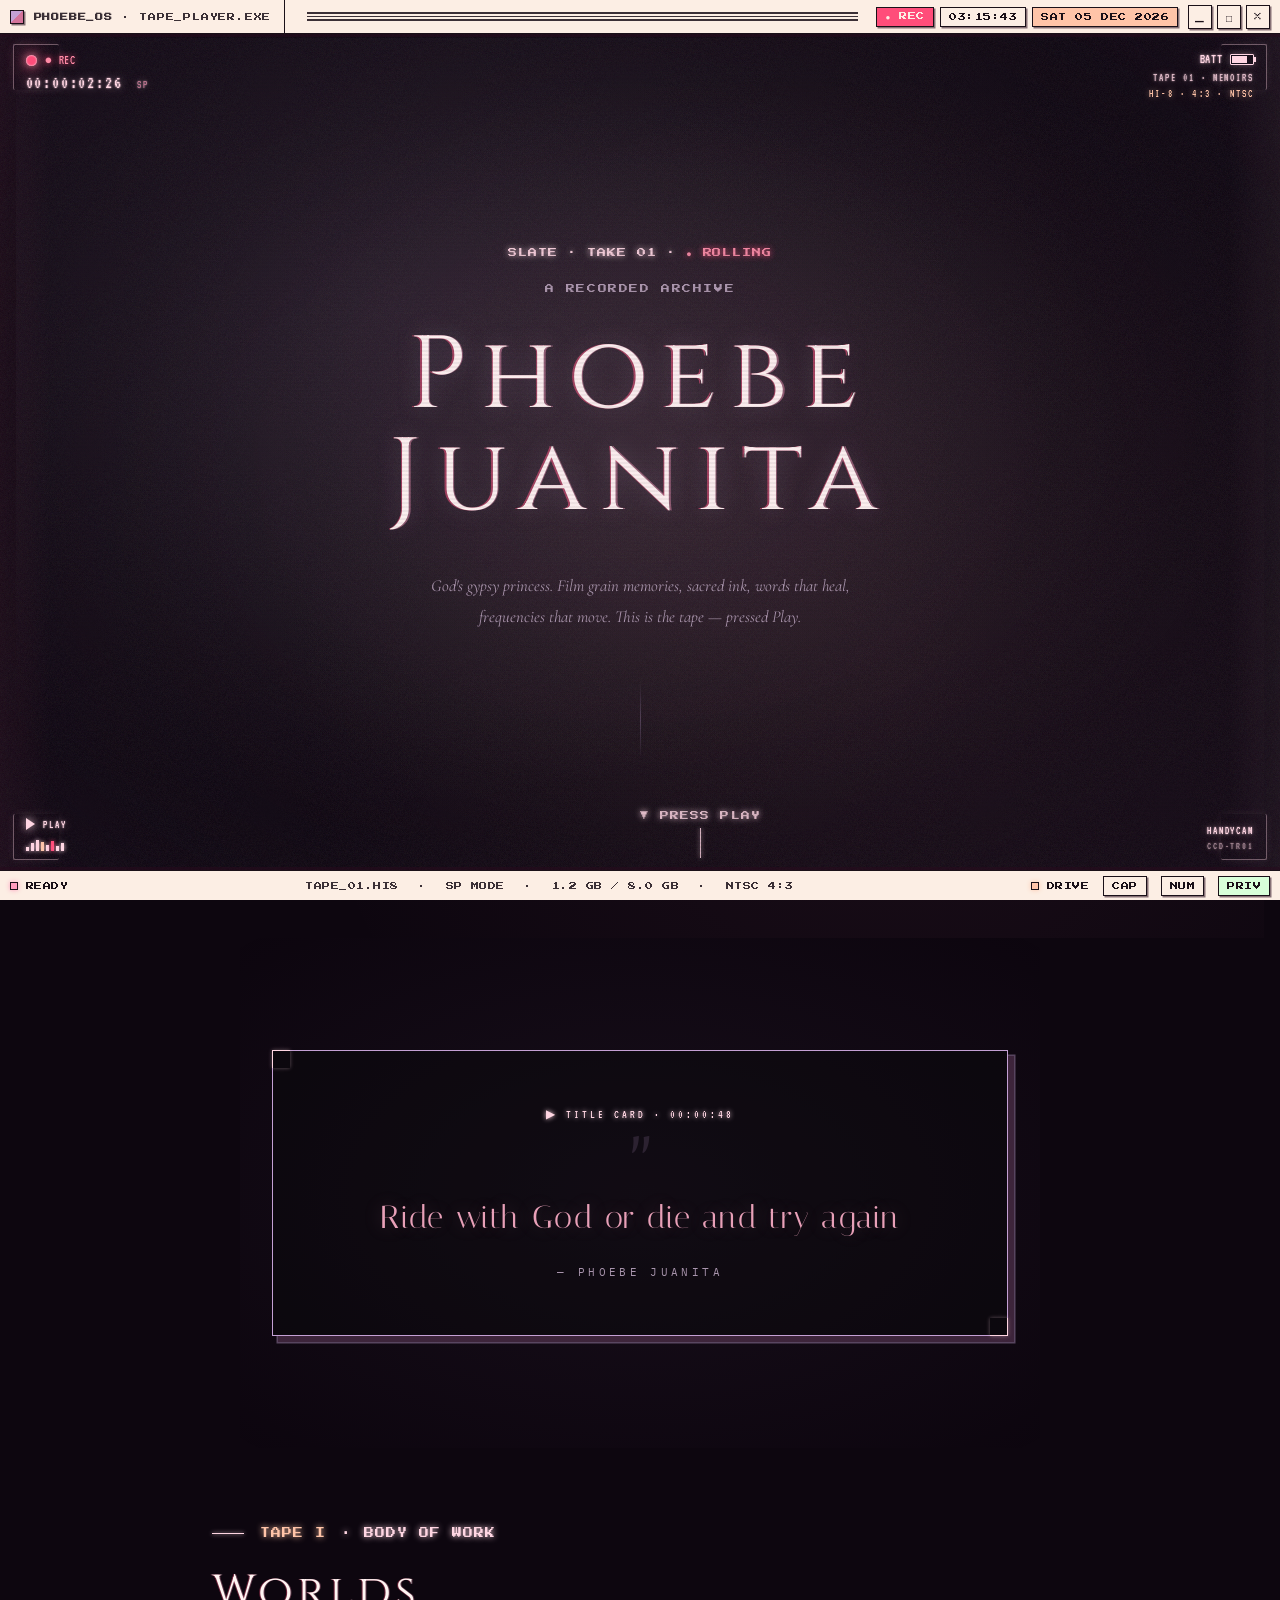
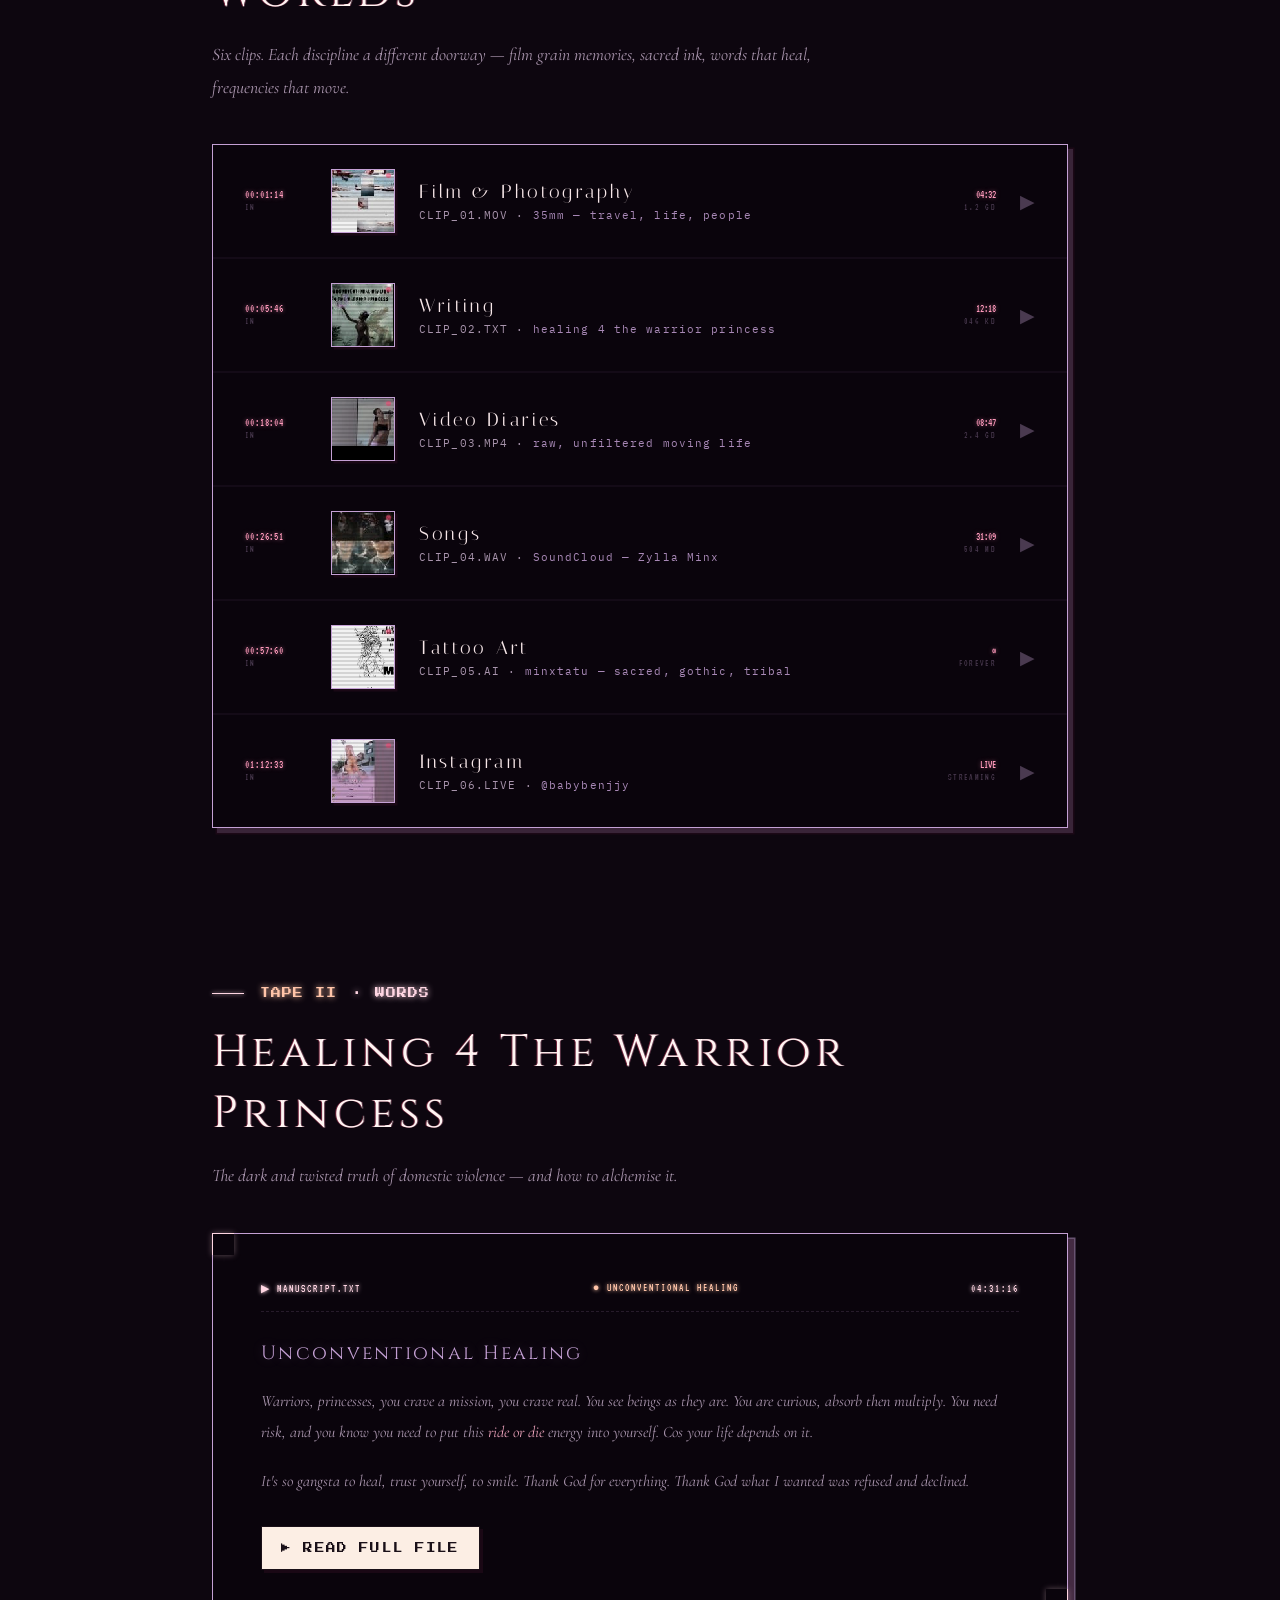
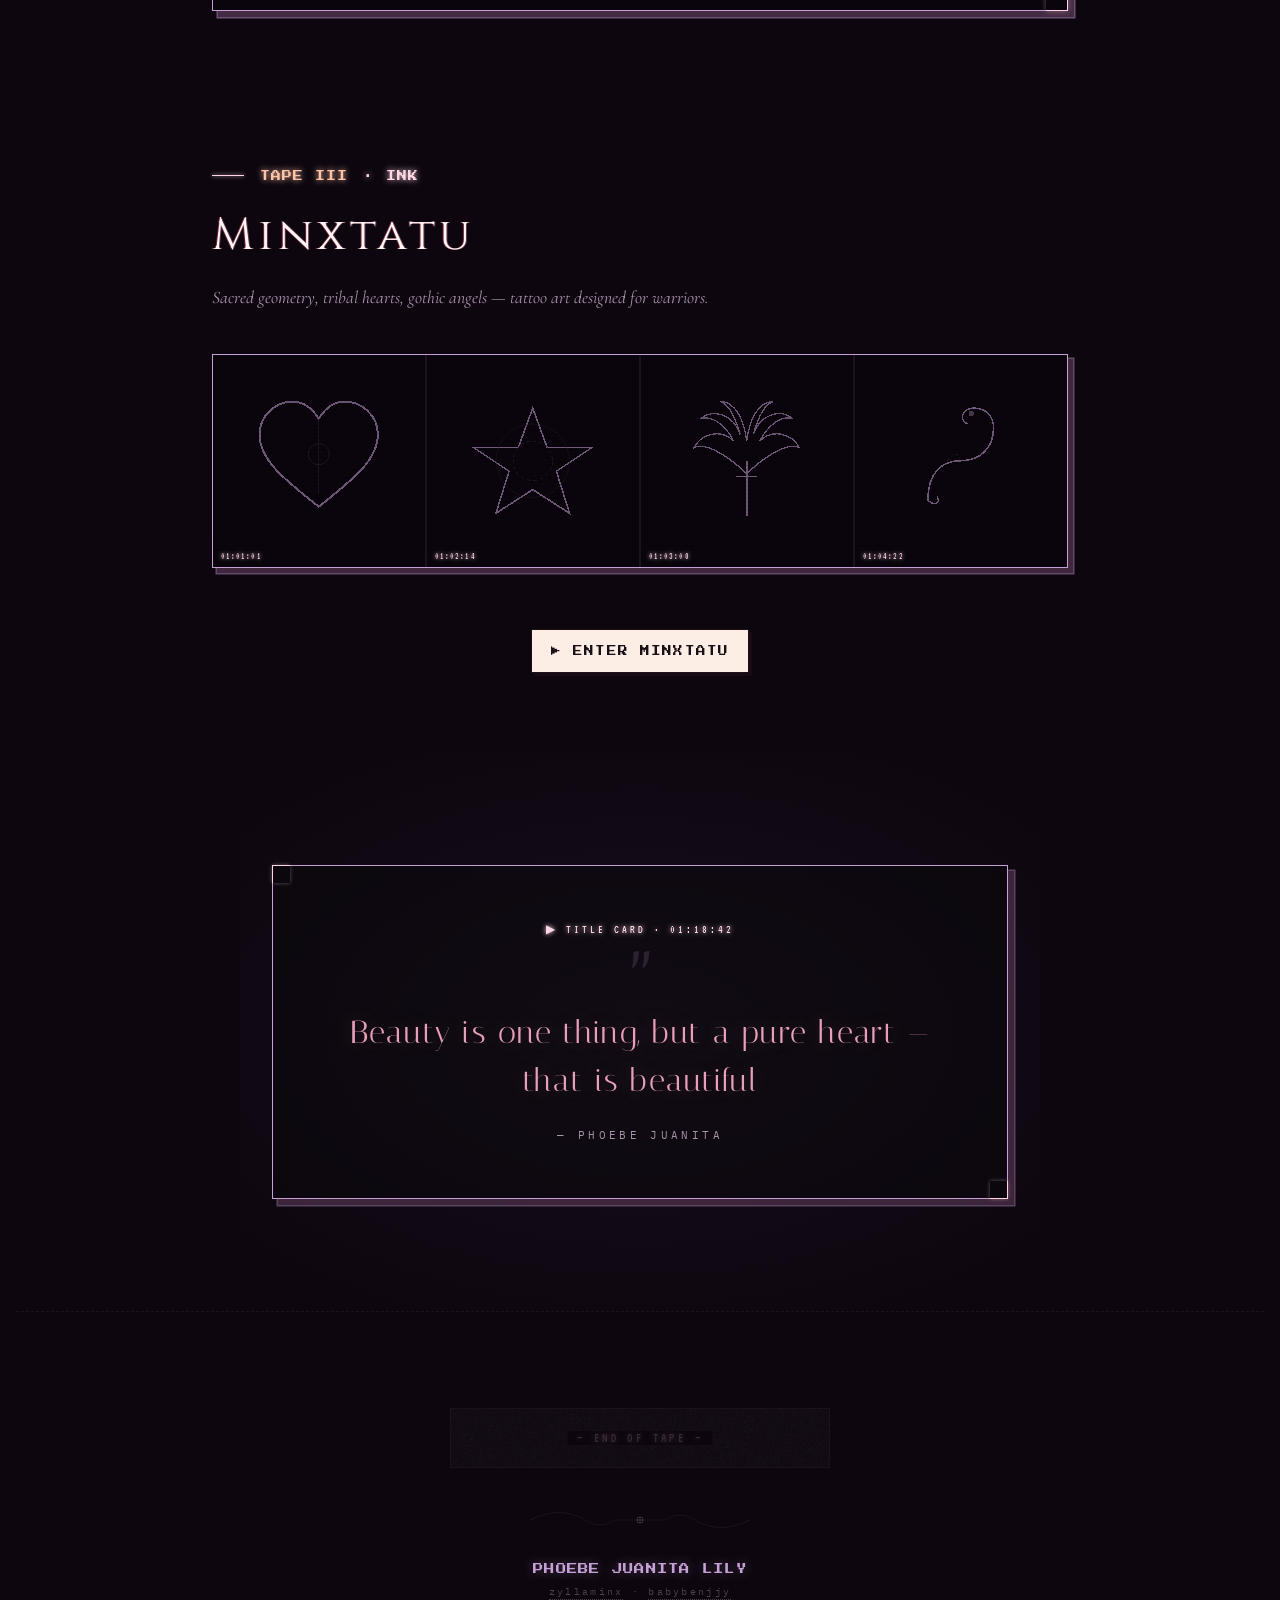
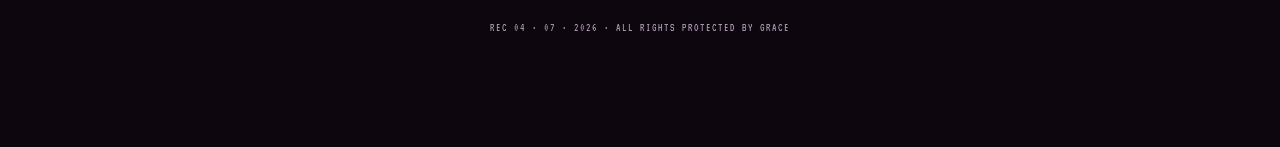
<file: index.html>
<!DOCTYPE html>
<html lang="en">
<head>
<meta charset="UTF-8">
<meta name="viewport" content="width=device-width, initial-scale=1.0">
<title>PHOEBE_OS — TAPE_PLAYER.EXE — TAPE_01.HI8</title>
<link href="https://fonts.googleapis.com/css2?family=VT323&family=Press+Start+2P&family=Cinzel:wght@400;700&family=Cormorant+Garamond:ital,wght@0,300;0,400;0,600;1,300;1,400&family=Italiana&family=IBM+Plex+Mono:wght@300;400;500&display=swap" rel="stylesheet">
<style>
  *,*::before,*::after{
    margin:0;padding:0;box-sizing:border-box;
  }
  /* PIXEL CURSOR — pulled from PixelTalk. Scoped to body so user
     system cursor preferences (large/inverted/high-contrast) still
     apply on interactive elements + assistive overlays. */
  body{
    cursor:url("data:image/svg+xml;utf8,%3Csvg xmlns='http://www.w3.org/2000/svg' width='10' height='16' viewBox='0 0 10 16'%3E%3Cimage width='10' height='16' image-rendering='pixelated' xlink:href='[data-uri]' xmlns:xlink='http://www.w3.org/1999/xlink'/%3E%3C/svg%3E"),auto;
  }
  a,button,[role="button"],input,select,textarea,label,.clip,.os-btn,.ms-cta,.pm-btn{cursor:pointer}
  input[type="text"],input[type="email"],textarea{cursor:text}

  /* ════════════════════════════════════════════════════
     A11Y — skip link, focus rings, reduced motion, hit-area
     ════════════════════════════════════════════════════ */
  .skip-link{
    position:fixed;
    top:-100px;
    left:8px;
    z-index:99999;
    background:var(--phosphor);
    color:var(--tape-black);
    font-family:'Press Start 2P',monospace;
    font-size:10px;
    padding:10px 14px;
    border:2px solid var(--tape-black);
    box-shadow:3px 3px 0 var(--os-shadow);
    text-decoration:none;
    letter-spacing:0.08em;
    text-transform:uppercase;
    transition:top 0.15s ease-out;
  }
  .skip-link:focus{top:8px}
  .skip-link:focus-visible{outline:2px solid var(--tape-black);outline-offset:2px}


  a:focus-visible,
  button:focus-visible,
  [role="button"]:focus-visible,
  .clip:focus-visible,
  .os-btn:focus-visible,
  .ms-cta:focus-visible,
  .pm-btn:focus-visible{
    outline:2px solid var(--phosphor);
    outline-offset:3px;
    box-shadow:0 0 12px rgba(255,214,227,0.55);
    border-radius:1px;
  }
  @media (prefers-reduced-motion: reduce){
    *,*::before,*::after{
      animation-duration:0.01ms !important;
      animation-iteration-count:1 !important;
      transition-duration:0.01ms !important;
      scroll-behavior:auto !important;
    }
    body{cursor:auto !important}
    a,button,[role="button"],input,select,textarea,label,.clip,.os-btn,.ms-cta,.pm-btn{cursor:pointer !important}
  }

  :root{
    /* tape palette — HANDYCAM for a warrior princess.
       Feminized from the original cold-mint HUD to a blush phosphor.
       Tape-blacks warmed to aubergine so the vignette glows pink, not green. */
    --tape-black: #0d060f;      /* warm aubergine-black */
    --tape-deep:  #0a040c;      /* deeper aubergine */
    --tape-bezel: #150a18;      /* violet-plum bezel */
    --crt-cream:  #f6e6e8;      /* slightly warmer CRT paper */
    --crt-glow:   #fff5f3;      /* candle glow */
    /* BLUSH PHOSPHOR — the main HUD color.
       Same role as old mint but in warm rose-pearl. All the HUD / tape-labels
       / corner brackets / focus ring / VU bars / skip-link inherit this. */
    --phosphor:   #ffd6e3;      /* blush-pearl (replaces mint HUD) */
    --phosphor-d: #ff9abc;      /* saturated rose accent */
    /* REC — warmed from cold fire-engine red to a rose-coral */
    --rec-red:    #ff4d7a;
    --rec-glow:   #ff8aa6;
    --lavender:   #c4a0d4;
    --pink:       #d4739a;
    --rose:       #e8a0b8;
    --gold:       #e8c0a0;      /* rose-gold instead of brass */
    --muted:      #a894ac;      /* warmer muted (was cool purple-gray) */
    --dim:        #4a3a50;
    /* HUD accent — peach-rose instead of military amber */
    --hud-amber:  #ffc4a8;
    /* PIXEL OS CHROME — peachier cream for the window frame */
    --os-cream:   #fceee4;
    --os-paper:   #faf0e8;
    --os-tertiary:#c9b8b1;
    --os-ink:     #1a1018;      /* plum-ink */
    --os-shadow:  rgba(40,12,30,0.55);  /* wine-tinted shadow */
  }

  html{scroll-behavior:smooth;background:#000}
  body{
    background:var(--tape-black);
    color:var(--crt-cream);
    font-family:'Cormorant Garamond',Georgia,serif;
    overflow-x:hidden;
    min-height:100vh;
    position:relative;
    image-rendering:pixelated;
    /* leave room for the OS bars */
    padding-top:38px;
    padding-bottom:34px;
  }
  /* keep type smooth (we only want pixels on chrome) */
  .stage,.hero,section,footer,.title-card-frame,.ms-frame{image-rendering:auto}

  ::selection{background:var(--lavender);color:var(--os-ink)}

  /* ════════════════════════════════════════════════════
     PIXEL OS CHROME — top + bottom bars (PixelTalk-inspired)
     ════════════════════════════════════════════════════ */
  .os-bar{
    position:fixed;
    left:0;right:0;
    z-index:10000;
    background:var(--os-cream);
    color:var(--os-ink);
    border-color:var(--os-ink);
    font-family:'Press Start 2P',monospace;
    font-size:9px;
    letter-spacing:0.06em;
    display:flex;
    align-items:center;
    height:34px;
    padding:0 10px;
    image-rendering:pixelated;
  }
  .os-bar.top{
    top:0;
    border-bottom:1.5px solid var(--os-ink);
    box-shadow:0 3px 0 var(--os-shadow);
    height:34px;
  }
  .os-bar.bot{
    bottom:0;
    border-top:1.5px solid var(--os-ink);
    box-shadow:0 -3px 0 var(--os-shadow);
    height:30px;
    font-size:8px;
  }

  /* OS title bar — left chunk = logo + EXE */
  .os-logo{
    display:flex;
    align-items:center;
    gap:0.6rem;
    padding-right:0.8rem;
    margin-right:0.6rem;
    border-right:1.5px solid var(--os-ink);
    height:100%;
  }
  .os-logo .glyph{
    display:inline-block;
    width:14px;height:14px;
    background:
      linear-gradient(135deg, var(--lavender) 50%, var(--pink) 50%);
    border:1.5px solid var(--os-ink);
    box-shadow:1.5px 1.5px 0 var(--os-shadow);
  }
  .os-exe{font-size:8px;letter-spacing:0.1em;opacity:0.85}
  .os-exe b{color:var(--os-ink)}

  /* spacer rows — the :::::: bars from PixelTalk */
  .os-spacer{
    flex:1;
    display:flex;
    flex-direction:column;
    gap:2px;
    justify-content:center;
    height:18px;
    margin:0 0.8rem;
    opacity:0.85;
  }
  .os-spacer i{
    display:block;
    width:100%;
    height:1.5px;
    background:var(--os-ink);
  }

  /* window control buttons */
  .os-controls{
    display:flex;
    gap:5px;
    margin-left:0.6rem;
  }
  .os-btn{
    width:24px;height:24px;
    border:1.5px solid var(--os-ink);
    background:var(--os-cream);
    box-shadow:1.5px 1.5px 0 var(--os-shadow);
    display:flex;
    align-items:center;
    justify-content:center;
    font-family:'Press Start 2P',monospace;
    font-size:10px;
    color:var(--os-ink);
    text-decoration:none;
    line-height:1;
    padding:0;
    transition:transform 0.05s, background 0.05s;
    pointer-events:auto;
    position:relative;
  }
  /* invisible 44×44 hit-area for touch (WCAG 2.5.5) */
  .os-btn::before{
    content:"";
    position:absolute;
    inset:-10px;
    min-width:44px;
    min-height:44px;
    /* keep centered when inset is asymmetric due to small button */
    left:50%;top:50%;
    width:44px;height:44px;
    transform:translate(-50%,-50%);
  }
  .os-btn:hover{background:var(--lavender)}
  .os-btn:active{transform:translate(1.5px,1.5px);box-shadow:0 0 0 var(--os-shadow)}
  .os-btn[data-action="close"]:hover{background:var(--rec-red);color:var(--os-cream)}

  /* OS pill chips for time + date */
  .os-chip{
    height:20px;
    display:flex;
    align-items:center;
    padding:0 8px;
    border:1.5px solid var(--os-ink);
    background:var(--os-cream);
    font-family:'Press Start 2P',monospace;
    font-size:8px;
    margin-left:6px;
    box-shadow:1.5px 1.5px 0 var(--os-shadow);
  }
  .os-chip.amber{background:var(--hud-amber)}
  .os-chip.live{background:var(--rec-red);color:var(--os-cream)}

  /* clickable private-dashboard chip — discreet easter egg */
  a.os-chip.priv{
    background:#d8ffd9;
    color:var(--os-ink);
    text-decoration:none;
    position:relative;
    cursor:pointer;
    transition:background .12s ease, transform .12s ease, box-shadow .12s ease;
  }
  a.os-chip.priv:hover{
    background:#bcffbf;
    transform:translate(-1px,-1px);
    box-shadow:2.5px 2.5px 0 var(--os-shadow);
  }
  a.os-chip.priv:focus-visible{
    outline:2px solid var(--phosphor);
    outline-offset:3px;
  }
  a.os-chip.priv::before{
    content:"";
    position:absolute;
    top:50%;left:50%;
    width:max(100%,44px);
    height:max(100%,44px);
    transform:translate(-50%,-50%);
  }
  @media (prefers-reduced-motion: reduce){
    a.os-chip.priv{transition:none}
    a.os-chip.priv:hover{transform:none}
  }

  /* bottom status bar */
  .os-status-left{
    display:flex;
    align-items:center;
    gap:0.5rem;
    height:100%;
  }
  .os-status-mid{
    flex:1;
    display:flex;
    align-items:center;
    justify-content:center;
    gap:1.2rem;
    opacity:0.85;
  }
  .os-status-right{
    display:flex;
    align-items:center;
    gap:0.5rem;
  }
  .os-led{
    display:inline-block;
    width:8px;height:8px;
    border:1.2px solid var(--os-ink);
    background:var(--phosphor-d);
    box-shadow:0 0 5px var(--phosphor-d);
    animation:ledBlink 2.4s steps(2) infinite;
  }
  .os-led.amber{background:var(--hud-amber);box-shadow:0 0 5px var(--hud-amber);animation-duration:1.4s}
  @keyframes ledBlink{
    0%,40%{opacity:1}
    50%,100%{opacity:0.25}
  }

  /* ════════════════════════════════════════════════════
     MINIMIZED TASKBAR PILL
     ════════════════════════════════════════════════════ */
  body.minimized .stage,
  body.minimized .crt-scanlines,
  body.minimized .crt-vignette,
  body.minimized .crt-chroma,
  body.minimized .crt-grain,
  body.minimized .crt-tracking,
  body.minimized .vf-corner,
  body.minimized .vf-focus,
  body.minimized .hud{
    visibility:hidden;
    opacity:0;
    transition:opacity 0.3s, visibility 0s 0.3s;
  }
  body.minimized{
    background:#000;
    overflow:hidden;
    height:100vh;
  }
  body.minimized::before{
    content:'';
    position:fixed;inset:0;
    background:
      radial-gradient(ellipse at 50% 50%, rgba(196,160,212,0.04), transparent 70%),
      #000;
    pointer-events:none;
  }

  .taskbar{
    position:fixed;
    bottom:50%;
    left:50%;
    transform:translate(-50%, 50%);
    z-index:10002;
    display:none;
    flex-direction:column;
    align-items:center;
    gap:1.5rem;
    pointer-events:auto;
  }
  body.minimized .taskbar{display:flex}

  .taskbar-screen{
    font-family:'Press Start 2P',monospace;
    font-size:11px;
    color:var(--phosphor);
    text-shadow:0 0 10px var(--phosphor);
    text-align:center;
    line-height:2;
    letter-spacing:0.1em;
    opacity:0;
    animation:taskbarIn 0.5s 0.3s forwards;
  }
  .taskbar-screen .dim{color:var(--dim);text-shadow:none;font-size:9px}
  @keyframes taskbarIn{
    from{opacity:0;transform:translateY(8px)}
    to  {opacity:1;transform:translateY(0)}
  }

  .taskbar-pill{
    display:flex;
    align-items:center;
    gap:0.7rem;
    padding:0.7rem 1.1rem;
    background:var(--os-cream);
    color:var(--os-ink);
    border:1.5px solid var(--os-ink);
    box-shadow:3px 3px 0 var(--os-shadow);
    font-family:'Press Start 2P',monospace;
    font-size:9px;
    text-decoration:none;
    transition:all 0.05s;
    opacity:0;
    animation:taskbarIn 0.5s 0.5s forwards;
  }
  .taskbar-pill:hover{background:var(--lavender)}
  .taskbar-pill:active{transform:translate(3px,3px);box-shadow:0 0 0 var(--os-shadow)}
  .taskbar-pill .glyph{
    display:inline-block;
    width:14px;height:14px;
    background:linear-gradient(135deg, var(--lavender) 50%, var(--pink) 50%);
    border:1.5px solid var(--os-ink);
  }
  .taskbar-pill .blink{
    display:inline-block;
    width:7px;height:7px;
    background:var(--rec-red);
    border:1px solid var(--os-ink);
    animation:recBlink 1.4s infinite;
  }

  /* ════════════════════════════════════════════════════
     CLOSE CONFIRMATION MODAL — PixelTalk-style window
     ════════════════════════════════════════════════════ */
  .pixel-modal{
    position:fixed;
    inset:0;
    z-index:10003;
    display:none;
    align-items:center;
    justify-content:center;
    background:rgba(0,0,0,0.55);
    backdrop-filter:blur(2px);
    -webkit-backdrop-filter:blur(2px);
    animation:modalFade 0.2s ease-out;
  }
  .pixel-modal.show{display:flex}
  @keyframes modalFade{
    from{opacity:0}
    to  {opacity:1}
  }

  .pixel-modal-window{
    background:var(--os-cream);
    color:var(--os-ink);
    border:1.5px solid var(--os-ink);
    box-shadow:6px 6px 0 var(--os-shadow);
    width:min(380px, 88vw);
    font-family:'Press Start 2P',monospace;
    image-rendering:pixelated;
    animation:modalScale 0.25s cubic-bezier(0.2,0.9,0.3,1.2);
  }
  @keyframes modalScale{
    from{transform:scale(0.92);opacity:0}
    to  {transform:scale(1);opacity:1}
  }

  .pixel-modal-header{
    display:flex;
    align-items:center;
    padding:6px 8px;
    background:var(--lavender);
    border-bottom:1.5px solid var(--os-ink);
    font-size:8px;
    letter-spacing:0.08em;
  }
  .pixel-modal-header .title{flex:1;text-align:center}
  .pixel-modal-header .close-x{
    width:16px;height:16px;
    border:1.5px solid var(--os-ink);
    background:var(--os-cream);
    display:flex;
    align-items:center;
    justify-content:center;
    font-size:7px;
    cursor:pointer;
    box-shadow:1.5px 1.5px 0 var(--os-shadow);
  }
  .pixel-modal-header .close-x:hover{background:var(--rec-red);color:var(--os-cream)}

  .pixel-modal-body{
    padding:1.5rem 1.4rem;
    text-align:center;
  }
  .pixel-modal-body .icon{
    display:inline-block;
    width:40px;height:40px;
    border:1.5px solid var(--os-ink);
    background:var(--rose);
    color:var(--os-ink);
    margin-bottom:1rem;
    font-family:'Cormorant Garamond',serif;
    font-size:26px;
    line-height:36px;
    box-shadow:2px 2px 0 var(--os-shadow);
  }
  .pixel-modal-body p{
    font-size:9px;
    line-height:1.8;
    letter-spacing:0.06em;
    margin-bottom:0.5rem;
  }
  .pixel-modal-body .small{
    font-size:7px;
    color:rgba(24,20,26,0.65);
    margin-top:0.6rem;
    letter-spacing:0.05em;
  }

  .pixel-modal-actions{
    display:flex;
    gap:0.6rem;
    justify-content:center;
    padding:0 1.4rem 1.4rem;
  }
  .pm-btn{
    position:relative;
    font-family:'Press Start 2P',monospace;
    font-size:8px;
    padding:14px 18px;
    border:1.5px solid var(--os-ink);
    background:var(--os-cream);
    color:var(--os-ink);
    cursor:pointer;
    box-shadow:3px 3px 0 var(--os-shadow);
    letter-spacing:0.08em;
    text-decoration:none;
    transition:all 0.05s;
  }
  /* invisible 44×44 minimum hit-area (WCAG 2.5.5) */
  .pm-btn::before{
    content:"";
    position:absolute;
    top:50%;left:50%;
    width:max(100%,44px);
    height:max(100%,44px);
    transform:translate(-50%,-50%);
  }
  .pm-btn:hover{background:var(--lavender)}
  .pm-btn.danger:hover{background:var(--rec-red);color:var(--os-cream)}
  .pm-btn:active{transform:translate(3px,3px);box-shadow:0 0 0 var(--os-shadow)}

  /* ════════════════════════════════════════════════════
     EJECT TAPE — CRT shutdown sequence
     ════════════════════════════════════════════════════ */
  .crt-eject{
    position:fixed;
    inset:0;
    z-index:10010;
    background:#000;
    pointer-events:auto;
    display:none;
    flex-direction:column;
    justify-content:center;
    align-items:center;
    color:var(--phosphor);
    font-family:'Press Start 2P',monospace;
    font-size:12px;
    text-shadow:0 0 8px var(--phosphor);
    letter-spacing:0.12em;
    text-align:center;
    line-height:2;
  }
  body.ejecting{overflow:hidden}
  body.ejecting .crt-eject{display:flex;animation:crtOff 2.6s forwards}
  @keyframes crtOff{
    /* phase 1: scrunch the active site like a CRT collapsing */
    0%   {background:#000}
    /* phase 2: white horizontal line briefly */
    65%  {background:#000}
    72%  {background:#000}
    100% {background:#000}
  }

  .eject-stages{display:flex;flex-direction:column;align-items:center;gap:0.9rem}
  .eject-stages .line{opacity:0;animation:bootLine 0.4s forwards}
  .eject-stages .line:nth-child(1){animation-delay:0.05s}
  .eject-stages .line:nth-child(2){animation-delay:0.45s;color:var(--hud-amber);text-shadow:0 0 6px var(--hud-amber)}
  .eject-stages .line:nth-child(3){animation-delay:0.85s;color:var(--rec-glow);text-shadow:0 0 6px var(--rec-red)}
  .eject-stages .line:nth-child(4){animation-delay:1.3s}
  .eject-stages .line:nth-child(5){animation-delay:1.8s;color:var(--dim);text-shadow:none}

  /* the CRT collapse — shrink to a horizontal line then a dot */
  body.ejecting .stage,
  body.ejecting .hud,
  body.ejecting .vf-corner,
  body.ejecting .vf-focus,
  body.ejecting .crt-scanlines,
  body.ejecting .crt-vignette,
  body.ejecting .crt-chroma,
  body.ejecting .crt-grain,
  body.ejecting .crt-tracking,
  body.ejecting .os-bar{
    transform-origin:center;
    animation:crtCollapse 0.9s cubic-bezier(0.6,0,0.4,1) forwards;
  }
  @keyframes crtCollapse{
    0%   {transform:scaleY(1) scaleX(1);opacity:1;filter:brightness(1)}
    35%  {transform:scaleY(0.04) scaleX(1.01);opacity:1;filter:brightness(1.6)}
    55%  {transform:scaleY(0.04) scaleX(0.02);opacity:1;filter:brightness(2.2)}
    75%  {transform:scaleY(0.005) scaleX(0.005);opacity:0.85}
    100% {transform:scaleY(0) scaleX(0);opacity:0}
  }

  /* ════════════════════════════════════════════════════
     CRT VIEWFINDER STACK — fixed overlays
     ════════════════════════════════════════════════════ */

  /* 1. SCANLINES — softened from 0.18 → 0.11 (less harsh CRT). */
  .crt-scanlines{
    position:fixed;inset:0;z-index:9990;pointer-events:none;
    background:repeating-linear-gradient(
      to bottom,
      rgba(0,0,0,0) 0px,
      rgba(0,0,0,0) 2px,
      rgba(24,10,22,0.11) 3px,
      rgba(0,0,0,0) 4px
    );
    mix-blend-mode:multiply;
  }

  /* 2. CRT VIGNETTE — softer falloff, warm aubergine instead of pure black,
        with a lavender-pink inner glow for ambient bloom. */
  .crt-vignette{
    position:fixed;inset:0;z-index:9991;pointer-events:none;
    background:
      radial-gradient(ellipse at 50% 50%, transparent 42%, rgba(18,8,22,0.35) 82%, rgba(18,8,22,0.72) 100%),
      radial-gradient(ellipse 900px 700px at 50% 45%, rgba(255,180,200,0.05) 0%, transparent 70%),
      radial-gradient(ellipse at 50% 50%, rgba(196,160,212,0.05) 0%, transparent 60%);
  }

  /* 3. SUBTLE CHROMA / RGB BLEED at edges */
  .crt-chroma{
    position:fixed;inset:0;z-index:9992;pointer-events:none;
    background:
      linear-gradient(90deg, rgba(255,77,122,0.05) 0%, transparent 4%, transparent 96%, rgba(255,180,200,0.05) 100%);
    mix-blend-mode:screen;
  }

  /* 4. GRAIN — analogue noise */
  .crt-grain{
    position:fixed;inset:0;z-index:9993;pointer-events:none;
    opacity:0.08;
    background-image:url("data:image/svg+xml,%3Csvg viewBox='0 0 256 256' xmlns='http://www.w3.org/2000/svg'%3E%3Cfilter id='n'%3E%3CfeTurbulence type='fractalNoise' baseFrequency='1.4' numOctaves='3' stitchTiles='stitch'/%3E%3C/filter%3E%3Crect width='100%25' height='100%25' filter='url(%23n)' /%3E%3C/svg%3E");
    background-size:180px;
    animation:grainShift 0.6s steps(4) infinite;
  }
  @keyframes grainShift{
    0%  {transform:translate(0,0)}
    25% {transform:translate(-2px,1px)}
    50% {transform:translate(1px,-1px)}
    75% {transform:translate(-1px,2px)}
    100%{transform:translate(0,0)}
  }

  /* 5. VHS TRACKING — soft pink shimmer band (was cool white/lavender). */
  .crt-tracking{
    position:fixed;inset:0;z-index:9994;pointer-events:none;
    overflow:hidden;
  }
  .crt-tracking::before{
    content:'';
    position:absolute;
    left:0;right:0;
    height:6px;
    background:linear-gradient(to bottom,
      transparent,
      rgba(255,214,227,0.055),
      rgba(212,115,154,0.08),
      rgba(255,214,227,0.04),
      transparent);
    filter:blur(0.6px);
    animation:tracking 9s linear infinite;
  }
  @keyframes tracking{
    0%  {top:-10%}
    100%{top:110%}
  }

  /* 6. POWER-ON FLICKER + PIXEL BOOT TEXT */
  .crt-boot{
    position:fixed;inset:0;z-index:10001;
    background:#000;
    pointer-events:none;
    display:flex;
    flex-direction:column;
    justify-content:center;
    align-items:flex-start;
    padding:3rem 2.5rem;
    font-family:'Press Start 2P',monospace;
    font-size:10px;
    color:var(--phosphor);
    text-shadow:0 0 6px var(--phosphor);
    line-height:1.9;
    letter-spacing:0.05em;
    animation:bootFade 3.4s 0.2s forwards;
    overflow:hidden;
  }
  .crt-boot .boot-line{opacity:0;animation:bootLine 0.4s forwards}
  .crt-boot .boot-line:nth-child(1){animation-delay:0.1s}
  .crt-boot .boot-line:nth-child(2){animation-delay:0.4s}
  .crt-boot .boot-line:nth-child(3){animation-delay:0.7s}
  .crt-boot .boot-line:nth-child(4){animation-delay:1.0s}
  .crt-boot .boot-line:nth-child(5){animation-delay:1.4s;color:var(--hud-amber);text-shadow:0 0 6px var(--hud-amber)}
  .crt-boot .boot-line:nth-child(6){animation-delay:1.8s}
  .crt-boot .boot-line:nth-child(7){animation-delay:2.2s;color:var(--rec-glow);text-shadow:0 0 6px var(--rec-red)}
  @keyframes bootLine{
    from{opacity:0;transform:translateX(-4px)}
    to  {opacity:1;transform:translateX(0)}
  }
  @keyframes bootFade{
    0%  {opacity:1}
    80% {opacity:1}
    88% {opacity:0;background:#fff}
    90% {opacity:1;background:#000}
    94% {opacity:0;background:#aaa}
    96% {opacity:0.6;background:#000}
    100%{opacity:0;visibility:hidden}
  }

  /* ════════════════════════════════════════════════════
     VIEWFINDER HUD — REC, TIMECODE, BATT, VU, PLAY
     ════════════════════════════════════════════════════ */

  .hud{
    position:fixed;
    z-index:9995;
    pointer-events:none;
    font-family:'VT323','IBM Plex Mono',monospace;
    color:var(--phosphor);
    text-shadow:0 0 8px rgba(255,214,227,0.5), 0 0 2px rgba(255,214,227,0.9);
    font-size:14px;
    letter-spacing:0.05em;
  }

  /* TOP-LEFT — REC + TIMECODE — sits below OS top bar */
  .hud-tl{
    top:calc(34px + 1.2rem);
    left:1.6rem;
    display:flex;
    flex-direction:column;
    gap:0.35rem;
  }
  .hud-rec{
    display:flex;
    align-items:center;
    gap:0.5rem;
    font-size:13px;
  }
  .rec-dot{
    width:11px;height:11px;
    border-radius:50%;
    background:var(--rec-red);
    box-shadow:0 0 10px var(--rec-glow), 0 0 22px var(--rec-red), 0 0 2px #fff inset;
    animation:recBlink 1.4s ease-in-out infinite;
  }
  @keyframes recBlink{
    0%,100% {opacity:1;transform:scale(1)}
    50%     {opacity:0.35;transform:scale(0.92)}
  }
  .hud-rec span{color:var(--rec-glow);text-shadow:0 0 6px var(--rec-red)}
  .hud-tc{font-size:18px;letter-spacing:0.1em}
  .hud-tc small{font-size:11px;color:var(--phosphor-d);opacity:0.7;margin-left:6px}

  /* TOP-RIGHT — BATT + TAPE + MODE */
  .hud-tr{
    top:calc(34px + 1.2rem);
    right:1.6rem;
    display:flex;
    flex-direction:column;
    align-items:flex-end;
    gap:0.35rem;
    font-size:13px;
  }
  .hud-batt{display:flex;align-items:center;gap:0.5rem}
  .batt-icon{
    width:24px;height:11px;
    border:1.5px solid var(--phosphor);
    border-radius:1px;
    position:relative;
    padding:1px;
    box-shadow:0 0 6px rgba(255,214,227,0.35);
  }
  .batt-icon::after{
    content:'';
    position:absolute;
    right:-3px;top:2px;
    width:2px;height:5px;
    background:var(--phosphor);
  }
  .batt-fill{
    height:100%;
    background:var(--phosphor);
    box-shadow:0 0 4px var(--phosphor) inset;
    width:74%;
    animation:battDrain 18s linear infinite;
  }
  @keyframes battDrain{
    0%   {width:78%}
    100% {width:62%}
  }
  .hud-tape{font-size:11px;letter-spacing:0.18em;opacity:0.85}
  .hud-mode{font-size:11px;letter-spacing:0.2em;color:var(--hud-amber);text-shadow:0 0 6px rgba(255,196,168,0.6)}

  /* BOTTOM-LEFT — PLAY status + VU */
  .hud-bl{
    bottom:calc(30px + 1.2rem);
    left:1.6rem;
    display:flex;
    flex-direction:column;
    gap:0.4rem;
    font-size:11px;
    letter-spacing:0.18em;
  }
  .hud-play{display:flex;align-items:center;gap:0.5rem}
  .play-tri{
    width:0;height:0;
    border-left:9px solid var(--phosphor);
    border-top:6px solid transparent;
    border-bottom:6px solid transparent;
    filter:drop-shadow(0 0 4px var(--phosphor));
  }
  .vu{
    display:flex;
    gap:2px;
    align-items:flex-end;
    height:14px;
  }
  .vu span{
    display:block;
    width:3px;
    background:var(--phosphor);
    box-shadow:0 0 4px var(--phosphor);
    animation:vuBars 0.8s ease-in-out infinite;
  }
  .vu span:nth-child(1){height:30%;animation-delay:0.0s}
  .vu span:nth-child(2){height:55%;animation-delay:0.1s}
  .vu span:nth-child(3){height:80%;animation-delay:0.05s}
  .vu span:nth-child(4){height:65%;animation-delay:0.2s;background:var(--hud-amber);box-shadow:0 0 4px var(--hud-amber)}
  .vu span:nth-child(5){height:45%;animation-delay:0.15s}
  .vu span:nth-child(6){height:70%;animation-delay:0.25s;background:var(--rec-red);box-shadow:0 0 4px var(--rec-red)}
  .vu span:nth-child(7){height:35%;animation-delay:0.3s}
  .vu span:nth-child(8){height:55%;animation-delay:0.1s}
  @keyframes vuBars{
    0%,100%{transform:scaleY(0.6)}
    50%    {transform:scaleY(1.15)}
  }

  /* BOTTOM-RIGHT — DEVICE TAG */
  .hud-br{
    bottom:calc(30px + 1.2rem);
    right:1.6rem;
    display:flex;
    flex-direction:column;
    align-items:flex-end;
    gap:0.3rem;
    font-size:11px;
    letter-spacing:0.18em;
  }
  .hud-br .small{opacity:0.6;font-size:10px}

  /* ════════════════════════════════════════════════════
     VIEWFINDER CORNER BRACKETS — delicate, not targeting
     Soft 1px blush strokes, lower opacity, smaller footprint.
     ════════════════════════════════════════════════════ */
  .vf-corner{
    position:fixed;
    width:46px;height:46px;
    border:1px solid var(--phosphor);
    z-index:9994;
    pointer-events:none;
    opacity:0.38;
    box-shadow:0 0 10px rgba(255,214,227,0.22);
    border-radius:2px; /* microscopic radius softens the right-angle */
  }
  .vf-corner.tl{top:calc(34px + 0.6rem);left:0.8rem;border-right:none;border-bottom:none}
  .vf-corner.tr{top:calc(34px + 0.6rem);right:0.8rem;border-left:none;border-bottom:none}
  .vf-corner.bl{bottom:calc(30px + 0.6rem);left:0.8rem;border-right:none;border-top:none}
  .vf-corner.br{bottom:calc(30px + 0.6rem);right:0.8rem;border-left:none;border-top:none}

  /* center autofocus — a soft aperture BLOOM instead of a sniper reticle.
     Four thin petals + a tiny pearl dot, fading in every 12s like a camera
     re-acquiring focus. Much gentler than the original crosshair. */
  .vf-focus{
    position:fixed;
    top:50%;left:50%;
    width:96px;height:96px;
    transform:translate(-50%,-50%);
    z-index:9994;
    pointer-events:none;
    opacity:0;
    animation:focusBlink 12s ease-in-out infinite;
  }
  /* tiny pearl at dead-center */
  .vf-focus::before{
    content:'';
    position:absolute;
    top:50%;left:50%;
    width:5px;height:5px;
    border-radius:50%;
    background:var(--phosphor);
    box-shadow:0 0 8px rgba(255,214,227,0.65);
    transform:translate(-50%,-50%);
  }
  /* soft outer bloom ring */
  .vf-focus::after{
    content:'';
    position:absolute;
    inset:0;
    border-radius:50%;
    border:1px solid rgba(255,214,227,0.35);
    box-shadow:0 0 18px rgba(255,214,227,0.12) inset;
  }
  /* four aperture petals — delicate ticks at N/E/S/W */
  .vf-focus i{
    position:absolute;
    width:1px;height:10px;
    background:var(--phosphor);
    box-shadow:0 0 6px rgba(255,214,227,0.55);
    opacity:0.8;
  }
  .vf-focus i:nth-child(1){top:6px;left:50%;transform:translateX(-50%)}
  .vf-focus i:nth-child(2){right:6px;top:50%;transform:translateY(-50%) rotate(90deg)}
  .vf-focus i:nth-child(3){bottom:6px;left:50%;transform:translateX(-50%)}
  .vf-focus i:nth-child(4){left:6px;top:50%;transform:translateY(-50%) rotate(90deg)}
  @keyframes focusBlink{
    0%,8%,100%{opacity:0}
    1%,5%     {opacity:0.55}
  }

  /* ════════════════════════════════════════════════════
     CONTENT FRAME — sit inside the viewfinder
     ════════════════════════════════════════════════════ */
  .stage{
    position:relative;
    z-index:1;
    padding:0 1rem;
  }

  /* ════════════════════════════════════════════════════
     HERO — POWER ON
     ════════════════════════════════════════════════════ */
  .hero{
    min-height:100vh;
    display:flex;
    flex-direction:column;
    align-items:center;
    justify-content:center;
    position:relative;
    text-align:center;
    padding:5rem 2rem 3rem;
  }

  .hero::before{
    content:'';
    position:absolute;
    inset:0;
    background:
      radial-gradient(ellipse 700px 500px at 30% 30%, rgba(196,160,212,0.10), transparent),
      radial-gradient(ellipse 600px 600px at 70% 70%, rgba(212,115,154,0.07), transparent),
      radial-gradient(ellipse 400px 400px at 50% 50%, rgba(201,169,110,0.04), transparent);
    z-index:0;
  }

  .hero-content{position:relative;z-index:1;max-width:680px}

  .hero-slate{
    font-family:'Press Start 2P',monospace;
    font-size:9px;
    letter-spacing:0.1em;
    color:var(--phosphor);
    text-shadow:0 0 6px var(--phosphor);
    margin-bottom:1.5rem;
    opacity:0;
    animation:slateIn 0.6s 3.8s forwards;
  }
  .hero-slate span{color:var(--rec-glow);text-shadow:0 0 6px var(--rec-red)}

  .hero-tag{
    font-family:'Press Start 2P',monospace;
    font-size:0.55rem;
    letter-spacing:0.18em;
    text-transform:uppercase;
    color:var(--muted);
    margin-bottom:2rem;
    opacity:0;
    animation:fadeUp 1s 4.1s forwards;
  }

  .hero-name{
    font-family:'Cinzel',serif;
    font-size:clamp(2.6rem,9vw,6.4rem);
    font-weight:400;
    letter-spacing:0.14em;
    line-height:1;
    color:var(--crt-glow);
    margin-bottom:0.4em;
    opacity:0;
    animation:nameIn 1.4s 4.3s forwards;
    text-shadow:
      -1.5px 0 rgba(255,77,122,0.55),
      1.5px 0 rgba(255,154,188,0.45),
      0 0 24px rgba(196,160,212,0.25);
  }
  @keyframes nameIn{
    0%  {opacity:0;transform:translateY(20px) scale(1.06);filter:blur(8px)}
    40% {opacity:1;filter:blur(0)}
    100%{opacity:1;transform:translateY(0) scale(1);filter:blur(0)}
  }

  .hero-sub{
    font-family:'Italiana',serif;
    font-size:clamp(1rem,3vw,1.7rem);
    color:var(--lavender);
    letter-spacing:0.3em;
    font-weight:400;
    opacity:0;
    animation:fadeUp 1.2s 4.8s forwards;
    text-shadow:0 0 14px rgba(196,160,212,0.4);
  }

  .hero-bio{
    max-width:480px;
    margin:2.5rem auto 0;
    font-size:1.05rem;
    line-height:1.85;
    color:var(--muted);
    font-style:italic;
    opacity:0;
    animation:fadeUp 1.2s 5.1s forwards;
  }

  .hero-divider{
    width:1px;
    height:80px;
    background:linear-gradient(to bottom,transparent,var(--dim),transparent);
    margin:3rem auto 0;
    opacity:0;
    animation:fadeUp 1.2s 5.4s forwards;
  }

  .scroll-hint{
    position:absolute;
    bottom:5rem;
    left:50%;
    transform:translateX(-50%);
    display:flex;
    flex-direction:column;
    align-items:center;
    gap:0.5rem;
    opacity:0;
    animation:fadeUp 1.2s 5.7s forwards;
  }
  .scroll-hint span{
    font-family:'Press Start 2P',monospace;
    font-size:0.55rem;
    letter-spacing:0.12em;
    text-transform:uppercase;
    color:var(--phosphor);
    text-shadow:0 0 6px var(--phosphor);
  }
  .scroll-arrow{
    width:1px;height:30px;
    background:var(--phosphor);
    box-shadow:0 0 4px var(--phosphor);
    animation:pulseDown 2s infinite;
  }
  @keyframes pulseDown{
    0%,100%{opacity:0.4;transform:scaleY(1)}
    50%    {opacity:1;transform:scaleY(1.4);transform-origin:top}
  }

  @keyframes fadeUp{
    from{opacity:0;transform:translateY(20px)}
    to  {opacity:1;transform:translateY(0)}
  }
  @keyframes slateIn{
    from{opacity:0}
    to  {opacity:0.95}
  }

  /* ════════════════════════════════════════════════════
     SECTION
     ════════════════════════════════════════════════════ */
  section{
    padding:5rem 2rem;
    max-width:920px;
    margin:0 auto;
    position:relative;
  }

  /* TAPE LABEL — top of each section */
  .tape-label{
    display:flex;
    align-items:center;
    gap:1rem;
    margin-bottom:1.5rem;
    font-family:'Press Start 2P',monospace;
    font-size:0.62rem;
    letter-spacing:0.1em;
    color:var(--phosphor);
    text-shadow:0 0 6px var(--phosphor);
  }
  .tape-label::before{
    content:'';
    width:32px;height:1px;
    background:var(--phosphor);
    box-shadow:0 0 4px var(--phosphor);
  }
  .tape-label .tag{color:var(--hud-amber);text-shadow:0 0 6px var(--hud-amber)}

  .section-title{
    font-family:'Cinzel',serif;
    font-size:clamp(1.6rem,4vw,2.8rem);
    font-weight:400;
    letter-spacing:0.1em;
    color:var(--crt-glow);
    margin-bottom:1rem;
    text-shadow:
      -1px 0 rgba(255,77,122,0.40),
      1px 0 rgba(255,154,188,0.35);
  }

  .section-desc{
    font-size:1.1rem;
    line-height:1.85;
    color:var(--muted);
    max-width:600px;
    font-style:italic;
  }

  /* ════════════════════════════════════════════════════
     QUOTE — TITLE CARD
     ════════════════════════════════════════════════════ */
  .quote-section{
    text-align:center;
    padding:7rem 2rem;
    position:relative;
    max-width:800px;
    margin:0 auto;
  }
  .quote-section::before{
    content:'';
    position:absolute;
    inset:0;
    background:radial-gradient(ellipse 600px 350px at 50% 50%, rgba(196,160,212,0.06), transparent);
  }
  .title-card-frame{
    position:relative;
    padding:3.5rem 2rem;
    border:1.5px solid var(--lavender);
    background:rgba(8,8,12,0.4);
    box-shadow:6px 6px 0 var(--os-shadow), 6px 6px 0 1.5px rgba(196,160,212,0.4);
  }
  .title-card-frame::before,
  .title-card-frame::after{
    content:'';
    position:absolute;
    width:18px;height:18px;
    border:1px solid var(--phosphor);
    box-shadow:0 0 4px rgba(255,214,227,0.35);
  }
  .title-card-frame::before{top:-1px;left:-1px;border-right:none;border-bottom:none}
  .title-card-frame::after{bottom:-1px;right:-1px;border-left:none;border-top:none}
  .quote-meta{
    font-family:'VT323',monospace;
    font-size:0.75rem;
    letter-spacing:0.25em;
    color:var(--phosphor);
    text-shadow:0 0 5px var(--phosphor);
    margin-bottom:1.5rem;
  }
  .quote-mark{
    font-family:'Cinzel',serif;
    font-size:5rem;
    color:var(--dim);
    line-height:0.6;
    opacity:0.5;
  }
  .quote-text{
    font-family:'Italiana',serif;
    font-size:clamp(1.3rem,3.2vw,2rem);
    color:var(--rose);
    max-width:620px;
    margin:0 auto 1.5rem;
    line-height:1.5;
    letter-spacing:0.04em;
    text-shadow:0 0 18px rgba(232,160,184,0.25);
  }
  .quote-attr{
    font-family:'IBM Plex Mono',monospace;
    font-size:0.7rem;
    letter-spacing:0.3em;
    text-transform:uppercase;
    color:var(--muted);
  }

  /* ════════════════════════════════════════════════════
     CLIP CARDS — each link is a recorded clip
     ════════════════════════════════════════════════════ */
  .clips{
    margin-top:2.5rem;
    display:grid;
    grid-template-columns:1fr;
    gap:2px;
    border:1.5px solid var(--lavender);
    background:rgba(196,160,212,0.04);
    box-shadow:5px 5px 0 rgba(196,160,212,0.18), 5px 5px 0 1.5px var(--os-shadow);
  }

  .clip{
    display:grid;
    grid-template-columns:auto auto 1fr auto auto;
    align-items:center;
    gap:1.5rem;
    padding:1.5rem 2rem;
    background:var(--tape-deep);
    text-decoration:none;
    color:var(--crt-cream);
    position:relative;
    overflow:hidden;
    transition:all 0.4s cubic-bezier(0.23,1,0.32,1);
    cursor:pointer;
  }

  .clip::before{
    content:'';
    position:absolute;
    left:0;top:0;
    width:0;height:100%;
    background:linear-gradient(90deg,rgba(196,160,212,0.10),rgba(196,160,212,0.02) 60%,transparent);
    transition:width 0.55s cubic-bezier(0.23,1,0.32,1);
  }
  .clip:hover::before{width:100%}
  .clip:hover .clip-title{color:var(--lavender);text-shadow:0 0 12px rgba(196,160,212,0.5)}
  .clip:hover .clip-arrow{color:var(--rec-glow);text-shadow:0 0 6px var(--rec-red);transform:translateX(4px)}
  .clip:hover .clip-thumb{border-color:var(--phosphor);box-shadow:0 0 12px rgba(255,214,227,0.30)}
  .clip:hover .clip-rec{opacity:1}

  /* timecode IN/OUT column */
  .clip-tc{
    font-family:'VT323',monospace;
    font-size:11px;
    letter-spacing:0.08em;
    color:var(--phosphor-d);
    text-shadow:0 0 4px rgba(255,154,188,0.6);
    line-height:1.4;
    min-width:62px;
    z-index:1;
  }
  .clip-tc small{display:block;color:var(--dim);text-shadow:none;font-size:9px;letter-spacing:0.15em}

  /* film thumbnail */
  .clip-thumb{
    width:64px;height:64px;
    border:1.5px solid var(--lavender);
    background:var(--tape-bezel);
    display:flex;
    align-items:center;
    justify-content:center;
    position:relative;
    overflow:hidden;
    transition:all 0.4s;
    z-index:1;
    box-shadow:2.5px 2.5px 0 var(--os-shadow);
    image-rendering:pixelated;
  }
  .clip-thumb img{
    width:100%;height:100%;
    object-fit:cover;
    image-rendering:pixelated;
    filter:contrast(1.1) saturate(0.85) brightness(0.95);
    transition:filter 0.4s;
  }
  .clip:hover .clip-thumb img{filter:contrast(1.15) saturate(1) brightness(1.05)}
  .clip-thumb svg{width:62%;height:62%;image-rendering:pixelated;shape-rendering:crispEdges}
  .clip-thumb::after{
    content:'';
    position:absolute;
    inset:0;
    background:repeating-linear-gradient(to bottom, transparent 0, transparent 2px, rgba(0,0,0,0.25) 3px, transparent 4px);
    pointer-events:none;
  }
  .clip-rec{
    position:absolute;
    top:3px;right:3px;
    width:5px;height:5px;
    border-radius:50%;
    background:var(--rec-red);
    box-shadow:0 0 4px var(--rec-glow);
    opacity:0.6;
    animation:recBlink 1.4s infinite;
  }

  /* clip info */
  .clip-info{display:flex;flex-direction:column;gap:0.35rem;min-width:0;z-index:1}
  .clip-title{
    font-family:'Italiana',serif;
    font-size:1.2rem;
    letter-spacing:0.14em;
    transition:all 0.4s;
  }
  .clip-meta{
    font-family:'IBM Plex Mono',monospace;
    font-size:0.7rem;
    color:var(--muted);
    letter-spacing:0.1em;
  }
  .clip-meta em{color:var(--lavender);font-style:normal;opacity:0.85}

  /* duration / size column */
  .clip-stats{
    font-family:'VT323',monospace;
    font-size:11px;
    color:var(--phosphor-d);
    text-shadow:0 0 4px rgba(255,154,188,0.5);
    text-align:right;
    line-height:1.4;
    z-index:1;
  }
  .clip-stats small{display:block;color:var(--dim);text-shadow:none;font-size:9px;letter-spacing:0.15em}

  .clip-arrow{
    font-family:'VT323',monospace;
    font-size:1.2rem;
    color:var(--dim);
    transition:all 0.4s;
    z-index:1;
  }

  /* ════════════════════════════════════════════════════
     WRITING PREVIEW — manuscript on tape
     ════════════════════════════════════════════════════ */
  .ms-frame{
    margin-top:2.5rem;
    padding:3rem 3rem 2.5rem;
    border:1.5px solid var(--lavender);
    position:relative;
    background:var(--tape-deep);
    box-shadow:6px 6px 0 var(--os-shadow), 6px 6px 0 1.5px rgba(196,160,212,0.5);
  }
  .ms-frame::before,
  .ms-frame::after{
    content:'';
    position:absolute;
    width:22px;height:22px;
    border-color:var(--phosphor);
    border-style:solid;
    box-shadow:0 0 6px rgba(255,214,227,0.35);
  }
  .ms-frame::before{top:-1px;left:-1px;border-width:1px 0 0 1px}
  .ms-frame::after{bottom:-1px;right:-1px;border-width:0 1px 1px 0}

  .ms-bar{
    display:flex;
    justify-content:space-between;
    align-items:center;
    margin-bottom:1.8rem;
    padding-bottom:1rem;
    border-bottom:1px dashed rgba(196,160,212,0.15);
    font-family:'VT323',monospace;
    font-size:11px;
    letter-spacing:0.18em;
    color:var(--phosphor);
    text-shadow:0 0 4px var(--phosphor);
  }
  .ms-bar span:nth-child(2){color:var(--hud-amber);text-shadow:0 0 4px var(--hud-amber)}

  .ms-title{
    font-family:'Cinzel',serif;
    font-size:1.2rem;
    letter-spacing:0.12em;
    color:var(--lavender);
    margin-bottom:1.2rem;
    text-shadow:0 0 12px rgba(196,160,212,0.3);
  }

  .ms-text{
    font-size:1rem;
    line-height:1.95;
    color:var(--muted);
    font-style:italic;
  }
  .ms-text + .ms-text{margin-top:1.1rem}
  .ms-text em{color:var(--rose);font-style:italic}

  .ms-cta{
    display:inline-flex;
    align-items:center;
    min-height:44px;
    margin-top:1.8rem;
    font-family:'Press Start 2P',monospace;
    font-size:0.6rem;
    letter-spacing:0.12em;
    text-transform:uppercase;
    color:var(--os-ink);
    text-decoration:none;
    border:1.5px solid var(--os-ink);
    padding:0.85rem 1.2rem;
    transition:all 0.05s;
    background:var(--os-cream);
    box-shadow:3px 3px 0 var(--os-shadow);
    image-rendering:pixelated;
  }
  .ms-cta:hover{background:var(--lavender);color:var(--os-ink)}
  .ms-cta:active{transform:translate(3px,3px);box-shadow:0 0 0 var(--os-shadow)}

  /* ════════════════════════════════════════════════════
     INK GRID — tattoo cells
     ════════════════════════════════════════════════════ */
  .ink-grid{
    margin-top:2.5rem;
    display:grid;
    grid-template-columns:repeat(4,1fr);
    gap:2px;
    background:rgba(196,160,212,0.08);
    border:1.5px solid var(--lavender);
    box-shadow:5px 5px 0 var(--os-shadow), 5px 5px 0 1.5px rgba(196,160,212,0.45);
  }
  .ink-cell{
    aspect-ratio:1;
    background:var(--tape-deep);
    display:flex;
    align-items:center;
    justify-content:center;
    position:relative;
    overflow:hidden;
  }
  .ink-cell svg{
    width:62%;height:62%;
    opacity:0.55;
    transition:all 0.5s;
    image-rendering:pixelated;
    shape-rendering:crispEdges;
  }
  .ink-cell::after{
    content:'';
    position:absolute;
    inset:0;
    background:repeating-linear-gradient(to bottom, transparent 0, transparent 2px, rgba(0,0,0,0.18) 3px, transparent 4px);
    pointer-events:none;
  }
  .ink-cell::before{
    content:attr(data-tc);
    position:absolute;
    bottom:6px;left:8px;
    font-family:'VT323',monospace;
    font-size:9px;
    color:var(--phosphor);
    text-shadow:0 0 4px var(--phosphor);
    letter-spacing:0.12em;
    z-index:2;
  }
  .ink-cell:hover svg{opacity:0.95;transform:scale(1.06)}

  .ink-cta{
    text-align:center;
    margin-top:2rem;
  }

  /* ════════════════════════════════════════════════════
     END OF TAPE — footer
     ════════════════════════════════════════════════════ */
  footer{
    text-align:center;
    padding:6rem 2rem 5rem;
    border-top:1px dashed rgba(196,160,212,0.08);
    position:relative;
  }
  .end-static{
    height:60px;
    margin:0 auto 2rem;
    max-width:380px;
    background:url("data:image/svg+xml,%3Csvg viewBox='0 0 400 60' xmlns='http://www.w3.org/2000/svg'%3E%3Cfilter id='s'%3E%3CfeTurbulence type='fractalNoise' baseFrequency='3' numOctaves='2'/%3E%3C/filter%3E%3Crect width='100%25' height='100%25' filter='url(%23s)' opacity='0.4'/%3E%3C/svg%3E");
    opacity:0.18;
    border:1px solid rgba(255,214,227,0.20);
    position:relative;
  }
  .end-static::after{
    content:'— END OF TAPE —';
    position:absolute;
    top:50%;left:50%;
    transform:translate(-50%,-50%);
    font-family:'VT323',monospace;
    font-size:0.85rem;
    letter-spacing:0.25em;
    color:var(--phosphor);
    text-shadow:0 0 6px var(--phosphor);
    background:var(--tape-black);
    padding:0 0.6rem;
  }

  .ornament{
    display:block;
    margin:0 auto 1.5rem;
    width:220px;height:40px;
    opacity:0.4;
  }

  .footer-name{
    font-family:'Press Start 2P',monospace;
    font-size:0.65rem;
    letter-spacing:0.12em;
    color:var(--lavender);
    text-shadow:0 0 12px rgba(196,160,212,0.4);
  }
  .footer-sub{
    font-family:'IBM Plex Mono',monospace;
    font-size:0.65rem;
    letter-spacing:0.22em;
    color:rgba(138,122,142,0.5);
    margin-top:0.6rem;
  }
  .footer-sub a{
    color:inherit;
    text-decoration:none;
    border-bottom:1px dotted rgba(196,160,212,0.35);
    padding-bottom:1px;
    transition:color 0.3s ease, border-color 0.3s ease, text-shadow 0.3s ease;
  }
  .footer-sub a:hover,
  .footer-sub a:focus-visible{
    color:var(--lavender);
    border-bottom-color:var(--lavender);
    text-shadow:0 0 8px rgba(196,160,212,0.4);
  }
  .footer-meta{
    font-family:'VT323',monospace;
    font-size:0.7rem;
    letter-spacing:0.18em;
    color:var(--muted);
    margin-top:1.5rem;
  }

  /* ════════════════════════════════════════════════════
     SCROLL REVEAL
     ════════════════════════════════════════════════════ */
  .reveal{
    opacity:0;
    transform:translateY(30px);
    transition:all 0.9s cubic-bezier(0.23,1,0.32,1);
  }
  .reveal.visible{opacity:1;transform:translateY(0)}

  /* ════════════════════════════════════════════════════
     RESPONSIVE
     ════════════════════════════════════════════════════ */
  @media (max-width:780px){
    .clip{
      grid-template-columns:auto 1fr auto;
      gap:1rem;
      padding:1.2rem 1.4rem;
    }
    .clip-tc{display:none}
    .ink-grid{grid-template-columns:repeat(2,1fr)}
    .ms-frame{padding:2rem 1.5rem}
    section{padding:4rem 1.2rem}
    .vf-corner{width:36px;height:36px}
    .hud-tl,.hud-tr,.hud-bl,.hud-br{font-size:11px}
    .hud-tc{font-size:14px}
    /* compact OS chrome on mobile */
    .os-bar.top{height:30px;padding:0 6px;font-size:7px}
    .os-bar.bot{height:24px;padding:0 6px;font-size:6px}
    .os-bar .os-chip{font-size:6px;height:16px;padding:0 5px}
    .os-btn{width:18px;height:18px;font-size:7px}
    .os-status-mid{display:none}
    .os-exe{display:none}
    body{padding-top:34px;padding-bottom:28px}
    .hud-tl{top:calc(30px + 0.8rem);left:0.8rem}
    .hud-tr{top:calc(30px + 0.8rem);right:0.8rem}
    .hud-bl{bottom:calc(24px + 0.8rem);left:0.8rem}
    .hud-br{bottom:calc(24px + 0.8rem);right:0.8rem}
    .vf-corner.tl{top:calc(30px + 0.4rem)}
    .vf-corner.tr{top:calc(30px + 0.4rem)}
    .vf-corner.bl{bottom:calc(24px + 0.4rem)}
    .vf-corner.br{bottom:calc(24px + 0.4rem)}
  }

  @media (prefers-reduced-motion:reduce){
    *,*::before,*::after{animation-duration:0.01ms !important;animation-iteration-count:1 !important;transition-duration:0.01ms !important}
    .crt-grain,.crt-tracking::before,.rec-dot,.vu span,.crt-boot{animation:none !important}
    .crt-boot{display:none}
  }
</style>
</head>
<body>

<!-- skip link for keyboard / screen-reader users -->
<a href="#main" class="skip-link">Skip to main content</a>

<!-- ════════════════════════════════════════════
     PIXEL-OS TOP BAR — title chrome
     ════════════════════════════════════════════ -->
<header class="os-bar top" role="banner">
  <div class="os-logo">
    <span class="glyph"></span>
    <span class="os-exe"><b>PHOEBE_OS</b> · TAPE_PLAYER.EXE</span>
  </div>
  <div class="os-spacer" aria-hidden="true"><i></i><i></i><i></i></div>
  <div class="os-chip live" aria-label="Recording status">● REC</div>
  <div class="os-chip" id="os-clock" aria-live="off">22:10:48</div>
  <div class="os-chip amber" id="os-date">TUE 07 APR 2026</div>
  <div class="os-controls" role="group" aria-label="Window controls">
    <button class="os-btn" data-action="minimize" title="minimize" aria-label="Minimize window">_</button>
    <button class="os-btn" data-action="maximize" title="maximize / fullscreen" aria-label="Maximize / fullscreen">□</button>
    <button class="os-btn" data-action="close" title="eject tape" aria-label="Eject tape and exit">×</button>
  </div>
</header>

<!-- ════════════════════════════════════════════
     MINIMIZED TASKBAR (shown when minimized)
     ════════════════════════════════════════════ -->
<div class="taskbar" id="taskbar">
  <div class="taskbar-screen">
    PROGRAM MINIMIZED<br>
    <span class="dim">tape paused at current position</span>
  </div>
  <button class="taskbar-pill" data-action="restore">
    <span class="glyph"></span>
    <span>PHOEBE_OS</span>
    <span>·</span>
    <span>TAPE_PLAYER.EXE</span>
    <span class="blink"></span>
  </button>
  <div class="taskbar-screen" style="opacity:0.6;animation-delay:0.7s">
    <span class="dim">click pill to resume</span>
  </div>
</div>

<!-- ════════════════════════════════════════════
     CLOSE CONFIRMATION MODAL
     ════════════════════════════════════════════ -->
<div class="pixel-modal" id="closeModal" role="dialog" aria-modal="true" aria-labelledby="closeModalTitle">
  <div class="pixel-modal-window">
    <div class="pixel-modal-header">
      <div class="title" id="closeModalTitle">SYSTEM · EJECT TAPE?</div>
      <button class="close-x" data-action="dismiss-modal" aria-label="cancel">×</button>
    </div>
    <div class="pixel-modal-body">
      <div class="icon" aria-hidden="true">♥</div>
      <p>EJECT TAPE_01.HI8 ?</p>
      <p class="small">unsaved memories may be lost. recording will stop. tape will be powered off.</p>
    </div>
    <div class="pixel-modal-actions">
      <button class="pm-btn" data-action="dismiss-modal">CANCEL</button>
      <button class="pm-btn danger" data-action="confirm-close">EJECT ▶</button>
    </div>
  </div>
</div>

<!-- ════════════════════════════════════════════
     EJECT TAPE — CRT SHUTDOWN SCREEN
     ════════════════════════════════════════════ -->
<div class="crt-eject" id="ejectScreen">
  <div class="eject-stages">
    <div class="line">▶ STOPPING RECORDING...</div>
    <div class="line">● TAPE EJECTED</div>
    <div class="line">○ POWERING DOWN HANDYCAM...</div>
    <div class="line">·</div>
    <div class="line">— SEE YOU IN THE NEXT TAPE —</div>
  </div>
</div>

<!-- ════════════════════════════════════════════
     CRT VIEWFINDER STACK
     ════════════════════════════════════════════ -->
<div class="crt-boot">
  <div class="boot-line">PHOEBE_OS v1.0 — (C) GRACE INDUSTRIES 2026</div>
  <div class="boot-line">MEMORY OK · 640K · 1024 EXT</div>
  <div class="boot-line">DETECTING TAPE DRIVE........... [HI-8 OK]</div>
  <div class="boot-line">LOADING TAPE_PLAYER.EXE........ [DONE]</div>
  <div class="boot-line">MOUNTING TAPE_01.HI8 — MEMOIRS — 8.0 GB</div>
  <div class="boot-line">PRESS ANY KEY TO PLAY...</div>
  <div class="boot-line">▶ ROLLING ●</div>
</div>
<div class="crt-scanlines"></div>
<div class="crt-vignette"></div>
<div class="crt-chroma"></div>
<div class="crt-grain"></div>
<div class="crt-tracking"></div>

<!-- corner brackets + center focus -->
<div class="vf-corner tl"></div>
<div class="vf-corner tr"></div>
<div class="vf-corner bl"></div>
<div class="vf-corner br"></div>
<div class="vf-focus"><i></i><i></i><i></i><i></i></div>

<!-- HUD overlays -->
<div class="hud hud-tl">
  <div class="hud-rec">
    <div class="rec-dot"></div>
    <span>● REC</span>
  </div>
  <div class="hud-tc" id="timecode">00:00:00:00 <small>SP</small></div>
</div>

<div class="hud hud-tr">
  <div class="hud-batt">
    <span>BATT</span>
    <div class="batt-icon"><div class="batt-fill"></div></div>
  </div>
  <div class="hud-tape">TAPE 01 · MEMOIRS</div>
  <div class="hud-mode">HI-8 · 4:3 · NTSC</div>
</div>

<div class="hud hud-bl">
  <div class="hud-play">
    <div class="play-tri"></div>
    <span>PLAY</span>
  </div>
  <div class="vu" aria-hidden="true">
    <span></span><span></span><span></span><span></span>
    <span></span><span></span><span></span><span></span>
  </div>
</div>

<div class="hud hud-br">
  <div>HANDYCAM</div>
  <div class="small">CCD-TR81</div>
</div>

<!-- ════════════════════════════════════════════
     STAGE — main landmark
     ════════════════════════════════════════════ -->
<main class="stage" id="main">

  <!-- ╔═══════════════════════════════════╗ -->
  <!-- ║              HERO                 ║ -->
  <!-- ╚═══════════════════════════════════╝ -->
  <div class="hero">
    <div class="hero-content">
      <p class="hero-slate">SLATE · TAKE 01 · <span>● ROLLING</span></p>
      <p class="hero-tag">a recorded archive</p>
      <h1 class="hero-name">Phoebe Juanita</h1>
      <p class="hero-bio">
        God's gypsy princess. Film grain memories, sacred ink, words that heal,
        frequencies that move. This is the tape — pressed Play.
      </p>
      <div class="hero-divider"></div>
    </div>
    <div class="scroll-hint">
      <span>▼ press play</span>
      <div class="scroll-arrow"></div>
    </div>
  </div>

  <!-- ╔═══════════════════════════════════╗ -->
  <!-- ║         TITLE CARD QUOTE          ║ -->
  <!-- ╚═══════════════════════════════════╝ -->
  <div class="quote-section reveal">
    <div class="title-card-frame">
      <p class="quote-meta">▶ TITLE CARD · 00:00:48</p>
      <div class="quote-mark">"</div>
      <p class="quote-text">Ride with God or die and try again</p>
      <p class="quote-attr">— Phoebe Juanita</p>
    </div>
  </div>

  <!-- ╔═══════════════════════════════════╗ -->
  <!-- ║       TAPE I — WORLDS             ║ -->
  <!-- ╚═══════════════════════════════════╝ -->
  <section class="reveal">
    <div class="tape-label"><span class="tag">TAPE I</span><span>· BODY OF WORK</span></div>
    <h2 class="section-title">Worlds</h2>
    <p class="section-desc">
      Six clips. Each discipline a different doorway — film grain memories,
      sacred ink, words that heal, frequencies that move.
    </p>

    <div class="clips">

      <a class="clip" href="https://zyliaminx.my.canva.site/film" target="_blank" rel="noopener">
        <div class="clip-tc">00:01:14<small>IN</small></div>
        <div class="clip-thumb">
          <img src="img/thumb_film.jpg" alt="Vintage film strip — travel photographs">
          <div class="clip-rec"></div>
        </div>
        <div class="clip-info">
          <span class="clip-title">Film &amp; Photography</span>
          <span class="clip-meta">CLIP_01.MOV · <em>35mm — travel, life, people</em></span>
        </div>
        <div class="clip-stats">04:32<small>1.2 GB</small></div>
        <span class="clip-arrow">▶</span>
      </a>

      <a class="clip" href="healing-ebook/index.html">
        <div class="clip-tc">00:05:46<small>IN</small></div>
        <div class="clip-thumb">
          <img src="img/thumb_writing.jpg" alt="Unconventional Healing — warrior princess">
          <div class="clip-rec"></div>
        </div>
        <div class="clip-info">
          <span class="clip-title">Writing</span>
          <span class="clip-meta">CLIP_02.TXT · <em>healing 4 the warrior princess</em></span>
        </div>
        <div class="clip-stats">12:18<small>846 KB</small></div>
        <span class="clip-arrow">▶</span>
      </a>

      <a class="clip" href="https://zyliaminx.my.canva.site/videodiaries" target="_blank" rel="noopener">
        <div class="clip-tc">00:18:04<small>IN</small></div>
        <div class="clip-thumb">
          <img src="img/thumb_video.jpg" alt="Video diary — bedroom mirror moment">
          <div class="clip-rec"></div>
        </div>
        <div class="clip-info">
          <span class="clip-title">Video Diaries</span>
          <span class="clip-meta">CLIP_03.MP4 · <em>raw, unfiltered moving life</em></span>
        </div>
        <div class="clip-stats">08:47<small>2.4 GB</small></div>
        <span class="clip-arrow">▶</span>
      </a>

      <a class="clip" href="https://soundcloud.com/zylla-minx" target="_blank" rel="noopener">
        <div class="clip-tc">00:26:51<small>IN</small></div>
        <div class="clip-thumb">
          <img src="img/thumb_songs.jpg" alt="Live show — frequencies that move">
          <div class="clip-rec"></div>
        </div>
        <div class="clip-info">
          <span class="clip-title">Songs</span>
          <span class="clip-meta">CLIP_04.WAV · <em>SoundCloud — Zylla Minx</em></span>
        </div>
        <div class="clip-stats">31:09<small>584 MB</small></div>
        <span class="clip-arrow">▶</span>
      </a>

      <a class="clip" href="https://minxtatu.com" target="_blank" rel="noopener">
        <div class="clip-tc">00:57:60<small>IN</small></div>
        <div class="clip-thumb">
          <img src="img/thumb_tattoo.jpg" alt="MINX tatu — gothic warrior flashbook">
          <div class="clip-rec"></div>
        </div>
        <div class="clip-info">
          <span class="clip-title">Tattoo Art</span>
          <span class="clip-meta">CLIP_05.AI · <em>minxtatu — sacred, gothic, tribal</em></span>
        </div>
        <div class="clip-stats">∞<small>FOREVER</small></div>
        <span class="clip-arrow">▶</span>
      </a>

      <a class="clip" href="https://www.instagram.com/babybenjjy/" target="_blank" rel="noopener">
        <div class="clip-tc">01:12:33<small>IN</small></div>
        <div class="clip-thumb">
          <img src="img/thumb_ig.jpg" alt="Instagram profile — @babybenjjy">
          <div class="clip-rec"></div>
        </div>
        <div class="clip-info">
          <span class="clip-title">Instagram</span>
          <span class="clip-meta">CLIP_06.LIVE · <em>@babybenjjy</em></span>
        </div>
        <div class="clip-stats">LIVE<small>STREAMING</small></div>
        <span class="clip-arrow">▶</span>
      </a>

    </div>
  </section>

  <!-- ╔═══════════════════════════════════╗ -->
  <!-- ║       TAPE II — WORDS             ║ -->
  <!-- ╚═══════════════════════════════════╝ -->
  <section class="reveal">
    <div class="tape-label"><span class="tag">TAPE II</span><span>· WORDS</span></div>
    <h2 class="section-title">Healing 4 The Warrior Princess</h2>
    <p class="section-desc">
      The dark and twisted truth of domestic violence — and how to alchemise it.
    </p>

    <div class="ms-frame">
      <div class="ms-bar">
        <span>▶ MANUSCRIPT.TXT</span>
        <span>● UNCONVENTIONAL HEALING</span>
        <span>04:31:16</span>
      </div>

      <p class="ms-title">Unconventional Healing</p>

      <p class="ms-text">
        Warriors, princesses, you crave a mission, you crave real. You see beings as they are.
        You are curious, absorb then multiply. You need risk, and you know you need to put this
        <em>ride or die</em> energy into yourself. Cos your life depends on it.
      </p>

      <p class="ms-text">
        It's so gangsta to heal, trust yourself, to smile. Thank God for everything.
        Thank God what I wanted was refused and declined.
      </p>

      <a class="ms-cta" href="healing-ebook/index.html">▶ READ FULL FILE</a>
    </div>
  </section>

  <!-- ╔═══════════════════════════════════╗ -->
  <!-- ║       TAPE III — INK              ║ -->
  <!-- ╚═══════════════════════════════════╝ -->
  <section class="reveal">
    <div class="tape-label"><span class="tag">TAPE III</span><span>· INK</span></div>
    <h2 class="section-title">Minxtatu</h2>
    <p class="section-desc">
      Sacred geometry, tribal hearts, gothic angels — tattoo art designed for warriors.
    </p>

    <div class="ink-grid">
      <!-- Cell 1: Tribal heart -->
      <div class="ink-cell" data-tc="01:01:01">
        <svg viewBox="0 0 100 100" xmlns="http://www.w3.org/2000/svg">
          <path d="M50 85 C25 65 5 50 5 30 C5 15 18 5 30 5 C38 5 45 10 50 18 C55 10 62 5 70 5 C82 5 95 15 95 30 C95 50 75 65 50 85Z" fill="none" stroke="#c4a0d4" stroke-width="1.5"/>
          <line x1="50" y1="18" x2="50" y2="75" stroke="#3a2e3e" stroke-width="0.5"/>
          <circle cx="50" cy="45" r="8" fill="none" stroke="#3a2e3e" stroke-width="0.5"/>
        </svg>
      </div>

      <!-- Cell 2: Star tribal -->
      <div class="ink-cell" data-tc="01:02:14">
        <svg viewBox="0 0 100 100" xmlns="http://www.w3.org/2000/svg">
          <polygon points="50,10 61,40 95,40 68,58 78,90 50,72 22,90 32,58 5,40 39,40" fill="none" stroke="#c4a0d4" stroke-width="1.2"/>
          <circle cx="50" cy="50" r="15" fill="none" stroke="#3a2e3e" stroke-width="0.5" stroke-dasharray="3,2"/>
          <circle cx="50" cy="50" r="28" fill="none" stroke="#3a2e3e" stroke-width="0.3"/>
        </svg>
      </div>

      <!-- Cell 3: Wings + cross -->
      <div class="ink-cell" data-tc="01:03:08">
        <svg viewBox="0 0 100 100" xmlns="http://www.w3.org/2000/svg">
          <path d="M50 60 C40 50 20 35 10 40 C15 30 30 25 40 35 C35 25 25 15 15 18 C25 10 40 15 45 30 C42 20 38 8 30 5 C42 5 48 20 50 35" fill="none" stroke="#c4a0d4" stroke-width="1"/>
          <path d="M50 60 C60 50 80 35 90 40 C85 30 70 25 60 35 C65 25 75 15 85 18 C75 10 60 15 55 30 C58 20 62 8 70 5 C58 5 52 20 50 35" fill="none" stroke="#c4a0d4" stroke-width="1"/>
          <line x1="50" y1="50" x2="50" y2="92" stroke="#c4a0d4" stroke-width="1.2"/>
          <line x1="42" y1="62" x2="58" y2="62" stroke="#c4a0d4" stroke-width="1.2"/>
        </svg>
      </div>

      <!-- Cell 4: Serpent -->
      <div class="ink-cell" data-tc="01:04:22">
        <svg viewBox="0 0 100 100" xmlns="http://www.w3.org/2000/svg">
          <path d="M25 80 C25 60 35 50 50 50 C65 50 75 40 75 25 C75 15 68 10 60 10 C52 10 48 18 55 22" fill="none" stroke="#c4a0d4" stroke-width="1.2"/>
          <circle cx="58" cy="14" r="2" fill="#c4a0d4" opacity="0.6"/>
          <path d="M25 80 C30 85 35 82 32 77" fill="none" stroke="#c4a0d4" stroke-width="1"/>
          <path d="M40 50 C42 45 48 42 50 50" fill="none" stroke="#3a2e3e" stroke-width="0.5" stroke-dasharray="2,2"/>
        </svg>
      </div>
    </div>

    <div class="ink-cta">
      <a class="ms-cta" href="https://minxtatu.com" target="_blank" rel="noopener">▶ ENTER MINXTATU</a>
    </div>
  </section>

  <!-- ╔═══════════════════════════════════╗ -->
  <!-- ║         CLOSING TITLE CARD        ║ -->
  <!-- ╚═══════════════════════════════════╝ -->
  <div class="quote-section reveal">
    <div class="title-card-frame">
      <p class="quote-meta">▶ TITLE CARD · 01:18:42</p>
      <div class="quote-mark">"</div>
      <p class="quote-text">Beauty is one thing, but a pure heart — that is beautiful</p>
      <p class="quote-attr">— Phoebe Juanita</p>
    </div>
  </div>

  <!-- ╔═══════════════════════════════════╗ -->
  <!-- ║              FOOTER               ║ -->
  <!-- ╚═══════════════════════════════════╝ -->
  <footer>
    <div class="end-static"></div>
    <svg class="ornament" viewBox="0 0 220 40" xmlns="http://www.w3.org/2000/svg">
      <path d="M0 20 Q30 5 55 20 Q70 30 85 20 L135 20 Q150 10 165 20 Q190 35 220 20" fill="none" stroke="#3a2e3e" stroke-width="0.8"/>
      <circle cx="110" cy="20" r="3" fill="none" stroke="#c4a0d4" stroke-width="0.8"/>
      <circle cx="110" cy="20" r="1" fill="#c4a0d4"/>
    </svg>
    <p class="footer-name">PHOEBE JUANITA LILY</p>
    <p class="footer-sub">
      <a href="https://www.instagram.com/zyllaminx/" target="_blank" rel="noopener" aria-label="Instagram — @zyllaminx">zyllaminx</a>
      ·
      <a href="https://www.instagram.com/babybenjjy/" target="_blank" rel="noopener" aria-label="Instagram — @babybenjjy">babybenjjy</a>
    </p>
    <p class="footer-meta">REC 04 · 07 · 2026 · ALL RIGHTS PROTECTED BY GRACE</p>
  </footer>

</main>

<!-- ════════════════════════════════════════════
     PIXEL-OS BOTTOM STATUS BAR
     ════════════════════════════════════════════ -->
<div class="os-bar bot" role="contentinfo" aria-label="System status">
  <div class="os-status-left">
    <span class="os-led"></span>
    <span>READY</span>
  </div>
  <div class="os-status-mid">
    <span>TAPE_01.HI8</span>
    <span>·</span>
    <span>SP MODE</span>
    <span>·</span>
    <span>1.2 GB / 8.0 GB</span>
    <span>·</span>
    <span>NTSC 4:3</span>
  </div>
  <div class="os-status-right">
    <span class="os-led amber"></span>
    <span>DRIVE</span>
    <span class="os-chip">CAP</span>
    <span class="os-chip">NUM</span>
    <a href="dashboard/" class="os-chip priv" aria-label="Open private career dashboard (sign-in required)">PRIV</a>
  </div>
</div>

<!-- ════════════════════════════════════════════
     SCRIPT
     ════════════════════════════════════════════ -->
<script>
// LIVE TIMECODE — looks like a real camcorder
(function(){
  const tc = document.getElementById('timecode');
  if(!tc) return;
  const start = Date.now();
  function update(){
    const elapsed = Math.floor((Date.now() - start) / 1000);
    const h = String(Math.floor(elapsed / 3600)).padStart(2,'0');
    const m = String(Math.floor((elapsed % 3600) / 60)).padStart(2,'0');
    const s = String(elapsed % 60).padStart(2,'0');
    const f = String(Math.floor((Date.now() % 1000) / 33.33)).padStart(2,'0'); // 30fps frames
    tc.innerHTML = `${h}:${m}:${s}:${f} <small>SP</small>`;
  }
  setInterval(update, 33);
  update();
})();

// LIVE OS CLOCK + DATE chips (PixelTalk-style)
(function(){
  const clock = document.getElementById('os-clock');
  const date  = document.getElementById('os-date');
  if(!clock || !date) return;
  const days = ['SUN','MON','TUE','WED','THU','FRI','SAT'];
  const months = ['JAN','FEB','MAR','APR','MAY','JUN','JUL','AUG','SEP','OCT','NOV','DEC'];
  function tick(){
    const d = new Date();
    const hh = String(d.getHours()).padStart(2,'0');
    const mm = String(d.getMinutes()).padStart(2,'0');
    const ss = String(d.getSeconds()).padStart(2,'0');
    clock.textContent = `${hh}:${mm}:${ss}`;
    date.textContent = `${days[d.getDay()]} ${String(d.getDate()).padStart(2,'0')} ${months[d.getMonth()]} ${d.getFullYear()}`;
  }
  setInterval(tick, 1000);
  tick();
})();

// SCROLL REVEAL
const observer = new IntersectionObserver((entries)=>{
  entries.forEach(e=>{
    if(e.isIntersecting) e.target.classList.add('visible');
  });
},{threshold:0.1, rootMargin:'0px 0px -40px 0px'});
document.querySelectorAll('.reveal').forEach(el=>observer.observe(el));

// STAGGER CLIPS ON REVEAL
const clipsObs = new IntersectionObserver((entries)=>{
  entries.forEach(e=>{
    if(e.isIntersecting){
      const items = e.target.querySelectorAll('.clip');
      items.forEach((item, i)=>{
        item.style.opacity = '0';
        item.style.transform = 'translateY(15px)';
        item.style.transition = `all 0.6s ${i*0.09}s cubic-bezier(0.23,1,0.32,1)`;
        requestAnimationFrame(()=>{
          requestAnimationFrame(()=>{
            item.style.opacity = '1';
            item.style.transform = 'translateY(0)';
          });
        });
      });
      clipsObs.unobserve(e.target);
    }
  });
},{threshold:0.15});
document.querySelectorAll('.clips').forEach(el=>clipsObs.observe(el));

// OCCASIONAL VHS GLITCH — momentary chromatic kick
// Respects prefers-reduced-motion (WCAG 2.3.3 Animation from Interactions)
(function(){
  const stage = document.querySelector('.stage');
  if(!stage) return;
  const reduceMotion = window.matchMedia('(prefers-reduced-motion: reduce)');
  if(reduceMotion.matches) return;
  function glitch(){
    if(reduceMotion.matches) return;
    if(document.body.classList.contains('minimized') || document.body.classList.contains('ejecting')) {
      setTimeout(glitch, 5000);
      return;
    }
    stage.style.transition = 'transform 0.04s linear, filter 0.04s linear';
    stage.style.transform = `translateX(${(Math.random()*4-2).toFixed(2)}px)`;
    stage.style.filter = 'hue-rotate(8deg) contrast(1.05)';
    setTimeout(()=>{
      stage.style.transform = 'translateX(0)';
      stage.style.filter = 'none';
    }, 80);
    setTimeout(glitch, 5000 + Math.random()*10000);
  }
  setTimeout(glitch, 6000);
})();

// ════════════════════════════════════════════
// WINDOW CONTROLS — _ □ × wired
// ════════════════════════════════════════════
(function(){
  const body = document.body;
  const modal = document.getElementById('closeModal');
  const ejectScreen = document.getElementById('ejectScreen');
  const taskbar = document.getElementById('taskbar');

  // ──── focus trap (WCAG 2.1.2 No Keyboard Trap, 2.4.3 Focus Order) ────
  let lastFocusedBeforeModal = null;
  let trapKeyHandler = null;
  function trapFocus(node){
    if(!node) return;
    const focusable = node.querySelectorAll(
      'button,a[href],[tabindex]:not([tabindex="-1"]),input,select,textarea'
    );
    if(!focusable.length) return;
    const first = focusable[0];
    const last  = focusable[focusable.length - 1];
    lastFocusedBeforeModal = document.activeElement;
    first.focus();
    trapKeyHandler = (e)=>{
      if(e.key !== 'Tab') return;
      if(e.shiftKey && document.activeElement === first){
        e.preventDefault();
        last.focus();
      } else if(!e.shiftKey && document.activeElement === last){
        e.preventDefault();
        first.focus();
      }
    };
    node.addEventListener('keydown', trapKeyHandler);
  }
  function releaseFocus(node){
    if(node && trapKeyHandler){ node.removeEventListener('keydown', trapKeyHandler); }
    trapKeyHandler = null;
    if(lastFocusedBeforeModal && typeof lastFocusedBeforeModal.focus === 'function'){
      lastFocusedBeforeModal.focus();
    }
    lastFocusedBeforeModal = null;
  }

  function minimize(){
    if(body.classList.contains('minimized')) return;
    body.classList.add('minimized');
    // scroll to top so when restored we're predictable
    window.scrollTo({top:0, behavior:'instant'});
  }

  function restore(){
    body.classList.remove('minimized');
  }

  let wasFullscreen = false;
  async function maximize(){
    try{
      if(!document.fullscreenElement && document.documentElement.requestFullscreen){
        await document.documentElement.requestFullscreen();
        wasFullscreen = true;
      } else if(document.exitFullscreen){
        await document.exitFullscreen();
        wasFullscreen = false;
      }
    }catch(e){
      // fullscreen denied — fall back to a "maximize the viewfinder" visual cue
      body.classList.toggle('faux-max');
    }
  }

  function showCloseModal(){
    modal.classList.add('show');
    trapFocus(modal);
  }
  function hideCloseModal(){
    modal.classList.remove('show');
    releaseFocus(modal);
  }

  function ejectTape(){
    hideCloseModal();
    body.classList.add('ejecting');
    // after the CRT collapse + shutdown text plays, redirect to instagram (her real "next tape")
    setTimeout(()=>{
      // give the user a chance to see the message — then go to her IG
      // (using assign so back button works)
      window.location.href = 'https://www.instagram.com/babybenjjy/';
    }, 4200);
  }

  // delegated click handler for any [data-action]
  document.addEventListener('click', (e)=>{
    const target = e.target.closest('[data-action]');
    if(!target) return;
    const action = target.getAttribute('data-action');
    e.preventDefault();
    switch(action){
      case 'minimize': minimize(); break;
      case 'maximize': maximize(); break;
      case 'close':    showCloseModal(); break;
      case 'restore':  restore(); break;
      case 'dismiss-modal': hideCloseModal(); break;
      case 'confirm-close': ejectTape(); break;
    }
  });

  // ESC closes modal / restores from minimized
  document.addEventListener('keydown', (e)=>{
    if(e.key === 'Escape'){
      if(modal.classList.contains('show')){ hideCloseModal(); return; }
      if(body.classList.contains('minimized')){ restore(); return; }
    }
    // any key restores from minimized (per the boot screen meme)
    if(body.classList.contains('minimized') && e.key.length === 1){
      restore();
    }
  });

  // click anywhere outside modal to dismiss
  modal.addEventListener('click', (e)=>{
    if(e.target === modal) hideCloseModal();
  });
})();
</script>

</body>
</html>
</file>
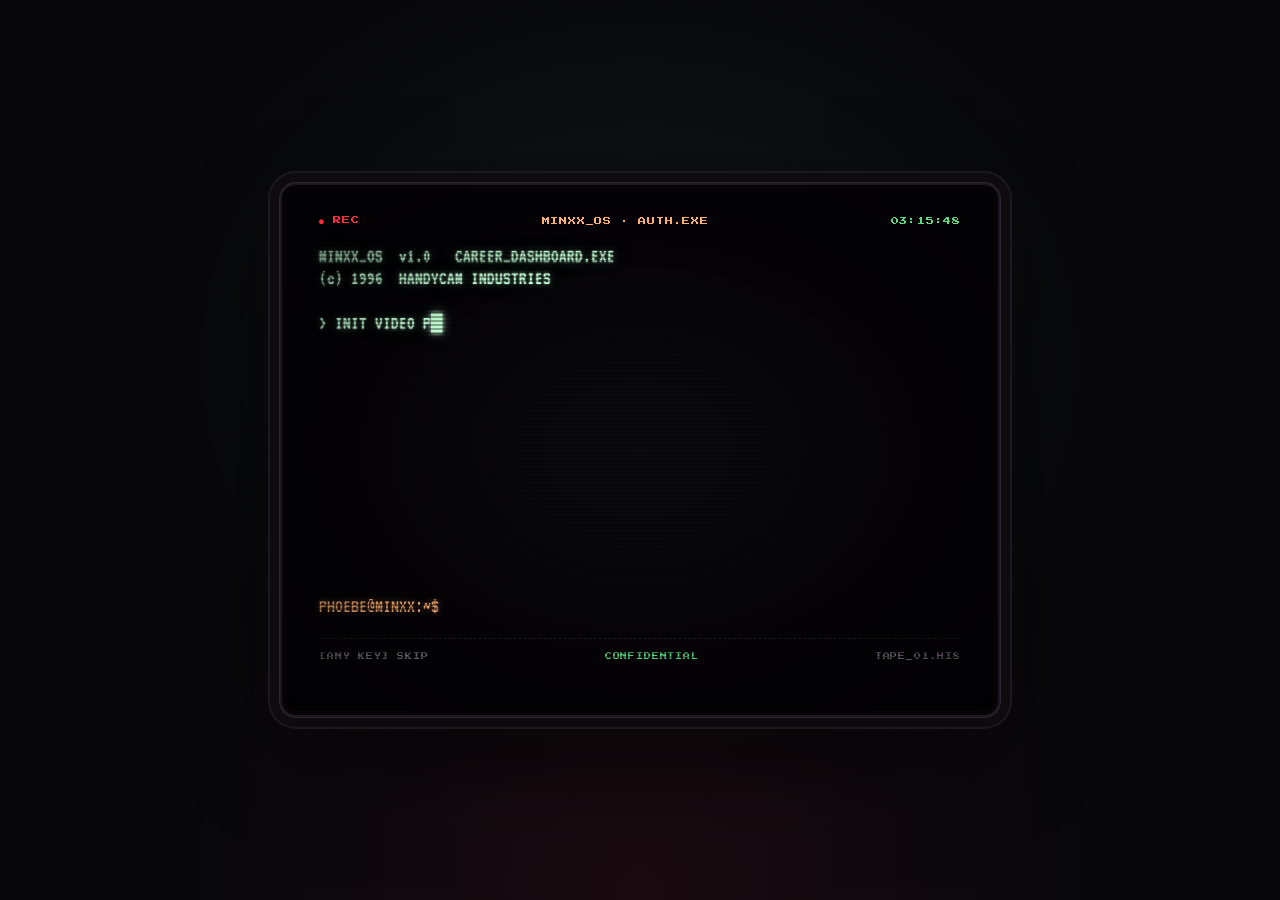
<file: dashboard/index.html>
<!DOCTYPE html>
<html lang="en">
<head>
<meta charset="UTF-8">
<meta name="viewport" content="width=device-width, initial-scale=1.0">
<meta name="robots" content="noindex,nofollow">
<title>MINXX_OS — CAREER DASHBOARD — PRIVATE</title>
<link href="https://fonts.googleapis.com/css2?family=Playfair+Display:ital,wght@0,400;0,600;0,700;0,800&family=Source+Serif+4:ital,wght@0,400;0,500;0,600;0,700;1,400&family=DM+Sans:wght@400;500;600;700&family=JetBrains+Mono:wght@400;500&family=VT323&family=Press+Start+2P&display=swap" rel="stylesheet">
<style>
  /* ────────────────────────────────────────────
     TOKENS
     ──────────────────────────────────────────── */
  :root{
    /* MINXX_OS terminal */
    --term-bg:        #08080c;
    --term-bezel:     #0d0a10;
    --term-screen:    #050307;
    --phosphor:       #c4ffd6;
    --phosphor-dim:   #5cdc80;
    --amber:          #ffb070;
    --rec-red:        #ff2a3a;
    --rec-glow:       #ff5566;
    --term-muted:     #8a7a8e;

    /* Dashboard — Minxx brand, warm paper */
    --bg:          #FAFAF7;
    --white:       #FFFFFF;
    --cream:       #F5F2ED;
    --warm50:      #FDF8F3;
    --text:        #1A1A1A;
    --text-med:    #3D3D3D;
    --text-light:  #6B6B6B;
    --text-muted:  #9A9590;
    --border:      #E8E4DF;
    --border-light:#F0EDE8;

    /* Pillar accents */
    --terracotta:     #C2714F;
    --terracotta-light:#F3E8E1;
    --gold:           #B8963E;
    --gold-light:     #FAF5EB;
    --sage:           #7A8B6F;
    --sage-light:     #EFF3EC;
    --slate:          #5C6B7A;
    --slate-light:    #EDF0F3;
    --rose:           #B6486A;
    --rose-light:     #F6E6EC;
    --ink:            #2A3140;
    --ink-light:      #E6E8ED;

    /* Semantic */
    --danger:      #DC2626;
    --warning:     #E0A030;
    --success:     #2F9E44;
  }

  *,*::before,*::after{margin:0;padding:0;box-sizing:border-box}
  html{background:var(--term-bg)}
  body{
    background:var(--bg);
    color:var(--text);
    font-family:'Source Serif 4',Georgia,serif;
    min-height:100vh;
  }
  ::selection{background:var(--terracotta);color:var(--white)}
  :focus-visible{outline:2px solid var(--terracotta);outline-offset:2px;border-radius:2px}
  .term-root :focus-visible{outline-color:var(--phosphor)}

  a{color:inherit}
  button{font:inherit;color:inherit;background:none;border:none;cursor:pointer}

  /* skip link */
  .skip-link{
    position:fixed;top:-100px;left:8px;z-index:99999;
    background:var(--terracotta);color:var(--white);
    padding:10px 14px;font-family:'DM Sans',sans-serif;font-size:12px;
    font-weight:700;letter-spacing:0.1em;text-transform:uppercase;
    text-decoration:none;border-radius:4px;
    transition:top 0.15s;
  }
  .skip-link:focus{top:8px}

  /* ════════════════════════════════════════════
     SIGN-IN — CRT MONITOR
     ════════════════════════════════════════════ */
  .term-root{
    position:fixed;inset:0;
    background:var(--term-bg);
    display:flex;align-items:center;justify-content:center;
    padding:24px;
    font-family:'VT323','Courier New',monospace;
    z-index:9000;
    transition:opacity 0.6s ease, transform 0.6s ease;
  }
  .term-root.hidden{opacity:0;pointer-events:none;transform:scale(0.96)}

  .term-root::before{
    content:"";position:fixed;inset:0;pointer-events:none;
    background:
      radial-gradient(ellipse at 50% 40%, rgba(196,255,214,0.05), transparent 55%),
      radial-gradient(ellipse at 50% 100%, rgba(255,42,58,0.07), transparent 50%);
  }

  .crt{
    position:relative;
    width:100%;max-width:720px;
    background:var(--term-screen);
    border:2px solid #1a1920;
    border-radius:16px;
    padding:5px;
    box-shadow:
      0 0 0 1px #2a2730,
      0 0 0 10px var(--term-bezel),
      0 0 0 12px #1a1920,
      0 40px 100px -20px rgba(0,0,0,0.95),
      0 10px 40px rgba(196,160,212,0.06);
    animation:crtGlowIn 0.9s ease-out;
  }
  @keyframes crtGlowIn{
    from{opacity:0;filter:blur(6px) brightness(2)}
    to  {opacity:1;filter:blur(0) brightness(1)}
  }

  .crt-screen{
    position:relative;
    border-radius:10px;
    padding:26px 32px 28px;
    min-height:520px;
    overflow:hidden;
    background:
      radial-gradient(ellipse at center, rgba(196,255,214,0.035) 0%, rgba(5,3,7,0) 60%),
      var(--term-screen);
  }

  /* scanlines */
  .crt-scan{
    position:absolute;inset:0;pointer-events:none;z-index:3;
    background-image:repeating-linear-gradient(0deg, rgba(0,0,0,0.32) 0 2px, transparent 2px 4px);
    mix-blend-mode:multiply;
    animation:scanShift 0.12s linear infinite alternate;
  }
  @keyframes scanShift{
    from{transform:translateY(-2px)}
    to  {transform:translateY(2px)}
  }

  /* vignette */
  .crt-vignette{
    position:absolute;inset:0;pointer-events:none;z-index:3;
    background:radial-gradient(ellipse at center, transparent 50%, rgba(0,0,0,0.6) 100%);
  }

  .crt-hud{
    display:flex;justify-content:space-between;align-items:center;
    margin-bottom:20px;
    font-family:'Press Start 2P',monospace;
    font-size:8px;letter-spacing:0.1em;
    position:relative;z-index:4;
  }
  .crt-hud .rec{color:var(--rec-red);animation:recPulse 1.4s ease-in-out infinite}
  .crt-hud .title{color:var(--amber)}
  .crt-hud .clock{color:var(--phosphor-dim)}
  @keyframes recPulse{
    0%,100%{opacity:1;text-shadow:0 0 6px var(--rec-red),0 0 14px var(--rec-glow)}
    50%    {opacity:0.35;text-shadow:0 0 2px var(--rec-red)}
  }

  .crt-body{
    position:relative;z-index:2;
    font-family:'VT323','Courier New',monospace;
    font-size:19px;
    line-height:1.18;
    color:var(--phosphor);
    white-space:pre-wrap;
    word-break:break-word;
    text-shadow:0 0 2px var(--phosphor),0 0 10px rgba(196,255,214,0.45),0 0 22px rgba(92,220,128,0.25);
    min-height:340px;
    animation:crtFlicker 5.5s linear infinite;
  }
  @keyframes crtFlicker{
    0%,100%{opacity:1}
    2%{opacity:0.82} 3%{opacity:1}
    7%{opacity:0.94} 9%{opacity:1}
    41%{opacity:0.92} 42%{opacity:1}
    68%{opacity:0.88} 69%{opacity:1}
  }

  .crt-cursor{
    display:inline-block;
    animation:blink 1s steps(1) infinite;
    color:var(--phosphor);
    text-shadow:0 0 4px var(--phosphor),0 0 12px rgba(196,255,214,0.5);
  }
  @keyframes blink{0%,49%{opacity:1}50%,100%{opacity:0}}

  .crt-prompt{
    margin-top:10px;position:relative;z-index:2;
    font-family:'VT323','Courier New',monospace;
    font-size:20px;color:var(--phosphor);
    display:flex;align-items:center;gap:8px;
    text-shadow:0 0 2px var(--phosphor),0 0 10px rgba(196,255,214,0.45);
  }
  .crt-prompt .user{color:var(--amber);text-shadow:0 0 6px rgba(255,176,112,0.45)}
  .crt-prompt input{
    flex:1;min-width:0;
    background:transparent;border:none;outline:none;
    color:var(--phosphor);
    font-family:'VT323','Courier New',monospace;
    font-size:20px;letter-spacing:0.24em;
    caret-color:var(--phosphor);
    text-shadow:0 0 2px var(--phosphor),0 0 8px rgba(196,255,214,0.4);
    padding:0;
  }

  .crt-error{
    margin-top:12px;
    font-family:'VT323','Courier New',monospace;
    font-size:18px;color:var(--rec-red);
    text-shadow:0 0 3px var(--rec-red),0 0 10px var(--rec-glow);
  }
  .crt-loading{
    margin-top:12px;
    font-family:'VT323','Courier New',monospace;
    font-size:18px;color:var(--amber);
    text-shadow:0 0 6px rgba(255,176,112,0.4);
  }
  .crt-granted{
    margin-top:14px;position:relative;z-index:2;
    font-family:'VT323','Courier New',monospace;
    font-size:22px;color:var(--phosphor);
    text-shadow:0 0 2px var(--phosphor),0 0 12px rgba(196,255,214,0.6),0 0 28px rgba(92,220,128,0.4);
  }
  .crt-dots::after{
    content:"...";
    display:inline-block;width:1.2em;text-align:left;
    animation:dotsCycle 1s steps(4) infinite;
  }
  @keyframes dotsCycle{
    0%{content:""}25%{content:"."}50%{content:".."}75%{content:"..."}100%{content:""}
  }

  .crt-foot{
    margin-top:22px;
    display:flex;justify-content:space-between;align-items:center;
    position:relative;z-index:2;
    font-family:'Press Start 2P',monospace;
    font-size:7px;color:var(--term-muted);
    letter-spacing:0.12em;
    border-top:1px dashed #1e1b24;
    padding-top:14px;
  }
  .crt-foot .confidential{color:var(--phosphor-dim)}

  /* ════════════════════════════════════════════
     DASHBOARD LAYOUT
     ════════════════════════════════════════════ */
  .dash{
    opacity:0;transition:opacity 0.5s ease;
    min-height:100vh;background:var(--bg);
  }
  .dash.visible{opacity:1}

  .dash-header{
    background:var(--white);
    border-bottom:1px solid var(--border);
    padding:36px 32px 28px;
    text-align:center;
  }
  .dash-title{
    font-family:'Playfair Display',serif;
    font-weight:800;
    font-size:clamp(2rem,5vw,3rem);
    color:var(--text);
    letter-spacing:-0.01em;
  }
  .dash-subtitle{
    font-family:'DM Sans',sans-serif;
    font-weight:500;font-size:0.72rem;
    letter-spacing:0.18em;text-transform:uppercase;
    color:var(--text-muted);
    margin-top:6px;
  }
  .dash-rule{width:48px;height:2px;background:var(--terracotta);margin:14px auto 0;border-radius:1px}
  .dash-prepared{
    font-family:'Source Serif 4',serif;
    font-style:italic;font-size:0.88rem;
    color:var(--text-light);
    margin-top:10px;
  }

  /* ──── nav ──── */
  .dash-nav{
    display:flex;
    background:var(--white);
    border-bottom:1px solid var(--border);
    position:sticky;top:0;z-index:100;
    box-shadow:0 1px 8px rgba(0,0,0,0.04);
  }
  .nav-btn{
    flex:1;padding:18px 10px 16px;
    border-bottom:2.5px solid transparent;
    transition:all 0.25s ease;
    display:flex;flex-direction:column;align-items:center;gap:4px;
    position:relative;
    cursor:pointer;
  }
  .nav-btn:hover{background:var(--warm50)}
  .nav-btn.active{
    background:var(--white);
    border-bottom-color:var(--pillar-accent);
  }
  .nav-btn .num{
    font-family:'DM Sans',sans-serif;
    font-weight:600;font-size:0.58rem;
    letter-spacing:0.12em;
    color:var(--text-muted);
  }
  .nav-btn.active .num{color:var(--pillar-accent)}
  .nav-btn .label{
    font-family:'Source Serif 4',Georgia,serif;
    font-weight:600;
    font-size:clamp(0.62rem,1.2vw,0.78rem);
    color:var(--text-light);
  }
  .nav-btn.active .label{color:var(--text)}

  /* per-pillar progress ring inside the nav — Feature 2 */
  .nav-btn .ring{
    position:absolute;top:6px;right:8px;
    width:22px;height:22px;
    pointer-events:none;
  }
  .nav-btn .ring svg{display:block}
  .nav-btn .ring .bg{stroke:var(--border);stroke-width:2.5;fill:none}
  .nav-btn .ring .fg{
    stroke:var(--pillar-accent);stroke-width:2.5;fill:none;
    stroke-linecap:round;
    transform-origin:50% 50%;
    transform:rotate(-90deg);
    transition:stroke-dashoffset 0.6s cubic-bezier(.4,.2,.2,1);
  }
  .nav-btn .ring .pct{
    font-family:'JetBrains Mono',monospace;
    font-size:6.5px;font-weight:700;
    fill:var(--text-med);
    text-anchor:middle;
    dominant-baseline:central;
  }

  /* ──── content shell ──── */
  .dash-main{
    max-width:940px;margin:0 auto;
    padding:36px 24px 80px;
  }
  .view{display:none}
  .view.active{display:block;animation:fadeUp 0.4s ease}
  @keyframes fadeUp{
    from{opacity:0;transform:translateY(12px)}
    to  {opacity:1;transform:translateY(0)}
  }

  .view-header{margin-bottom:32px}
  .view-header h2{
    font-family:'Playfair Display',serif;
    font-weight:800;
    font-size:clamp(1.5rem,3.5vw,2.1rem);
    color:var(--text);
  }
  .view-header .tagline{
    font-family:'Source Serif 4',serif;
    font-style:italic;
    font-size:1rem;
    color:var(--pillar-accent);
    margin-top:4px;
  }
  .view-header .rule{
    width:40px;height:2px;
    background:var(--pillar-accent);
    margin:14px 0;
    border-radius:1px;
  }
  .view-header .blurb{
    font-family:'Source Serif 4',serif;
    font-size:0.92rem;
    color:var(--text-med);
    line-height:1.75;
    max-width:680px;
  }

  .card{
    background:var(--white);
    border:1px solid var(--border);
    border-radius:6px;
    padding:24px 28px;
    margin-bottom:24px;
  }
  .card-label{
    font-family:'DM Sans',sans-serif;
    font-weight:600;font-size:0.68rem;
    letter-spacing:0.14em;
    text-transform:uppercase;
    color:var(--pillar-accent);
    margin-bottom:14px;
  }

  /* ──── phase tabs (writing) ──── */
  .phase-tabs{
    display:flex;gap:0;margin-bottom:24px;
    border-radius:6px;overflow:hidden;
    border:1px solid var(--border);
  }
  .phase-tab{
    flex:1;padding:16px 14px;text-align:left;
    background:var(--bg);
    border-right:1px solid var(--border);
    transition:all 0.2s;
  }
  .phase-tab:last-child{border-right:none}
  .phase-tab.active{background:var(--pillar-accent-light)}
  .phase-tab .name{
    font-family:'Source Serif 4',serif;
    font-weight:700;font-size:0.85rem;
    color:var(--text-light);
  }
  .phase-tab.active .name{color:var(--pillar-accent)}
  .phase-tab .time{
    font-family:'DM Sans',sans-serif;
    font-size:0.68rem;
    color:var(--text-muted);
    margin-top:3px;
  }

  /* ──── action items (checkable) — Feature 2 ──── */
  .action-list{list-style:none}
  .action-item{
    display:flex;flex-wrap:wrap;
    gap:14px;align-items:flex-start;
    padding:14px 2px;
    border-bottom:1px solid var(--border-light);
    transition:background 0.15s;
    border-radius:4px;
  }
  .action-item.has-detail{cursor:pointer}
  .action-item:last-child{border-bottom:none}
  .action-item.has-detail:hover{background:var(--warm50)}

  .check{
    flex-shrink:0;
    width:20px;height:20px;margin-top:2px;
    border:1.5px solid var(--border);
    border-radius:4px;
    background:var(--white);
    display:flex;align-items:center;justify-content:center;
    transition:all 0.2s;
  }
  .action-item:hover .check{border-color:var(--pillar-accent)}
  .check svg{
    width:12px;height:12px;
    opacity:0;transform:scale(0.5);
    transition:all 0.25s cubic-bezier(.4,.2,.2,1);
  }
  .action-item[data-done="1"] .check{
    background:var(--pillar-accent);
    border-color:var(--pillar-accent);
  }
  .action-item[data-done="1"] .check svg{opacity:1;transform:scale(1)}
  .action-item[data-done="1"] .text{
    color:var(--text-muted);
    text-decoration:line-through;
    text-decoration-color:var(--pillar-accent);
    text-decoration-thickness:1.5px;
  }
  .action-item .text{
    font-family:'Source Serif 4',serif;
    font-size:0.88rem;
    color:var(--text-med);
    line-height:1.55;
    flex:1;
    transition:color 0.2s;
  }

  /* numbered badge variant (modeling) */
  .action-num{
    flex-shrink:0;
    width:26px;height:26px;
    border-radius:50%;
    background:var(--pillar-accent-light);
    color:var(--pillar-accent);
    font-family:'DM Sans',sans-serif;
    font-weight:700;font-size:0.65rem;
    display:flex;align-items:center;justify-content:center;
    transition:all 0.2s;
  }
  .action-item[data-done="1"] .action-num{
    background:var(--pillar-accent);
    color:var(--white);
  }

  /* ──── expandable action items: chevron + roadmap + resources ──── */
  .action-item .text{flex:1;min-width:0}
  .action-item .chevron{
    flex-shrink:0;
    width:24px;height:24px;
    margin-left:auto;margin-top:0;
    border-radius:50%;
    display:flex;align-items:center;justify-content:center;
    color:var(--text-muted);
    background:transparent;
    border:none;
    cursor:pointer;
    transition:transform 0.25s cubic-bezier(.4,.2,.2,1), color 0.2s, background 0.2s;
  }
  .action-item.has-detail:hover .chevron{
    color:var(--pillar-accent);
    background:var(--pillar-accent-light);
  }
  .action-item.is-open .chevron{
    transform:rotate(180deg);
    color:var(--pillar-accent);
  }
  .action-item .chevron svg{width:12px;height:12px}

  .action-detail{
    flex-basis:100%;
    overflow:hidden;
    max-height:0;
    opacity:0;
    transition:max-height 0.4s cubic-bezier(.4,.2,.2,1), opacity 0.25s ease, padding 0.3s ease;
    padding:0 0 0 34px;
    margin-top:0;
  }
  .action-item.is-open .action-detail{
    max-height:1600px;
    opacity:1;
    padding:14px 0 6px 34px;
    margin-top:8px;
  }

  .roadmap-block,
  .resources-block{margin-top:14px}
  .roadmap-block:first-child,
  .resources-block:first-child{margin-top:0}

  .detail-label{
    font-family:'DM Sans',sans-serif;
    font-weight:700;font-size:0.6rem;
    letter-spacing:0.16em;
    text-transform:uppercase;
    color:var(--pillar-accent);
    margin-bottom:10px;
    display:flex;align-items:center;gap:8px;
  }
  .detail-label::before{
    content:"";
    width:14px;height:1px;
    background:var(--pillar-accent);
    display:inline-block;
  }

  .roadmap-list{
    list-style:none;
    counter-reset:rstep;
    padding:0;margin:0;
  }
  .roadmap-list li{
    counter-increment:rstep;
    position:relative;
    padding:8px 0 8px 36px;
    font-family:'Source Serif 4',serif;
    font-size:0.86rem;
    color:var(--text-med);
    line-height:1.6;
    border-bottom:1px dashed var(--border-light);
  }
  .roadmap-list li:last-child{border-bottom:none}
  .roadmap-list li::before{
    content:counter(rstep,decimal-leading-zero);
    position:absolute;
    left:0;top:8px;
    width:26px;
    font-family:'JetBrains Mono',monospace;
    font-size:0.66rem;
    font-weight:600;
    color:var(--pillar-accent);
    letter-spacing:0.04em;
  }
  .roadmap-list li::after{
    content:"";
    position:absolute;
    left:8px;top:24px;bottom:-2px;
    width:1px;
    background:var(--border-light);
  }
  .roadmap-list li:last-child::after{display:none}

  .resources-grid{
    display:grid;
    grid-template-columns:repeat(auto-fill,minmax(220px,1fr));
    gap:8px;
  }
  .resource-chip{
    display:flex;flex-direction:column;gap:3px;
    padding:10px 13px;
    border-radius:6px;
    background:var(--white);
    border:1px solid var(--border);
    text-decoration:none;
    transition:all 0.2s;
  }
  .resource-chip:hover{
    background:var(--pillar-accent-light);
    border-color:var(--pillar-accent);
    transform:translateY(-1px);
    box-shadow:0 4px 12px rgba(0,0,0,0.04);
  }
  .resource-chip.no-link{
    cursor:default;
  }
  .resource-chip.no-link:hover{
    transform:none;
    box-shadow:none;
  }
  .resource-chip .rname{
    font-family:'DM Sans',sans-serif;
    font-weight:700;font-size:0.78rem;
    color:var(--text);
    display:flex;align-items:center;gap:6px;
  }
  .resource-chip .rname .ext{
    font-family:'JetBrains Mono',monospace;
    font-size:0.6rem;
    color:var(--text-muted);
    font-weight:500;
    transition:color 0.2s;
  }
  .resource-chip:hover .rname .ext{color:var(--pillar-accent)}
  .resource-chip .rnote{
    font-family:'Source Serif 4',serif;
    font-size:0.74rem;
    color:var(--text-light);
    line-height:1.5;
    font-style:italic;
  }

  /* urgent variant — match the visa view styling */
  .urgent-item{flex-wrap:wrap}
  .urgent-item.has-detail{cursor:pointer}
  .urgent-item.has-detail:hover{background:var(--warm50)}
  .urgent-item .text{flex:1;min-width:0}
  .urgent-item .chevron{
    margin-left:auto;
    flex-shrink:0;
    width:24px;height:24px;
    display:flex;align-items:center;justify-content:center;
    color:var(--text-muted);
    background:transparent;
    border:none;
    border-radius:50%;
    cursor:pointer;
    transition:transform 0.25s cubic-bezier(.4,.2,.2,1), color 0.2s, background 0.2s;
  }
  .urgent-item.has-detail:hover .chevron{
    color:var(--pillar-accent);
    background:var(--pillar-accent-light);
  }
  .urgent-item.is-open .chevron{
    transform:rotate(180deg);
    color:var(--pillar-accent);
  }
  .urgent-item .chevron svg{width:12px;height:12px}
  .urgent-item .action-detail{
    flex-basis:100%;
    overflow:hidden;
    max-height:0;
    opacity:0;
    transition:max-height 0.4s cubic-bezier(.4,.2,.2,1), opacity 0.25s ease, padding 0.3s ease;
    padding:0 0 0 24px;
    margin-top:0;
  }
  .urgent-item.is-open .action-detail{
    max-height:1600px;
    opacity:1;
    padding:12px 0 6px 24px;
    margin-top:8px;
  }

  /* ──── revenue calculator — Feature 1 ──── */
  .revcalc{margin-top:10px}

  .rev-row{
    display:grid;
    grid-template-columns:1fr auto;
    gap:12px 20px;
    padding:18px 0;
    border-bottom:1px solid var(--border-light);
    align-items:center;
  }
  .rev-row:last-of-type{border-bottom:2px solid var(--border)}
  .rev-name{
    font-family:'Source Serif 4',serif;
    font-weight:700;font-size:0.95rem;
    color:var(--text);
  }
  .rev-sub{
    font-family:'JetBrains Mono',monospace;
    font-size:0.7rem;
    color:var(--text-muted);
    margin-top:3px;
  }
  .rev-value{
    font-family:'DM Sans',sans-serif;
    font-weight:700;font-size:1.05rem;
    color:var(--pillar-accent);
    text-align:right;
    font-variant-numeric:tabular-nums;
    white-space:nowrap;
  }
  .rev-bar{
    grid-column:1 / -1;
    height:6px;
    background:var(--border-light);
    border-radius:3px;
    overflow:hidden;
    margin-top:4px;
    position:relative;
  }
  .rev-bar .fill{
    position:absolute;
    top:0;left:0;bottom:0;
    background:linear-gradient(90deg, var(--pillar-accent-light), var(--pillar-accent));
    border-radius:3px;
    width:0;
    transition:width 0.35s cubic-bezier(.4,.2,.2,1);
  }
  .rev-slider-wrap{
    grid-column:1 / -1;
    display:flex;align-items:center;gap:14px;
    margin-top:10px;
  }
  .rev-slider{
    flex:1;
    -webkit-appearance:none;appearance:none;
    height:4px;
    background:var(--border);
    border-radius:2px;
    outline:none;
  }
  .rev-slider::-webkit-slider-thumb{
    -webkit-appearance:none;appearance:none;
    width:18px;height:18px;
    border-radius:50%;
    background:var(--white);
    border:2.5px solid var(--pillar-accent);
    box-shadow:0 2px 6px rgba(0,0,0,0.12);
    cursor:grab;
    transition:transform 0.15s;
  }
  .rev-slider::-webkit-slider-thumb:hover{transform:scale(1.15)}
  .rev-slider::-webkit-slider-thumb:active{cursor:grabbing;transform:scale(1.25)}
  .rev-slider::-moz-range-thumb{
    width:18px;height:18px;
    border-radius:50%;
    background:var(--white);
    border:2.5px solid var(--pillar-accent);
    box-shadow:0 2px 6px rgba(0,0,0,0.12);
    cursor:grab;
  }
  .rev-count{
    font-family:'JetBrains Mono',monospace;
    font-size:0.8rem;
    font-weight:500;
    color:var(--text-med);
    min-width:100px;
    text-align:right;
    font-variant-numeric:tabular-nums;
  }

  .rev-total{
    display:flex;justify-content:space-between;align-items:center;
    padding:20px 0 6px;
    margin-top:10px;
  }
  .rev-total .label{
    font-family:'DM Sans',sans-serif;
    font-weight:600;font-size:0.75rem;
    letter-spacing:0.14em;
    text-transform:uppercase;
    color:var(--text-muted);
  }
  .rev-total .value{
    font-family:'Playfair Display',serif;
    font-weight:800;font-size:2.2rem;
    color:var(--text);
    font-variant-numeric:tabular-nums;
  }
  .rev-total .value .currency{
    font-size:1.2rem;
    color:var(--text-muted);
    font-weight:600;
    vertical-align:0.5rem;
    margin-right:4px;
  }

  .rev-note{
    margin-top:16px;
    padding:14px 18px;
    background:var(--pillar-accent-light);
    border-radius:6px;
    border:1px solid var(--border);
    font-family:'Source Serif 4',serif;
    font-size:0.85rem;
    line-height:1.65;
    color:var(--text-med);
  }
  .rev-note strong{color:var(--pillar-accent)}
  .rev-reset{
    margin-top:10px;
    font-family:'DM Sans',sans-serif;
    font-size:0.68rem;
    letter-spacing:0.1em;
    text-transform:uppercase;
    color:var(--text-muted);
    padding:6px 10px;
    border:1px solid var(--border);
    border-radius:4px;
    transition:all 0.2s;
  }
  .rev-reset:hover{background:var(--warm50);color:var(--text)}

  /* ──── tables (camcorder platforms, modeling rates) ──── */
  table{width:100%;border-collapse:collapse}
  th{
    text-align:left;
    padding:12px 14px 10px;
    font-family:'DM Sans',sans-serif;
    font-weight:600;font-size:0.65rem;
    letter-spacing:0.08em;text-transform:uppercase;
    color:var(--text-muted);
    border-bottom:2px solid var(--border);
  }
  th.num{text-align:right}
  td{
    padding:14px;
    border-bottom:1px solid var(--border-light);
    font-family:'DM Sans',sans-serif;
    font-size:0.82rem;
    color:var(--text-light);
  }
  td.primary{
    font-family:'Source Serif 4',serif;
    font-weight:600;font-size:0.88rem;
    color:var(--text);
  }
  td.mono{
    font-family:'JetBrains Mono',monospace;
    font-size:0.78rem;
  }
  td.accent{
    color:var(--pillar-accent);
    font-weight:600;
  }
  td.num{text-align:right;font-weight:700}

  /* ──── content pillar cards (camcorder) ──── */
  .pillar-grid{
    display:grid;
    grid-template-columns:1fr 1fr;
    gap:14px;
  }
  .pillar-card{
    padding:20px;
    border:1px solid var(--border);
    border-radius:6px;
    background:var(--bg);
    transition:all 0.2s;
    text-align:left;
  }
  .pillar-card:hover{
    background:var(--pillar-accent-light);
    border-color:var(--pillar-accent);
    transform:translateY(-1px);
  }
  .pillar-card .name{
    font-family:'Source Serif 4',serif;
    font-weight:700;font-size:0.9rem;
    color:var(--text);
    margin-bottom:8px;
  }
  .pillar-card .desc{
    font-family:'DM Sans',sans-serif;
    font-size:0.78rem;
    color:var(--text-light);
    line-height:1.6;
  }

  /* ──── milestone list (camcorder) ──── */
  .milestone{
    display:flex;align-items:center;gap:20px;
    padding:16px 0;
    border-bottom:1px solid var(--border-light);
  }
  .milestone:last-child{border-bottom:none}
  .milestone .circle{
    width:44px;height:44px;
    border-radius:50%;flex-shrink:0;
    background:var(--bg);
    border:2px solid var(--border);
    display:flex;align-items:center;justify-content:center;
    font-family:'DM Sans',sans-serif;
    font-weight:700;font-size:0.7rem;
    color:var(--text-muted);
  }
  .milestone:nth-child(-n+2) .circle{
    background:var(--pillar-accent-light);
    border-color:var(--pillar-accent);
    color:var(--pillar-accent);
  }
  .milestone .body{flex:1}
  .milestone .target{
    font-family:'Source Serif 4',serif;
    font-weight:700;font-size:0.92rem;
    color:var(--text);
  }
  .milestone .when{
    font-family:'DM Sans',sans-serif;
    font-size:0.78rem;
    color:var(--text-muted);
    margin-top:2px;
  }
  .milestone .unlock{
    font-family:'DM Sans',sans-serif;
    font-size:0.78rem;
    color:var(--pillar-accent);
    font-weight:600;
    text-align:right;
  }

  /* ──── modeling two-column cards ──── */
  .two-col{
    display:grid;
    grid-template-columns:1fr 1fr;
    gap:20px;
  }
  .list-item{
    padding:12px 0;
    border-bottom:1px solid var(--border-light);
  }
  .list-item:last-child{border-bottom:none}
  .list-item .name{
    font-family:'Source Serif 4',serif;
    font-weight:700;font-size:0.88rem;
    color:var(--text);
  }
  .list-item .note{
    font-family:'DM Sans',sans-serif;
    font-size:0.75rem;
    color:var(--text-muted);
    margin-top:3px;
  }
  .rate-row{
    display:flex;justify-content:space-between;align-items:baseline;
    padding:12px 0;
    border-bottom:1px solid var(--border-light);
  }
  .rate-row:last-child{border-bottom:none}
  .rate-row .type{
    font-family:'Source Serif 4',serif;
    font-size:0.85rem;
    color:var(--text);
  }
  .rate-row .type small{
    display:block;
    font-family:'DM Sans',sans-serif;
    font-size:0.7rem;
    color:var(--text-muted);
    margin-top:2px;
  }
  .rate-row .range{
    font-family:'DM Sans',sans-serif;
    font-weight:700;font-size:0.85rem;
    color:var(--pillar-accent);
    white-space:nowrap;
  }

  /* ──── visa pathway tabs ──── */
  .pathway-tabs{
    display:flex;gap:10px;margin-bottom:24px;
  }
  .pathway-tab{
    flex:1;padding:16px;text-align:left;
    border-radius:6px;
    border:1px solid var(--border);
    background:var(--bg);
    transition:all 0.2s;
  }
  .pathway-tab:hover{background:var(--warm50)}
  .pathway-tab.active{
    border-color:var(--pillar-accent);
    background:var(--pillar-accent-light);
  }
  .pathway-tab .name{
    font-family:'Source Serif 4',serif;
    font-weight:700;font-size:0.88rem;
    color:var(--text-light);
  }
  .pathway-tab.active .name{color:var(--text)}
  .pathway-tab .subtitle{
    font-family:'DM Sans',sans-serif;
    font-size:0.7rem;
    color:var(--text-muted);
    margin-top:3px;
  }

  .pathway-body{
    padding:24px;
    border-radius:6px;
    background:var(--bg);
    border:1px solid var(--border-light);
  }
  .pathway-body p{
    font-family:'Source Serif 4',serif;
    font-size:0.88rem;
    color:var(--text-med);
    line-height:1.7;
  }
  .evidence-grid{
    margin-top:20px;
    display:grid;
    grid-template-columns:1fr 1fr;
    gap:8px;
  }
  .evidence-chip{
    padding:10px 14px;
    border-radius:4px;
    background:var(--white);
    border:1px solid var(--border);
    font-family:'DM Sans',sans-serif;
    font-size:0.78rem;
    color:var(--text-med);
    display:flex;align-items:center;gap:10px;
  }
  .evidence-chip::before{
    content:"●";
    color:var(--pillar-accent);
    font-size:0.5rem;
  }

  /* urgent priority dots */
  .urgent-item{
    display:flex;gap:14px;align-items:center;
    padding:14px 2px;
    border-bottom:1px solid var(--border-light);
  }
  .urgent-item:last-child{border-bottom:none}
  .urgent-item .dot{
    width:10px;height:10px;
    border-radius:50%;flex-shrink:0;
  }
  .urgent-item[data-priority="critical"] .dot{background:var(--danger)}
  .urgent-item[data-priority="high"] .dot{background:var(--pillar-accent)}
  .urgent-item[data-priority="medium"] .dot{background:var(--text-muted)}
  .urgent-item .text{
    font-family:'Source Serif 4',serif;
    font-size:0.88rem;
    line-height:1.55;
    color:var(--text-med);
  }
  .urgent-item[data-priority="critical"] .text{
    color:var(--danger);font-weight:700;
  }

  /* ──── visa status banner + countdown ──── */
  .visa-banner{
    margin-top:20px;
    padding:18px 22px;
    border-radius:6px;
    background:#FEF2F2;
    border:1px solid #FECACA;
    display:flex;align-items:center;justify-content:space-between;
    gap:20px;
    flex-wrap:wrap;
  }
  .visa-banner .msg{
    font-family:'Source Serif 4',serif;
    font-size:0.88rem;
    color:#991B1B;
    line-height:1.6;
    flex:1;min-width:220px;
  }
  .visa-banner strong{font-weight:700}
  .visa-countdown{
    font-family:'JetBrains Mono',monospace;
    font-weight:700;
    display:flex;flex-direction:column;align-items:flex-end;
    white-space:nowrap;
  }
  .visa-countdown .days{
    font-size:2rem;
    color:#991B1B;
    font-variant-numeric:tabular-nums;
  }
  .visa-countdown .lbl{
    font-family:'DM Sans',sans-serif;
    font-weight:600;
    font-size:0.65rem;
    letter-spacing:0.14em;
    text-transform:uppercase;
    color:#991B1B;
    opacity:0.8;
  }

  /* visa compliance note (modeling) */
  .warn-banner{
    margin-top:20px;
    padding:16px 20px;
    border-radius:6px;
    background:#FFF9F0;
    border:1px solid #F0E4D4;
    font-family:'DM Sans',sans-serif;
    font-size:0.8rem;
    color:#8B6830;
    line-height:1.7;
  }
  .warn-banner strong{font-weight:700}

  /* ══════════════════════════════════════
     INTERACTIVE TIMELINE — Feature 3
     ══════════════════════════════════════ */
  .timeline-card{
    padding:24px 28px 28px;
  }
  .timeline-head{
    display:flex;justify-content:space-between;align-items:baseline;
    margin-bottom:18px;
    gap:16px;flex-wrap:wrap;
  }
  .timeline-head .current{
    font-family:'DM Sans',sans-serif;
    font-weight:700;font-size:0.72rem;
    letter-spacing:0.14em;
    text-transform:uppercase;
    color:var(--text-muted);
  }
  .timeline-head .current .val{
    color:var(--terracotta);
    font-family:'JetBrains Mono',monospace;
    font-weight:700;
    padding-left:8px;
  }

  .timeline-scrub-wrap{
    position:relative;
    padding:18px 0 28px;
  }

  /* track with phase segments */
  .timeline-track{
    position:relative;
    height:44px;
    border-radius:6px;
    overflow:visible;
    display:flex;
    border:1px solid var(--border);
    background:var(--bg);
  }
  .timeline-phase{
    flex:var(--phase-weight,1);
    position:relative;
    border-right:1px solid var(--border);
    transition:all 0.25s;
    min-width:0;
  }
  .timeline-phase:last-child{border-right:none}
  .timeline-phase.active{background:var(--phase-accent-light)}
  .timeline-phase .pname{
    position:absolute;
    top:50%;left:10px;right:10px;
    transform:translateY(-50%);
    font-family:'DM Sans',sans-serif;
    font-weight:700;font-size:0.65rem;
    letter-spacing:0.1em;
    text-transform:uppercase;
    color:var(--text-light);
    pointer-events:none;
    white-space:nowrap;overflow:hidden;text-overflow:ellipsis;
    transition:color 0.25s;
  }
  .timeline-phase.active .pname{color:var(--phase-accent)}

  /* today marker — fixed position */
  .timeline-today{
    position:absolute;
    top:-8px;bottom:-8px;
    left:var(--today-pct,0%);
    width:2px;
    background:var(--terracotta);
    z-index:2;
    pointer-events:none;
    box-shadow:0 0 10px rgba(194,113,79,0.5);
  }
  .timeline-today::before{
    content:"NOW";
    position:absolute;
    top:-18px;left:50%;transform:translateX(-50%);
    font-family:'Press Start 2P',monospace;
    font-size:7px;letter-spacing:0.1em;
    color:var(--terracotta);
    background:var(--white);
    padding:2px 6px;
    border:1px solid var(--terracotta);
    border-radius:2px;
    white-space:nowrap;
  }

  /* scrubber handle */
  .timeline-scrubber{
    position:absolute;
    top:0;bottom:0;
    left:var(--scrub-pct,0%);
    width:3px;
    background:var(--text);
    z-index:3;
    box-shadow:0 0 8px rgba(0,0,0,0.25);
    transition:left 0.05s linear;
  }
  .timeline-scrubber::after{
    content:"";
    position:absolute;
    top:50%;left:50%;
    transform:translate(-50%,-50%);
    width:18px;height:18px;
    border-radius:50%;
    background:var(--text);
    border:2px solid var(--white);
    box-shadow:0 0 0 2px var(--text), 0 2px 8px rgba(0,0,0,0.3);
  }

  /* month tick labels below */
  .timeline-ticks{
    position:relative;
    margin-top:12px;
    height:14px;
  }
  .timeline-tick{
    position:absolute;
    top:0;
    transform:translateX(-50%);
    font-family:'JetBrains Mono',monospace;
    font-size:0.62rem;
    color:var(--text-muted);
    white-space:nowrap;
  }

  /* master range input — invisible overlay */
  .timeline-range{
    position:absolute;
    top:0;left:0;right:0;bottom:0;
    width:100%;
    -webkit-appearance:none;appearance:none;
    background:transparent;
    margin:0;padding:0;border:none;
    cursor:grab;
    z-index:4;
    opacity:0;
  }
  .timeline-range:active{cursor:grabbing}
  .timeline-range::-webkit-slider-thumb{
    -webkit-appearance:none;appearance:none;
    width:30px;height:56px;
  }
  .timeline-range::-moz-range-thumb{
    width:30px;height:56px;border:none;background:transparent;
  }

  /* expanded phase card */
  .timeline-expanded{
    margin-top:22px;
    padding:22px 24px;
    border-radius:6px;
    background:var(--white);
    border:1px solid var(--border);
    border-left:4px solid var(--phase-accent,var(--terracotta));
    transition:all 0.3s cubic-bezier(.4,.2,.2,1);
  }
  .timeline-expanded .ehead{
    display:flex;justify-content:space-between;align-items:baseline;
    margin-bottom:6px;
    gap:16px;flex-wrap:wrap;
  }
  .timeline-expanded .phase{
    font-family:'Playfair Display',serif;
    font-weight:800;font-size:1.3rem;
    color:var(--text);
  }
  .timeline-expanded .range{
    font-family:'DM Sans',sans-serif;
    font-weight:600;font-size:0.72rem;
    letter-spacing:0.04em;
    color:var(--phase-accent);
  }
  .timeline-expanded .status{
    font-family:'DM Sans',sans-serif;
    font-size:0.75rem;
    color:var(--text-muted);
    margin-bottom:16px;
    font-style:italic;
  }
  .timeline-chips{
    display:flex;flex-wrap:wrap;gap:8px;
  }
  .timeline-chip{
    padding:8px 14px;
    border-radius:20px;
    background:var(--bg);
    border:1px solid var(--border);
    font-family:'DM Sans',sans-serif;
    font-size:0.78rem;
    color:var(--text-med);
    transition:all 0.2s;
  }
  .timeline-chip:hover{
    background:var(--phase-accent-light);
    border-color:var(--phase-accent);
  }

  /* all-phases mini overview */
  .timeline-overview{
    margin-top:26px;
    display:grid;
    grid-template-columns:repeat(4,1fr);
    gap:10px;
  }
  .overview-cell{
    padding:14px;
    border-radius:6px;
    border:1px solid var(--border);
    background:var(--white);
    border-left:3px solid var(--cell-accent,var(--border));
    text-align:left;
    transition:all 0.2s;
  }
  .overview-cell:hover{transform:translateY(-2px)}
  .overview-cell.active{
    background:var(--cell-accent-light);
  }
  .overview-cell .pn{
    font-family:'Playfair Display',serif;
    font-weight:700;font-size:0.95rem;
    color:var(--text);
  }
  .overview-cell .tm{
    font-family:'DM Sans',sans-serif;
    font-size:0.65rem;
    color:var(--text-muted);
    margin-top:2px;
  }
  .overview-cell .count{
    font-family:'JetBrains Mono',monospace;
    font-size:0.7rem;
    color:var(--cell-accent);
    margin-top:6px;
    font-weight:600;
  }

  /* ──── footer ──── */
  .dash-footer{
    text-align:center;
    padding:32px 24px;
    border-top:1px solid var(--border);
    background:var(--white);
  }
  .dash-footer .name{
    font-family:'Playfair Display',serif;
    font-weight:700;font-size:1.1rem;
    color:var(--text);
  }
  .dash-footer .meta{
    font-family:'DM Sans',sans-serif;
    font-size:0.65rem;
    letter-spacing:0.14em;
    color:var(--text-muted);
    text-transform:uppercase;
    margin-top:6px;
  }
  .dash-footer .actions{
    margin-top:18px;
    display:inline-flex;gap:8px;
  }
  .dash-footer button{
    padding:8px 14px;
    font-family:'DM Sans',sans-serif;
    font-size:0.68rem;
    letter-spacing:0.14em;
    text-transform:uppercase;
    color:var(--text-muted);
    background:var(--white);
    border:1px solid var(--border);
    border-radius:4px;
    transition:all 0.2s;
  }
  .dash-footer button:hover{
    background:var(--warm50);
    color:var(--text);
    border-color:var(--text-muted);
  }

  /* ──── book marketing section ──── */
  .mkt-divider{
    display:flex;align-items:center;gap:18px;
    margin:48px 0 24px;
    color:var(--text-muted);
  }
  .mkt-divider::before,
  .mkt-divider::after{
    content:"";
    flex:1;
    height:1px;
    background:linear-gradient(90deg, transparent, var(--border) 30%, var(--border) 70%, transparent);
  }
  .mkt-divider-label{
    font-family:'Playfair Display',serif;
    font-style:italic;
    font-weight:600;
    font-size:1.1rem;
    color:var(--terracotta);
    letter-spacing:0.02em;
    white-space:nowrap;
  }
  .mkt-intro{
    font-family:'Source Serif 4',serif;
    font-style:italic;
    font-size:0.88rem;
    color:var(--text-light);
    line-height:1.65;
    margin:-4px 0 18px;
    max-width:640px;
  }

  /* trigger grid (cognitive shortcuts) */
  .trigger-grid{
    display:grid;
    grid-template-columns:repeat(auto-fill,minmax(240px,1fr));
    gap:12px;
  }
  .trigger-card{
    padding:16px 18px;
    border-radius:6px;
    background:var(--bg);
    border:1px solid var(--border);
    border-left:3px solid var(--terracotta);
    transition:all 0.2s;
  }
  .trigger-card:hover{
    background:var(--terracotta-light);
    transform:translateY(-1px);
    box-shadow:0 4px 12px rgba(0,0,0,0.04);
  }
  .trigger-card .tname{
    font-family:'DM Sans',sans-serif;
    font-weight:700;font-size:0.78rem;
    letter-spacing:0.04em;
    text-transform:uppercase;
    color:var(--terracotta);
    margin-bottom:6px;
  }
  .trigger-card .tdesc{
    font-family:'Source Serif 4',serif;
    font-size:0.84rem;
    color:var(--text-med);
    line-height:1.6;
  }

  /* ════════════════════════════════════════
     LAUNCH VIEW — pricing & launch playbooks
     ════════════════════════════════════════ */
  /* ── launch sequence map (dependency chain) ── */
  .launch-seq{
    display:grid;
    grid-template-columns:repeat(4, 1fr);
    gap:14px;
    margin:6px 0 22px;
    padding:18px 16px;
    background:var(--cream);
    border:1px solid var(--border-light);
    border-radius:8px;
    position:relative;
  }
  .launch-seq-col{
    display:flex;
    flex-direction:column;
    gap:10px;
  }
  .launch-seq-col-head{
    font-family:'DM Sans',sans-serif;
    font-size:0.55rem;
    font-weight:700;
    letter-spacing:0.14em;
    text-transform:uppercase;
    color:var(--text-muted);
    padding-bottom:6px;
    margin-bottom:2px;
    border-bottom:1px dashed var(--border);
    text-align:center;
  }
  .launch-node{
    background:var(--white);
    border:1.5px solid var(--border);
    border-left:3px solid var(--text-muted);
    border-radius:6px;
    padding:10px 12px;
    cursor:pointer;
    transition:all 0.18s ease;
    text-align:left;
    width:100%;
    font-family:inherit;
    position:relative;
  }
  .launch-node:hover{
    transform:translateY(-1px);
    box-shadow:0 2px 6px rgba(0,0,0,0.06);
    border-color:var(--text-muted);
  }
  .launch-node.active{
    border-color:var(--launch-accent, var(--terracotta));
    border-left-color:var(--launch-accent, var(--terracotta));
    background:var(--launch-accent-light, var(--terracotta-light));
    box-shadow:0 2px 8px rgba(0,0,0,0.08);
  }
  .launch-node.active .ln-name{color:var(--text)}
  .launch-node .ln-num{
    font-family:'DM Sans',sans-serif;
    font-size:0.55rem;
    font-weight:700;
    letter-spacing:0.1em;
    color:var(--text-muted);
    display:block;
    margin-bottom:2px;
  }
  .launch-node .ln-name{
    font-family:'Cormorant Garamond',Georgia,serif;
    font-size:0.92rem;
    font-weight:600;
    color:var(--text);
    line-height:1.25;
    display:block;
  }
  .launch-node .ln-target{
    font-family:'DM Sans',sans-serif;
    font-size:0.58rem;
    color:var(--text-med);
    margin-top:4px;
    display:block;
  }
  .launch-node .ln-status-dot{
    position:absolute;
    top:8px;right:8px;
    width:6px;height:6px;
    border-radius:50%;
    background:var(--text-muted);
  }
  .launch-node .ln-status-dot.live    { background:var(--success) }
  .launch-node .ln-status-dot.active  { background:var(--gold)    }
  .launch-node .ln-status-dot.queued  { background:var(--text-light) }
  .launch-seq-legend{
    margin-top:14px;
    padding:10px 14px;
    background:var(--white);
    border:1px solid var(--border-light);
    border-radius:6px;
    font-family:'Source Serif 4',Georgia,serif;
    font-size:0.78rem;
    color:var(--text-med);
    line-height:1.55;
    font-style:italic;
  }
  .launch-seq-legend strong{
    font-family:'DM Sans',sans-serif;
    font-style:normal;
    font-size:0.58rem;
    font-weight:700;
    letter-spacing:0.1em;
    text-transform:uppercase;
    color:var(--terracotta);
    display:block;
    margin-bottom:4px;
  }

  .launch-tabs{
    display:flex;flex-wrap:wrap;
    gap:6px;
    margin-bottom:24px;
    padding:6px;
    background:var(--cream);
    border-radius:8px;
    border:1px solid var(--border-light);
  }
  .launch-tab{
    flex:1 1 calc(25% - 6px);
    min-width:140px;
    padding:12px 14px;
    background:transparent;
    border:1px solid transparent;
    border-radius:6px;
    text-align:left;
    transition:all 0.2s ease;
    position:relative;
  }
  .launch-tab:hover{background:var(--white);border-color:var(--border-light)}
  .launch-tab.active{
    background:var(--white);
    border-color:var(--border);
    box-shadow:0 1px 3px rgba(26,26,26,0.04);
  }
  .launch-tab .num{
    font-family:'DM Sans',sans-serif;
    font-weight:600;
    font-size:0.55rem;
    letter-spacing:0.16em;
    color:var(--text-muted);
    display:block;
    margin-bottom:4px;
  }
  .launch-tab.active .num{color:var(--launch-accent)}
  .launch-tab .name{
    font-family:'Source Serif 4',Georgia,serif;
    font-weight:600;
    font-size:0.82rem;
    color:var(--text);
    line-height:1.25;
    display:block;
  }
  .launch-tab .tag{
    font-family:'DM Sans',sans-serif;
    font-size:0.6rem;
    color:var(--text-light);
    letter-spacing:0.04em;
    display:block;
    margin-top:3px;
  }
  .launch-tab .status-dot{
    position:absolute;top:10px;right:10px;
    width:8px;height:8px;border-radius:50%;
    background:var(--text-muted);
  }
  .launch-tab .status-dot.live{background:var(--success);box-shadow:0 0 0 3px rgba(47,158,68,0.15)}
  .launch-tab .status-dot.active{background:var(--gold);box-shadow:0 0 0 3px rgba(184,150,62,0.15)}
  .launch-tab .status-dot.queued{background:var(--text-muted)}
  .launch-tab .status-dot.scaled{background:var(--terracotta);box-shadow:0 0 0 3px rgba(194,113,79,0.15)}

  .launch-detail{padding:24px 28px}
  .launch-detail .ldtop{
    display:flex;align-items:flex-start;justify-content:space-between;
    gap:16px;flex-wrap:wrap;
    margin-bottom:18px;
  }
  .launch-detail h3{
    font-family:'Playfair Display',serif;
    font-weight:700;
    font-size:clamp(1.4rem,3vw,1.8rem);
    color:var(--text);
    line-height:1.15;
    margin:0;
  }
  .launch-detail .ld-tag{
    font-family:'DM Sans',sans-serif;
    font-size:0.65rem;
    letter-spacing:0.14em;
    text-transform:uppercase;
    color:var(--launch-accent);
    margin-top:6px;
  }
  .ld-status-pill{
    display:inline-flex;align-items:center;gap:6px;
    padding:6px 12px;
    background:var(--launch-accent-light);
    color:var(--launch-accent);
    border-radius:999px;
    font-family:'DM Sans',sans-serif;
    font-size:0.62rem;
    font-weight:700;
    letter-spacing:0.14em;
    text-transform:uppercase;
    white-space:nowrap;
  }
  .ld-status-pill::before{
    content:"";
    width:6px;height:6px;border-radius:50%;
    background:var(--launch-accent);
  }
  .launch-detail .ld-summary{
    font-family:'Source Serif 4',Georgia,serif;
    font-size:0.95rem;
    color:var(--text-med);
    line-height:1.6;
    margin-bottom:20px;
    max-width:64ch;
  }
  .launch-detail .ld-meta-grid{
    display:grid;
    grid-template-columns:repeat(auto-fit, minmax(180px, 1fr));
    gap:14px;
    margin-bottom:24px;
    padding:16px;
    background:var(--warm50);
    border:1px solid var(--border-light);
    border-radius:6px;
  }
  .ld-meta-item .lbl{
    font-family:'DM Sans',sans-serif;
    font-size:0.55rem;
    font-weight:700;
    letter-spacing:0.16em;
    text-transform:uppercase;
    color:var(--text-muted);
    margin-bottom:5px;
  }
  .ld-meta-item .val{
    font-family:'Source Serif 4',Georgia,serif;
    font-weight:500;
    font-size:0.85rem;
    color:var(--text);
    line-height:1.4;
  }
  .ld-meta-item .val.price{
    font-family:'JetBrains Mono',monospace;
    font-weight:500;
    font-size:0.78rem;
    color:var(--launch-accent);
    line-height:1.5;
  }

  .launch-cols{
    display:grid;
    grid-template-columns:repeat(3, 1fr);
    gap:14px;
    margin-bottom:22px;
  }
  .launch-col{
    background:var(--white);
    border:1px solid var(--border);
    border-radius:6px;
    padding:16px 16px 12px;
  }
  .launch-col .col-head{
    font-family:'DM Sans',sans-serif;
    font-size:0.58rem;
    font-weight:700;
    letter-spacing:0.16em;
    text-transform:uppercase;
    color:var(--launch-accent);
    margin-bottom:12px;
    padding-bottom:8px;
    border-bottom:1.5px solid var(--launch-accent-light);
  }
  .launch-col ul{list-style:none;padding:0;margin:0}
  .launch-col .li{
    display:flex;align-items:flex-start;gap:9px;
    padding:7px 0;
    cursor:pointer;
    border-radius:4px;
    transition:background 0.15s;
  }
  .launch-col .li:hover{background:var(--cream)}
  .launch-col .li:focus-visible{outline:2px solid var(--launch-accent);outline-offset:2px}
  .launch-col .li .check{
    flex-shrink:0;
    width:14px;height:14px;
    border:1.5px solid var(--text-muted);
    border-radius:3px;
    margin-top:3px;
    display:flex;align-items:center;justify-content:center;
    transition:all 0.18s;
  }
  .launch-col .li .check svg{opacity:0;transform:scale(0.6);transition:all 0.18s}
  .launch-col .li[data-done="1"] .check{
    background:var(--launch-accent);
    border-color:var(--launch-accent);
  }
  .launch-col .li[data-done="1"] .check svg{opacity:1;transform:scale(1)}
  .launch-col .li .text{
    font-family:'Source Serif 4',Georgia,serif;
    font-size:0.83rem;
    color:var(--text-med);
    line-height:1.45;
    flex:1;
  }
  .launch-col .li[data-done="1"] .text{
    color:var(--text-muted);
    text-decoration:line-through;
    text-decoration-color:var(--launch-accent);
    text-decoration-thickness:1px;
  }

  .launch-channels{
    display:grid;
    grid-template-columns:repeat(3, 1fr);
    gap:14px;
    margin-bottom:18px;
  }
  .channel-block{
    background:var(--cream);
    border:1px solid var(--border-light);
    border-radius:6px;
    padding:14px 16px;
  }
  .channel-block .ctype{
    font-family:'DM Sans',sans-serif;
    font-size:0.55rem;
    font-weight:700;
    letter-spacing:0.16em;
    text-transform:uppercase;
    color:var(--launch-accent);
    margin-bottom:8px;
  }
  .channel-block .clist{
    display:flex;flex-wrap:wrap;gap:5px;
  }
  .channel-block .chip{
    display:inline-block;
    padding:4px 9px;
    background:var(--white);
    border:1px solid var(--border);
    border-radius:999px;
    font-family:'DM Sans',sans-serif;
    font-size:0.66rem;
    color:var(--text-med);
  }
  .channel-block .empty{
    font-family:'Source Serif 4',Georgia,serif;
    font-size:0.72rem;
    font-style:italic;
    color:var(--text-muted);
  }

  .launch-metrics{
    background:var(--launch-accent-light);
    border:1px solid var(--launch-accent);
    border-radius:6px;
    padding:14px 18px;
  }
  .launch-metrics .lbl{
    font-family:'DM Sans',sans-serif;
    font-size:0.55rem;
    font-weight:700;
    letter-spacing:0.16em;
    text-transform:uppercase;
    color:var(--launch-accent);
    margin-bottom:8px;
  }
  .launch-metrics ul{list-style:none;padding:0;margin:0;display:flex;flex-wrap:wrap;gap:6px 16px}
  .launch-metrics li{
    font-family:'Source Serif 4',Georgia,serif;
    font-size:0.82rem;
    color:var(--text);
    position:relative;
    padding-left:14px;
  }
  .launch-metrics li::before{
    content:"▸";
    position:absolute;left:0;top:0;
    color:var(--launch-accent);
  }

  /* ──── marketing cards (attached to ebook launch only) ──── */
  .marketing-head,
  .marketing-guardrails,
  .marketing-psych,
  .marketing-ideas,
  .marketing-seq,
  .marketing-kpis{
    margin-top:24px;
  }
  .mk-block{margin-bottom:14px}
  .mk-block:last-child{margin-bottom:0}
  .mk-lbl{
    font-family:'DM Sans',sans-serif;
    font-size:0.55rem;
    font-weight:700;
    letter-spacing:0.16em;
    text-transform:uppercase;
    color:var(--terracotta);
    margin-bottom:6px;
  }
  .mk-body{
    font-family:'Source Serif 4',Georgia,serif;
    font-size:0.92rem;
    line-height:1.55;
    color:var(--text);
  }
  .mk-note{
    font-family:'Source Serif 4',Georgia,serif;
    font-size:0.82rem;
    font-style:italic;
    line-height:1.55;
    color:var(--text-med);
    margin:6px 0 16px;
    padding-left:12px;
    border-left:2px solid var(--terracotta-light);
  }

  /* guardrails — the conscience card */
  .marketing-guardrails{
    background:linear-gradient(0deg, var(--cream) 0%, var(--white) 100%);
    border-left:3px solid var(--terracotta);
  }
  .mk-guard-list{
    list-style:none;
    padding:0;margin:0;
    display:grid;
    grid-template-columns:1fr 1fr;
    gap:10px 22px;
  }
  .mk-guard-list li{
    font-family:'Source Serif 4',Georgia,serif;
    font-size:0.85rem;
    line-height:1.5;
    color:var(--text);
    padding-left:22px;
    position:relative;
  }
  .mk-guard-list li::before{
    content:"✓";
    position:absolute;
    left:0;top:0;
    width:16px;height:16px;
    display:inline-flex;
    align-items:center;
    justify-content:center;
    font-family:'DM Sans',sans-serif;
    font-size:0.72rem;
    font-weight:700;
    color:var(--terracotta);
    background:var(--terracotta-light);
    border-radius:3px;
    line-height:1;
  }

  /* psychology principles grid */
  .mk-psych-grid{
    display:grid;
    grid-template-columns:repeat(2, 1fr);
    gap:14px;
  }
  .mk-psych-cell{
    background:var(--cream);
    border:1px solid var(--border-light);
    border-left:3px solid var(--terracotta);
    border-radius:4px;
    padding:14px 16px 16px 18px;
    position:relative;
  }
  .mk-psych-num{
    position:absolute;
    top:10px;right:12px;
    font-family:'DM Sans',sans-serif;
    font-size:0.58rem;
    font-weight:700;
    letter-spacing:0.08em;
    color:var(--terracotta);
    background:var(--terracotta-light);
    padding:3px 6px;
    border-radius:3px;
  }
  .mk-psych-title{
    font-family:'DM Sans',sans-serif;
    font-size:0.82rem;
    font-weight:700;
    letter-spacing:0.01em;
    color:var(--text);
    margin-bottom:6px;
    padding-right:36px;
  }
  .mk-psych-body{
    font-family:'Source Serif 4',Georgia,serif;
    font-size:0.85rem;
    line-height:1.5;
    color:var(--text-med);
  }

  /* creative ideas grid */
  .mk-ideas-grid{
    display:grid;
    grid-template-columns:repeat(2, 1fr);
    gap:14px;
  }
  .mk-idea-cell{
    background:var(--white);
    border:1px solid var(--border-light);
    border-radius:4px;
    padding:14px 16px 16px 16px;
    position:relative;
    transition:border-color 0.18s, transform 0.18s;
  }
  .mk-idea-cell:hover{
    border-color:var(--terracotta);
    transform:translateY(-1px);
  }
  .mk-idea-num{
    font-family:'DM Sans',sans-serif;
    font-size:0.58rem;
    font-weight:700;
    letter-spacing:0.08em;
    color:var(--text-muted);
    margin-bottom:4px;
  }
  .mk-idea-title{
    font-family:'DM Sans',sans-serif;
    font-size:0.85rem;
    font-weight:700;
    color:var(--text);
    margin-bottom:6px;
  }
  .mk-idea-body{
    font-family:'Source Serif 4',Georgia,serif;
    font-size:0.84rem;
    line-height:1.5;
    color:var(--text-med);
  }

  /* launch sequence */
  .mk-seq-list{
    list-style:none;
    padding:0;margin:0;
    counter-reset:none;
  }
  .mk-seq-item{
    display:grid;
    grid-template-columns:88px 1fr;
    gap:16px;
    align-items:baseline;
    padding:12px 0;
    border-bottom:1px solid var(--border-light);
  }
  .mk-seq-item:last-child{border-bottom:none}
  .mk-seq-label{
    font-family:'DM Sans',sans-serif;
    font-size:0.68rem;
    font-weight:700;
    letter-spacing:0.06em;
    color:var(--terracotta);
    background:var(--terracotta-light);
    padding:5px 9px;
    border-radius:3px;
    text-align:center;
    white-space:nowrap;
  }
  .mk-seq-step{
    font-family:'Source Serif 4',Georgia,serif;
    font-size:0.9rem;
    line-height:1.5;
    color:var(--text);
  }

  /* KPIs */
  .mk-kpi-list{
    list-style:none;
    padding:0;margin:0;
    display:grid;
    grid-template-columns:1fr 1fr;
    gap:8px 22px;
  }
  .mk-kpi-list li{
    font-family:'Source Serif 4',Georgia,serif;
    font-size:0.86rem;
    line-height:1.5;
    color:var(--text);
    padding-left:18px;
    position:relative;
  }
  .mk-kpi-list li::before{
    content:"▸";
    position:absolute;
    left:0;top:0;
    color:var(--terracotta);
  }

  .launch-principles{
    margin-top:24px;
  }
  .launch-principles ol{
    list-style:none;
    padding:0;margin:0;
    display:grid;
    grid-template-columns:1fr 1fr;
    gap:10px 24px;
    counter-reset:p;
  }
  .launch-principles li{
    counter-increment:p;
    font-family:'Source Serif 4',Georgia,serif;
    font-size:0.86rem;
    color:var(--text-med);
    line-height:1.5;
    padding-left:32px;
    position:relative;
  }
  .launch-principles li::before{
    content:counter(p, decimal-leading-zero);
    position:absolute;
    left:0;top:0;
    font-family:'DM Sans',sans-serif;
    font-size:0.62rem;
    font-weight:700;
    letter-spacing:0.04em;
    color:var(--terracotta);
    background:var(--terracotta-light);
    padding:3px 6px;
    border-radius:3px;
    line-height:1;
  }

  /* ──── info buttons + tip panels on launch items ──── */
  .launch-col .li{flex-wrap:wrap}
  .li-info-btn{
    flex-shrink:0;
    width:16px;height:16px;
    border-radius:50%;
    border:1.2px solid var(--launch-accent);
    background:transparent;
    color:var(--launch-accent);
    font-family:'DM Sans',sans-serif;
    font-size:0.58rem;
    font-weight:700;
    line-height:1;
    display:flex;align-items:center;justify-content:center;
    cursor:pointer;
    margin-top:3px;
    padding:0;
    transition:all 0.15s;
  }
  .li-info-btn:hover,
  .li-info-btn[aria-expanded="true"]{
    background:var(--launch-accent);
    color:var(--white);
  }
  .li-info-btn:focus-visible{
    outline:2px solid var(--launch-accent);
    outline-offset:2px;
  }
  .li-tip{
    flex-basis:100%;
    margin:4px 0 6px 23px;
    padding:9px 13px;
    background:var(--launch-accent-light);
    border-left:2px solid var(--launch-accent);
    border-radius:0 4px 4px 0;
    font-family:'Source Serif 4',Georgia,serif;
    font-size:0.78rem;
    font-style:italic;
    color:var(--text);
    line-height:1.5;
  }
  .li-tip strong{
    font-style:normal;
    font-weight:700;
    color:var(--launch-accent);
  }

  /* ──── first steps: how to get started ──── */
  .first-steps{
    margin:18px 0;
    background:var(--cream);
    border:1px solid var(--border-light);
    border-left:3px solid var(--launch-accent);
    border-radius:6px;
    overflow:hidden;
  }
  .first-steps[open]{
    background:var(--launch-accent-light);
  }
  .first-steps summary{
    padding:12px 18px;
    cursor:pointer;
    list-style:none;
    display:flex;align-items:center;gap:10px;
    font-family:'DM Sans',sans-serif;
    font-size:0.7rem;
    font-weight:700;
    letter-spacing:0.1em;
    text-transform:uppercase;
    color:var(--launch-accent);
  }
  .first-steps summary::-webkit-details-marker{display:none}
  .first-steps summary::before{
    content:"▸";
    display:inline-block;
    transition:transform 0.2s;
    font-size:0.72rem;
  }
  .first-steps[open] summary::before{transform:rotate(90deg)}
  .first-steps summary:focus-visible{
    outline:2px solid var(--launch-accent);
    outline-offset:-2px;
  }
  .first-steps .fs-body{
    padding:4px 18px 18px;
  }
  .first-steps .fs-lead{
    font-family:'Source Serif 4',Georgia,serif;
    font-size:0.85rem;
    font-style:italic;
    color:var(--text-med);
    margin:0 0 14px;
    line-height:1.55;
  }
  .first-steps ol{
    list-style:none;
    padding:0;margin:0;
    counter-reset:fs;
  }
  .first-steps ol li{
    counter-increment:fs;
    font-family:'Source Serif 4',Georgia,serif;
    font-size:0.83rem;
    color:var(--text);
    line-height:1.55;
    padding:6px 0 6px 38px;
    position:relative;
    border-bottom:1px dashed var(--border-light);
  }
  .first-steps ol li:last-child{border-bottom:none}
  .first-steps ol li::before{
    content:counter(fs, decimal-leading-zero);
    position:absolute;
    left:0;top:8px;
    font-family:'DM Sans',sans-serif;
    font-size:0.58rem;
    font-weight:700;
    letter-spacing:0.04em;
    color:var(--launch-accent);
    background:var(--white);
    border:1px solid var(--launch-accent);
    padding:3px 6px;
    border-radius:3px;
    line-height:1;
  }

  /* ──── interactive newsletter planning board (substack) ──── */
  .newsletter-board{
    margin:24px 0 18px;
    background:var(--cream);
    border:1px solid var(--border-light);
    border-radius:8px;
    padding:20px 22px;
  }
  .newsletter-board .nb-head{
    display:flex;align-items:baseline;justify-content:space-between;
    gap:14px;
    margin-bottom:6px;
    flex-wrap:wrap;
  }
  .newsletter-board h4{
    margin:0;
    font-family:'Cormorant Garamond','Playfair Display',serif;
    font-size:1.25rem;
    font-weight:600;
    letter-spacing:-0.01em;
    color:var(--text);
  }
  .newsletter-board .nb-legend{
    display:flex;gap:10px;flex-wrap:wrap;
    font-family:'DM Sans',sans-serif;
    font-size:0.56rem;
    font-weight:600;
    letter-spacing:0.1em;
    text-transform:uppercase;
    color:var(--text-muted);
  }
  .newsletter-board .nb-legend span{
    display:inline-flex;align-items:center;gap:5px;
  }
  .newsletter-board .nb-legend span::before{
    content:"";
    width:9px;height:9px;border-radius:50%;
  }
  .nb-legend .nb-lp::before{background:var(--text-muted)}
  .nb-legend .nb-ld::before{background:var(--gold)}
  .nb-legend .nb-ls::before{background:var(--terracotta)}
  .nb-legend .nb-lsh::before{background:var(--success)}
  .newsletter-board .nb-sub{
    font-family:'Source Serif 4',Georgia,serif;
    font-size:0.85rem;
    font-style:italic;
    color:var(--text-med);
    margin:0 0 16px;
    line-height:1.55;
  }
  .nb-grid{
    display:grid;
    grid-template-columns:1fr 1fr;
    gap:12px;
  }
  .nb-week{
    background:var(--white);
    border:1px solid var(--border-light);
    border-left:3px solid var(--text-muted);
    border-radius:6px;
    padding:12px 14px;
    transition:all 0.2s;
  }
  .nb-week.drafting{border-left-color:var(--gold);background:var(--gold-light)}
  .nb-week.scheduled{border-left-color:var(--terracotta);background:var(--terracotta-light)}
  .nb-week.shipped{border-left-color:var(--success);opacity:0.78}
  .nb-week .nb-wk-head{
    display:flex;align-items:baseline;justify-content:space-between;
    gap:8px;margin-bottom:8px;
  }
  .nb-week .nb-wk-num{
    font-family:'DM Sans',sans-serif;
    font-size:0.55rem;
    font-weight:700;
    letter-spacing:0.14em;
    text-transform:uppercase;
    color:var(--terracotta);
  }
  .nb-week .nb-wk-theme{
    font-family:'DM Sans',sans-serif;
    font-size:0.6rem;
    color:var(--text-muted);
    font-style:italic;
    text-align:right;
    flex:1;
  }
  .nb-topic{
    width:100%;
    border:none;
    background:transparent;
    font-family:'Cormorant Garamond',Georgia,serif;
    font-size:1.02rem;
    font-weight:600;
    color:var(--text);
    padding:4px 0;
    border-bottom:1px dashed var(--border);
    margin-bottom:8px;
    outline:none;
  }
  .nb-topic:focus{border-bottom-color:var(--launch-accent,var(--gold))}
  .nb-topic::placeholder{color:var(--text-muted);font-weight:400;font-style:italic}
  .nb-notes{
    width:100%;
    border:none;
    background:transparent;
    font-family:'Source Serif 4',Georgia,serif;
    font-size:0.78rem;
    color:var(--text-med);
    padding:4px 0;
    resize:vertical;
    min-height:44px;
    line-height:1.5;
    outline:none;
  }
  .nb-notes::placeholder{color:var(--text-muted);font-style:italic}
  .nb-status{
    width:100%;
    margin-top:8px;
    padding:5px 8px;
    border:1px solid var(--border);
    border-radius:4px;
    background:var(--white);
    font-family:'DM Sans',sans-serif;
    font-size:0.62rem;
    font-weight:600;
    letter-spacing:0.08em;
    text-transform:uppercase;
    color:var(--text-med);
    cursor:pointer;
  }
  .nb-status:focus-visible{outline:2px solid var(--launch-accent,var(--gold));outline-offset:1px}

  /* ══════════════════════════════════════
     DISCOVER VIEW — brand discovery questionnaire
     ══════════════════════════════════════ */
  .nav-btn.discover{
    background:linear-gradient(180deg, var(--rose-light) 0%, var(--white) 100%);
    border-color:var(--rose);
    position:relative;
  }
  .nav-btn.discover .num{color:var(--rose)}
  .nav-btn.discover .label{color:var(--rose);font-weight:700}
  .nav-btn.discover::after{
    content:"START HERE";
    position:absolute;
    top:-6px;right:-6px;
    background:var(--rose);
    color:var(--white);
    font-family:'DM Sans',sans-serif;
    font-size:0.45rem;
    font-weight:700;
    letter-spacing:0.1em;
    padding:3px 6px;
    border-radius:3px;
    line-height:1;
    box-shadow:0 1px 3px rgba(0,0,0,0.15);
  }
  .nav-btn.discover.locked-in::after{
    content:"LOCKED IN";
    background:var(--success);
  }
  .nav-btn.discover.active{
    background:var(--rose);
    border-color:var(--rose);
  }
  .nav-btn.discover.active .num,
  .nav-btn.discover.active .label{color:var(--white)}

  #view-discover{
    --discover-accent: var(--rose);
    --discover-accent-light: var(--rose-light);
  }
  #view-discover .view-header h2{color:var(--text)}
  #view-discover .view-header .rule{background:var(--rose)}

  .discover-intro{
    background:var(--rose-light);
    border:1px solid var(--rose);
    border-left:4px solid var(--rose);
    border-radius:8px;
    padding:22px 26px;
    margin-bottom:24px;
  }
  .discover-intro h3{
    font-family:'Cormorant Garamond','Playfair Display',serif;
    font-size:1.5rem;
    font-weight:600;
    color:var(--text);
    margin:0 0 8px;
    letter-spacing:-0.01em;
  }
  .discover-intro p{
    font-family:'Source Serif 4',Georgia,serif;
    font-size:0.95rem;
    color:var(--text-med);
    line-height:1.6;
    margin:0 0 8px;
  }
  .discover-intro p:last-child{margin-bottom:0}

  .discover-section{
    margin-bottom:32px;
  }
  .discover-section .ds-head{
    display:flex;align-items:baseline;gap:12px;
    margin-bottom:6px;
    padding-bottom:10px;
    border-bottom:1.5px solid var(--rose);
  }
  .discover-section .ds-num{
    font-family:'DM Sans',sans-serif;
    font-size:0.6rem;
    font-weight:700;
    letter-spacing:0.16em;
    color:var(--rose);
    background:var(--rose-light);
    padding:4px 8px;
    border-radius:3px;
  }
  .discover-section h3{
    font-family:'Cormorant Garamond','Playfair Display',serif;
    font-size:1.35rem;
    font-weight:600;
    color:var(--text);
    margin:0;
    letter-spacing:-0.01em;
  }
  .discover-section .ds-sub{
    font-family:'Source Serif 4',Georgia,serif;
    font-size:0.85rem;
    font-style:italic;
    color:var(--text-med);
    margin:8px 0 18px;
    line-height:1.55;
  }

  /* ──── brand name candidates board ──── */
  .name-board{
    display:grid;
    grid-template-columns:repeat(2, 1fr);
    gap:14px;
  }
  .name-card{
    background:var(--white);
    border:1px solid var(--border);
    border-left:3px solid var(--text-muted);
    border-radius:8px;
    padding:16px 18px;
    transition:all 0.2s;
  }
  .name-card.has-name{border-left-color:var(--rose)}
  .name-card.locked{
    border-left-color:var(--success);
    background:linear-gradient(180deg, #F4FBF6 0%, var(--white) 100%);
  }
  .name-card .nc-row{display:flex;align-items:center;gap:10px;margin-bottom:8px}
  .name-card .nc-name{
    flex:1;
    border:none;
    background:transparent;
    font-family:'Cormorant Garamond','Playfair Display',serif;
    font-size:1.55rem;
    font-weight:600;
    letter-spacing:-0.01em;
    color:var(--text);
    padding:2px 0;
    border-bottom:1.5px dashed var(--border);
    outline:none;
  }
  .name-card .nc-name:focus{border-bottom-color:var(--rose)}
  .name-card .nc-name::placeholder{color:var(--text-muted);font-style:italic;font-weight:400}
  .name-card .nc-lock{
    flex-shrink:0;
    width:30px;height:30px;
    border-radius:50%;
    border:1.5px solid var(--text-muted);
    background:var(--white);
    color:var(--text-muted);
    font-size:0.9rem;
    display:flex;align-items:center;justify-content:center;
    cursor:pointer;
    transition:all 0.18s;
  }
  .name-card .nc-lock:hover{border-color:var(--success);color:var(--success)}
  .name-card.locked .nc-lock{
    background:var(--success);
    border-color:var(--success);
    color:var(--white);
  }
  .name-card .nc-meaning{
    width:100%;
    border:none;
    background:transparent;
    font-family:'Source Serif 4',Georgia,serif;
    font-size:0.78rem;
    color:var(--text-med);
    font-style:italic;
    padding:4px 0;
    resize:vertical;
    min-height:32px;
    line-height:1.5;
    outline:none;
    margin-bottom:10px;
  }
  .name-card .nc-meaning::placeholder{color:var(--text-muted)}
  .name-card .nc-checks{
    display:flex;
    flex-wrap:wrap;
    gap:6px;
    margin-bottom:10px;
  }
  .nc-check{
    display:inline-flex;align-items:center;gap:5px;
    padding:4px 9px;
    background:var(--cream);
    border:1px solid var(--border);
    border-radius:999px;
    font-family:'DM Sans',sans-serif;
    font-size:0.58rem;
    font-weight:600;
    letter-spacing:0.06em;
    text-transform:uppercase;
    color:var(--text-muted);
    cursor:pointer;
    transition:all 0.15s;
  }
  .nc-check:hover{background:var(--white);border-color:var(--text-light)}
  .nc-check.yes{background:#E8F5EC;border-color:var(--success);color:var(--success)}
  .nc-check.no{background:#FCE8E8;border-color:var(--danger);color:var(--danger)}
  .nc-check::before{
    content:"●";
    font-size:0.5rem;
  }
  .nc-check.yes::before{content:"✓"}
  .nc-check.no::before{content:"✕"}
  .name-card .nc-score{
    display:flex;align-items:center;gap:10px;
  }
  .nc-score-label{
    font-family:'DM Sans',sans-serif;
    font-size:0.55rem;
    font-weight:700;
    letter-spacing:0.12em;
    text-transform:uppercase;
    color:var(--rose);
  }
  .nc-score-input{
    flex:1;
    -webkit-appearance:none;appearance:none;
    height:4px;
    background:var(--border);
    border-radius:2px;
    outline:none;
  }
  .nc-score-input::-webkit-slider-thumb{
    -webkit-appearance:none;appearance:none;
    width:16px;height:16px;
    border-radius:50%;
    background:var(--rose);
    cursor:pointer;
    border:2px solid var(--white);
    box-shadow:0 1px 3px rgba(0,0,0,0.2);
  }
  .nc-score-input::-moz-range-thumb{
    width:16px;height:16px;
    border-radius:50%;
    background:var(--rose);
    cursor:pointer;
    border:2px solid var(--white);
  }
  .nc-score-val{
    font-family:'DM Sans',sans-serif;
    font-size:0.85rem;
    font-weight:700;
    color:var(--rose);
    min-width:24px;
    text-align:right;
  }

  /* ──── identity questionnaire ──── */
  .qna-export-btn{
    display:inline-flex;
    align-items:center;
    gap:6px;
    margin:-6px 0 18px;
    padding:8px 14px;
    background:var(--white);
    border:1px solid var(--rose);
    border-radius:6px;
    font-family:'DM Sans',sans-serif;
    font-size:0.66rem;
    font-weight:700;
    letter-spacing:0.08em;
    text-transform:uppercase;
    color:var(--rose);
    cursor:pointer;
    transition:all 0.18s;
  }
  .qna-export-btn:hover{
    background:var(--rose);
    color:var(--white);
  }
  .qna-export-btn:focus-visible{
    outline:2px solid var(--rose);
    outline-offset:2px;
  }

  .qna-subsection{
    margin-bottom:32px;
  }
  .qna-subsection:last-child{margin-bottom:0}
  .qna-sub-head{
    display:grid;
    grid-template-columns:auto 1fr auto;
    gap:14px;
    align-items:center;
    padding:14px 18px;
    background:var(--rose-light);
    border-left:4px solid var(--rose);
    border-radius:6px;
    margin-bottom:14px;
  }
  .qna-sub-num{
    font-family:'DM Sans',sans-serif;
    font-size:0.62rem;
    font-weight:700;
    letter-spacing:0.1em;
    color:var(--white);
    background:var(--rose);
    padding:6px 9px;
    border-radius:4px;
    line-height:1;
  }
  .qna-sub-title-block{min-width:0}
  .qna-sub-title{
    font-family:'Cormorant Garamond',Georgia,serif;
    font-size:1.15rem;
    font-weight:600;
    color:var(--text);
    line-height:1.2;
  }
  .qna-sub-sub{
    font-family:'Source Serif 4',Georgia,serif;
    font-size:0.74rem;
    font-style:italic;
    color:var(--text-med);
    line-height:1.5;
    margin-top:3px;
  }
  .qna-sub-prog{
    font-family:'DM Sans',sans-serif;
    font-size:0.66rem;
    font-weight:700;
    letter-spacing:0.06em;
    color:var(--rose);
    background:var(--white);
    padding:6px 10px;
    border-radius:999px;
    border:1px solid var(--rose);
    white-space:nowrap;
  }

  .qna-list{
    display:grid;
    gap:14px;
  }
  .qna-item{
    background:var(--white);
    border:1px solid var(--border);
    border-left:3px solid var(--rose-light);
    border-radius:6px;
    padding:14px 18px;
    transition:all 0.2s;
  }
  .qna-item:focus-within{
    border-left-color:var(--rose);
    background:var(--rose-light);
  }
  .qna-item.answered{border-left-color:var(--rose)}
  .qna-q{
    font-family:'Cormorant Garamond',Georgia,serif;
    font-size:1.05rem;
    font-weight:600;
    color:var(--text);
    margin-bottom:8px;
    line-height:1.4;
    display:flex;align-items:baseline;gap:10px;
  }
  .qna-q .qnum{
    font-family:'DM Sans',sans-serif;
    font-size:0.6rem;
    font-weight:700;
    letter-spacing:0.1em;
    color:var(--rose);
    flex-shrink:0;
  }
  .qna-input{
    width:100%;
    border:none;
    background:transparent;
    font-family:'Source Serif 4',Georgia,serif;
    font-size:0.88rem;
    color:var(--text);
    padding:6px 0;
    resize:vertical;
    min-height:54px;
    line-height:1.55;
    outline:none;
  }
  .qna-input::placeholder{color:var(--text-muted);font-style:italic}

  /* ──── revenue stream prioritizer ──── */
  .stream-rank{
    display:grid;
    gap:12px;
  }
  .stream-row{
    display:grid;
    grid-template-columns:1.5fr repeat(4, 1fr) auto;
    gap:10px;
    align-items:center;
    background:var(--white);
    border:1px solid var(--border);
    border-radius:6px;
    padding:12px 16px;
    transition:all 0.2s;
  }
  .stream-row.high{
    border-left:3px solid var(--success);
    background:linear-gradient(90deg, #F4FBF6 0%, var(--white) 50%);
  }
  .stream-row.med{border-left:3px solid var(--gold)}
  .stream-row.low{border-left:3px solid var(--text-muted)}
  .stream-name{
    font-family:'Cormorant Garamond',Georgia,serif;
    font-size:1rem;
    font-weight:600;
    color:var(--text);
  }
  .stream-name .ssub{
    display:block;
    font-family:'DM Sans',sans-serif;
    font-size:0.55rem;
    font-weight:600;
    letter-spacing:0.08em;
    text-transform:uppercase;
    color:var(--text-muted);
    margin-top:2px;
  }
  .stream-cell{
    display:flex;flex-direction:column;align-items:center;gap:4px;
  }
  .stream-cell label{
    font-family:'DM Sans',sans-serif;
    font-size:0.5rem;
    font-weight:700;
    letter-spacing:0.08em;
    text-transform:uppercase;
    color:var(--text-muted);
  }
  .stream-cell input[type="range"]{
    width:100%;
    -webkit-appearance:none;appearance:none;
    height:3px;
    background:var(--border);
    border-radius:2px;
    outline:none;
  }
  .stream-cell input[type="range"]::-webkit-slider-thumb{
    -webkit-appearance:none;appearance:none;
    width:13px;height:13px;
    border-radius:50%;
    background:var(--rose);
    cursor:pointer;
    border:1.5px solid var(--white);
    box-shadow:0 1px 2px rgba(0,0,0,0.2);
  }
  .stream-cell input[type="range"]::-moz-range-thumb{
    width:13px;height:13px;
    border-radius:50%;
    background:var(--rose);
    cursor:pointer;
    border:1.5px solid var(--white);
  }
  .stream-cell .v{
    font-family:'DM Sans',sans-serif;
    font-size:0.62rem;
    font-weight:700;
    color:var(--text);
  }
  .stream-score{
    font-family:'Cormorant Garamond',Georgia,serif;
    font-size:1.4rem;
    font-weight:700;
    color:var(--rose);
    min-width:42px;
    text-align:right;
  }
  .stream-score .lbl{
    display:block;
    font-family:'DM Sans',sans-serif;
    font-size:0.5rem;
    font-weight:700;
    letter-spacing:0.08em;
    text-transform:uppercase;
    color:var(--text-muted);
  }

  /* ──── 30-day commitment ──── */
  .commit-card{
    background:linear-gradient(180deg, var(--rose-light) 0%, var(--white) 100%);
    border:1.5px solid var(--rose);
    border-radius:10px;
    padding:24px 28px;
  }
  .commit-card .commit-prompt{
    font-family:'Cormorant Garamond','Playfair Display',serif;
    font-size:1.25rem;
    font-weight:600;
    color:var(--text);
    margin-bottom:14px;
    line-height:1.4;
  }
  .commit-card textarea{
    width:100%;
    border:none;
    background:transparent;
    font-family:'Cormorant Garamond',Georgia,serif;
    font-size:1.5rem;
    font-weight:600;
    color:var(--text);
    padding:8px 0;
    border-bottom:2px dashed var(--rose);
    resize:vertical;
    min-height:70px;
    line-height:1.4;
    outline:none;
    margin-bottom:14px;
  }
  .commit-card textarea::placeholder{
    color:var(--text-muted);
    font-style:italic;
    font-weight:400;
  }
  .commit-meta{
    display:flex;align-items:center;gap:14px;flex-wrap:wrap;
  }
  .commit-meta label{
    font-family:'DM Sans',sans-serif;
    font-size:0.6rem;
    font-weight:700;
    letter-spacing:0.1em;
    text-transform:uppercase;
    color:var(--rose);
  }
  .commit-meta input[type="date"]{
    border:1px solid var(--rose);
    background:var(--white);
    padding:6px 10px;
    border-radius:4px;
    font-family:'DM Sans',sans-serif;
    font-size:0.75rem;
    color:var(--text);
  }
  .commit-meta .days-left{
    font-family:'DM Sans',sans-serif;
    font-size:0.7rem;
    font-weight:700;
    color:var(--rose);
    background:var(--rose-light);
    padding:5px 10px;
    border-radius:999px;
  }

  /* ──── responsive ──── */
  @media (max-width: 720px){
    .dash-header{padding:24px 16px 20px}
    .dash-main{padding:24px 16px 60px}
    .card{padding:18px 16px}
    .phase-tabs{flex-direction:column}
    .phase-tab{border-right:none;border-bottom:1px solid var(--border)}
    .phase-tab:last-child{border-bottom:none}
    .pillar-grid,.two-col,.evidence-grid,.timeline-overview{grid-template-columns:1fr}
    .pathway-tabs{flex-direction:column}
    .milestone{flex-wrap:wrap}
    .milestone .unlock{width:100%;text-align:left;padding-left:64px}
    .nav-btn .label{font-size:0.58rem}
    .nav-btn .ring{display:none}
    .rev-total .value{font-size:1.6rem}
    .visa-countdown .days{font-size:1.5rem}
    .launch-cols,.launch-channels{grid-template-columns:1fr}
    .launch-tab{flex:1 1 calc(50% - 6px)}
    .launch-detail{padding:18px 16px}
    .launch-principles ol{grid-template-columns:1fr}
    .launch-seq{grid-template-columns:1fr 1fr;padding:14px 12px}
    .launch-node .ln-name{font-size:0.85rem}
    .nb-grid{grid-template-columns:1fr}
    .newsletter-board{padding:16px 14px}
    .first-steps summary{padding:10px 14px}
    .first-steps .fs-body{padding:4px 14px 14px}
    .mk-psych-grid,.mk-ideas-grid,.mk-guard-list,.mk-kpi-list{grid-template-columns:1fr}
    .mk-seq-item{grid-template-columns:72px 1fr;gap:12px}
    .qna-sub-head{grid-template-columns:auto 1fr;gap:10px;padding:12px 14px}
    .qna-sub-prog{grid-column:1 / -1;justify-self:start;margin-top:4px}
    .name-board{grid-template-columns:1fr}
    .stream-row{
      grid-template-columns:1fr 1fr;
      gap:12px;
    }
    .stream-row .stream-name{grid-column:1 / -1}
    .stream-row .stream-score{grid-column:1 / -1;text-align:left}
    .commit-card{padding:18px 16px}
    .commit-card textarea{font-size:1.15rem}
    .discover-intro{padding:18px 16px}
  }
  @media (prefers-reduced-motion: reduce){
    *,*::before,*::after{
      animation-duration:0.01ms !important;
      animation-iteration-count:1 !important;
      transition-duration:0.01ms !important;
    }
  }
</style>
</head>
<body>
<a href="#main" class="skip-link">Skip to main content</a>

<!-- ══════════════════════════════════════
     SIGN-IN SCREEN
     ══════════════════════════════════════ -->
<div class="term-root" id="signin" role="dialog" aria-label="Sign in to MINXX_OS career dashboard">
  <div class="crt">
    <div class="crt-screen">
      <div class="crt-scan" aria-hidden="true"></div>
      <div class="crt-vignette" aria-hidden="true"></div>
      <div class="crt-hud">
        <span class="rec">● REC</span>
        <span class="title">MINXX_OS · AUTH.EXE</span>
        <span class="clock" id="crtClock">--:--:--</span>
      </div>
      <pre class="crt-body" id="crtBody"></pre>
      <form id="crtForm" class="crt-prompt" hidden>
        <span class="user">PHOEBE@MINXX:~$</span>
        <input type="password" id="crtPw" autocomplete="current-password" autofocus aria-label="Access code">
      </form>
      <div id="crtError" class="crt-error" hidden>! ACCESS DENIED — CODE INVALID. RE-ENTER.</div>
      <div id="crtLoading" class="crt-loading" hidden>&gt; VERIFYING CREDENTIALS<span class="crt-dots"></span></div>
      <div id="crtGranted" class="crt-granted" hidden>&gt; ACCESS GRANTED.<br>&gt; LOADING CAREER DASHBOARD<span class="crt-dots"></span></div>
      <div class="crt-foot">
        <span id="crtHint">[ANY KEY] SKIP</span>
        <span class="confidential">CONFIDENTIAL</span>
        <span>TAPE_01.HI8</span>
      </div>
    </div>
  </div>
</div>

<!-- ══════════════════════════════════════
     DASHBOARD
     ══════════════════════════════════════ -->
<div class="dash" id="dash" hidden>
  <header class="dash-header" role="banner">
    <div class="dash-title">Phoebe</div>
    <div class="dash-subtitle">Career Dashboard · Brand discovery in progress</div>
    <div class="dash-rule"></div>
    <div class="dash-prepared">Prepared for Phoebe · Creative Direction by Omar Ranti · April 2026</div>
  </header>

  <nav class="dash-nav" id="dashNav" aria-label="Primary"></nav>

  <main class="dash-main" id="main" role="main">
    <div class="view" id="view-discover" data-pillar="discover"></div>
    <div class="view" id="view-writing" data-pillar="writing"></div>
    <div class="view" id="view-camcorder" data-pillar="camcorder"></div>
    <div class="view" id="view-modeling" data-pillar="modeling"></div>
    <div class="view" id="view-visa" data-pillar="visa"></div>
    <div class="view" id="view-launch" data-pillar="launch"></div>
    <div class="view" id="view-timeline"></div>
  </main>

  <footer class="dash-footer" role="contentinfo">
    <div class="name">Phoebe Juanita</div>
    <div class="meta">Confidential · Brand discovery + business blueprint · April 2026</div>
    <div class="actions">
      <button id="resetAll" title="Clear all checked items and slider positions">Reset progress</button>
      <button id="signOut">Sign out</button>
    </div>
  </footer>
</div>

<script>
'use strict';

// ══════════════════════════════════════
// CONFIG
// ══════════════════════════════════════
const AUTH_KEY  = 'minxx_explorer_auth_v1';
const STATE_KEY = 'minxx_dashboard_state_v1';
// SHA-256 of "warriorprincess" — same as the JSX original
const PASSWORD_HASH = 'cbeabaf851642e1c30e0a3217b857a53748fbe2322437094750c7a84ec0c772c';

// Phoebe's B-1/B-2 expires May 28, 2026
const VISA_EXPIRY = new Date('2026-05-28T23:59:59');

// Timeline anchor — phases are measured in months from this start date
const TIMELINE_START = new Date('2026-04-01');
const TIMELINE_END   = new Date('2027-06-30'); // ~15 months total

// ══════════════════════════════════════
// DATA
// ══════════════════════════════════════
const PILLARS = [
  {
    id:'writing', num:'01', label:'Writing & Publishing',
    accent:'--terracotta', accentLight:'--terracotta-light',
    tagline:'The pen before the lens',
    blurb:"Publishing is the most immediately monetizable pillar with the fewest legal restrictions. Book royalties from self-publishing are classified as passive income from creative works — making this the priority revenue stream.",
    phases:[
      { name:'Establish Catalog', time:'Now – June 2026', items:[
        {
          text:'Finalize first book manuscript — prioritize completion over perfection',
          roadmap:[
            'Read the current draft end-to-end without editing — just take chapter-level notes',
            'Set a daily word count goal (500–1,000) and lock in two-hour morning sessions',
            'Flag every chapter that drags, repeats, or stalls — these are cut candidates',
            'Send to a developmental editor for one structural pass',
            'Send to a copy editor for one line-level pass',
            'Read aloud (or use text-to-speech) for the final polish'
          ],
          resources:[
            { name:'Scrivener', url:'https://www.literatureandlatte.com/scrivener', note:'Long-form writing app with corkboard structure' },
            { name:'Reedsy Editors', url:'https://reedsy.com/editing', note:'Vetted developmental + copy editors' },
            { name:'ProWritingAid', url:'https://prowritingaid.com', note:'Self-edit pass before paying for editing' },
            { name:'Story Genius (book)', note:'Lisa Cron — best structural-edit reference' }
          ]
        },
        {
          text:'Self-publish via Amazon KDP for speed to market and global reach',
          roadmap:[
            'Create a KDP account using the UK Ltd company address',
            'Format the manuscript as a 6×9 paperback (Vellum is the fastest path)',
            'Generate ISBNs through KDP (free) or Nielsen UK (more portable)',
            'Set up Author Central profile in both US and UK stores',
            'Upload interior PDF, cover wrap, metadata, BISAC categories',
            'Order a print proof — never publish without holding the book first'
          ],
          resources:[
            { name:'Amazon KDP', url:'https://kdp.amazon.com', note:'The platform itself' },
            { name:'Vellum', url:'https://vellum.pub', note:'Mac-only book formatter — gold standard' },
            { name:'Reedsy Book Editor', url:'https://reedsy.com/write-a-book', note:'Free browser-based formatter' },
            { name:'Nielsen ISBN UK', url:'https://www.nielsenisbnstore.com', note:'UK ISBN registration' }
          ]
        },
        {
          text:'Design cover art matching the Minxx brand aesthetic',
          roadmap:[
            'Pull 8–12 reference covers that feel warm, analog, intimate',
            'Write a one-paragraph brief: mood, palette, type direction, no-go list',
            'Hire a cover designer (Reedsy or Damonza) — budget £400–1,500',
            'Request 2–3 concepts, pick a direction, iterate twice',
            'Verify it reads at thumbnail size (Amazon\u2019s primary view)',
            'Receive both 1600×2560 eBook + print-ready PDF wrap'
          ],
          resources:[
            { name:'Reedsy Designers', url:'https://reedsy.com/design', note:'Vetted cover designers' },
            { name:'Damonza', url:'https://damonza.com', note:'Premium covers for literary fiction' },
            { name:'99designs', url:'https://99designs.com', note:'Cover design contests' },
            { name:'The Book Designer', url:'https://www.thebookdesigner.com', note:'Monthly cover award gallery — inspiration' }
          ]
        },
        {
          text:'Set up author profiles on Amazon, Goodreads, and website',
          roadmap:[
            'Claim Amazon Author Central in both US and UK (separate accounts)',
            'Create Goodreads author profile and link the book once published',
            'Apply to the Goodreads Author Program — unlocks Q&A and giveaways',
            'Add an author page to minxx-tatu.com with bio, books, newsletter signup',
            'Cross-link every profile so they all point to each other'
          ],
          resources:[
            { name:'Amazon Author Central', url:'https://authorcentral.amazon.com', note:'US store author profile' },
            { name:'Author Central UK', url:'https://authorcentral.amazon.co.uk', note:'UK store profile (separate)' },
            { name:'Goodreads Author Program', url:'https://www.goodreads.com/author/program', note:'Verified author tools' },
            { name:'StoryGraph', url:'https://www.thestorygraph.com', note:'Goodreads alternative — growing fast' }
          ]
        },
        {
          text:'Price accessibly: $9.99–14.99 paperback, $4.99–6.99 digital',
          roadmap:[
            'Survey 10 comparable titles in the same sub-genre — match or undercut by ~10%',
            'Calculate KDP royalty: 70% on eBooks $2.99–9.99, 60% on paperback minus print cost',
            'Plan a $0.99 launch-week price, then settle to baseline after week one',
            'Enroll the first 90 days in KDP Select for Kindle Unlimited bonus reads',
            'Set higher prices in UK/EU stores — UK readers expect £8–12 paperback'
          ],
          resources:[
            { name:'KDP Pricing Help', url:'https://kdp.amazon.com/help', note:'Royalty calculator + price band rules' },
            { name:'Publisher Rocket', url:'https://publisherrocket.com', note:'Keyword + category research' },
            { name:'K-lytics', url:'https://k-lytics.com', note:'Genre-specific market reports' }
          ]
        }
      ]},
      { name:'Build Ecosystem', time:'June – December 2026', items:[
        {
          text:'Launch Substack or email newsletter with excerpts and essays',
          roadmap:[
            'Pick a name + URL handle that works as both newsletter and brand extension',
            'Write 4 essays in advance — never launch with an empty archive',
            'Set up free + paid tiers ($6/month is the sweet spot)',
            'Import any existing email list via CSV',
            'Publish weekly for the first 8 weeks — proves cadence to subscribers'
          ],
          resources:[
            { name:'Substack', url:'https://substack.com', note:'Default home for paid newsletters' },
            { name:'Beehiiv', url:'https://beehiiv.com', note:'Substack alternative with better growth tools' },
            { name:'Ghost', url:'https://ghost.org', note:'Self-hosted, owns the audience' },
            { name:'Kit (formerly ConvertKit)', url:'https://kit.com', note:'Pure email tool — no public archive' }
          ]
        },
        {
          text:'Release second book to establish catalog credibility',
          roadmap:[
            'Outline the second book before Book 1 launches — momentum matters',
            'Aim for 6–9 months from launch to launch',
            'Use KDP Select cross-promo features to push readers between titles',
            'Consider a Book 1 free promo when Book 2 drops'
          ],
          resources:[
            { name:'KDP Select', url:'https://kdp.amazon.com/select', note:'Cross-promo tools for catalog authors' },
            { name:'BookBub', url:'https://www.bookbub.com', note:'Best paid promo platform once you have 2+ books' },
            { name:'Reedsy Discovery', url:'https://reedsy.com/discovery', note:'Reader matching for indie titles' }
          ]
        },
        {
          text:'Pursue independent bookstore placement, especially LA shops',
          roadmap:[
            'Print 5–10 advance copies to walk into shops in person',
            'Target: Skylight, The Last Bookstore, Stories, Diesel, Chevalier\u2019s, Vroman\u2019s',
            'Use IngramSpark for distribution — bookstores will not order from KDP',
            'Offer a 40% trade discount with returns — the standard',
            'Follow up in 2 weeks if you don\u2019t hear back'
          ],
          resources:[
            { name:'IngramSpark', url:'https://www.ingramspark.com', note:'Wholesale distribution to bookstores' },
            { name:'Skylight Books', url:'https://www.skylightbooks.com', note:'Los Feliz indie staple' },
            { name:'The Last Bookstore', url:'https://lastbookstoredtla.com', note:'DTLA flagship indie' },
            { name:'Edelweiss', url:'https://www.edelweiss.plus', note:'Where booksellers discover new titles' }
          ]
        },
        {
          text:'Pitch literary podcasts and book review outlets',
          roadmap:[
            'Build a list of 30 target shows — small to mid-sized, focus on brand overlap',
            'Write a 150-word pitch: who you are, what the book is, why their audience cares',
            'Personalize each pitch with a sentence about a recent episode',
            'Send 5/week, track responses in a sheet',
            'Have an EPK ready (cover, headshot, bio, sample chapter PDF)'
          ],
          resources:[
            { name:'Podchaser', url:'https://www.podchaser.com', note:'Podcast database with contact info' },
            { name:'Listen Notes', url:'https://www.listennotes.com', note:'Search shows by topic' },
            { name:'NetGalley', url:'https://www.netgalley.com', note:'Reviewer/blogger platform' },
            { name:'Booklist Online', url:'https://www.booklistonline.com', note:'Library trade reviews' }
          ]
        },
        {
          text:'Create limited signed editions for direct website sales',
          roadmap:[
            'Order 100–250 copies through IngramSpark or KDP at author cost',
            'Sign + number them by hand (1/250, 2/250, ...)',
            'Set up Shopify or Squarespace store, integrate Stripe for payments',
            'Price at $25–35 — the premium is the signature, not the book',
            'Ship via Pirate Ship or Sendle to keep margins healthy'
          ],
          resources:[
            { name:'Shopify', url:'https://www.shopify.com', note:'Most flexible storefront' },
            { name:'Squarespace Commerce', url:'https://www.squarespace.com', note:'Better if minxx-tatu.com is on it' },
            { name:'Stripe', url:'https://stripe.com', note:'Payments — works with both' },
            { name:'Pirate Ship', url:'https://www.pirateship.com', note:'Cheapest US shipping rates' }
          ]
        }
      ]},
      { name:'Expand the IP', time:'2027 and beyond', items:[
        {
          text:'Audiobook versions narrated by Phoebe (voice is part of the brand)',
          roadmap:[
            'Record a 5-minute sample to test mic + room treatment',
            'Book a session at a pro studio for one chapter — see if the voice carries',
            'If yes: record full book over 4–6 weeks',
            'Hire a sound engineer for editing + mastering (per ACX standards)',
            'Distribute via ACX (Audible/Amazon) — exclusive 40%, non-exclusive 25%',
            'Also list on Findaway Voices for non-Audible reach'
          ],
          resources:[
            { name:'ACX', url:'https://www.acx.com', note:'Audible production marketplace' },
            { name:'Findaway Voices', url:'https://findawayvoices.com', note:'Non-Audible distribution' },
            { name:'Reaper', url:'https://www.reaper.fm', note:'Cheap pro audio editor' },
            { name:'Studiobricks', url:'https://www.studiobricks.com', note:'Modular vocal booths for the long haul' }
          ]
        },
        {
          text:'Investigate rights licensing for international markets',
          roadmap:[
            'Identify your top 3 target territories (UK is automatic, then maybe German or French)',
            'Research literary agents who handle subrights (Frankfurt + London Book Fair attendees)',
            'Build a submission package: synopsis, sample chapters, rights catalog',
            'Reserve world rights when self-publishing — you can sell them later'
          ],
          resources:[
            { name:'Publishers Marketplace', url:'https://www.publishersmarketplace.com', note:'Industry deal database' },
            { name:'Frankfurt Book Fair', url:'https://www.buchmesse.de', note:'Global rights hub' },
            { name:'The London Book Fair', url:'https://www.londonbookfair.co.uk', note:'Key European rights event' }
          ]
        },
        {
          text:'Develop a writing workshop or course leveraging her unique style',
          roadmap:[
            'Pick one specific thing only you can teach (not generic write-a-book)',
            'Pilot it as a free 2-hour Zoom workshop — 15 attendees max',
            'Collect feedback ruthlessly, iterate, then sell v2 for £75–150',
            'Build a flagship course later (4–6 weeks, £400–800)'
          ],
          resources:[
            { name:'Teachable', url:'https://teachable.com', note:'Course platform with student management' },
            { name:'Maven', url:'https://maven.com', note:'Cohort-based courses, premium positioning' },
            { name:'Podia', url:'https://www.podia.com', note:'Simpler alternative to Teachable' }
          ]
        },
        {
          text:'Consider chapbook series or zine collection as entry points',
          roadmap:[
            'Write or compile a 24–48 page chapbook on a single theme',
            'Print short runs (50–100) via Mixam or Newspaper Club',
            'Number and sign them — sell at events or on the site for £8–15',
            'Use as low-friction giveaways at meet-and-greets'
          ],
          resources:[
            { name:'Mixam', url:'https://mixam.com', note:'High-quality short-run print, US + UK' },
            { name:'Newspaper Club', url:'https://www.newspaperclub.com', note:'Newsprint zines — UK based' },
            { name:'Risograph search', note:'Search local risograph print shops for true zine texture' }
          ]
        }
      ]}
    ],
    // Revenue calculator config — Feature 1
    revenue:[
      { id:'ebook',     name:'KDP eBook',           perUnit:3.50,  unitLabel:'royalty/unit', volumeLabel:'units sold', min:0, max:10000, default:2000, step:100 },
      { id:'paperback', name:'KDP Paperback',       perUnit:5.00,  unitLabel:'royalty/unit', volumeLabel:'units sold', min:0, max:5000,  default:1000, step:50 },
      { id:'direct',    name:'Direct Sales (signed)',perUnit:17.50, unitLabel:'margin/unit',  volumeLabel:'units sold', min:0, max:1000,  default:200,  step:10 },
      { id:'substack',  name:'Substack (paid tier)',perUnit:72.00, unitLabel:'$/year ($6/mo)',volumeLabel:'subscribers',min:0, max:2000,  default:500,  step:10 },
      { id:'speaking',  name:'Speaking & Workshops',perUnit:1250,  unitLabel:'avg fee/event', volumeLabel:'events/year',min:0, max:30,    default:9,    step:1  }
    ],

    // Book marketing — psychology, plays, creative ideas, triggers
    marketing:{
      foundations:[
        { name:'The Vulnerability Premium', desc:'Readers pay for what was hard to write. Don\u2019t soften the truth in marketing — the rawness is the product.' },
        { name:'Tribal Identity > Demographics', desc:'Target a worldview ("warrior princesses healing from harm"), not an age range. Tribes buy. Demographics scroll past.' },
        { name:'1,000 True Fans', desc:'1,000 readers paying £30/year is a career. 100,000 readers paying nothing is noise. Build for depth, not reach.' },
        { name:'Anti-Marketing Marketing', desc:'Talking like a marketer kills indie credibility. Show the work, the doubts, the revisions. Never pitch in the voice of a brand.' },
        { name:'Storytelling > Selling', desc:'Every promotional touch should narrate something — a chapter, a memory, a moment. People remember stories 22× better than facts.' },
        { name:'Reciprocity Loops', desc:'Give the first chapter, the workshop, the personal reply. Money follows generosity, not the other way around.' }
      ],
      plays:[
        {
          text:'Build a launch team of 50–100 readers (60 days out)',
          roadmap:[
            'Open applications via Google Form 60 days before launch',
            'Pick the most engaged from your existing audience — quality over quantity',
            'Send digital ARCs (advance reader copies) on day 45',
            'Brief them: review on day 1, share a quote on day 2, IG post on day 3',
            'Run a private Discord or Substack chat for them — keep it intimate',
            'Reward each one with a signed copy + a personal thank-you DM'
          ],
          resources:[
            { name:'BookFunnel', url:'https://bookfunnel.com', note:'Industry standard for ARC delivery' },
            { name:'StoryOrigin', url:'https://storyoriginapp.com', note:'BookFunnel alternative + author cross-promo' },
            { name:'Discord', url:'https://discord.com', note:'Free private community for the launch team' },
            { name:'Google Forms', url:'https://forms.google.com', note:'Application + screening' }
          ]
        },
        {
          text:'Set up a pre-order page that converts',
          roadmap:[
            'Lock in a launch date 60 days out — never sooner, the runway is the lever',
            'Build a one-page site (Carrd or Squarespace) with cover, blurb, pre-order',
            'Make email signup the primary CTA, pre-order the secondary',
            'Add 3 testimonial slots (use beta reader quotes if needed)',
            'Add a countdown timer — psychological urgency moves the needle',
            'A/B test the headline if you have the traffic'
          ],
          resources:[
            { name:'Carrd', url:'https://carrd.co', note:'$19/yr one-page sites — perfect for book launches' },
            { name:'Squarespace', url:'https://www.squarespace.com', note:'Better if you already have a site' },
            { name:'Beehiiv', url:'https://beehiiv.com', note:'Email + landing pages in one tool' },
            { name:'TimerHooks', note:'Search for embeddable countdown timers' }
          ]
        },
        {
          text:'Publish a 4-part "behind the book" essay series',
          roadmap:[
            'Write 4 essays, one per week, leading up to launch',
            'Each one tells a story from the writing process — never sells',
            'Themes: vulnerability, craft, the chapter you almost cut, what changed you',
            'Publish on Substack, cross-post a carousel version to Instagram',
            'End each essay with one line: "Book launches [date]. Pre-order [link]"'
          ],
          resources:[
            { name:'Substack', url:'https://substack.com', note:'Native long-form home with built-in subscribers' },
            { name:'Beehiiv', url:'https://beehiiv.com', note:'Substack alternative with referral programs' },
            { name:'Notion', url:'https://www.notion.so', note:'Drafting + editorial calendar' }
          ]
        },
        {
          text:'Secure 5+ podcast bookings before launch',
          roadmap:[
            'List 30 target podcasts in healing, memoir, indie publishing, women\u2019s voices',
            'Pitch 8 weeks out — most schedules book 4–6 weeks ahead',
            'Send a 150-word email with one personalized line + your hook',
            'Include a media kit: cover, headshot, bio, 3 talking points, sample questions',
            'Aim to record before launch so episodes drop launch week'
          ],
          resources:[
            { name:'Podchaser', url:'https://www.podchaser.com', note:'Podcast database + contact info' },
            { name:'Listen Notes', url:'https://www.listennotes.com', note:'Search shows by topic/keyword' },
            { name:'PodMatch', url:'https://podmatch.com', note:'Tinder for guests + podcasters' },
            { name:'Riverside', url:'https://riverside.fm', note:'Studio-quality remote recording' }
          ]
        },
        {
          text:'Lock in 3 bookstore launch events',
          roadmap:[
            'Email indie bookstores 8 weeks out — events calendars fill fast',
            'Pitch a launch reading + Q&A, not just a signing — give people a reason',
            'Offer to bring a co-host or friend (more bodies = more buzz)',
            'Promote the event in their newsletter AND yours',
            'Print posters for the storefront window'
          ],
          resources:[
            { name:'IngramSpark', url:'https://www.ingramspark.com', note:'Stock the store first — bookstores need wholesale access' },
            { name:'Indie Bookstore Finder', url:'https://www.indiebound.org/indie-bookstore-finder', note:'Map of every US indie bookstore' },
            { name:'Eventbrite', url:'https://www.eventbrite.com', note:'Free RSVP page for the event' }
          ]
        }
      ],
      launchWeek:[
        {
          text:'Launch day Instagram takeover (single-day blitz)',
          roadmap:[
            '8am: cover + launch announcement carousel (the "it\u2019s here" post)',
            '11am: stories with behind-the-scenes of pressing publish',
            '2pm: feed post — quote from the book + reaction from a friend',
            '5pm: stories with the first reader unboxing (lined up in advance)',
            '8pm: 20-minute Instagram live Q&A — read one passage aloud',
            'Save the highlights to a permanent story album: "Launch Day"'
          ],
          resources:[
            { name:'Instagram', url:'https://instagram.com', note:'Primary launch surface' },
            { name:'Notion', url:'https://www.notion.so', note:'Time-blocked content schedule template' },
            { name:'Buffer', url:'https://buffer.com', note:'Pre-schedule the carousels and feed posts' }
          ]
        },
        {
          text:'Run a 48-hour stacked promo on launch day',
          roadmap:[
            'Apply to BookBub Featured Deal 30 days before launch',
            'If accepted: drop eBook to $0.99 for 48 hours on launch day',
            'Stack 5–10 other newsletter promos same window for compound reach',
            'Goal: hit category bestseller list + lock in social proof',
            'Return to full price after 48h — don\u2019t train readers to wait'
          ],
          resources:[
            { name:'BookBub', url:'https://www.bookbub.com', note:'Most powerful single promo platform — hard to get accepted' },
            { name:'FreeBooksy', url:'https://freebooksy.com', note:'For free promos' },
            { name:'BargainBooksy', url:'https://www.bargainbooksy.com', note:'$0.99–2.99 deal newsletter' },
            { name:'Robin Reads', url:'https://www.robinreads.com', note:'Curated reader newsletter, accepts indie' }
          ]
        },
        {
          text:'Run a launch giveaway with a real-world artifact',
          roadmap:[
            'Don\u2019t give away the book — give away a real-world object',
            'Examples: pressed flower from your writing desk, polaroid, handwritten letter',
            'One winner picked from anyone who pre-orders + shows proof',
            'Promotes pre-orders WITHOUT discounting them',
            'Photograph the artifact — that becomes the launch hero image'
          ],
          resources:[
            { name:'Gleam.io', url:'https://gleam.io', note:'Contest engine that handles entries fairly' },
            { name:'KingSumo', url:'https://kingsumo.com', note:'Viral giveaway tool — share-to-win mechanics' }
          ]
        },
        {
          text:'Send a launch-week email sequence to your list',
          roadmap:[
            'Day 0 (launch): "It\u2019s here." Just the cover, the link, one paragraph',
            'Day 2: A passage from the book — no CTA, just the words',
            'Day 4: A reader\u2019s reaction (forwarded with permission)',
            'Day 6: Your own reflection on the week — vulnerable, honest',
            'Day 7: One soft CTA — "if it moved you, please leave a review"'
          ],
          resources:[
            { name:'Kit (ConvertKit)', url:'https://kit.com', note:'Indie author go-to email tool' },
            { name:'Substack', url:'https://substack.com', note:'If your list lives there already' },
            { name:'Beehiiv', url:'https://beehiiv.com', note:'Better automation than Substack' }
          ]
        }
      ],
      creative:[
        {
          text:'The Unboxing Letter — handwritten note in every signed copy',
          roadmap:[
            'Order custom bookplates (or use plain index cards)',
            'Set aside 1 hour/day for hand-writing 10 letters',
            'Each one is different — three sentences max, addressed to "you"',
            'Photograph a few — those become the launch UGC',
            'Buyers post the letter, not just the book — your marketing free'
          ],
          resources:[
            { name:'Moo', url:'https://www.moo.com', note:'Custom bookplates + cards' },
            { name:'Vistaprint', url:'https://www.vistaprint.com', note:'Cheaper alternative for bulk' }
          ]
        },
        {
          text:'Camcorder book trailer series — leverage the existing brand',
          roadmap:[
            'Pick 5 lines from the book that hit hardest in isolation',
            'Storyboard each as a 30-second camcorder vignette in Notion',
            'Batch-shoot them in a single afternoon',
            'Drop one per week starting 5 weeks before launch',
            'Cross-post to TikTok, Reels, Shorts — same edit, three platforms'
          ],
          resources:[
            { name:'DaVinci Resolve', url:'https://www.blackmagicdesign.com/products/davinciresolve', note:'Free pro editor' },
            { name:'CapCut', url:'https://www.capcut.com', note:'Mobile editor for native vertical edits' },
            { name:'Notion', url:'https://www.notion.so', note:'Storyboard + shot list' }
          ]
        },
        {
          text:'First Reader interviews — film 3 friends reading page one on camcorder',
          roadmap:[
            'Pick 3 close friends who haven\u2019t read the book yet',
            'Sit them down with a fresh copy and roll camera',
            'Capture their unfiltered first reaction — no script, no retake',
            'Edit each into a 60-second clip',
            'Drop on launch day — instant social proof from real humans'
          ],
          resources:[
            { name:'CapCut', url:'https://www.capcut.com', note:'Quick mobile cuts' },
            { name:'DaVinci Resolve', url:'https://www.blackmagicdesign.com/products/davinciresolve', note:'For longer-form edits' }
          ]
        },
        {
          text:'A "Healing Letter" inbox — anonymous reader stories',
          roadmap:[
            'Set up an anonymous Tumblr or dedicated Gmail for reader stories',
            'Mention it in the back of the book + on the launch page',
            'Reply privately to every one — never publish without explicit consent',
            'Compile (anonymized) responses into a future essay',
            'Builds the community, not just the metrics'
          ],
          resources:[
            { name:'Tumblr', url:'https://www.tumblr.com', note:'Anonymous ask box, free' },
            { name:'Substack Chat', url:'https://substack.com', note:'Private subscriber-only space' }
          ]
        },
        {
          text:'Bookstore "ghost copies" — leave signed copies in indie shops',
          roadmap:[
            'Pick 3 LA bookstores you love',
            'Slip a signed copy into the front display in person',
            'Tuck a card inside: "I left this here for you. — P"',
            'Don\u2019t announce it. Let it be discovered.',
            'Pure intrigue play — works because it shouldn\u2019t'
          ],
          resources:[
            { name:'Skylight Books', url:'https://www.skylightbooks.com', note:'Los Feliz indie' },
            { name:'The Last Bookstore', url:'https://lastbookstoredtla.com', note:'DTLA flagship' },
            { name:'Stories Books', url:'https://www.storiesla.com', note:'Echo Park indie' }
          ]
        },
        {
          text:'The Reverse Press Release — pre-written Q&A for journalists',
          roadmap:[
            'Don\u2019t pitch a press release. Pitch a long-form Q&A.',
            'Format: "Phoebe in conversation with [a friend / interviewer name]"',
            'Pre-write the questions AND answers — make it copy-paste ready',
            'Send to outlets that don\u2019t run press releases but DO run interviews',
            'Mid-tier blogs and Substacks have low friction and high reach'
          ],
          resources:[
            { name:'Notion', url:'https://www.notion.so', note:'Format the Q&A so it\u2019s easy to share' },
            { name:'Google Docs', url:'https://docs.google.com', note:'Easier for journalists to clip + edit' }
          ]
        },
        {
          text:'Sell a physical zine companion to the main book',
          roadmap:[
            'Compile 16 pages: outtakes, photos, marginalia, the cut chapter',
            'Print 200 short-run copies via Mixam or Newspaper Club',
            'Numbered and signed — sell direct only at £8 each',
            'Costs ~£100 to print, ~£1,500 margin',
            'Builds the catalog AND the email list at the same time'
          ],
          resources:[
            { name:'Mixam', url:'https://mixam.com', note:'High-quality short-run print, US + UK' },
            { name:'Newspaper Club', url:'https://www.newspaperclub.com', note:'Newsprint zines — UK based' },
            { name:'Shopify', url:'https://www.shopify.com', note:'Direct-sales storefront' }
          ]
        }
      ],
      triggers:[
        { name:'Loss Aversion', desc:'Limited editions, signed first prints, "only 50 left." People feel losing twice as hard as winning.' },
        { name:'Social Proof', desc:'Testimonials, follower screenshots, "1,200 readers have started this." Humans copy what other humans do.' },
        { name:'Reciprocity', desc:'Free first chapter, free workshop, personal replies create a quiet sense of obligation. Give first.' },
        { name:'Anchoring', desc:'Show the £25 signed edition next to the £12 paperback. Both feel like deals because they\u2019re each other\u2019s reference point.' },
        { name:'Curiosity Gap', desc:'Headlines that pose a question you NEED answered. "The chapter I almost cut" outperforms "Book update."' },
        { name:'Identity Framing', desc:'"For warrior princesses" not "for women aged 22–35." Identity buys, demographics scroll.' },
        { name:'IKEA Effect', desc:'Readers who help (beta read, vote on the cover, suggest titles) become evangelists. Co-creation = ownership.' },
        { name:'Endowed Progress', desc:'"You\u2019re 1 of 50 launch team members." A ladder you\u2019re already on is one you finish climbing.' }
      ]
    }
  },
  {
    id:'camcorder', num:'02', label:'Camcorder',
    accent:'--gold', accentLight:'--gold-light',
    tagline:'Low resolution, high quality memories',
    blurb:"Not a trend or an aesthetic choice for engagement. A worldview: the grain, the warmth, the imperfection of analog video preserves something that 4K erases. This philosophy is the brand.",
    contentPillars:[
      { name:'Day-to-Day Diaries', desc:'Unscripted camcorder footage of daily LA life. Coffee shops, drives, golden hour walks, cooking, reading. The mundane made beautiful.' },
      { name:'Group Moments',      desc:'The social footage. Friends together, nights out, house parties, beach days. Phoebe as the documentarian of her circle.' },
      { name:'Camcorder Confessionals', desc:'Direct-to-camera pieces where Phoebe speaks. Thoughts, observations, mini-essays delivered through the analog lens.' },
      { name:'"How We Used to Live"',    desc:'A recurring series contrasting modern habits with analog alternatives. The most brandable, most pitch-worthy content for partnerships.' }
    ],
    actions:[
      {
        text:'Source the right camcorder — Sony Handycam Hi8 or Mini DV body',
        roadmap:[
          'Decide between Hi8 (richer color, harder to find tapes) and Mini DV (digital out, easier transfer)',
          'Watch eBay UK and US listings for 2 weeks — learn the price floor',
          'Target Sony Handycam DCR-VX1000, TRV120, or TR series — these have the look',
          'Always test before buying — ask seller for video of footage',
          'Check the firewire port works — that\u2019s how you transfer footage to a Mac',
          'Budget: £150–400 for a clean unit'
        ],
        resources:[
          { name:'eBay UK', url:'https://www.ebay.co.uk', note:'Largest secondhand camcorder market' },
          { name:'KEH Camera', url:'https://www.keh.com', note:'Verified used camera dealer (US)' },
          { name:'MPB', url:'https://www.mpb.com', note:'UK-based used gear, 6-month warranty' },
          { name:'r/Camcorders', url:'https://www.reddit.com/r/Camcorders', note:'Best community for buying advice' }
        ]
      },
      {
        text:'Set up the digitization pipeline — capture footage to a Mac',
        roadmap:[
          'Buy a Firewire 400 → Thunderbolt adapter (Apple no longer ships Firewire)',
          'Install DaVinci Resolve or Final Cut Pro for capture',
          'Test capture from one tape end-to-end before recording new footage',
          'Always shoot to tape AND back up the digital file',
          'Label every tape physically + in your file system'
        ],
        resources:[
          { name:'DaVinci Resolve', url:'https://www.blackmagicdesign.com/products/davinciresolve', note:'Free, full-featured editor' },
          { name:'Final Cut Pro', url:'https://www.apple.com/final-cut-pro', note:'Mac-only, paid, deepest tape capture support' },
          { name:'Apple Store', url:'https://www.apple.com', note:'Source the Thunderbolt → Firewire adapter chain' }
        ]
      },
      {
        text:'Stockpile fresh tape stock before it gets scarcer',
        roadmap:[
          'Hi8 / 8mm: hunt eBay, expect £10–20/tape',
          'Mini DV: still in production from Sony and Maxell, £5–10/tape',
          'Buy in bulk when you find it — supply will only get worse',
          'Store tapes upright in a cool, dry place — humidity is the enemy',
          'Rotate stock — never keep critical footage on a single copy'
        ],
        resources:[
          { name:'B&H Photo', url:'https://www.bhphotovideo.com', note:'Last big retailer still stocking Mini DV' },
          { name:'eBay UK', url:'https://www.ebay.co.uk', note:'Best for Hi8 and 8mm — varying quality' },
          { name:'Adorama', url:'https://www.adorama.com', note:'US backup for tape stock' }
        ]
      },
      {
        text:'Build the visual grade — the look that makes Minxx instantly recognizable',
        roadmap:[
          'Identify 3 reference creators whose grade is closest to your taste',
          'Match white balance, blacks, and warm/cool bias on a test clip',
          'Save the result as a custom LUT in DaVinci Resolve',
          'Apply consistently across every post — consistency is the brand',
          'Resist trends — your grade should look the same in 3 years'
        ],
        resources:[
          { name:'DaVinci Resolve Color Page', url:'https://www.blackmagicdesign.com/products/davinciresolve', note:'Free, professional color grading' },
          { name:'Frame.io', url:'https://frame.io', note:'Share grade tests with collaborators' },
          { name:'Cullen Kelly LUTs', note:'Reference quality LUTs for film looks (search by name)' }
        ]
      },
      {
        text:'Set up upload pipeline so posting is friction-free',
        roadmap:[
          'Create a ready-to-post folder with weekly batches',
          'Use Later or Buffer to schedule across IG / TikTok / YouTube Shorts',
          'Pre-write captions in a Notion database — never write at posting time',
          'Have a rainy-day backup batch — 5 ready-to-go posts at all times',
          'Track posting time and engagement in a single sheet'
        ],
        resources:[
          { name:'Later', url:'https://later.com', note:'Best multi-platform scheduler for visual content' },
          { name:'Buffer', url:'https://buffer.com', note:'Cleaner UI, better analytics' },
          { name:'Notion', url:'https://www.notion.so', note:'Caption library + content calendar' },
          { name:'CapCut', url:'https://www.capcut.com', note:'Mobile editor for TikTok-native edits' }
        ]
      }
    ],
    platforms:[
      { name:'Instagram Reels', format:'30–60s edits',      cadence:'4–5× / week', goal:'Core audience & brand identity' },
      { name:'TikTok',          format:'15–60s clips',      cadence:'5–7× / week', goal:'Discovery & new audience' },
      { name:'YouTube',         format:'5–15 min compilations', cadence:'1–2× / month', goal:'Long-form, ad revenue, archive' },
      { name:'YouTube Shorts',  format:'15–30s clips',      cadence:'3–4× / week', goal:'Cross-promotion' }
    ],
    milestones:[
      { target:'1,000 followers',   time:'Month 1–2', unlock:'Community foundation' },
      { target:'5,000 followers',   time:'Month 3–4', unlock:'Gifted partnerships' },
      { target:'10,000 followers',  time:'Month 5–7', unlock:'Paid micro-deals ($200–500/post)' },
      { target:'25,000 followers',  time:'Month 8–12',unlock:'Mid-tier deals ($500–2,000/post)' },
      { target:'50,000+ followers', time:'Year 2',    unlock:'Significant brand revenue' }
    ]
  },
  {
    id:'modeling', num:'03', label:'Modeling',
    accent:'--sage', accentLight:'--sage-light',
    tagline:'Presence is the portfolio',
    blurb:"A model who also writes books and runs a popular camcorder content brand is exponentially more valuable than someone who only models. The audience is the leverage.",
    actions:[
      {
        text:"Curate 20–30 of Phoebe's strongest existing photos into a preliminary portfolio",
        roadmap:[
          'Pull every shoot you have into one folder, one subfolder per look',
          'Cull aggressively — only frames where styling, light, and expression all hit',
          'Categorize: editorial / commercial / lifestyle / beauty / full body',
          'Aim for 4–6 frames per category — agencies want range, not volume',
          'Convert all to a consistent ratio (3:4 or 4:5) at 2400px wide',
          'Build it as a private Pixieset or Format gallery you can send by link'
        ],
        resources:[
          { name:'Pixieset', url:'https://www.pixieset.com', note:'Clean private galleries — industry standard' },
          { name:'Format', url:'https://www.format.com', note:'Portfolio site builder built for models' },
          { name:'Adobe Lightroom', url:'https://www.adobe.com/products/photoshop-lightroom.html', note:'Cull + color match across shoots' },
          { name:'Models.com', url:'https://models.com', note:'Reference for what booking polas look like' }
        ]
      },
      {
        text:'Identify 5–10 LA-based photographers who do TFP (time for print) shoots',
        roadmap:[
          'Search Instagram for #latphotographer #tfpshoot #losangelesfashion',
          'Filter for ones with consistent editorial-style work',
          'Save them in a TFP candidates collection',
          'DM with a 3-line note: who you are, why their work, what you propose',
          'Have your portfolio link ready in your bio',
          'Offer to bring stylist + MUA — makes you 10× more attractive to shoot with'
        ],
        resources:[
          { name:'Model Mayhem', url:'https://www.modelmayhem.com', note:'Original TFP marketplace' },
          { name:'Purpleport', url:'https://www.purpleport.com', note:'Higher-quality TFP community' },
          { name:'Instagram hashtag search', note:'Search #LAphotographer #TFP #LAmodel for local matches' }
        ]
      },
      {
        text:'Schedule 3–5 test shoots across different looks: editorial, commercial, lifestyle, beauty',
        roadmap:[
          'Plan one shoot per category — never repeat looks within a month',
          'Build a moodboard in Pinterest or Milanote — share with the photographer ahead',
          'Lock in MUA + stylist for at least 2 of them',
          'Bring your own wardrobe: minimal, neutral, and one statement piece',
          'Always negotiate usage rights upfront (you both get to use the images)',
          'Get RAW files within 2 weeks of shooting'
        ],
        resources:[
          { name:'Pinterest', url:'https://www.pinterest.com', note:'Best moodboard tool — collaborative boards' },
          { name:'Milanote', url:'https://milanote.com', note:'More designer-friendly board tool' },
          { name:'StyleSeat', url:'https://www.styleseat.com', note:'Find LA-based MUAs and hairstylists' }
        ]
      },
      {
        text:'Create a digital comp card (front: headshot + full body; back: stats, contact, social links)',
        roadmap:[
          'Standard sizing: 5.5" × 8.5", both vertical',
          'Front: 1 headshot (top), 1 full body (bottom), name overlay',
          'Back: height, bust, waist, hips, shoes, hair, eyes + contact + IG handle',
          'Use Canva or Figma for the layout — keep it minimal',
          'Export both print PDF (300dpi, with bleed) and web PNG',
          'Print 50 physical copies for in-person agency drops'
        ],
        resources:[
          { name:'Canva', url:'https://www.canva.com', note:'Easiest comp card templates' },
          { name:'Figma', url:'https://www.figma.com', note:'More design control, free for personal' },
          { name:'Mixam', url:'https://mixam.com', note:'Print short runs (50–100) at low cost' },
          { name:'Models.com comp gallery', url:'https://models.com', note:'See what working models actually use' }
        ]
      },
      {
        text:'Research agencies that align with her look and sponsor international talent',
        roadmap:[
          'Build a shortlist of 8–10 — focus on ones that have placed UK talent in the US',
          'Read each agency website carefully: scouting form vs. open call vs. closed list',
          'Submit through the official channel — never DM scouts cold on Instagram',
          'Include comp card, 5 best portfolio images, height + measurements',
          'Schedule open call appearances (most LA agencies hold them weekly)',
          'Track every submission in a spreadsheet — date, agency, who, follow-up'
        ],
        resources:[
          { name:'Models.com Agency Index', url:'https://models.com/agencies', note:'Definitive list with rankings' },
          { name:'Wilhelmina LA', url:'https://www.wilhelmina.com', note:'Diverse roster, sponsors international talent' },
          { name:'Next Management LA', url:'https://www.nextmanagement.com', note:'Strong editorial division' },
          { name:'The Industry Model Mgmt', url:'https://theindustrymodelmgmt.com', note:'LA boutique with high fashion focus' }
        ]
      }
    ],
    agencies:[
      { name:'Wilhelmina Models',         note:'Known for diverse talent and international roster' },
      { name:'Next Management',           note:'Strong editorial and commercial divisions' },
      { name:'The Industry Model Management', note:'LA boutique agency with high fashion focus' },
      { name:'State Management',          note:'Digital-first, influencer-model hybrid positioning' },
      { name:'Freedom Models LA',         note:'Boutique agency focused on emerging talent' }
    ],
    rates:[
      { type:'Editorial (magazines)', range:'$150–500/day',      note:'Prestige over pay initially' },
      { type:'Commercial (brands)',   range:'$1,000–5,000/day',  note:'Primary revenue driver' },
      { type:'Content Creation (UGC)', range:'$500–2,000/project', note:'Leverages existing skills' },
      { type:'Brand Ambassador',      range:'$2,000–10,000/campaign', note:'Long-term partnerships' },
      { type:'Runway',                range:'$500–2,500/show',   note:'Seasonal, high visibility' }
    ]
  },
  {
    id:'visa', num:'04', label:'Visa & Legal',
    accent:'--slate', accentLight:'--slate-light',
    tagline:'Every milestone is evidence',
    blurb:"Not a separate workstream — the lens through which every other decision is made. Every book published, every follower milestone reached, every agency meeting becomes evidence in a visa petition.",
    pathways:[
      {
        name:'O-1B Visa', subtitle:'Extraordinary Ability in the Arts',
        details:'The strongest professional pathway. Requires evidence of sustained national or international acclaim. Realistically 6–12 months to build a strong enough portfolio of evidence.',
        evidence:[
          'Published works (books count directly)',
          'Press coverage and media features',
          'Social media following as public interest',
          'Agency representation by gatekeepers',
          'Professional recommendation letters',
          'Original contribution (camcorder aesthetic)',
          'Industry organization memberships'
        ]
      },
      { name:'K-1 Fiancé Visa', subtitle:'Relationship-Based Pathway',
        details:'Requires engagement. Processing time approximately 12–18 months from filing. Phoebe would need to return to the UK during processing. Stated factually as a planning consideration.' },
      { name:'Employer Sponsorship', subtitle:'Agency or Publisher Sponsored',
        details:'If a modeling agency, publishing house, or media company sponsors, an H-1B or O-1 could be filed on her behalf. Less likely near-term but becomes viable as her professional profile grows.' }
    ],
    urgentActions:[
      {
        text:'Consult an immigration attorney within the next 30 days',
        priority:'high',
        roadmap:[
          'Get 3 attorney consults before committing — not all immigration lawyers know O-1B',
          'Look for ones who specifically handle extraordinary-ability arts cases',
          'Bring: passport, visa history, current portfolio, list of accomplishments',
          'Ask point-blank: based on my evidence today, what are my odds?',
          'Get a written O-1B strategy memo from the one you choose',
          'Budget: $4,500–8,000 for full O-1B prep through filing'
        ],
        resources:[
          { name:'AILA Lawyer Search', url:'https://www.ailalawyer.com', note:'American Immigration Lawyers Association directory' },
          { name:'Avvo Immigration', url:'https://www.avvo.com', note:'Reviews + ratings of US immigration attorneys' },
          { name:'Legalpad', url:'https://www.legalpad.io', note:'Modern firm specializing in talent visas' }
        ]
      },
      {
        text:'Begin documenting ALL professional milestones in a visa evidence folder',
        priority:'high',
        roadmap:[
          'Create a single Google Drive or Notion vault — name it O-1B Evidence',
          'Subfolders by USCIS criterion: Awards, Press, Membership, Original Contribution, Authorship, High Salary, Critical Role, Commercial Success',
          'Save PDFs/screenshots immediately — never trust links to stay live',
          'Log every milestone with: date, source, what it proves, which criterion',
          'Update weekly — backfill earlier wins now while you remember them',
          'Include translations for any non-English source material'
        ],
        resources:[
          { name:'USCIS O-1 Criteria', url:'https://www.uscis.gov/working-in-the-united-states/temporary-workers/o-1-visa-individuals-with-extraordinary-ability-or-achievement', note:'Official criterion definitions' },
          { name:'Notion', url:'https://www.notion.so', note:'Best evidence tracker — searchable, shareable with attorney' },
          { name:'Google Drive', url:'https://drive.google.com', note:'Backup, with link sharing for attorney' }
        ]
      },
      {
        text:'Register a UK Ltd company for receiving international income',
        priority:'high',
        roadmap:[
          'Choose a name and check availability via Companies House',
          'Register online — about £50, takes 24 hours',
          'Open a business bank account (Wise, Starling, or Tide are fastest)',
          'Register for self-assessment with HMRC',
          'Set up Xero or FreeAgent for bookkeeping from day one',
          'Hire a UK accountant before your first year-end (£600–1,200/year)'
        ],
        resources:[
          { name:'Companies House', url:'https://www.gov.uk/limited-company-formation', note:'Official UK company registration' },
          { name:'Wise Business', url:'https://wise.com/business', note:'Best multi-currency business account' },
          { name:'Starling Business', url:'https://www.starlingbank.com/business-account', note:'UK-only but very founder-friendly' },
          { name:'FreeAgent', url:'https://www.freeagent.com', note:'UK-specific bookkeeping built for sole traders' },
          { name:'Xero', url:'https://www.xero.com', note:'More scalable accounting software' }
        ]
      },
      {
        text:'Understand the exact terms of B-1/B-2 visa and extension options',
        priority:'medium',
        roadmap:[
          'Read the official admission stamp — your I-94 has the real expiration date',
          'Check current status at i94.cbp.dhs.gov',
          'B-1/B-2 holders can file Form I-539 for a 6-month extension (must do BEFORE expiry)',
          'Document a clear ties-to-home-country case — even for an extension',
          'Never assume extension is granted — always have a fallback exit date'
        ],
        resources:[
          { name:'I-94 Lookup', url:'https://i94.cbp.dhs.gov', note:'Check your actual admission expiration' },
          { name:'USCIS Form I-539', url:'https://www.uscis.gov/i-539', note:'Extension application form + instructions' },
          { name:'travel.state.gov B Visa', url:'https://travel.state.gov/content/travel/en/us-visas/tourism-visit/visitor.html', note:'Official B visa overview' }
        ]
      },
      {
        text:'Do NOT overstay — this would jeopardize all future visa pathways',
        priority:'critical',
        roadmap:[
          'Set a phone reminder 60 days before I-94 expires',
          'Set a second reminder 30 days before',
          'Book outbound flight at least 7 days before expiration as a hard deadline',
          'If you need more time, file I-539 extension at least 45 days before expiry',
          'If denied, leave immediately — staying past denial = unlawful presence',
          'Even 1 day of overstay can trigger a 3-year bar from re-entry'
        ],
        resources:[
          { name:'USCIS', url:'https://www.uscis.gov', note:'Official rules on overstay penalties' },
          { name:'I-94 Lookup', url:'https://i94.cbp.dhs.gov', note:'Verify your real expiration — not your visa stamp date' }
        ]
      }
    ]
  },
  {
    id:'launch', num:'05', label:'Launch',
    accent:'--terracotta', accentLight:'--terracotta-light',
    tagline:'Every product is a launch is a milestone',
    blurb:"Each launch builds the next: brand → ebook → substack → direct → modeling → filming → workshop. One flagship moment per month. Pre-launch is where audience grows; launch day is where you show up; post-launch is where you compound. Document everything — every launch is visa evidence.",
    launches:[
      {
        id:'brand', num:'01', name:'Brand Foundation', tag:'minxx.me · the base layer',
        status:'live', dependsOn:null, target:'April 2026',
        accent:'--terracotta', accentLight:'--terracotta-light',
        summary:'The base layer everything depends on. Site, handle, visual system, email capture. Without this, nothing else has anywhere to land.',
        pricing:'Free — foundation for all paid streams',
        metrics:['1,000 IG followers in 60 days', '100 email subscribers', 'minxx.me indexed in search'],
        channels:{ owned:['Site (minxx.me)','Email list'], rented:['Instagram bio','TikTok bio','Substack handle'], borrowed:['Word of mouth from inner circle'] },
        firstStepsLead:"before anything else, the brand is where it all starts. u can't sell a book, a newsletter, or a session if ppl can't find u. spend one focused week here and never have to redo it.",
        firstSteps:[
          'Buy minxx.me on Namecheap or Cloudflare (~£10/yr). Pay for 2 years so you never forget.',
          'Lock the same handle (@minxx or @minxxdotme) on IG, TikTok, YouTube, Substack, Threads, Twitter/X — even if you won\'t post yet.',
          'Pick 3 colors + 2 fonts from the camcorder aesthetic and write them in a minxx-brand.md file so every future asset matches.',
          'Write a 1-page manifesto in the Warrior Princess voice — read it out loud to check the voice is yours.',
          'Drop a basic static site into a GitHub repo. Home → About → Contact → email signup. Nothing fancy.',
          'Point minxx.me DNS at GitHub Pages or Vercel. Confirm HTTPS works.',
          'Sign up for ConvertKit or Buttondown free tier, create one form, embed on the site.',
          'Post the manifesto as the first IG/TikTok reel. This is the flag in the ground.',
          'Screenshot everything and file it in /visa-evidence/brand-launch/.'
        ],
        pre:[
          'Lock minxx.me domain + DNS',
          'Build the static site (this dashboard\'s sibling lives there)',
          'Write About + Manifesto pages in Warrior Princess voice',
          'Set up email capture (free tier)',
          'Lock social handles across IG / TikTok / YT / Substack / Threads'
        ],
        day:[
          'Drop bio link sitewide',
          'Post the brand statement reel on IG + TikTok',
          'DM 30 closest friends with the URL',
          'Pin the announcement post for 7 days'
        ],
        post:[
          'Daily camcorder reel for 14 days',
          'Watch which posts spike — note for ebook launch',
          'Capture every email into a backup CSV',
          'Add brand assets to visa evidence folder'
        ],
        tips:{
          'pre-0':"Buy minxx.me before anything else. Namecheap or Cloudflare, ~£10/year. Renew it for 2 years so you don't lose it.",
          'pre-1':"Static HTML/CSS in a GitHub repo → free hosting via GitHub Pages or Vercel. No build tool needed. Claude can help with code.",
          'pre-2':"About = who u are rn. Manifesto = what u stand for. Both in lowercase voice — don't sanitize it.",
          'pre-3':"ConvertKit free tier up to 1,000 subs. One form embedded in the site footer. Set up a welcome email immediately.",
          'pre-4':"Same handle everywhere. @minxx if you can get it, otherwise @minxxdotme. Book all of them in one sitting so no one else grabs them.",
          'day-0':"Your bio link = your homepage. Update it across every platform the moment the site is live.",
          'day-1':"One reel, shot on the camcorder, 30 sec max. Read the manifesto. Post simultaneously on IG + TikTok.",
          'day-2':"Personal DMs land harder than group announcements. Take 20 minutes, send the link to 30 ppl individually.",
          'day-3':"Pinned posts get ~3x more views over 7 days than non-pinned. Free algorithm boost.",
          'post-0':"A reel a day for 14 days trains the algo + gives u a backlog of data on what lands. Think of it as research not performance.",
          'post-1':"The posts that spike = the themes ur audience actually wants. Lean into them for the ebook launch.",
          'post-2':"Export ConvertKit subs to CSV every week. If the platform dies, u still have ur list.",
          'post-3':"Every brand artifact (logo, manifesto, site screenshot) is visa evidence. File it immediately — u won't remember later."
        }
      },
      {
        id:'ebook', num:'02', name:'Healing 4 The Warrior Princess', tag:'first ebook · flagship',
        status:'active', dependsOn:'brand', target:'June 2026',
        accent:'--terracotta', accentLight:'--terracotta-light',
        summary:'The flagship launch. First book, raw lowercase voice, A5 ornate-border ebook. Sets the tone for everything that follows. Royalties = passive income (visa-safe).',
        pricing:'£4.99 KDP digital · £6 PDF direct · £12.99 KDP paperback · £25 signed direct (limit 100)',
        metrics:['500 units sold in first 30 days', '50 verified Amazon reviews by month 2', '100 signed editions sold direct'],
        channels:{ owned:['Email list (200+)','Site /book landing page','Substack teaser archive'], rented:['IG carousels','TikTok read-alouds','YouTube Shorts'], borrowed:['5 podcast guest pitches','3 friend creator tags','Goodreads group seeding'] },
        firstStepsLead:"this is the flagship. it proves u as an author, creates royalty income (visa-safe), and seeds every stream after it. don\u2019t wait for perfect — ship good, iterate in public.",
        firstSteps:[
          'Decide the book is DONE at a fixed word count (~18-25k for a slim warrior-princess ebook). Draw a line.',
          'Finish final draft in a single Google Doc. No formatting fuss — just words.',
          'Send to 5 honest beta readers with 3 specific questions each. Give them 7 days.',
          'While they read, design the cover using the ornate baroque A5 spec in healing-ebook/DESIGN_SPEC.md.',
          'Sign up for KDP (kdp.amazon.com). Upload draft just to walk the flow — you\'ll replace later.',
          'Build /book landing page with email capture ("get launch-day early access").',
          'Record 3 teaser reels reading short excerpts in camcorder style. Sit on them until launch week.',
          'Push email list past 200 subs minimum before announcing a launch date.',
          'Final edits → final cover → upload KDP digital + paperback → order 5 author proofs.',
          'Set a hard launch date (Tuesday, 9am UK). Announce it 14 days out with a countdown.'
        ],
        pre:[
          'Finalize manuscript — completion over perfection',
          'Design cover (ornate baroque, A5)',
          'Set up KDP digital + paperback',
          'Build /book landing page on minxx.me',
          'Grow email list to 200+ before launch',
          'Line up 5 honest beta readers',
          'Record 3 teaser reels reading excerpts',
          'Pre-schedule launch-week posts'
        ],
        day:[
          'Push KDP digital + paperback live',
          'Drop direct PDF on minxx.me',
          'Send launch email to full list',
          'Post IG carousel + TikTok read-aloud + announcement reel',
          'Reply to every comment in the voice'
        ],
        post:[
          'Personal thank-you to first 50 buyers',
          'Pitch 5 podcasts within 7 days of launch',
          'Drop signed paperback wave at day +14',
          'Push Goodreads + Amazon review collection',
          'File launch metrics into visa evidence folder'
        ],
        tips:{
          'pre-0':"Perfectionism kills books. Pick a word count ceiling and stop. U can edit chapter 2 forever — or u can ship.",
          'pre-1':"Cover sells the book more than the text. Match the ornate A5 spec. Canva or Figma. Export print-ready PDF at 300dpi.",
          'pre-2':"KDP = Kindle Direct Publishing. Free to use, pays 70% royalty on ebook if u price £2.99-£9.99. Paperback print-on-demand, no inventory risk.",
          'pre-3':"/book page = hero image, 3 bullets, buy button, email capture. Copy the landing pattern from your favorite indie author.",
          'pre-4':"If u launch to 50 ppl, u sell ~5 books. If u launch to 500, u sell ~50. Grow the list BEFORE the book is done.",
          'pre-5':"Pick 5 friends who will be honest, not nice. Give them 3 questions: what did u skim? where did u cry? would u buy it?",
          'pre-6':"3 teaser reels = enough for a launch week drip. Short (15-30s), in the camcorder look, reading the most quotable lines.",
          'pre-7':"Write all launch-week social posts the week before. Launch day is for responding, not creating.",
          'day-0':"Hit publish in KDP dashboard. Amazon takes 12-24h to propagate. Plan launch hour around that lag.",
          'day-1':"Direct PDF = highest margin (100% to u, no Amazon cut). Sell via Gumroad or Lemon Squeezy for £6, linked from /book.",
          'day-2':"One email to the whole list. Subject line = the most powerful line from the book. Keep it under 120 words.",
          'day-3':"Same day across IG + TikTok + YT. Same assets, different formats. Maximize surface area in the first 4 hours.",
          'day-4':"Every comment = a 1:1 relationship. Reply in lowercase, in the voice, no corporate polish.",
          'post-0':"Personal thank-u to first 50 buyers = best word-of-mouth loop u can buy. 50 messages × 5 min = 4 hours well spent.",
          'post-1':"Cold-pitch 5 podcasts in ur niche within 7 days. Use Listen Notes to find them. Subject: short pitch + 3 topics.",
          'post-2':"Wave 2 = signed paperback drop at day +14. Gives u a second launch moment off the same asset.",
          'post-3':"Amazon reviews matter for ranking. Ask every buyer. Goodreads reviews = credibility. Ask readers who finished.",
          'post-4':"Screenshot KDP dashboard, sales chart, every press mention. File in /visa-evidence/ebook-launch/ as u go."
        },
        marketing:{
          positioning:"Not self-help. Not memoir. A field journal / zine / unsent letter. Shelve next to Women Who Run With The Wolves, Crying In H Mart, a tattoo flash sheet. The exclusion IS the positioning.",
          audience:"Warrior princesses. Slightly crazy girls. The curious, sensitive, risk-addicted ones who crave real. She does not want to be saved — she wants to be witnessed, believed, and dared into her own rescue.",
          guardrails:[
            "Reader safety: quick-exit button on every public page, no retargeting to abuser devices, no geolocated ads, no cold DMs to girls posting crisis content",
            "Honesty: no fake urgency, no fake scarcity, no fake testimonials, no dark patterns on checkout",
            "Agency: treat the reader as a capable adult, not a victim to rescue",
            "Crisis safety: every public surface includes a hotline (988 / local) and a line saying 'if you're in danger this book can wait — call someone first'",
            "Voice integrity: if a growth marketer rewrote it in clean sentence case, ship the next version",
            "Sister test: would Phoebe send this to her little sister? If no, kill it"
          ],
          psychology:[
            { principle:"Identity > benefit", application:"Sell 'be the warrior princess', not 'heal from abuse'. The book is the ritual object of becoming. Every headline, caption, CTA addresses her as who she is becoming." },
            { principle:"Narrative transportation", application:"Every hook opens with a scene, a confession, a line from the book — never a feature list. A 15s TikTok reading Rule 1 out-converts any sales page." },
            { principle:"Reciprocity — full-value gift", application:"Free chapter PDF (Rules + page 8 prompts) with full standalone value. Companion playlist on SoundCloud. No teaser cutoffs." },
            { principle:"Anonymous social proof", application:"Redacted screenshots, pitch-shifted voice notes, typewriter-on-paper quotes. Never names or faces. Anonymity itself IS the trust signal on this audience." },
            { principle:"Loss aversion (ethical reframe)", application:"Never threaten 'you'll stay stuck'. Reframe as the self she's losing by not naming what happened: 'you are still allowed to be the person you were before him.' Loss aimed inward, not at the wallet." },
            { principle:"Commitment & consistency", application:"Every touchpoint asks a micro-commitment a traumatised reader can keep: 'text this to the friend who knew before you did', 'read rule 3 out loud'. Readers who act, bond." },
            { principle:"In-group signalling", application:"Wearable artefacts — lock-screen wallpapers, temporary tattoos, sticker sheets, a custom emoji set. Readers become billboards in public just by existing." },
            { principle:"Contrast (anti-marketing)", application:"Landing page opens with Rule 2's warning: 'if you need a gentler approach, do not read this'. The disclaimer anchors everything after it as the forbidden real thing." },
            { principle:"Peak-end rule", application:"Every funnel ends with a blessing, never an upsell. The last email closes with 'stay bad, stay safe' — mirrors the book. Last impression defines the memory." },
            { principle:"Genuine scarcity only", application:"111 numbered, red thread-bound, hand-stamped copies. Real scarcity is honest. Fake countdowns on this audience are a tell and kill the trust." },
            { principle:"Fluency as trust", application:"Lowercase, run-on, typos, 'u', 'prolly', '&'. The voice IS the persuasion — never clean it up for marketing. Grammar is the credential." },
            { principle:"Authority via specificity", application:"'The adrenaline and the calm after bonds you like animals' beats any citation. Specificity is the only credential this audience accepts." }
          ],
          ideas:[
            { name:"Bathroom QR stickers", desc:"Sticker drops in women's bathrooms at dive bars, tattoo shops, 24hr diners, hostel dorms. 'For the girl reading this on the floor at 2am — you can leave. here's a book.' Pure intent targeting at near-zero cost." },
            { name:"Zine drops at physical nodes", desc:"Hand-stapled free-chapter zines at tattoo studios, record stores, witchy shops, DIY venues, laundromats near universities. Only the free chapter. Only with permission at shelter receptions." },
            { name:"111 red-thread print run", desc:"Hand-bound with red thread, numbered, hand-stamped. Ships with temporary tattoo of the cover heart + folded handwritten note. Sells out on announcement, becomes the book's proof-of-cult." },
            { name:"Bandcamp audio release", desc:"Release audiobook as an album on Bandcamp (not Audible). Tracks numbered as pages. One page per day in pre-launch. Phoebe's voice cracking on Rule 3 out-converts any text sales copy." },
            { name:"Moon-cycle drops", desc:"Chapters and print runs launch on new and full moons. Not woo — a recurring free cadence the audience already tracks, giving the brand a built-in beat." },
            { name:"Discord group reads", desc:"Closed server. One chapter per week. Phoebe shows up in voice chat once a month. No men, no coaches. Becomes the graduate community and the strongest word-of-mouth engine." },
            { name:"Voice-note testimonial track", desc:"Collect reader responses as pitch-shifted voice notes. Release a single 8-minute track of 30 voices saying 'this happened to me too'. That track IS the ad." },
            { name:"Lock-screen ministry", desc:"Monthly free set of lock-screen wallpapers with single lines from the book in the ornate-border style. Girls wear them. Phones become billboards." },
            { name:"Quick-exit button", desc:"Game-controller-styled exit button on every public page that redirects to weather.com. It's both a safety feature AND a signal to the reader: 'she knows what your situation looks like.' That signal closes the sale." },
            { name:"Anti-mailing-list SMS", desc:"'Drop your number, I'll text you one line from the book on a random Tuesday, forever, and you can reply.' SMS, no automation. Ten girls on this list move more books than ten thousand on Mailchimp." },
            { name:"MINX tatu flash-sheet collab", desc:"Warrior princess flash sheet where every tattoo ships with the book, and every signed paperback ships with a flash voucher. Sister brand cross-pollination." },
            { name:"Song-per-page mixtape", desc:"11 indie-artist friends, one 1-minute track per chapter, free SoundCloud drop. Each track description links to the book. The music community distributes it for free." },
            { name:"The unfindable version", desc:"Host one copy at /404 on the domain. 'If you know you know.' Leans into the book's actual history — the original lived at a since-deleted Canva link." },
            { name:"Gift-economy at launch", desc:"Every £17 buyer gets a credit to anonymously gift the digital version to another woman with a 1-sentence note: 'a girl who doesn't know you paid for this book for you.' Reciprocity × social proof × narrative in one mechanic." },
            { name:"Marginalia edition", desc:"Second print run with Phoebe's handwritten margin notes photocopied from her working copy. Each one slightly different. A reason the already-owned buyer buys again." },
            { name:"PRESS_PLAY cassettes", desc:"50 audiobook cassettes through one record store. The cover folio already reads PRESS_PLAY. Aesthetic play — cassettes print like merch, not like self-help." },
            { name:"The confession wall", desc:"One static page at /wall. Any reader submits one anonymous line. It goes up. Over time it becomes a monument, and monuments are viral." }
          ],
          launchSequence:[
            { label:"T−28d", step:"Whisper phase — one page image on TikTok, no context, no link. Let the curiosity build in comments." },
            { label:"T−21d", step:"Name it — announce title + landing page. Free chapter goes live. Email list opens." },
            { label:"T−14d", step:"Voice drop — release page 1 audio on Bandcamp, free." },
            { label:"T−7d",  step:"Social proof week — release the voice-note testimonial track. Substack essay: 'why i wrote rule 3'." },
            { label:"T−1d",  step:"Preorder opens for the 111 print run." },
            { label:"T = 0", step:"Launch day — digital PWYW live, Bandcamp audio live, gift-economy mechanic live, one Substack essay, one TikTok of Phoebe reading the last page." },
            { label:"T+7d",  step:"The confession wall goes live for first finishers." },
            { label:"T+30d", step:"The graduate Substack opens — converts readers into the ongoing voice." }
          ],
          kpis:[
            "Reply rate on the welcome email — a girl who writes back is a girl you helped",
            "Depth of read on the free chapter (respectful scroll tracking)",
            "Organic word-of-mouth lift — 'a friend sent me this' signups",
            "Voice-note submissions to the confession wall / testimonial track",
            "Graduate tier month-over-month retention",
            "Count of longform DMs from readers — the real KPI"
          ]
        }
      },
      {
        id:'substack', num:'03', name:'Substack Paid Tier', tag:'monthly zine',
        status:'queued', dependsOn:'ebook', target:'August 2026',
        accent:'--gold', accentLight:'--gold-light',
        summary:'Monetize the Warrior Princess voice as ongoing newsletter. Book buyers convert first — they already paid for the words. Recurring revenue + audience compound.',
        pricing:'Free / £6 per month / £55 per year (24% off) / £150 founding member',
        metrics:['500 free subs in 60 days','50 paid by month 3','200 paid by month 6'],
        channels:{ owned:['Substack itself','Email list','Site footer CTA'], rented:['IG','TikTok','Twitter/X'], borrowed:['Cross-promo with 3 sister Substacks','Recommendation network'] },
        firstStepsLead:"this is recurring revenue. book buyers convert first bc they already paid for the words once. the 10-week board below is ur drafting space — plan 10 weeks ahead, never launch with a cold pipeline.",
        firstSteps:[
          'Create Substack at minxx.substack.com. Free to start. Pick the handle even if u won\'t post for months.',
          'Match the Substack theme to minxx.me — same colors, same fonts, same header image.',
          'Write 4 free posts in a row. Schedule them weekly. This is ur public archive people will find.',
          'Plan the 10-week runway using the interactive board below — topic + notes + status per week.',
          'Decide 2 of the 10 weeks are paid-only. Draft those first so the paywall has weight.',
          'Set paid pricing in Substack: £6/mo, £55/yr, £150 founding. Don\'t undersell.',
          'Write a welcome email that fires on every new sub. Set expectations + link to best free post.',
          'Add Substack CTA to ebook back matter, site footer, and IG bio link tree.',
          'When free list hits 200, email everyone announcing paid launches in 14 days.',
          'Launch paid tier Tuesday 9am UK. Offer founders a bonus (zine PDF + voice note).'
        ],
        pre:[
          'Set up Substack with brand fonts + colors',
          'Write 4 free posts to seed the archive',
          'Design paywall + welcome sequence',
          'Plan first 3 paid-only zines',
          'Add Substack CTAs to ebook back matter'
        ],
        day:[
          'Announce paid tier with founding-member offer',
          'Email book buyers a free month',
          'Pin announcement on every channel',
          'Drop launch reel'
        ],
        post:[
          'Lock weekly free cadence for 90 days',
          'Ship monthly long zine for paid only',
          'Cite Substack growth in O-1B evidence (public interest)',
          'Survey paid subs at month 3'
        ],
        tips:{
          'pre-0':"Substack = free, native email + paid subs + discover feed. Use their default settings, customize logo + 2 colors.",
          'pre-1':"4 free posts before u turn on paid = a portfolio new readers can binge. Otherwise they land on nothing.",
          'pre-2':"Welcome sequence = 1 email sent instantly, 1 sent day 3, 1 sent day 7. Set and forget, fires forever.",
          'pre-3':"Paid-only zines are longer, more personal. Start with 3 drafted before u launch paid — never write under paywall deadline.",
          'pre-4':"The back of ur ebook = free real estate. Add 'read more at minxx.substack.com' as the last page.",
          'day-0':"Founding-member price = premium anchor. '£150 gets u everything + a voice note from me.' Psychology of scarcity works.",
          'day-1':"Book buyers are warmest leads. Email them first, free month gift, no hard sell. They convert at ~15%.",
          'day-2':"Pinned posts on IG/TikTok = free ad for 7+ days. Update weekly during launch.",
          'day-3':"Launch reel = 30 sec camcorder, u reading the opening line of ur first paid zine. Tease not explain.",
          'post-0':"Weekly cadence for 90 days = 12 posts = enough to know if Substack is ur home. Cadence > length.",
          'post-1':"Monthly long zine = ur flagship paid deliverable. Publish same day each month so subs expect it.",
          'post-2':"Substack paid-sub growth curve is visa evidence for O-1B ('sustained paid following'). Screenshot monthly.",
          'post-3':"3-month survey = 3 questions: what should i write more of? what should i stop? what would u pay double for?"
        }
      },
      {
        id:'direct', num:'04', name:'Signed Direct Store', tag:'limited editions',
        status:'queued', dependsOn:'ebook', target:'September 2026',
        accent:'--gold', accentLight:'--gold-light',
        summary:'Premium direct-from-author edition. Higher margin (~£15 vs £4 KDP), deeper relationship, scarcity-driven. Best fans pay you directly, not Amazon.',
        pricing:'£25 signed paperback (vs £12.99 KDP) — premium for autograph + custom packaging',
        metrics:['Sell out 100 signed in first 14 days','Capture 200-name waitlist for batch 2','Avg basket > £30 with bundles'],
        channels:{ owned:['Site shop','Email list'], rented:['IG stories','TikTok unboxings'], borrowed:['Tagged unboxing reposts'] },
        firstStepsLead:"scarcity + signature = 2x the margin of Amazon. this is for ur real fans who want to own something ur hands touched. limit 100, no exceptions.",
        firstSteps:[
          'Log into KDP → order 100 author copies at author cost (~£3 each = £300 upfront).',
          'Design a bookplate / interior stamp with ur signature or ornate monogram. Order 100 prints.',
          'Source packaging: kraft mailer, wax seal (optional), handwritten thank-u card template.',
          'Sign up for Lemon Squeezy or Shopify. Lemon Squeezy = lower fees + handles VAT automatically.',
          'Create product: "Signed Limited Edition — 100 copies". Set £25 price. Add "X of 100 remaining" counter.',
          'Build /shop page on minxx.me linking to checkout.',
          'Photograph every step of the unboxing experience in camcorder aesthetic. U\'ll need 10+ assets.',
          'Warm the list: email teasers 7 days out, 3 days out, launch day.',
          'Launch with email list 24h early access. Public goes live next day.',
          'Batch-sign on launch weekend. Ship in waves within 7 days. Repost every unboxing tag.'
        ],
        pre:[
          'Order 100 author copies from KDP',
          'Design hand-stamped packaging + bookplate',
          'Buy custom signature pen + wax seal',
          'Set up Shopify or Lemon Squeezy checkout',
          'Build /shop page',
          'Photograph the unboxing experience'
        ],
        day:[
          'Email list 24h early-access window',
          'IG story countdown',
          '"Limited 100 signed" framing',
          'Live unboxing reel on launch day'
        ],
        post:[
          'Ship every order within 7 days',
          'Repost every unboxing tag',
          'Open waitlist for batch 2',
          'Track margins weekly'
        ],
        tips:{
          'pre-0':"KDP author copies = print cost only (~£3 per paperback). £300 upfront for 100 units. £25 retail = £22 margin each.",
          'pre-1':"Bookplate = a signed insert, cheaper than signing every book. Or u can sign the title page directly — more intimate.",
          'pre-2':"Wax seal + kraft mailer = ~£1 extra per unit but transforms the unboxing into a shareable moment. Worth it.",
          'pre-3':"Lemon Squeezy = 5% + 50¢, handles VAT/sales tax globally. Shopify = £19/mo + 2%, more control but more setup.",
          'pre-4':"/shop page = 1 hero image, 3 bullets ('100 signed, 100 unique, 100 only'), buy button. Don't overdesign.",
          'pre-5':"Shoot the unboxing BEFORE launch so u have assets for day-of and post-launch. 10+ photos + 2 reels minimum.",
          'day-0':"Email list 24h early = loyalty reward + urgency. Subject: 'the 100 signed copies go live in 24h — u get first pick.'",
          'day-1':"IG story countdown sticker = free urgency tool. Post every 2 hours day-of.",
          'day-2':"Scarcity framing matters. '100 signed. when they're gone they're gone.' No restocks ever.",
          'day-3':"Live unboxing reel day-of = shows the actual product in ur hands. Raw, camcorder, narrated in voice.",
          'post-0':"Ship within 7 days or ur NPS tanks. Batch 20 at a time, one evening per week.",
          'post-1':"Every unboxing repost = free social proof that compounds for future batches.",
          'post-2':"Batch 2 waitlist = capture demand u couldn\'t fulfill. 200 names = ur next £5k.",
          'post-3':"Track cost-per-unit + shipping + Lemon Squeezy fees weekly in a spreadsheet. Know ur real margin."
        }
      },
      {
        id:'modeling', num:'05', name:'Portfolio Reveal', tag:'modeling launch',
        status:'queued', dependsOn:'brand', target:'October 2026',
        accent:'--sage', accentLight:'--sage-light',
        summary:'Reveal the curated modeling portfolio + cold-pitch agencies same day. Coordinated drop, not a slow trickle. Audience leverage > raw look.',
        pricing:'Editorial £350/day · Commercial £1,500/day · UGC £600/project · Brand ambassador £3,000/campaign · Runway £600/show',
        metrics:['10 agency replies within 14 days','1 representation offer in 90 days','First paid booking post-authorization'],
        channels:{ owned:['Site /portfolio','Email list','Digital comp card'], rented:['IG carousels','TikTok BTS'], borrowed:['Cold pitch 10 LA agencies','Photographer tags'] },
        firstStepsLead:"ur audience is ur leverage. u don\u2019t need an agency to pick u if u show up with a following. reveal portfolio + pitch agencies same day. treat it like a book launch.",
        firstSteps:[
          'Pick 5 looks u want in the portfolio: editorial, commercial, beauty, lifestyle, experimental.',
          'Line up 5 TFP (Time For Print) shoots — find photographers on IG via #tfpshoot + ur city.',
          'Shoot all 5 within 8 weeks. Use camcorder for BTS content (double-duty assets).',
          'Cull hard: 30 final images across the 5 shoots. Quality > quantity.',
          'Build a digital comp card in Canva: front = hero headshot + name + measurements; back = 4 shots + contact.',
          'Build /portfolio on minxx.me: grid layout, 5 categories, one hero per category.',
          'Write a 3-line cold pitch template: intro, stats (followers + measurements), link to portfolio.',
          'Make a list of 10 LA agencies (IMG, Wilhelmina, The Society, LA Models, Next, Vision, Photogenics, Freedom, Two Mgmt, Heroes).',
          'Launch day: portfolio page live, IG carousel drop, 10 pitches sent, email list reveal. All in one hour.',
          'Follow up agencies at day 7. Screenshot every reply for visa evidence.'
        ],
        pre:[
          'Complete 5 TFP shoots across 5 distinct looks',
          'Edit 30 strongest into the portfolio',
          'Design digital comp card (front + back)',
          'Build /portfolio page on minxx.me',
          'Write agency cold-pitch template',
          'Get headshot retouched professionally'
        ],
        day:[
          'Portfolio page goes live',
          'IG carousel "first portfolio" drop',
          'Send comp cards to 10 agencies same day',
          'Email list reveal'
        ],
        post:[
          'Follow up agencies in 7 days',
          'Screenshot every reply (visa evidence)',
          'Refresh portfolio quarterly',
          'Tag photographers consistently'
        ],
        tips:{
          'pre-0':"5 shoots = 5 different 'moods'. Not 5 different outfits in the same style. Variety proves range to agencies.",
          'pre-1':"30 > 50 > 100. Agencies judge on ur worst photo not ur best. Cut anything u\'re even slightly unsure about.",
          'pre-2':"Comp card = ur business card in modeling. PDF, front + back, stats + contact. Template: search 'canva model comp card'.",
          'pre-3':"/portfolio = grid. No story, no scroll, no clever design. Let the images speak. 5 categories max.",
          'pre-4':"Cold pitch template = 80 words. Hi {agency}, I\'m Phoebe from London. {1 line about audience}. Portfolio: {link}. Would love a conversation. Thanks, Phoebe.",
          'pre-5':"Pro headshot retouch = invest £50-100 on a proper retoucher. It\'s the shot agencies look at first.",
          'day-0':"Portfolio goes live = the asset everything else links to. Triple-check it works on mobile before launching.",
          'day-1':"First carousel = 10 slides, 1 intro + 9 shots. Caption in lowercase warrior voice, not pro bio tone.",
          'day-2':"10 pitches sent in 1 hour same day. Make it feel like a launch not a drip. Use BCC or send individually, not a mass email.",
          'day-3':"Email ur list: 'i've been holding these for a year — here they are.' Audience first, agencies second.",
          'post-0':"7-day follow up = polite nudge. 'Just bumping in case this got buried. No pressure.' 30% of replies come from follow-ups.",
          'post-1':"Screenshot EVERY agency reply — yes + no + maybe. Visa evidence of industry interest.",
          'post-2':"Quarterly refresh = new top 5 shots, cut old ones. Agencies re-check. Keeps u fresh.",
          'post-3':"Tag photographers in every post they shot. They repost u → their audience discovers u. Compounds over time."
        }
      },
      {
        id:'filming', num:'06', name:'Camcorder Filming Service', tag:'service offer',
        status:'queued', dependsOn:'modeling', target:'January 2027',
        accent:'--sage', accentLight:'--sage-light',
        summary:'Productize the camcorder aesthetic as a service. Events, parties, lifestyle shoots. Highest-margin pillar but requires physical presence + work authorization.',
        pricing:'£600 half-day · £1,000 full-day · £2,500 weekend (LA radius initially)',
        metrics:['1 booking month 1','3 bookings/month by month 3','6 case-study reels in portfolio'],
        channels:{ owned:['Site /filming page','Email list','Booking form'], rented:['IG pinned reel','TikTok'], borrowed:['Referrals from past clients'] },
        firstStepsLead:"ur camcorder aesthetic is already ur signature. ppl will pay for it bc they can\u2019t fake it. this is ur highest-margin pillar but needs work authorization first — don\u2019t launch until the visa is cleared.",
        firstSteps:[
          'Audit ur existing camcorder footage. Pick 6 clips that show range (event, portrait, party, lifestyle, interview, abstract).',
          'Edit into a 60-90 sec sizzle reel. Same music + grade throughout.',
          'Build /filming page: sizzle reel embed → 3 tier rate card → booking form → FAQ.',
          'Write the rate card as a 1-page PDF (matching brand typography). £600 half / £1000 full / £2500 weekend.',
          'Set up Stripe checkout or Calendly + Stripe for deposits (50% upfront standard).',
          'Draft a 1-page service contract (scope, deliverables, timeline, payment, rights). Use HelloSign free tier.',
          'Confirm work authorization is in place. CRITICAL — do not launch before this.',
          'Define travel radius: LA + 50mi initially. Add travel fee for further.',
          'Announce: pinned reel on IG, email to list, DM 10 LA friends who throw events.',
          'Convert first 3 bookings into 3 case-study reels. That\'s ur ongoing portfolio.'
        ],
        pre:[
          'Create /filming service page',
          'Build PDF rate card',
          'Edit 6 sample reels into a portfolio',
          'Set up booking form + Stripe',
          'Write FAQ + service contract template',
          'Define travel radius'
        ],
        day:[
          'Drop "now booking" pinned reel',
          'Email list announcement',
          'IG carousel of past work',
          'DM 10 LA friends who throw events'
        ],
        post:[
          'Convert each booking into 1 case-study reel',
          'Ask for written testimonial',
          'Refer overflow to a trusted second shooter',
          'Quarterly rate review'
        ],
        tips:{
          'pre-0':"/filming page = sizzle reel first, then rate card, then booking form, then FAQ. Order matters — lead with the work.",
          'pre-1':"PDF rate card = email-friendly, feels professional. Same fonts as site. 3 tiers, no 'custom' — force clarity.",
          'pre-2':"6 sample reels = 6 distinct shoots. 3 events + 3 portraits is a good mix. Show range.",
          'pre-3':"Stripe + Calendly = simplest booking flow for services. 50% deposit at booking, 50% on delivery.",
          'pre-4':"Contract protects u: scope creep, reschedules, usage rights, late payment. HelloSign = free e-sign for up to 3/mo.",
          'pre-5':"Travel radius = where u\'ll work at standard rate. LA base + 50mi free, +£200/50mi extra. Keeps margin clean.",
          'day-0':"Pinned reel = the sizzle reel + 'now booking' overlay. Stays at the top of ur IG profile for weeks.",
          'day-1':"Email list announcement = soft ask. 'I'm opening bookings — reply if u have someone in mind.' Friction-free.",
          'day-2':"Carousel of past work = 10 slides from ur 6 samples. Different framing than the reel so ppl see both.",
          'day-3':"10 LA friends who throw events = warmest market. 'Hey I'm booking now, keep me in mind for {event}.' Direct, personal.",
          'post-0':"Every paid shoot = 1 case-study reel. Compound content loop: shoot → reel → portfolio → next booking.",
          'post-1':"Written testimonial ask at delivery: '1 sentence for my site?' 80% say yes. Screenshots work too.",
          'post-2':"Can\'t take a job? Refer to a trusted second shooter. Take 10% finder fee or bank the goodwill.",
          'post-3':"Quarterly rate review = raise prices as portfolio compounds. £600 → £750 → £1000 half-day over 12 months."
        }
      },
      {
        id:'workshop', num:'07', name:'Writing Workshop', tag:'digital product',
        status:'queued', dependsOn:'substack', target:'April 2027',
        accent:'--slate', accentLight:'--slate-light',
        summary:'Teach the Warrior Princess voice as a paid course. Authority play. Requires ebook + Substack established first. Highest margin of any stream.',
        pricing:'£197 self-paced · £497 cohort (with feedback) · £997 1:1 mentorship',
        metrics:['30 founders sold pre-launch','100 students in launch month','NPS > 50 from cohort 1'],
        channels:{ owned:['Site /workshop','Email list','Substack'], rented:['IG','TikTok'], borrowed:['Podcast guest spots','Substack cross-promo'] },
        firstStepsLead:"teach what u already did. ebook + substack prove the voice → workshop teaches it → book #2 comes out of cohort energy. highest margin of any stream because it\u2019s digital + authority.",
        firstSteps:[
          'Outline curriculum: 4-6 modules, 1 week each. Module 1: find ur voice. Module 6: publish ur first piece.',
          'Record videos in CRT/camcorder style. 15 min per lesson max. Loom for simplicity or Descript for polish.',
          'Write the sales page: problem → promise → modules → testimonials → price → FAQ → final CTA.',
          'Set tier structure: £197 self-paced (video only), £497 cohort (feedback + live calls), £997 1:1 (u review every piece).',
          'Run a free 10-person beta cohort first. Give everything away in exchange for testimonials.',
          'Build checkout on Lemon Squeezy or Stripe Payment Links (no need for Teachable yet).',
          'Set up email automation: drip welcome + weekly lesson nudge + community invite.',
          'Create a private Discord/Circle for cohort students. Keeps them accountable.',
          'Launch: founders rate £147 to email list for 48h, public launch 1 week later at £197.',
          'Run cohort 1 live. Collect testimonials at week 4. Iterate for cohort 2.'
        ],
        pre:[
          'Outline curriculum (4-6 modules)',
          'Record videos in CRT/camcorder style',
          'Build sales page',
          'Set price + tier structure',
          'Line up 5 testimonials from beta cohort',
          'Set up checkout + email automation'
        ],
        day:[
          'Founders rate to email list (48h window)',
          'Public launch 1 week later',
          'Pinned IG + TikTok announcement',
          'Substack paid post unlock'
        ],
        post:[
          'Run cohort 1 with weekly office hours',
          'Collect testimonials at week 4',
          'Relaunch quarterly',
          'Spin off into book #2 if it lands'
        ],
        tips:{
          'pre-0':"4-6 modules is the sweet spot. Fewer = too thin. More = overwhelming. 1 module per week of cohort.",
          'pre-1':"Record in camcorder aesthetic so the workshop matches the brand. Loom = 1-click, Descript = polish + transcripts.",
          'pre-2':"Sales page formula: hook → problem → promise → curriculum → testimonials → price → FAQ → CTA. Copy from a course u\'ve bought.",
          'pre-3':"3 tiers: self-paced / cohort / 1:1. Anchors high, lets ppl self-select. Most buy the middle tier.",
          'pre-4':"Beta cohort = free in exchange for a testimonial. They become ur case studies. Worth more than money.",
          'pre-5':"Lemon Squeezy handles VAT, refunds, affiliate tracking. Teachable/Thinkific = later, when u have 100+ students.",
          'day-0':"Founders rate = 25% off for 48h to email list only. Creates urgency + rewards loyalty.",
          'day-1':"Public launch 1 week later at full price. Ppl who missed founders rate will still buy.",
          'day-2':"Pinned IG + TikTok = ur own audience first. Same sizzle reel + swipe-up to sales page.",
          'day-3':"Substack paid post unlock = free sample of the workshop to subs. Converts 10-15% to buyers.",
          'post-0':"Weekly office hours = 1 live call per week of cohort. 60 min. Record for ppl who missed.",
          'post-1':"Week 4 testimonial ask = 2 questions: 'what's changed? would u recommend?' Use quotes on next sales page.",
          'post-2':"Quarterly relaunches = ur recurring income engine. Same page, new cohort, maybe small price bump each time.",
          'post-3':"Book #2 = born from the cohort. Their questions become chapters. Workshop pays for itself and the next book."
        }
      }
    ]
  }
];

// ── 10-week substack planning board — editable themes ──
const SUBSTACK_WEEKS = [
  { num:1,  theme:'Welcome / manifesto',   tier:'free' },
  { num:2,  theme:'Origin story',          tier:'free' },
  { num:3,  theme:'What I\'m reading',     tier:'free' },
  { num:4,  theme:'Behind the camcorder',  tier:'free' },
  { num:5,  theme:'Body essay',            tier:'paid' },
  { num:6,  theme:'Friendship dispatch',   tier:'free' },
  { num:7,  theme:'Pop culture take',      tier:'free' },
  { num:8,  theme:'Open notebook',         tier:'paid' },
  { num:9,  theme:'Reader Q&A',            tier:'free' },
  { num:10, theme:'Pause + zine drop',     tier:'paid' }
];

// Cross-stream pricing principles
const PRICING_PRINCIPLES = [
  'Price like an established creator, not a begging artist — visa watches this.',
  '£ as base currency, USD shown on US-facing pages.',
  'Three tiers where possible: free / standard / premium. Anchoring matters.',
  'Premium tier 2–3× standard. Round numbers (£25, £997) for premium, charm (£4.99, £6.99) for entry.',
  'Bundle as launches mature — book + Substack annual + signed = warrior bundle.',
  'UK Ltd invoices for international compliance until O-1B clears.',
  'No discounts in first 6 months — protect price perception while audience is forming.',
  'Launch-week pricing > regular pricing. Urgency drives conversion.',
  'Price increases announced 30 days in advance, grandfathered for existing customers.',
  'Every paid stream feeds the visa narrative — published works, paid following, sustained income.'
];

// Indie-creator launch principles (no team)
const LAUNCH_PRINCIPLES = [
  'ORB rule: every rented post drives back to owned (email or site).',
  'One launch per month. Never overlap two flagship moments.',
  'Launch Tuesday 9am UK / 1am LA — best email open rate, fresh into the algo.',
  'Pre-launch period is where the audience grows. Don\'t launch with a cold list.',
  'Each launch builds the next: ebook proves voice → Substack monetizes voice → workshop teaches voice.',
  'Document EVERYTHING for visa: every launch is evidence.',
  'Friends are your beta. Get honest feedback before public reveal.',
  'Recycle assets: 1 reel → tweet thread → Substack post → podcast pitch.',
  'Treat every launch-day comment like a 1:1 — respond in the voice.',
  'Save every screenshot, link, mention into a visa evidence folder.'
];

const TIMELINE = [
  { phase:'Foundation', time:'April – May 2026',       startMonth:0,  endMonth:2,  accent:'--terracotta', accentLight:'--terracotta-light', items:['Finalize Minxx brand identity','Launch Instagram & TikTok','Complete first manuscript','Schedule 3+ TFP shoots','Register UK Ltd company','Consult immigration attorney','Build & launch website'] },
  { phase:'Growth',     time:'June – September 2026',  startMonth:2,  endMonth:6,  accent:'--gold',       accentLight:'--gold-light',       items:['Publish Book 1 on KDP','Launch Substack newsletter','5,000+ Instagram followers','Submit to agencies','Pursue press coverage','O-1B evidence file','Launch YouTube channel'] },
  { phase:'Monetize',   time:'Oct 2026 – Mar 2027',    startMonth:6,  endMonth:12, accent:'--sage',       accentLight:'--sage-light',       items:['Brand partnerships (UK Ltd)','Publish Book 2','10,000+ followers','File O-1B petition','Website shop launch','Camcorder filming services'] },
  { phase:'Scale',      time:'April 2027+',            startMonth:12, endMonth:15, accent:'--slate',      accentLight:'--slate-light',      items:['25K+ across platforms','Digital products launch','Agency representation','Workshops & events','Build team'] }
];

// ══════════════════════════════════════
// STATE (persisted)
// ══════════════════════════════════════
// Shape:
// { checks:   {pillarId: {itemKey: true}},
//   expanded: {pillarId: {itemKey: true}},
//   rev:      {id: volume},
//   scrub:    monthIdx,
//   notes:    {'substack-w1': {topic, notes, status}, ...},
//   tipsOpen: {'ebook-pre-0': true, ...},
//   brand: {
//     names:    {0: {name, meaning, com, me, ig, pron, score}, ...},
//     locked:   <idx of locked-in name | null>,
//     qs:       {q1: 'answer', q2: 'answer', ...},
//     streams:  {brand: {ex, sp, vi, ca}, ebook: {...}, ...},
//     commit:   'one sentence',
//     deadline: 'YYYY-MM-DD'
//   } }
function loadState(){
  try{
    const raw = localStorage.getItem(STATE_KEY);
    if(raw){
      const s = JSON.parse(raw);
      // backfill missing keys for older saves
      if(!s.checks)        s.checks   = {};
      if(!s.expanded)      s.expanded = {};
      if(!s.rev)           s.rev      = {};
      if(!s.notes)         s.notes    = {};
      if(!s.tipsOpen)      s.tipsOpen = {};
      if(!('scrub' in s))  s.scrub    = null;
      if(!s.brand)         s.brand    = { names:{}, locked:null, qs:{}, streams:{}, commit:'', deadline:'' };
      if(!s.brand.names)   s.brand.names   = {};
      if(!s.brand.qs)      s.brand.qs      = {};
      if(!s.brand.streams) s.brand.streams = {};
      return s;
    }
  }catch(_){ /* ignore */ }
  return { checks:{}, expanded:{}, rev:{}, scrub:null, notes:{}, tipsOpen:{}, brand:{ names:{}, locked:null, qs:{}, streams:{}, commit:'', deadline:'' } };
}
function saveState(){
  try{ localStorage.setItem(STATE_KEY, JSON.stringify(state)); }catch(_){}
}
const state = loadState();

// ══════════════════════════════════════
// HELPERS
// ══════════════════════════════════════
function fmtMoney(n){
  n = Math.round(n);
  return n.toLocaleString('en-US');
}
function fmtInt(n){ return Math.round(n).toLocaleString('en-US'); }

async function sha256Hex(str){
  const buf = await crypto.subtle.digest('SHA-256', new TextEncoder().encode(str));
  return Array.from(new Uint8Array(buf)).map(b => b.toString(16).padStart(2,'0')).join('');
}

function el(tag, attrs, ...children){
  const node = document.createElement(tag);
  if(attrs){
    for(const [k,v] of Object.entries(attrs)){
      if(k === 'class')      node.className = v;
      else if(k === 'style') node.setAttribute('style', v);
      else if(k === 'html')  node.innerHTML = v;
      else if(k.startsWith('on') && typeof v === 'function') node.addEventListener(k.slice(2).toLowerCase(), v);
      else if(v === true)    node.setAttribute(k, '');
      else if(v !== false && v != null) node.setAttribute(k, v);
    }
  }
  for(const c of children){
    if(c == null || c === false) continue;
    node.appendChild(typeof c === 'string' ? document.createTextNode(c) : c);
  }
  return node;
}

// how many total items per pillar (for progress ring)
function countPillarItems(p){
  let n = 0;
  if(p.phases)        p.phases.forEach(ph => n += ph.items.length);
  if(p.actions)       n += p.actions.length;
  if(p.urgentActions) n += p.urgentActions.length;
  if(p.marketing){
    if(p.marketing.plays)       n += p.marketing.plays.length;
    if(p.marketing.launchWeek)  n += p.marketing.launchWeek.length;
    if(p.marketing.creative)    n += p.marketing.creative.length;
  }
  if(p.launches)      p.launches.forEach(L => { n += L.pre.length + L.day.length + L.post.length; });
  return n;
}
function countPillarChecked(p){
  const checks = state.checks[p.id] || {};
  let n = 0;
  for(const k in checks) if(checks[k]) n++;
  return n;
}

function toggleCheck(pillarId, key){
  state.checks[pillarId] = state.checks[pillarId] || {};
  state.checks[pillarId][key] = !state.checks[pillarId][key];
  if(!state.checks[pillarId][key]) delete state.checks[pillarId][key];
  saveState();
  updateProgressRings();
}

// ── item shape helpers (string OR {text, roadmap?, resources?, priority?}) ──
function itemText(it)     { return typeof it === 'string' ? it : (it && it.text) || ''; }
function itemRoadmap(it)  { return (typeof it === 'object' && it && Array.isArray(it.roadmap))   ? it.roadmap   : []; }
function itemResources(it){ return (typeof it === 'object' && it && Array.isArray(it.resources)) ? it.resources : []; }
function itemHasDetail(it){ return itemRoadmap(it).length > 0 || itemResources(it).length > 0; }

function isExpanded(pillarId, key){
  return !!(state.expanded && state.expanded[pillarId] && state.expanded[pillarId][key]);
}
function toggleExpanded(pillarId, key){
  state.expanded[pillarId] = state.expanded[pillarId] || {};
  state.expanded[pillarId][key] = !state.expanded[pillarId][key];
  if(!state.expanded[pillarId][key]) delete state.expanded[pillarId][key];
  saveState();
}

function chevronSVG(){
  const wrap = document.createElement('div');
  wrap.innerHTML = '<svg viewBox="0 0 12 12" width="12" height="12" fill="none" aria-hidden="true"><path d="M2.5 4.5 L6 6.5 L9.5 4.5" stroke="currentColor" stroke-width="2" stroke-linecap="round" stroke-linejoin="round"/></svg>';
  return wrap.firstElementChild;
}

// Build the expandable detail panel (roadmap + resources)
function renderItemDetail(it){
  const detail = el('div', { class:'action-detail' });
  const roadmap   = itemRoadmap(it);
  const resources = itemResources(it);

  if(roadmap.length){
    const block = el('div', { class:'roadmap-block' });
    block.appendChild(el('div', { class:'detail-label' }, 'Roadmap'));
    const ol = el('ol', { class:'roadmap-list' });
    roadmap.forEach(step => ol.appendChild(el('li', null, step)));
    block.appendChild(ol);
    detail.appendChild(block);
  }

  if(resources.length){
    const block = el('div', { class:'resources-block' });
    block.appendChild(el('div', { class:'detail-label' }, 'Resources'));
    const grid = el('div', { class:'resources-grid' });
    resources.forEach(r => {
      const isLink = !!r.url;
      const tag    = isLink ? 'a' : 'div';
      const attrs  = { class:'resource-chip' + (isLink ? '' : ' no-link') };
      if(isLink){
        attrs.href   = r.url;
        attrs.target = '_blank';
        attrs.rel    = 'noopener noreferrer';
        // prevent the row's expand-toggle from firing when the user clicks a link
        attrs.onclick = (e) => e.stopPropagation();
      }
      const nameEl = el('div', { class:'rname' }, r.name || '');
      if(isLink) nameEl.appendChild(el('span', { class:'ext' }, '↗'));
      const chip = el(tag, attrs, nameEl);
      if(r.note) chip.appendChild(el('div', { class:'rnote' }, r.note));
      grid.appendChild(chip);
    });
    block.appendChild(grid);
    detail.appendChild(block);
  }

  return detail;
}

// ══════════════════════════════════════
// SIGN-IN — CRT BOOT
// ══════════════════════════════════════
const BOOT_LINES = [
  'MINXX_OS  v1.0   CAREER_DASHBOARD.EXE',
  '(c) 1996  HANDYCAM INDUSTRIES',
  '',
  '> INIT VIDEO PHOSPHOR..........  OK',
  '> LOAD TAPE  /dev/hi8/01.......  OK',
  '> MOUNT  /vol/career/dash......  OK',
  '> VERIFY SIGNAL INTEGRITY......  OK',
  '> LOAD AUTH MODULE.............  OK',
  '',
  '========================================',
  '  PRIVATE TERMINAL  *  ACCESS RESTRICTED',
  '========================================',
  '',
  '> HELLO, PHOEBE.',
  '> THIS DASHBOARD IS FOR YOUR EYES ONLY.',
  '> PLEASE ENTER YOUR ACCESS CODE.',
  ''
];
const BOOT_TEXT = BOOT_LINES.join('\n');

function boot(){
  const $body   = document.getElementById('crtBody');
  const $form   = document.getElementById('crtForm');
  const $pw     = document.getElementById('crtPw');
  const $err    = document.getElementById('crtError');
  const $load   = document.getElementById('crtLoading');
  const $grant  = document.getElementById('crtGranted');
  const $hint   = document.getElementById('crtHint');
  const $clock  = document.getElementById('crtClock');

  // live clock
  const pad = n => String(n).padStart(2,'0');
  function tickClock(){
    const d = new Date();
    $clock.textContent = `${pad(d.getHours())}:${pad(d.getMinutes())}:${pad(d.getSeconds())}`;
  }
  tickClock();
  setInterval(tickClock, 1000);

  let idx = 0;
  let skip = false;
  let done = false;

  function typeStep(){
    if(done) return;
    if(skip){
      $body.textContent = BOOT_TEXT;
      $body.appendChild(cursorSpan());
      finish();
      return;
    }
    if(idx >= BOOT_TEXT.length){
      finish();
      return;
    }
    const ch = BOOT_TEXT[idx++];
    $body.textContent = BOOT_TEXT.slice(0, idx);
    $body.appendChild(cursorSpan());
    const delay = ch === '\n' ? 80 : (ch === '.' ? 20 : 10);
    setTimeout(typeStep, delay);
  }
  function cursorSpan(){
    const s = document.createElement('span');
    s.className = 'crt-cursor';
    s.textContent = '█';
    return s;
  }
  function finish(){
    if(done) return;
    done = true;
    // remove trailing cursor before the prompt takes over
    const c = $body.querySelector('.crt-cursor');
    if(c) c.remove();
    $form.hidden = false;
    $hint.textContent = '[RETURN] SUBMIT';
    setTimeout(() => $pw.focus(), 20);
  }

  // any key / click during boot = skip
  function onAny(){
    if(!done) skip = true;
  }
  window.addEventListener('keydown', onAny, { once:false });
  window.addEventListener('click',   onAny, { once:false });

  // submit
  $form.addEventListener('submit', async (e) => {
    e.preventDefault();
    const pw = $pw.value;
    if(!pw) return;
    $err.hidden  = true;
    $load.hidden = false;
    try{
      const hash = await sha256Hex(pw);
      await new Promise(r => setTimeout(r, 420)); // fake latency for vibe
      if(hash === PASSWORD_HASH){
        try{ localStorage.setItem(AUTH_KEY, '1'); }catch(_){}
        $load.hidden = true;
        $grant.hidden = false;
        setTimeout(enterDashboard, 620);
      } else {
        $load.hidden = true;
        $err.hidden  = false;
        $pw.value = '';
        $pw.focus();
      }
    }catch(_){
      $load.hidden = true;
      $err.hidden  = false;
    }
  });

  typeStep();
}

function enterDashboard(){
  const $signin = document.getElementById('signin');
  const $dash   = document.getElementById('dash');
  $signin.classList.add('hidden');
  $dash.hidden = false;
  requestAnimationFrame(() => $dash.classList.add('visible'));
  // remove signin from tab order entirely
  setTimeout(() => { $signin.style.display = 'none'; }, 700);
  renderAll();
}

// ══════════════════════════════════════
// DASHBOARD RENDER
// ══════════════════════════════════════
// First-time visitors land on Discover; returning users land on whatever they left.
// We treat "first-time" as: no questionnaire answers AND no locked name.
let activeView = (() => {
  const noAnswers = !state.brand || Object.keys(state.brand.qs || {}).length === 0;
  const noLock    = !state.brand || state.brand.locked == null;
  return (noAnswers && noLock) ? 'discover' : 'writing';
})();

function renderAll(){
  renderNav();
  renderDiscoverView();
  renderWritingView();
  renderCamcorderView();
  renderModelingView();
  renderVisaView();
  renderLaunchView();
  renderTimelineView();
  switchView(activeView);
  updateProgressRings();
}

function renderNav(){
  const $nav = document.getElementById('dashNav');
  $nav.innerHTML = '';

  // discover tab — special "start here" treatment
  const isLocked = state.brand && state.brand.locked != null;
  const discoverBtn = el('button', {
    class:'nav-btn discover' + (isLocked ? ' locked-in' : ''),
    'data-view':'discover',
    style:'--pillar-accent:var(--rose);--pillar-accent-light:var(--rose-light)',
    onclick:() => switchView('discover'),
    role:'tab',
    'aria-selected':'false'
  },
    el('span', { class:'num' }, '◆'),
    el('span', { class:'label' }, 'Discover')
  );
  $nav.appendChild(discoverBtn);

  PILLARS.forEach(p => {
    const btn = el('button', {
      class:'nav-btn',
      'data-view':p.id,
      style:`--pillar-accent:var(${p.accent});--pillar-accent-light:var(${p.accentLight})`,
      onclick:() => switchView(p.id),
      role:'tab',
      'aria-selected':'false'
    },
      el('div', { class:'ring' }, progressRingSVG(p.id)),
      el('span', { class:'num' }, p.num),
      el('span', { class:'label' }, p.label)
    );
    $nav.appendChild(btn);
  });
  // timeline tab
  const tl = el('button', {
    class:'nav-btn', 'data-view':'timeline',
    style:'--pillar-accent:var(--terracotta);--pillar-accent-light:var(--terracotta-light)',
    onclick:() => switchView('timeline'),
    role:'tab',
    'aria-selected':'false'
  },
    el('span', { class:'num' }, '→'),
    el('span', { class:'label' }, 'Timeline')
  );
  $nav.appendChild(tl);
}

function progressRingSVG(pillarId){
  const wrap = document.createElement('div');
  wrap.innerHTML = `
    <svg viewBox="0 0 24 24" width="22" height="22" aria-hidden="true">
      <circle class="bg" cx="12" cy="12" r="9"></circle>
      <circle class="fg" cx="12" cy="12" r="9" data-ring="${pillarId}"
              stroke-dasharray="56.55"
              stroke-dashoffset="56.55"></circle>
      <text class="pct" x="12" y="12" data-ring-label="${pillarId}">0%</text>
    </svg>`;
  return wrap.firstElementChild;
}

function updateProgressRings(){
  const CIRC = 2 * Math.PI * 9; // ≈ 56.55
  PILLARS.forEach(p => {
    const total = countPillarItems(p);
    const done  = countPillarChecked(p);
    const pct   = total ? done / total : 0;
    const ring  = document.querySelector(`[data-ring="${p.id}"]`);
    const label = document.querySelector(`[data-ring-label="${p.id}"]`);
    if(ring){
      ring.setAttribute('stroke-dashoffset', (CIRC * (1 - pct)).toFixed(2));
    }
    if(label){
      label.textContent = Math.round(pct * 100) + '%';
    }
  });
}

function switchView(id){
  activeView = id;
  document.querySelectorAll('.view').forEach(v => v.classList.remove('active'));
  const target = document.getElementById('view-' + id);
  if(target) target.classList.add('active');
  document.querySelectorAll('.nav-btn').forEach(b => {
    const on = b.getAttribute('data-view') === id;
    b.classList.toggle('active', on);
    b.setAttribute('aria-selected', on ? 'true' : 'false');
  });
  window.scrollTo({ top:0, behavior:'smooth' });
}

// ──── header helper ────
function viewHeader(p){
  return el('div', { class:'view-header', style:`--pillar-accent:var(${p.accent})` },
    el('h2', null, p.label),
    el('div', { class:'tagline' }, p.tagline),
    el('div', { class:'rule' }),
    el('p', { class:'blurb' }, p.blurb)
  );
}

// ══════════════════════════════════════
// WRITING VIEW — phases + revenue calculator
// ══════════════════════════════════════
let writingActivePhase = 0;

// ══════════════════════════════════════
// FEATURE 6 — BRAND DISCOVERY (start here)
// ══════════════════════════════════════
// Identity prompts in Warrior Princess voice — 12 questions, lowercase, raw.
// Sections group the questionnaire — each maps to a different framework
const DISCOVER_SECTIONS = [
  {
    id:'voice',
    title:'Voice & instinct',
    sub:"first thoughts, ur unfiltered voice. answer fast. don't edit."
  },
  {
    id:'product',
    title:'Product brainstorming',
    sub:"the work itself: problem, audience, jobs-to-be-done, what u're really selling. /product-brainstorming framework."
  },
  {
    id:'voice-guidelines',
    title:'Brand voice guidelines',
    sub:"the rules of how u sound. once these r answered, every future piece of copy has a reference paragraph to compare itself to. /brand-voice:generate-guidelines framework."
  }
];

const DISCOVER_QUESTIONS = [
  // ── voice & instinct (existing 12 — unchanged) ─────────────
  { id:'q1',  section:'voice', q:"when ppl describe u in 3 words, what do u WANT them to say — and what do they actually say rn?", hint:"the gap between these = ur brand work" },
  { id:'q2',  section:'voice', q:"what's the one thing u've survived that became ur whole personality?", hint:"the wound is the work. don't sanitize it." },
  { id:'q3',  section:'voice', q:"what artist, writer or character do u feel most spiritually downloaded by?", hint:"name 1-3. be specific. these are ur lineage." },
  { id:'q4',  section:'voice', q:"in 2 years, what r u doing every day that u're NOT doing rn?", hint:"a normal Tuesday, not a fantasy." },
  { id:'q5',  section:'voice', q:"what's the work u'd still make if no one ever paid u for it?", hint:"that's the unkillable thing. price the rest around it." },
  { id:'q6',  section:'voice', q:"who is the one person ur work is secretly for? name them if u can.", hint:"every brand has 1 reader. find hers." },
  { id:'q7',  section:'voice', q:"what topics do u catch urself ranting abt at 2am?", hint:"that's ur substack. the rant IS the content." },
  { id:'q8',  section:'voice', q:"what aesthetic / era / vibe r u stealing from? be honest.", hint:"camcorder + warrior princess + ??? — the stack is the look." },
  { id:'q9',  section:'voice', q:"what would feel like SELLING OUT to u? the line u won't cross.", hint:"name it now so u can build a business that doesn't ask u to." },
  { id:'q10', section:'voice', q:"if 'minxx' isn't the final name, what FEELING does the right name have to give off?", hint:"3 adjectives. then we hunt for the word." },
  { id:'q11', section:'voice', q:"what's the headline u want written about u in 5 years?", hint:"write the press u haven't earned yet." },
  { id:'q12', section:'voice', q:"how much $ does ur actual dream life cost per month? (real number)", hint:"price the streams to hit it. not vibes — math." },

  // ── product brainstorming (new — /product-brainstorming framework) ──
  { id:'pb1', section:'product', q:"what problem does ur work solve in the world? whose pain are u addressing that no one else is?", hint:"not 'i help ppl heal' — be specific. the warrior princess who just left him & doesn't know who she is anymore. that's a problem." },
  { id:'pb2', section:'product', q:"jobs-to-be-done: when ur reader picks up the ebook, what JOB are they hiring it to do?", hint:"it's never 'to read'. it's always 'to feel x' or 'to become y' or 'to remember she's not crazy'." },
  { id:'pb3', section:'product', q:"name 3 ppl/brands ur reader currently uses for this same job. why do they fall short for her?", hint:"could be self-help authors, podcasters, IG accounts, therapists, friends. who's eating ur audience's attention rn?" },
  { id:'pb4', section:'product', q:"what's ur unfair advantage — the thing competitors literally can't replicate?", hint:"lived experience? voice? proximity? speed? aesthetic? being 26 not 56? name it." },
  { id:'pb5', section:'product', q:"what's the smallest, sharpest version of ur work that proves the whole thing?", hint:"the ebook is one wedge. what's the next wedge? a single substack post? a single reel? smaller = easier to ship." },
  { id:'pb6', section:'product', q:"north-star metric — what ONE number, going up, means everything is working?", hint:"followers ≠ this. think harder. reply rate? longform DMs? books shipped to ppl u don't know? books gifted forward?" },
  { id:'pb7', section:'product', q:"kill criteria — what would make u shut this down? what's the line where u say 'pivot'?", hint:"if u can't articulate the kill criteria, u can't articulate success. name the line." },
  { id:'pb8', section:'product', q:"3-year vision — april 2029. one normal Tuesday. walk thru ur day from wake-up to sleep.", hint:"where do u live? what r u working on? who do u see? what's in ur calendar? specifics over fantasy." },

  // ── brand voice guidelines (new — /brand-voice:generate-guidelines framework) ──
  { id:'bv1', section:'voice-guidelines', q:"5 adjectives — if ur brand was a person at a party, what 5 adjectives describe her?", hint:"push past the obvious. 'authentic' is not an adjective, it's a cope. 'feral'. 'reverent'. 'dangerous'. those r adjectives." },
  { id:'bv2', section:'voice-guidelines', q:"5 anti-adjectives — 5 things ur brand is NOT. (often more useful than the positives.)", hint:"what would feel like betrayal in a caption? polished. corporate. clean girl. healing era™. cute. quirky." },
  { id:'bv3', section:'voice-guidelines', q:"voice mode A — how does she sound comforting a friend at 3am who just got dumped?", hint:"write 1-2 sentences AS the brand voice. this is the tender mode." },
  { id:'bv4', section:'voice-guidelines', q:"voice mode B — how does she sound calling out fake ppl or industry bullshit?", hint:"write 1-2 sentences in the voice. this is the sharp mode." },
  { id:'bv5', section:'voice-guidelines', q:"voice mode C — how does she sound on her best day, celebrating a win publicly?", hint:"write 1-2 sentences. this is the joyful mode. all 3 modes have to feel like the same person." },
  { id:'bv6', section:'voice-guidelines', q:"sacred words — words that ALWAYS feel right in the voice. list 8-12.", hint:"warrior. princess. real. slightly crazy. wild. feral. honest. body. animal. rewild. ride or die. … u get it." },
  { id:'bv7', section:'voice-guidelines', q:"forbidden words — words that NEVER appear. list 8-12.", hint:"journey. empower. content. let's dive in. authentic. wellness. self-care. era. vibes-only. boss babe. literally never." },
  { id:'bv8', section:'voice-guidelines', q:"grammar rules — what's the rule? lowercase or sentence case? typos OK? 'u' or 'you'? em dashes? slang?", hint:"name the rules so anyone (or any AI) writing in ur voice knows the grammar of u." },
  { id:'bv9', section:'voice-guidelines', q:"punctuation tells — semicolons or never? oxford comma? '...' or '—'? exclamation marks? caps for emphasis?", hint:"these tiny choices r the fingerprint. they tell readers u wrote it before they even register the words." },
  { id:'bv10', section:'voice-guidelines', q:"VOICE SAMPLE — write ONE paragraph as if texting a close friend at 2am about something hard. no editing.", hint:"this is ur reference paragraph forever. every future caption, email, sales page gets compared to this. don't perform. just write." }
];

// Pre-loaded brand name candidates (8 slots, first 3 seeded with current options)
const NAME_SEEDS = [
  { name:'minxx',   meaning:'tattoo alias · already mine · short, ownable, weird in a good way' },
  { name:'phoebe',  meaning:'birth name · the most honest version · already a person not a brand' },
  { name:'juanita', meaning:'middle name · matriarchal lineage · spanish weight' },
  { name:'',        meaning:'' },
  { name:'',        meaning:'' },
  { name:'',        meaning:'' },
  { name:'',        meaning:'' },
  { name:'',        meaning:'' }
];

// Stream scoring axes — what matters for an indie creator visa-track
const STREAM_AXES = [
  { key:'ex', label:'EXCITE',  full:'how excited am i to actually do this every day',         w:0.35 },
  { key:'sp', label:'SPEED',   full:'how fast can this start producing $ from where i am rn', w:0.25 },
  { key:'vi', label:'VISA',    full:'how much does this strengthen the o-1b evidence file',   w:0.20 },
  { key:'ca', label:'CASH',    full:'how big can the upside realistically get in 12 months',  w:0.20 }
];

function renderDiscoverView(){
  const $v = document.getElementById('view-discover');
  $v.innerHTML = '';
  $v.style.setProperty('--pillar-accent',       'var(--rose)');
  $v.style.setProperty('--pillar-accent-light', 'var(--rose-light)');

  // header (no PILLAR object — bespoke)
  $v.appendChild(el('div', { class:'view-header', style:'--pillar-accent:var(--rose)' },
    el('h2', null, 'Brand Discovery'),
    el('div', { class:'tagline' }, 'before u launch anything · find the name, the voice, the priority'),
    el('div', { class:'rule' }),
    el('p', { class:'blurb' }, "minxx is one option — not the locked-in answer. this view exists so u stop spinning on the brand question and decide it on paper, then move. four sections: (1) name candidates u can compare side-by-side, (2) identity questions in ur voice, (3) revenue streams ranked on what matters, (4) a 30-day commitment u sign with urself.")
  ));

  // intro card
  const intro = el('div', { class:'discover-intro' },
    el('h3', null, 'how to use this page'),
    el('p',  null, "spend 90 focused minutes here. don't try to be perfect — try to be honest. lock a name when one card hits a 9 or 10 score AND u can defend why. answer every question even if the answer is 'idk yet'. drag the sliders on the streams until ur top 3 feel right in ur gut."),
    el('p',  null, "everything saves automatically. u can come back. but the longer u stay in discovery, the more launches u delay.")
  );
  $v.appendChild(intro);

  $v.appendChild(renderNameBoard());
  $v.appendChild(renderQuestionnaire());
  $v.appendChild(renderStreamPrioritizer());
  $v.appendChild(renderCommitCard());
}

// ── section 01: brand name candidates ───────────────────────
function renderNameBoard(){
  const wrap = el('div', { class:'discover-section' });
  wrap.appendChild(el('div', { class:'ds-head' },
    el('div', { class:'ds-num' }, '01'),
    el('h3', null, 'Brand name candidates')
  ));
  wrap.appendChild(el('div', { class:'ds-sub' },
    "compare options side-by-side. score each on gut feel + handle availability. lock the one that hits 9+ AND clears the four checks. only one can be locked at a time."
  ));

  const board = el('div', { class:'name-board' });

  for(let i = 0; i < 8; i++){
    if(state.brand.names[i] == null){
      const seed = NAME_SEEDS[i] || { name:'', meaning:'' };
      state.brand.names[i] = {
        name:seed.name, meaning:seed.meaning,
        com:'idk', me:'idk', ig:'idk', pron:'idk',
        score:seed.name ? 5 : 0
      };
    }
    board.appendChild(renderNameCard(i));
  }

  saveState();
  wrap.appendChild(board);
  return wrap;
}

function renderNameCard(i){
  const data    = state.brand.names[i];
  const isLock  = state.brand.locked === i;
  const hasName = !!(data.name || '').trim();

  const card = el('div', {
    class:'name-card' + (hasName ? ' has-name' : '') + (isLock ? ' locked' : '')
  });

  // top row: name input + lock button
  const row = el('div', { class:'nc-row' });
  const nameInput = el('input', {
    type:'text',
    class:'nc-name',
    placeholder:'untitled name…',
    value:data.name || '',
    'aria-label':'name candidate ' + (i + 1),
    oninput:(e) => {
      state.brand.names[i].name = e.target.value;
      saveState();
      // light update without re-render so caret stays
      card.classList.toggle('has-name', !!e.target.value.trim());
    }
  });
  const lockBtn = el('button', {
    class:'nc-lock',
    type:'button',
    title: isLock ? 'this name is locked in — click to unlock' : 'lock this name in as the brand',
    'aria-label': isLock ? 'unlock name' : 'lock in this name',
    onclick:() => {
      state.brand.locked = isLock ? null : i;
      saveState();
      renderDiscoverView();
      renderNav();
      switchView('discover');
    }
  }, isLock ? '✓' : '○');
  row.appendChild(nameInput);
  row.appendChild(lockBtn);
  card.appendChild(row);

  // meaning textarea
  card.appendChild(el('textarea', {
    class:'nc-meaning',
    placeholder:'what does it mean? where does it come from? why does it feel right?',
    'aria-label':'meaning for name ' + (i + 1),
    oninput:(e) => {
      state.brand.names[i].meaning = e.target.value;
      saveState();
    }
  }, data.meaning || ''));

  // availability checks (4 pills, cycle yes → no → idk)
  const checkDefs = [
    { key:'com',  label:'.COM' },
    { key:'me',   label:'.ME' },
    { key:'ig',   label:'IG @' },
    { key:'pron', label:'EASY TO SAY' }
  ];
  const checks = el('div', { class:'nc-checks' });
  checkDefs.forEach(def => {
    const cur = data[def.key] || 'idk';
    const pill = el('button', {
      class:'nc-check ' + cur,
      type:'button',
      title:'click to cycle: yes → no → idk',
      onclick:() => {
        const next = cur === 'idk' ? 'yes' : cur === 'yes' ? 'no' : 'idk';
        state.brand.names[i][def.key] = next;
        saveState();
        renderDiscoverView();
      }
    }, def.label);
    checks.appendChild(pill);
  });
  card.appendChild(checks);

  // gut score slider
  const scoreWrap = el('div', { class:'nc-score' },
    el('div', { class:'nc-score-label' }, 'GUT'),
    el('input', {
      type:'range',
      class:'nc-score-input',
      min:'0', max:'10', step:'1',
      value:String(data.score || 0),
      'aria-label':'gut score for ' + (data.name || 'name ' + (i + 1)),
      oninput:(e) => {
        state.brand.names[i].score = +e.target.value;
        saveState();
        card.querySelector('.nc-score-val').textContent = e.target.value;
      }
    }),
    el('div', { class:'nc-score-val' }, String(data.score || 0))
  );
  card.appendChild(scoreWrap);

  return card;
}

// ── section 02: identity & brand questionnaire ──────────────
// Sectioned by framework: voice & instinct, product brainstorming, brand voice guidelines.
// All answers persist to state.brand.qs[id], so existing voice answers survive.
function renderQuestionnaire(){
  const wrap = el('div', { class:'discover-section' });
  wrap.appendChild(el('div', { class:'ds-head' },
    el('div', { class:'ds-num' }, '02'),
    el('h3', null, 'Identity & brand questionnaire')
  ));
  wrap.appendChild(el('div', { class:'ds-sub' },
    `${DISCOVER_QUESTIONS.length} questions across 3 frameworks: ur unfiltered voice, /product-brainstorming, and /brand-voice:generate-guidelines. answer fast — first thought is usually the truest. don't try to do all of them in one sitting. everything saves automatically.`
  ));

  // overall progress count
  const isAnswered = q => (state.brand.qs[q.id] || '').trim().length > 4;
  const totalAnswered = DISCOVER_QUESTIONS.filter(isAnswered).length;
  const prog = el('div', {
    class:'ds-sub',
    style:'margin-top:-12px;font-style:normal;font-family:DM Sans,sans-serif;font-size:0.65rem;letter-spacing:0.08em;text-transform:uppercase;color:var(--rose);font-weight:700'
  }, `${totalAnswered} of ${DISCOVER_QUESTIONS.length} answered`);
  wrap.appendChild(prog);

  // export button — copy all answers to clipboard
  const exportBtn = el('button', {
    type:'button',
    class:'qna-export-btn',
    title:'copy all answers to clipboard as plain text',
    onclick:async () => {
      const lines = [];
      lines.push('# Brand Discovery — Phoebe');
      lines.push('# Generated: ' + new Date().toISOString().slice(0, 10));
      lines.push('');
      DISCOVER_SECTIONS.forEach(sec => {
        const qs = DISCOVER_QUESTIONS.filter(q => q.section === sec.id);
        lines.push('## ' + sec.title.toUpperCase());
        lines.push('# ' + sec.sub);
        lines.push('');
        qs.forEach((q, i) => {
          const a = (state.brand.qs[q.id] || '').trim();
          lines.push(`Q${String(i + 1).padStart(2, '0')}. ${q.q}`);
          lines.push(a ? a : '(no answer yet)');
          lines.push('');
        });
        lines.push('');
      });
      const text = lines.join('\n');
      try {
        await navigator.clipboard.writeText(text);
        exportBtn.textContent = '✓ copied';
        setTimeout(() => { exportBtn.textContent = '⎘ export answers'; }, 1800);
      } catch(_) {
        exportBtn.textContent = 'copy failed';
        setTimeout(() => { exportBtn.textContent = '⎘ export answers'; }, 1800);
      }
    }
  }, '⎘ export answers');
  wrap.appendChild(exportBtn);

  // render each section as a sub-block
  let runningIdx = 0;
  DISCOVER_SECTIONS.forEach((sec, secIdx) => {
    const sectionQs = DISCOVER_QUESTIONS.filter(q => q.section === sec.id);
    if(!sectionQs.length) return;

    const secAnswered = sectionQs.filter(isAnswered).length;
    const secWrap = el('div', { class:'qna-subsection' });

    // sub-section divider/header
    secWrap.appendChild(el('div', { class:'qna-sub-head' },
      el('div', { class:'qna-sub-num' }, '0' + (secIdx + 1)),
      el('div', { class:'qna-sub-title-block' },
        el('div', { class:'qna-sub-title' }, sec.title),
        el('div', { class:'qna-sub-sub' }, sec.sub)
      ),
      el('div', { class:'qna-sub-prog' }, `${secAnswered} / ${sectionQs.length}`)
    ));

    const list = el('div', { class:'qna-list' });
    sectionQs.forEach(q => {
      runningIdx++;
      const cur = state.brand.qs[q.id] || '';
      const item = el('div', {
        class:'qna-item' + (cur.trim().length > 4 ? ' answered' : '')
      });
      item.appendChild(el('div', { class:'qna-q' },
        el('span', { class:'qnum' }, String(runningIdx).padStart(2, '0')),
        el('span', null, q.q)
      ));
      if(q.hint){
        item.appendChild(el('div', {
          style:'font-family:Source Serif 4,Georgia,serif;font-size:0.72rem;font-style:italic;color:var(--text-muted);margin-bottom:6px;line-height:1.5'
        }, '↳ ' + q.hint));
      }
      item.appendChild(el('textarea', {
        class:'qna-input',
        placeholder:'type ur answer in lowercase. no editing. first thought.',
        'aria-label':'answer to ' + q.q,
        oninput:(e) => {
          state.brand.qs[q.id] = e.target.value;
          saveState();
          item.classList.toggle('answered', e.target.value.trim().length > 4);
          // recompute total + section progress live
          const newTotal = DISCOVER_QUESTIONS.filter(isAnswered).length;
          prog.textContent = `${newTotal} of ${DISCOVER_QUESTIONS.length} answered`;
          const newSecCount = sectionQs.filter(isAnswered).length;
          secWrap.querySelector('.qna-sub-prog').textContent = `${newSecCount} / ${sectionQs.length}`;
        }
      }, cur));
      list.appendChild(item);
    });
    secWrap.appendChild(list);
    wrap.appendChild(secWrap);
  });

  return wrap;
}

// ── section 03: revenue stream prioritizer ──────────────────
function renderStreamPrioritizer(){
  const wrap = el('div', { class:'discover-section' });
  wrap.appendChild(el('div', { class:'ds-head' },
    el('div', { class:'ds-num' }, '03'),
    el('h3', null, 'Revenue stream prioritizer')
  ));
  wrap.appendChild(el('div', { class:'ds-sub' },
    "pulled live from ur 7 planned launches. score each on excitement, speed-to-cash, visa value, and cash upside. weighted score sorts them automatically. ur top 3 are where u spend ur next 90 days."
  ));

  // axis legend
  const legend = el('div', {
    style:'display:flex;flex-wrap:wrap;gap:14px;margin-bottom:14px;padding:10px 14px;background:var(--rose-light);border-radius:6px;font-family:DM Sans,sans-serif;font-size:0.62rem;letter-spacing:0.04em;color:var(--text-med)'
  });
  STREAM_AXES.forEach(a => {
    legend.appendChild(el('div', null,
      el('strong', { style:'color:var(--rose);font-weight:700' }, a.label),
      el('span', null, ` · ${a.full} · weight ${Math.round(a.w * 100)}%`)
    ));
  });
  wrap.appendChild(legend);

  const launches = PILLARS[4].launches;

  // init defaults from launch metadata if no score yet
  const defaults = {
    brand:    { ex:7, sp:9, vi:6, ca:3 },
    ebook:    { ex:9, sp:6, vi:9, ca:7 },
    substack: { ex:8, sp:5, vi:8, ca:6 },
    direct:   { ex:6, sp:7, vi:5, ca:6 },
    modeling: { ex:7, sp:4, vi:8, ca:8 },
    filming:  { ex:8, sp:3, vi:6, ca:9 },
    workshop: { ex:6, sp:2, vi:7, ca:8 }
  };
  launches.forEach(L => {
    if(!state.brand.streams[L.id]){
      state.brand.streams[L.id] = defaults[L.id] || { ex:5, sp:5, vi:5, ca:5 };
    }
  });
  saveState();

  function scoreOf(id){
    const s = state.brand.streams[id];
    return STREAM_AXES.reduce((acc, a) => acc + (s[a.key] || 0) * a.w, 0);
  }
  function bandOf(score){
    if(score >= 7)   return 'high';
    if(score >= 4.5) return 'med';
    return 'low';
  }

  // sort by score desc (visual ordering matters here)
  const sorted = [...launches].sort((a, b) => scoreOf(b.id) - scoreOf(a.id));

  const rank = el('div', { class:'stream-rank' });
  sorted.forEach((L, rankIdx) => {
    const score = scoreOf(L.id);
    const band  = bandOf(score);
    const row = el('div', { class:'stream-row ' + band });

    // name + sub
    row.appendChild(el('div', { class:'stream-name' },
      document.createTextNode(L.name),
      el('span', { class:'ssub' },
        `#${rankIdx + 1} · ${L.target} · depends on ${L.dependsOn || 'nothing'}`
      )
    ));

    // 4 sliders
    STREAM_AXES.forEach(a => {
      const cur = state.brand.streams[L.id][a.key] || 0;
      const cell = el('div', { class:'stream-cell' });
      cell.appendChild(el('label', null, a.label));
      cell.appendChild(el('input', {
        type:'range',
        min:'0', max:'10', step:'1',
        value:String(cur),
        'aria-label':`${a.full} for ${L.name}`,
        oninput:(e) => {
          state.brand.streams[L.id][a.key] = +e.target.value;
          saveState();
          renderDiscoverView();
        }
      }));
      cell.appendChild(el('div', { class:'v' }, String(cur)));
      row.appendChild(cell);
    });

    // weighted total
    row.appendChild(el('div', { class:'stream-score' },
      score.toFixed(1),
      el('span', { class:'lbl' }, 'SCORE')
    ));

    rank.appendChild(row);
  });

  wrap.appendChild(rank);

  // top 3 callout
  const top3 = sorted.slice(0, 3).map(L => L.name).join(' → ');
  wrap.appendChild(el('div', {
    style:'margin-top:14px;padding:14px 18px;background:linear-gradient(90deg,#F4FBF6 0%,var(--white) 100%);border:1.5px solid var(--success);border-left:4px solid var(--success);border-radius:6px;font-family:Source Serif 4,Georgia,serif;font-size:0.88rem;color:var(--text)'
  },
    el('strong', { style:'font-family:DM Sans,sans-serif;font-size:0.6rem;letter-spacing:0.12em;text-transform:uppercase;color:var(--success);display:block;margin-bottom:4px' }, 'ur next 90 days →'),
    document.createTextNode(top3)
  ));

  return wrap;
}

// ── section 04: 30-day commitment ───────────────────────────
function renderCommitCard(){
  const wrap = el('div', { class:'discover-section' });
  wrap.appendChild(el('div', { class:'ds-head' },
    el('div', { class:'ds-num' }, '04'),
    el('h3', null, '30-day commitment')
  ));
  wrap.appendChild(el('div', { class:'ds-sub' },
    "one sentence. one date. sign it with urself. when the date hits, u review this view and ship the next thing."
  ));

  // default deadline = 30 days from now
  if(!state.brand.deadline){
    const d = new Date();
    d.setDate(d.getDate() + 30);
    state.brand.deadline = d.toISOString().slice(0, 10);
    saveState();
  }

  const card = el('div', { class:'commit-card' });
  card.appendChild(el('div', { class:'commit-prompt' },
    "in the next 30 days i will ship ____."
  ));
  card.appendChild(el('textarea', {
    placeholder:'one specific thing. not "build the brand". try "publish chapter 1 of the ebook to substack."',
    value:state.brand.commit || '',
    'aria-label':'30-day commitment',
    oninput:(e) => {
      state.brand.commit = e.target.value;
      saveState();
    }
  }, state.brand.commit || ''));

  // meta row: date + countdown
  const meta = el('div', { class:'commit-meta' });
  meta.appendChild(el('label', null, 'BY'));
  meta.appendChild(el('input', {
    type:'date',
    value:state.brand.deadline,
    'aria-label':'commitment deadline',
    onchange:(e) => {
      state.brand.deadline = e.target.value;
      saveState();
      renderDiscoverView();
    }
  }));

  // days-left countdown
  const due = new Date(state.brand.deadline + 'T23:59:59');
  const now = new Date();
  const days = Math.ceil((due - now) / (1000 * 60 * 60 * 24));
  const daysLabel =
    days < 0  ? `${Math.abs(days)} day${Math.abs(days) === 1 ? '' : 's'} overdue` :
    days === 0 ? 'due today' :
    days === 1 ? '1 day left' :
    `${days} days left`;
  meta.appendChild(el('div', { class:'days-left' }, daysLabel));
  card.appendChild(meta);

  wrap.appendChild(card);
  return wrap;
}

function renderWritingView(){
  const p = PILLARS[0];
  const $v = document.getElementById('view-writing');
  $v.innerHTML = '';
  $v.style.setProperty('--pillar-accent',      `var(${p.accent})`);
  $v.style.setProperty('--pillar-accent-light',`var(${p.accentLight})`);
  $v.appendChild(viewHeader(p));

  // phase card
  const card = el('div', { class:'card' });
  card.appendChild(el('div', { class:'card-label' }, 'Publishing Roadmap'));

  const tabs = el('div', { class:'phase-tabs', role:'tablist' });
  p.phases.forEach((ph, i) => {
    const tab = el('button', {
      class:'phase-tab' + (i === writingActivePhase ? ' active' : ''),
      role:'tab',
      'aria-selected': i === writingActivePhase ? 'true' : 'false',
      onclick:() => { writingActivePhase = i; renderWritingView(); }
    },
      el('div', { class:'name' }, ph.name),
      el('div', { class:'time' }, ph.time)
    );
    tabs.appendChild(tab);
  });
  card.appendChild(tabs);

  const list = el('ul', { class:'action-list' });
  const phase = p.phases[writingActivePhase];
  phase.items.forEach((item, i) => {
    const key = `phase-${writingActivePhase}-${i}`;
    list.appendChild(makeActionItem({
      pillarId: p.id,
      key,
      item,
      rerender: renderWritingView
    }));
  });
  card.appendChild(list);
  $v.appendChild(card);

  // revenue calculator — Feature 1
  $v.appendChild(renderRevenueCalculator(p));

  // book marketing — psychology + plays + creative ideas
  if(p.marketing) renderMarketingSection($v, p);
}

// ══════════════════════════════════════
// BOOK MARKETING — psychology + tactics
// ══════════════════════════════════════
function renderMarketingSection($v, p){
  const m = p.marketing;

  // Section divider
  $v.appendChild(el('div', { class:'mkt-divider' },
    el('span', { class:'mkt-divider-label' }, 'Book Marketing')
  ));

  // ── Card 1: Foundations (psychology principles, reference) ──
  if(m.foundations && m.foundations.length){
    const card = el('div', { class:'card' });
    card.appendChild(el('div', { class:'card-label' }, 'Marketing Psychology — Foundations'));
    card.appendChild(el('p', { class:'mkt-intro' },
      'Six principles that shape every other decision. Industry standard, but tilted for indie/memoir realities — not SaaS playbooks.'
    ));
    const grid = el('div', { class:'pillar-grid' });
    m.foundations.forEach(f => {
      grid.appendChild(el('div', { class:'pillar-card' },
        el('div', { class:'name' }, f.name),
        el('div', { class:'desc' }, f.desc)
      ));
    });
    card.appendChild(grid);
    $v.appendChild(card);
  }

  // ── Card 2: Industry-Standard Pre-Launch Plays ──
  if(m.plays && m.plays.length){
    const card = el('div', { class:'card' });
    card.appendChild(el('div', { class:'card-label' }, 'Industry-Standard Plays — Pre-Launch'));
    card.appendChild(el('p', { class:'mkt-intro' },
      'The five moves every successful indie launch makes. Start 60 days before publish day.'
    ));
    const list = el('ul', { class:'action-list' });
    m.plays.forEach((a, i) => {
      list.appendChild(makeActionItem({
        pillarId: p.id,
        key: `mkt-plays-${i}`,
        item: a,
        numbered: true,
        index: i,
        rerender: renderWritingView
      }));
    });
    card.appendChild(list);
    $v.appendChild(card);
  }

  // ── Card 3: Launch Week Tactics ──
  if(m.launchWeek && m.launchWeek.length){
    const card = el('div', { class:'card' });
    card.appendChild(el('div', { class:'card-label' }, 'Launch Week Tactics — High-Leverage 7 Days'));
    card.appendChild(el('p', { class:'mkt-intro' },
      'The compressed window where most of the visibility happens. Pre-schedule everything.'
    ));
    const list = el('ul', { class:'action-list' });
    m.launchWeek.forEach((a, i) => {
      list.appendChild(makeActionItem({
        pillarId: p.id,
        key: `mkt-launch-${i}`,
        item: a,
        numbered: true,
        index: i,
        rerender: renderWritingView
      }));
    });
    card.appendChild(list);
    $v.appendChild(card);
  }

  // ── Card 4: Creative & Unconventional Ideas ──
  if(m.creative && m.creative.length){
    const card = el('div', { class:'card' });
    card.appendChild(el('div', { class:'card-label' }, 'Creative & Unconventional Ideas'));
    card.appendChild(el('p', { class:'mkt-intro' },
      'The plays you won\u2019t find in typical book marketing playbooks. Each one leverages something only Phoebe can do.'
    ));
    const list = el('ul', { class:'action-list' });
    m.creative.forEach((a, i) => {
      list.appendChild(makeActionItem({
        pillarId: p.id,
        key: `mkt-creative-${i}`,
        item: a,
        numbered: true,
        index: i,
        rerender: renderWritingView
      }));
    });
    card.appendChild(list);
    $v.appendChild(card);
  }

  // ── Card 5: Cognitive Triggers (reference) ──
  if(m.triggers && m.triggers.length){
    const card = el('div', { class:'card' });
    card.appendChild(el('div', { class:'card-label' }, 'Cognitive Triggers — When Stuck, Reach For One'));
    card.appendChild(el('p', { class:'mkt-intro' },
      'Mental shortcuts the brain runs whether you ask it to or not. Use them as a checklist when copy or campaigns feel flat.'
    ));
    const grid = el('div', { class:'trigger-grid' });
    m.triggers.forEach(t => {
      grid.appendChild(el('div', { class:'trigger-card' },
        el('div', { class:'tname' }, t.name),
        el('div', { class:'tdesc' }, t.desc)
      ));
    });
    card.appendChild(grid);
    $v.appendChild(card);
  }
}

function checkSVG(){
  const wrap = document.createElement('div');
  wrap.innerHTML = '<svg viewBox="0 0 12 12" width="12" height="12" fill="none" aria-hidden="true"><path d="M2.5 6.5 L5 9 L9.5 3.5" stroke="white" stroke-width="2" stroke-linecap="round" stroke-linejoin="round"/></svg>';
  return wrap.firstElementChild;
}

// ── shared action-item builder ──
// opts: { pillarId, key, item, numbered?, index?, rerender }
function makeActionItem(opts){
  const { pillarId, key, item, numbered, index, rerender } = opts;
  const text      = itemText(item);
  const hasDetail = itemHasDetail(item);
  const done      = !!((state.checks[pillarId] || {})[key]);
  const open      = hasDetail && isExpanded(pillarId, key);

  const cls = ['action-item'];
  if(hasDetail) cls.push('has-detail');
  if(open)      cls.push('is-open');

  const li = el('li', {
    class: cls.join(' '),
    'data-done': done ? '1' : '0',
    role:'group'
  });

  // checkable badge — separate button so its click doesn't toggle expansion
  const checkAttrs = {
    type:'button',
    'aria-label': done ? 'Mark as not done' : 'Mark as done',
    'aria-pressed': done ? 'true' : 'false',
    onclick:(e) => {
      e.stopPropagation();
      toggleCheck(pillarId, key);
      rerender();
    },
    onkeydown:(e) => {
      if(e.key === ' ' || e.key === 'Enter'){
        e.preventDefault();
        e.stopPropagation();
        toggleCheck(pillarId, key);
        rerender();
      }
    }
  };
  let checkEl;
  if(numbered){
    checkAttrs.class = 'action-num';
    checkEl = el('button', checkAttrs);
    checkEl.textContent = String((index || 0) + 1);
  } else {
    checkAttrs.class = 'check';
    checkEl = el('button', checkAttrs);
    checkEl.appendChild(checkSVG());
  }
  li.appendChild(checkEl);

  li.appendChild(el('span', { class:'text' }, text));

  if(hasDetail){
    const chev = el('button', {
      class:'chevron',
      type:'button',
      'aria-label': open ? 'Collapse details' : 'Expand details',
      'aria-expanded': open ? 'true' : 'false',
      onclick:(e) => {
        e.stopPropagation();
        toggleExpanded(pillarId, key);
        rerender();
      }
    }, chevronSVG());
    li.appendChild(chev);

    // clicking the row body (text area) toggles expansion
    li.addEventListener('click', (e) => {
      if(e.target.closest('.check') ||
         e.target.closest('.action-num') ||
         e.target.closest('.chevron') ||
         e.target.closest('.action-detail')) return;
      toggleExpanded(pillarId, key);
      rerender();
    });

    li.appendChild(renderItemDetail(item));
  }

  return li;
}

// ══════════════════════════════════════
// FEATURE 1 — REVENUE CALCULATOR
// ══════════════════════════════════════
function renderRevenueCalculator(p){
  const card = el('div', { class:'card revcalc' });
  card.appendChild(el('div', { class:'card-label' }, 'Year 1 Revenue Projection — interactive'));

  // init state from defaults if missing
  p.revenue.forEach(r => {
    if(typeof state.rev[r.id] !== 'number'){
      state.rev[r.id] = r.default;
    }
  });

  const body = el('div', null);

  // we compute the max so bars are scaled
  function computeAll(){
    return p.revenue.map(r => {
      const volume = state.rev[r.id];
      const annual = volume * r.perUnit;
      return { r, volume, annual };
    });
  }
  function maxAnnual(){
    const rows = computeAll();
    return Math.max(1, ...rows.map(x => x.annual));
  }

  p.revenue.forEach(r => {
    const row = el('div', { class:'rev-row' });

    const nameCol = el('div', null,
      el('div', { class:'rev-name' }, r.name),
      el('div', { class:'rev-sub' }, `$${r.perUnit.toFixed(2)} ${r.unitLabel}`)
    );
    const valueCol = el('div', {
      class:'rev-value',
      'data-rev-value':r.id
    }, '$0');

    const bar = el('div', { class:'rev-bar' },
      el('div', { class:'fill', 'data-rev-bar':r.id })
    );

    const sliderWrap = el('div', { class:'rev-slider-wrap' });
    const slider = el('input', {
      type:'range',
      class:'rev-slider',
      min:String(r.min), max:String(r.max), step:String(r.step),
      value:String(state.rev[r.id]),
      'aria-label': `${r.name} — ${r.volumeLabel}`,
      'data-rev-slider':r.id,
      oninput:(e) => {
        state.rev[r.id] = +e.target.value;
        saveState();
        refreshCalc();
      }
    });
    const count = el('div', {
      class:'rev-count',
      'data-rev-count':r.id
    }, '0');
    sliderWrap.appendChild(slider);
    sliderWrap.appendChild(count);

    row.appendChild(nameCol);
    row.appendChild(valueCol);
    row.appendChild(bar);
    row.appendChild(sliderWrap);
    body.appendChild(row);
  });

  // total
  const total = el('div', { class:'rev-total' },
    el('div', { class:'label' }, 'Annual potential'),
    el('div', { class:'value' }, el('span', { 'data-rev-total':'1', html:'<span class="currency">$</span>0' }))
  );
  body.appendChild(total);

  // insight note
  const note = el('div', {
    class:'rev-note',
    'data-rev-note':'1'
  });
  body.appendChild(note);

  // reset
  const reset = el('button', {
    class:'rev-reset',
    onclick:() => {
      p.revenue.forEach(r => { state.rev[r.id] = r.default; });
      saveState();
      // update slider dom values
      p.revenue.forEach(r => {
        const s = card.querySelector(`[data-rev-slider="${r.id}"]`);
        if(s) s.value = r.default;
      });
      refreshCalc();
    }
  }, '↺ Reset to baseline');
  body.appendChild(reset);

  card.appendChild(body);

  function refreshCalc(){
    const rows = computeAll();
    const max  = maxAnnual();
    let sum = 0;
    rows.forEach(({ r, volume, annual }) => {
      sum += annual;
      const $val   = card.querySelector(`[data-rev-value="${r.id}"]`);
      const $bar   = card.querySelector(`[data-rev-bar="${r.id}"]`);
      const $count = card.querySelector(`[data-rev-count="${r.id}"]`);
      if($val)   $val.textContent = '$' + fmtMoney(annual);
      if($bar)   $bar.style.width = (annual / max * 100).toFixed(1) + '%';
      if($count) $count.textContent = fmtInt(volume) + ' ' + r.volumeLabel;
    });
    const $tot = card.querySelector('[data-rev-total]');
    if($tot){
      $tot.innerHTML = '<span class="currency">$</span>' + fmtMoney(sum);
    }
    const $note = card.querySelector('[data-rev-note]');
    if($note){
      let verdict;
      if(sum < 15000)      verdict = 'Below the conservative floor. More volume needed to justify the pillar.';
      else if(sum < 30000) verdict = 'Conservative Year 1 territory. Reasonable given a single title.';
      else if(sum < 60000) verdict = 'Strong Year 1 if Substack growth holds. Begins to fund the other pillars.';
      else if(sum < 120000)verdict = 'Aggressive Year 1. Requires either multiple titles or breakout newsletter.';
      else                 verdict = 'Year 2–3 territory. Treat as aspirational, not a baseline.';
      $note.innerHTML = `<strong>Projection:</strong> ${verdict} Drag the sliders to stress-test different growth curves.`;
    }
  }

  // first paint — run immediately (card closure holds element refs, works
  // before DOM insertion), then again after attach to cover any late-wiring
  refreshCalc();
  requestAnimationFrame(refreshCalc);

  return card;
}

// ══════════════════════════════════════
// CAMCORDER VIEW
// ══════════════════════════════════════
function renderCamcorderView(){
  const p = PILLARS[1];
  const $v = document.getElementById('view-camcorder');
  $v.innerHTML = '';
  $v.style.setProperty('--pillar-accent',      `var(${p.accent})`);
  $v.style.setProperty('--pillar-accent-light',`var(${p.accentLight})`);
  $v.appendChild(viewHeader(p));

  // content pillars
  const card1 = el('div', { class:'card' });
  card1.appendChild(el('div', { class:'card-label' }, 'Content Pillars'));
  const grid = el('div', { class:'pillar-grid' });
  p.contentPillars.forEach(cp => {
    grid.appendChild(el('div', { class:'pillar-card' },
      el('div', { class:'name' }, cp.name),
      el('div', { class:'desc' }, cp.desc)
    ));
  });
  card1.appendChild(grid);
  $v.appendChild(card1);

  // action items (gear, pipeline, posting setup)
  if(p.actions && p.actions.length){
    const cardA = el('div', { class:'card' });
    cardA.appendChild(el('div', { class:'card-label' }, 'Get Set Up'));
    const list = el('ul', { class:'action-list' });
    p.actions.forEach((a, i) => {
      list.appendChild(makeActionItem({
        pillarId: p.id,
        key: `act-${i}`,
        item: a,
        numbered: true,
        index: i,
        rerender: renderCamcorderView
      }));
    });
    cardA.appendChild(list);
    $v.appendChild(cardA);
  }

  // platforms table
  const card2 = el('div', { class:'card' });
  card2.appendChild(el('div', { class:'card-label' }, 'Platform Strategy'));
  const table = el('table', null,
    el('thead', null,
      el('tr', null,
        el('th', null, 'Platform'),
        el('th', null, 'Format'),
        el('th', null, 'Cadence'),
        el('th', null, 'Goal')
      )
    )
  );
  const tbody = el('tbody', null);
  p.platforms.forEach(pl => {
    tbody.appendChild(el('tr', null,
      el('td', { class:'primary' }, pl.name),
      el('td', null, pl.format),
      el('td', { class:'accent' }, pl.cadence),
      el('td', null, pl.goal)
    ));
  });
  table.appendChild(tbody);
  card2.appendChild(table);
  $v.appendChild(card2);

  // milestones
  const card3 = el('div', { class:'card' });
  card3.appendChild(el('div', { class:'card-label' }, 'Growth Milestones'));
  p.milestones.forEach((m, i) => {
    card3.appendChild(el('div', { class:'milestone' },
      el('div', { class:'circle' }, String(i + 1)),
      el('div', { class:'body' },
        el('div', { class:'target' }, m.target),
        el('div', { class:'when' }, m.time)
      ),
      el('div', { class:'unlock' }, m.unlock)
    ));
  });
  $v.appendChild(card3);
}

// ══════════════════════════════════════
// MODELING VIEW
// ══════════════════════════════════════
function renderModelingView(){
  const p = PILLARS[2];
  const $v = document.getElementById('view-modeling');
  $v.innerHTML = '';
  $v.style.setProperty('--pillar-accent',      `var(${p.accent})`);
  $v.style.setProperty('--pillar-accent-light',`var(${p.accentLight})`);
  $v.appendChild(viewHeader(p));

  // action items (numbered badges, checkable)
  const card1 = el('div', { class:'card' });
  card1.appendChild(el('div', { class:'card-label' }, 'Immediate Action Items'));
  const list = el('ul', { class:'action-list' });
  p.actions.forEach((a, i) => {
    list.appendChild(makeActionItem({
      pillarId: p.id,
      key: `act-${i}`,
      item: a,
      numbered: true,
      index: i,
      rerender: renderModelingView
    }));
  });
  card1.appendChild(list);
  $v.appendChild(card1);

  // two-col: agencies + rates
  const cols = el('div', { class:'two-col' });

  const card2 = el('div', { class:'card' });
  card2.appendChild(el('div', { class:'card-label' }, 'Target Agencies'));
  p.agencies.forEach(a => {
    card2.appendChild(el('div', { class:'list-item' },
      el('div', { class:'name' }, a.name),
      el('div', { class:'note' }, a.note)
    ));
  });
  cols.appendChild(card2);

  const card3 = el('div', { class:'card' });
  card3.appendChild(el('div', { class:'card-label' }, 'Rate Card (post authorization)'));
  p.rates.forEach(r => {
    card3.appendChild(el('div', { class:'rate-row' },
      el('div', { class:'type' }, r.type, el('small', null, r.note)),
      el('div', { class:'range' }, r.range)
    ));
  });
  cols.appendChild(card3);

  $v.appendChild(cols);

  // warning banner
  $v.appendChild(el('div', { class:'warn-banner' },
    el('strong', null, '⚠ Visa compliance: '),
    document.createTextNode('Cannot do paid work on B-1/B-2. Unpaid TFP shoots, portfolio building, comp cards, and agency signing are permitted. All paid work awaits authorization.')
  ));
}

// ══════════════════════════════════════
// VISA VIEW
// ══════════════════════════════════════
let visaActivePath = 0;

function renderVisaView(){
  const p = PILLARS[3];
  const $v = document.getElementById('view-visa');
  $v.innerHTML = '';
  $v.style.setProperty('--pillar-accent',      `var(${p.accent})`);
  $v.style.setProperty('--pillar-accent-light',`var(${p.accentLight})`);
  $v.appendChild(viewHeader(p));

  // pathway card
  const card1 = el('div', { class:'card' });
  card1.appendChild(el('div', { class:'card-label' }, 'Visa Pathways'));

  const tabs = el('div', { class:'pathway-tabs', role:'tablist' });
  p.pathways.forEach((pw, i) => {
    tabs.appendChild(el('button', {
      class:'pathway-tab' + (i === visaActivePath ? ' active' : ''),
      role:'tab',
      'aria-selected': i === visaActivePath ? 'true' : 'false',
      onclick:() => { visaActivePath = i; renderVisaView(); }
    },
      el('div', { class:'name' }, pw.name),
      el('div', { class:'subtitle' }, pw.subtitle)
    ));
  });
  card1.appendChild(tabs);

  const pw = p.pathways[visaActivePath];
  const body = el('div', { class:'pathway-body' },
    el('p', null, pw.details)
  );
  if(pw.evidence){
    body.appendChild(el('div', { class:'card-label', style:'margin-top:20px;margin-bottom:14px' }, 'Evidence Being Built'));
    const grid = el('div', { class:'evidence-grid' });
    pw.evidence.forEach(e => {
      grid.appendChild(el('div', { class:'evidence-chip' }, e));
    });
    body.appendChild(grid);
  }
  card1.appendChild(body);
  $v.appendChild(card1);

  // urgent actions — checkable + expandable
  const card2 = el('div', { class:'card' });
  card2.appendChild(el('div', { class:'card-label' }, 'Urgent Action Items'));
  p.urgentActions.forEach((a, i) => {
    const key       = `urgent-${i}`;
    const done      = !!((state.checks[p.id] || {})[key]);
    const hasDetail = itemHasDetail(a);
    const open      = hasDetail && isExpanded(p.id, key);

    const cls = ['urgent-item'];
    if(hasDetail) cls.push('has-detail');
    if(open)      cls.push('is-open');

    const row = el('li', {
      class: cls.join(' '),
      'data-priority':a.priority,
      'data-done': done ? '1' : '0',
      role:'group'
    });

    const check = el('button', {
      class:'check',
      type:'button',
      style:`--pillar-accent:var(${p.accent})`,
      'aria-label': done ? 'Mark as not done' : 'Mark as done',
      'aria-pressed': done ? 'true' : 'false',
      onclick:(e) => {
        e.stopPropagation();
        toggleCheck(p.id, key);
        renderVisaView();
      }
    }, checkSVG());
    row.appendChild(check);
    row.appendChild(el('span', { class:'dot' }));
    row.appendChild(el('span', { class:'text' }, itemText(a)));

    if(hasDetail){
      row.appendChild(el('button', {
        class:'chevron',
        type:'button',
        'aria-label': open ? 'Collapse details' : 'Expand details',
        'aria-expanded': open ? 'true' : 'false',
        onclick:(e) => {
          e.stopPropagation();
          toggleExpanded(p.id, key);
          renderVisaView();
        }
      }, chevronSVG()));

      row.addEventListener('click', (e) => {
        if(e.target.closest('.check') ||
           e.target.closest('.chevron') ||
           e.target.closest('.action-detail')) return;
        toggleExpanded(p.id, key);
        renderVisaView();
      });

      row.appendChild(renderItemDetail(a));
    }

    card2.appendChild(row);
  });
  $v.appendChild(card2);

  // visa countdown banner
  const daysLeft = Math.ceil((VISA_EXPIRY - new Date()) / (1000 * 60 * 60 * 24));
  $v.appendChild(el('div', { class:'visa-banner' },
    el('div', { class:'msg' },
      el('strong', null, 'Current status: '),
      document.createTextNode(`B-1/B-2 tourist visa expiring May 28, 2026. All monetization must flow through UK-based entities or be structured as passive income until legal status changes.`)
    ),
    el('div', { class:'visa-countdown' },
      el('div', { class:'days' }, String(daysLeft)),
      el('div', { class:'lbl' }, daysLeft === 1 ? 'day left' : 'days left')
    )
  ));
}

// ══════════════════════════════════════
// LAUNCH VIEW — pricing & launch playbooks
// ══════════════════════════════════════
let launchActiveIdx = 0;

// ── interactive 10-week newsletter board (substack launch) ──
function renderNewsletterBoard(p){
  const wrap = el('div', { class:'newsletter-board' });

  const head = el('div', { class:'nb-head' },
    el('h4', null, '10-Week Newsletter Planning Board'),
    el('div', { class:'nb-legend' },
      el('span', { class:'nb-lp' }, 'planned'),
      el('span', { class:'nb-ld' }, 'drafting'),
      el('span', { class:'nb-ls' }, 'scheduled'),
      el('span', { class:'nb-lsh' }, 'shipped')
    )
  );
  wrap.appendChild(head);
  wrap.appendChild(el('p', { class:'nb-sub' },
    "Click any week to start filling in ideas. Topic, notes, and status persist automatically. Think of this as your runway — never launch with a cold pipeline."
  ));

  const grid = el('div', { class:'nb-grid' });

  SUBSTACK_WEEKS.forEach(w => {
    const key    = `substack-w${w.num}`;
    const note   = state.notes[key] || {};
    const status = note.status || 'planned';

    const cell = el('div', { class:'nb-week ' + status });

    cell.appendChild(el('div', { class:'nb-wk-head' },
      el('div', { class:'nb-wk-num' }, `week ${String(w.num).padStart(2,'0')}`),
      el('div', { class:'nb-wk-theme' }, `${w.theme} · ${w.tier}`)
    ));

    // topic input
    const topic = el('input', {
      type:'text',
      class:'nb-topic',
      placeholder:'topic or hook…',
      'aria-label': `week ${w.num} topic`,
      value: note.topic || ''
    });
    topic.addEventListener('input', (e) => {
      state.notes[key] = { ...(state.notes[key] || {}), topic: e.target.value };
      saveState();
    });
    cell.appendChild(topic);

    // notes textarea
    const notes = el('textarea', {
      class:'nb-notes',
      rows:'2',
      placeholder:'ideas, opening line, vibe, references…',
      'aria-label': `week ${w.num} notes`
    });
    notes.value = note.notes || '';
    notes.addEventListener('input', (e) => {
      state.notes[key] = { ...(state.notes[key] || {}), notes: e.target.value };
      saveState();
    });
    cell.appendChild(notes);

    // status select
    const sel = el('select', {
      class:'nb-status',
      'aria-label': `week ${w.num} status`
    });
    ['planned','drafting','scheduled','shipped'].forEach(s => {
      const opt = document.createElement('option');
      opt.value = s;
      opt.textContent = s;
      if(s === status) opt.selected = true;
      sel.appendChild(opt);
    });
    sel.addEventListener('change', (e) => {
      state.notes[key] = { ...(state.notes[key] || {}), status: e.target.value };
      saveState();
      // re-render so the border color updates
      renderLaunchView();
    });
    cell.appendChild(sel);

    grid.appendChild(cell);
  });

  wrap.appendChild(grid);
  return wrap;
}

// Build a 4-column dependency-chain map of all launches
// columns are computed automatically by walking dependsOn
function renderLaunchSequenceMap(p){
  const launches = p.launches;

  // compute depth (column index) for each launch via dependsOn walk
  function depthOf(L, seen = new Set()){
    if(!L.dependsOn) return 0;
    if(seen.has(L.id)) return 0; // cycle guard
    seen.add(L.id);
    const parent = launches.find(x => x.id === L.dependsOn);
    if(!parent) return 0;
    return 1 + depthOf(parent, seen);
  }
  const cols = [[], [], [], []]; // up to 4 columns is enough for current chain
  launches.forEach(L => {
    const d = Math.min(3, depthOf(L));
    cols[d].push(L);
  });

  const colHeads = ['Foundation', 'Flagship', 'Compounds', 'Authority'];

  const card = el('div', { class:'card' });
  card.appendChild(el('div', { class:'card-label' }, 'Launch sequence map · click any node to open it'));

  const grid = el('div', { class:'launch-seq' });
  cols.forEach((col, i) => {
    const colEl = el('div', { class:'launch-seq-col' });
    colEl.appendChild(el('div', { class:'launch-seq-col-head' }, colHeads[i] || `Tier ${i + 1}`));
    col.forEach(L => {
      const idx = launches.findIndex(x => x.id === L.id);
      const isActive = idx === launchActiveIdx;
      const node = el('button', {
        class:'launch-node' + (isActive ? ' active' : ''),
        type:'button',
        style:`--launch-accent:var(${L.accent});--launch-accent-light:var(${L.accentLight})`,
        title:`${L.name} · ${L.target}${L.dependsOn ? ' · depends on ' + L.dependsOn : ' · base layer'}`,
        onclick:() => {
          launchActiveIdx = idx;
          renderLaunchView();
          const detailEl = document.getElementById('launch-detail');
          if(detailEl) detailEl.scrollIntoView({ behavior:'smooth', block:'start' });
        }
      },
        el('span', { class:'ln-num' }, L.num),
        el('span', { class:'ln-name' }, L.name),
        el('span', { class:'ln-target' }, L.target),
        el('span', { class:'ln-status-dot ' + L.status, 'aria-label':'status: ' + L.status })
      );
      colEl.appendChild(node);
    });
    grid.appendChild(colEl);
  });
  card.appendChild(grid);

  card.appendChild(el('div', { class:'launch-seq-legend' },
    el('strong', null, 'how to read this map'),
    document.createTextNode("each column is a dependency tier. brand has to ship before ebook, ebook before substack/direct, modeling before filming, substack before workshop. ship left-to-right and u never get blocked by a missing piece. green dot = live, gold = active, grey = queued.")
  ));

  return card;
}

function renderLaunchView(){
  const p = PILLARS[4];
  const $v = document.getElementById('view-launch');
  $v.innerHTML = '';
  $v.style.setProperty('--pillar-accent',       `var(${p.accent})`);
  $v.style.setProperty('--pillar-accent-light', `var(${p.accentLight})`);
  $v.appendChild(viewHeader(p));

  // dependency-chain map (clickable)
  $v.appendChild(renderLaunchSequenceMap(p));

  // launch tabs
  const card = el('div', { class:'card' });
  card.appendChild(el('div', { class:'card-label' }, 'Launch Playbooks · select a launch'));

  const tabs = el('div', { class:'launch-tabs', role:'tablist', 'aria-label':'Launches' });
  p.launches.forEach((L, i) => {
    const isActive = i === launchActiveIdx;
    const tab = el('button', {
      class:'launch-tab' + (isActive ? ' active' : ''),
      role:'tab',
      'aria-selected': isActive ? 'true' : 'false',
      'aria-controls':'launch-detail',
      style:`--launch-accent:var(${L.accent});--launch-accent-light:var(${L.accentLight})`,
      onclick:() => { launchActiveIdx = i; renderLaunchView(); }
    },
      el('span', { class:'num' }, L.num),
      el('span', { class:'name' }, L.name),
      el('span', { class:'tag' }, L.tag),
      el('span', { class:'status-dot ' + L.status, 'aria-label':'status: ' + L.status })
    );
    tabs.appendChild(tab);
  });
  card.appendChild(tabs);

  // detail panel for the active launch
  const L = p.launches[launchActiveIdx];
  const detail = el('div', {
    class:'launch-detail',
    id:'launch-detail',
    role:'tabpanel',
    style:`--launch-accent:var(${L.accent});--launch-accent-light:var(${L.accentLight})`
  });

  // top: title + status pill
  const top = el('div', { class:'ldtop' },
    el('div', null,
      el('h3', null, L.name),
      el('div', { class:'ld-tag' }, L.tag)
    ),
    el('div', { class:'ld-status-pill' }, L.status)
  );
  detail.appendChild(top);

  // summary
  detail.appendChild(el('p', { class:'ld-summary' }, L.summary));

  // meta grid: target / depends on / pricing
  const dep = L.dependsOn
    ? (p.launches.find(x => x.id === L.dependsOn) || {}).name || L.dependsOn
    : 'None — base layer';
  const meta = el('div', { class:'ld-meta-grid' },
    el('div', { class:'ld-meta-item' },
      el('div', { class:'lbl' }, 'Target launch window'),
      el('div', { class:'val' }, L.target)
    ),
    el('div', { class:'ld-meta-item' },
      el('div', { class:'lbl' }, 'Depends on'),
      el('div', { class:'val' }, dep)
    ),
    el('div', { class:'ld-meta-item' },
      el('div', { class:'lbl' }, 'Pricing'),
      el('div', { class:'val price' }, L.pricing)
    )
  );
  detail.appendChild(meta);

  // how to get started — step-by-step field guide (collapsible <details>)
  if(L.firstSteps && L.firstSteps.length){
    const fs = el('details', { class:'first-steps', open:true });
    fs.appendChild(el('summary', null, 'How to get started — step-by-step field guide'));
    const body = el('div', { class:'fs-body' });
    if(L.firstStepsLead) body.appendChild(el('p', { class:'fs-lead' }, L.firstStepsLead));
    const fsOl = el('ol', null);
    L.firstSteps.forEach(step => fsOl.appendChild(el('li', null, step)));
    body.appendChild(fsOl);
    fs.appendChild(body);
    detail.appendChild(fs);
  }

  // interactive newsletter board — substack only
  if(L.id === 'substack'){
    detail.appendChild(renderNewsletterBoard(p));
  }

  // 3-column checklist: pre / day / post
  const cols = el('div', { class:'launch-cols' });
  const colDefs = [
    { key:'pre',  title:'Pre-launch',  items:L.pre },
    { key:'day',  title:'Launch day',  items:L.day },
    { key:'post', title:'Post-launch', items:L.post }
  ];
  colDefs.forEach(def => {
    const col = el('div', { class:'launch-col' });
    col.appendChild(el('div', { class:'col-head' }, def.title));
    const ul = el('ul', null);
    def.items.forEach((text, i) => {
      const key     = `launch-${L.id}-${def.key}-${i}`;
      const tipKey  = `${L.id}-${def.key}-${i}`;
      const done    = !!((state.checks[p.id] || {})[key]);
      const tipText = (L.tips || {})[`${def.key}-${i}`];
      const tipOpen = !!state.tipsOpen[tipKey];

      const li = el('li', {
        class:'li',
        'data-done': done ? '1' : '0',
        tabindex:'0',
        role:'checkbox',
        'aria-checked': done ? 'true' : 'false',
        onclick:() => { toggleCheck(p.id, key); renderLaunchView(); },
        onkeydown:(e) => {
          if(e.key === ' ' || e.key === 'Enter'){
            e.preventDefault();
            toggleCheck(p.id, key);
            renderLaunchView();
          }
        }
      },
        el('span', { class:'check' }, checkSVG()),
        el('span', { class:'text' }, text)
      );

      // info button (only if there's a tip) — stops click propagation
      if(tipText){
        const btn = el('button', {
          class:'li-info-btn',
          type:'button',
          'aria-expanded': tipOpen ? 'true' : 'false',
          'aria-label':'show explanation',
          title:'what does this mean?',
          onclick:(e) => {
            e.stopPropagation();
            state.tipsOpen[tipKey] = !state.tipsOpen[tipKey];
            if(!state.tipsOpen[tipKey]) delete state.tipsOpen[tipKey];
            saveState();
            renderLaunchView();
          },
          onkeydown:(e) => {
            if(e.key === ' ' || e.key === 'Enter'){
              e.stopPropagation();
            }
          }
        }, '?');
        li.appendChild(btn);

        if(tipOpen){
          li.appendChild(el('div', { class:'li-tip', role:'note' }, tipText));
        }
      }

      ul.appendChild(li);
    });
    col.appendChild(ul);
    cols.appendChild(col);
  });
  detail.appendChild(cols);

  // channels (ORB)
  const channels = el('div', { class:'launch-channels' });
  const chDefs = [
    { key:'owned',    title:'Owned channels' },
    { key:'rented',   title:'Rented channels' },
    { key:'borrowed', title:'Borrowed channels' }
  ];
  chDefs.forEach(c => {
    const list = L.channels[c.key] || [];
    const block = el('div', { class:'channel-block' },
      el('div', { class:'ctype' }, c.title)
    );
    if(list.length === 0){
      block.appendChild(el('div', { class:'empty' }, '— none yet —'));
    } else {
      const cl = el('div', { class:'clist' });
      list.forEach(name => cl.appendChild(el('span', { class:'chip' }, name)));
      block.appendChild(cl);
    }
    channels.appendChild(block);
  });
  detail.appendChild(channels);

  // metrics
  const mWrap = el('div', { class:'launch-metrics' });
  mWrap.appendChild(el('div', { class:'lbl' }, 'Success metrics'));
  const ml = el('ul', null);
  L.metrics.forEach(m => ml.appendChild(el('li', null, m)));
  mWrap.appendChild(ml);
  detail.appendChild(mWrap);

  card.appendChild(detail);
  $v.appendChild(card);

  // ──────────────────────────────────────
  // Marketing intelligence — only for launches that define it (ebook)
  // Maps to /marketing-ideas + /marketing-psychology
  // ──────────────────────────────────────
  if(L.marketing){
    const M = L.marketing;

    // Positioning + audience header
    if(M.positioning || M.audience){
      const posCard = el('div', { class:'card marketing-head' },
        el('div', { class:'card-label' }, 'Marketing — positioning & audience'),
        M.positioning ? el('div', { class:'mk-block' },
          el('div', { class:'mk-lbl' }, 'Positioning'),
          el('p', { class:'mk-body' }, M.positioning)
        ) : null,
        M.audience ? el('div', { class:'mk-block' },
          el('div', { class:'mk-lbl' }, 'Audience insight'),
          el('p', { class:'mk-body' }, M.audience)
        ) : null
      );
      $v.appendChild(posCard);
    }

    // Ethics guardrails — lead with this on a sensitive book
    if(M.guardrails && M.guardrails.length){
      const gCard = el('div', { class:'card marketing-guardrails' });
      gCard.appendChild(el('div', { class:'card-label' }, 'Ethics guardrails — every asset must pass'));
      gCard.appendChild(el('p', { class:'mk-note' },
        'This book speaks to women in or just out of abusive relationships. Every tactic is filtered through one question: would Phoebe feel dirty if a girl she cared about got hit by it?'
      ));
      const gUl = el('ul', { class:'mk-guard-list' });
      M.guardrails.forEach(g => gUl.appendChild(el('li', null, g)));
      gCard.appendChild(gUl);
      $v.appendChild(gCard);
    }

    // Marketing psychology principles
    if(M.psychology && M.psychology.length){
      const pCard = el('div', { class:'card marketing-psych' });
      pCard.appendChild(el('div', { class:'card-label' }, 'Marketing psychology — principles applied ethically'));
      pCard.appendChild(el('p', { class:'mk-note' },
        'Standard persuasion tools (Cialdini, Kahneman, Berger, Sutherland). On a vulnerable audience they are also weapons — apply with conscience.'
      ));
      const pGrid = el('div', { class:'mk-psych-grid' });
      M.psychology.forEach((item, i) => {
        const cell = el('div', { class:'mk-psych-cell' },
          el('div', { class:'mk-psych-num' }, String(i + 1).padStart(2, '0')),
          el('div', { class:'mk-psych-title' }, item.principle),
          el('div', { class:'mk-psych-body' }, item.application)
        );
        pGrid.appendChild(cell);
      });
      pCard.appendChild(pGrid);
      $v.appendChild(pCard);
    }

    // Creative / unconventional ideas
    if(M.ideas && M.ideas.length){
      const iCard = el('div', { class:'card marketing-ideas' });
      iCard.appendChild(el('div', { class:'card-label' }, 'Marketing ideas — creative & unconventional'));
      iCard.appendChild(el('p', { class:'mk-note' },
        'Table-stakes tactics work. These are the ones that make the book a cult object. Each is brand-aligned and ethics-checked.'
      ));
      const iGrid = el('div', { class:'mk-ideas-grid' });
      M.ideas.forEach((item, i) => {
        const cell = el('div', { class:'mk-idea-cell' },
          el('div', { class:'mk-idea-num' }, String(i + 1).padStart(2, '0')),
          el('div', { class:'mk-idea-title' }, item.name),
          el('div', { class:'mk-idea-body' }, item.desc)
        );
        iGrid.appendChild(cell);
      });
      iCard.appendChild(iGrid);
      $v.appendChild(iCard);
    }

    // 4-week launch sequence
    if(M.launchSequence && M.launchSequence.length){
      const sCard = el('div', { class:'card marketing-seq' });
      sCard.appendChild(el('div', { class:'card-label' }, 'Launch sequence — 4-week sprint'));
      const sList = el('ol', { class:'mk-seq-list' });
      M.launchSequence.forEach(s => {
        sList.appendChild(el('li', { class:'mk-seq-item' },
          el('span', { class:'mk-seq-label' }, s.label),
          el('span', { class:'mk-seq-step' }, s.step)
        ));
      });
      sCard.appendChild(sList);
      $v.appendChild(sCard);
    }

    // KPIs
    if(M.kpis && M.kpis.length){
      const kCard = el('div', { class:'card marketing-kpis' });
      kCard.appendChild(el('div', { class:'card-label' }, 'Marketing KPIs — what to actually measure'));
      kCard.appendChild(el('p', { class:'mk-note' },
        "Not downloads. Not impressions. Downloads are a lagging indicator — the leading indicator is whether the girls are writing back."
      ));
      const kUl = el('ul', { class:'mk-kpi-list' });
      M.kpis.forEach(k => kUl.appendChild(el('li', null, k)));
      kCard.appendChild(kUl);
      $v.appendChild(kCard);
    }
  }

  // pricing principles card
  const pricingCard = el('div', { class:'card launch-principles' });
  pricingCard.appendChild(el('div', { class:'card-label' }, 'Cross-stream pricing principles'));
  const ol1 = el('ol', null);
  PRICING_PRINCIPLES.forEach(t => ol1.appendChild(el('li', null, t)));
  pricingCard.appendChild(ol1);
  $v.appendChild(pricingCard);

  // launch principles card
  const lpCard = el('div', { class:'card launch-principles' });
  lpCard.appendChild(el('div', { class:'card-label' }, 'Indie creator launch principles'));
  const ol2 = el('ol', null);
  LAUNCH_PRINCIPLES.forEach(t => ol2.appendChild(el('li', null, t)));
  lpCard.appendChild(ol2);
  $v.appendChild(lpCard);
}

// ══════════════════════════════════════
// FEATURE 3 — INTERACTIVE TIMELINE
// ══════════════════════════════════════
function renderTimelineView(){
  const $v = document.getElementById('view-timeline');
  $v.innerHTML = '';

  // header
  $v.appendChild(el('div', { class:'view-header', style:'--pillar-accent:var(--terracotta)' },
    el('h2', null, 'Master Timeline'),
    el('div', { class:'tagline' }, 'Every milestone is a brick in the foundation'),
    el('div', { class:'rule' }),
    el('p', { class:'blurb' }, 'Drag the scrubber to walk the timeline month-by-month. Phase cards expand as you scrub through them. The red marker shows today.')
  ));

  // compute timeline geometry
  const totalMonths = TIMELINE[TIMELINE.length - 1].endMonth;
  const now = new Date();
  const todayMonth = Math.max(0, Math.min(totalMonths,
    (now.getFullYear() - TIMELINE_START.getFullYear()) * 12 +
    (now.getMonth() - TIMELINE_START.getMonth()) +
    now.getDate() / 30
  ));
  const todayPct = (todayMonth / totalMonths) * 100;

  // init scrub state — default to today
  if(state.scrub == null){
    state.scrub = Math.round(todayMonth);
    saveState();
  }
  let scrubMonth = Math.max(0, Math.min(totalMonths, state.scrub));

  // which phase is the scrubber over?
  function phaseAt(m){
    for(let i = 0; i < TIMELINE.length; i++){
      if(m >= TIMELINE[i].startMonth && m < TIMELINE[i].endMonth) return i;
    }
    return TIMELINE.length - 1;
  }

  const card = el('div', { class:'card timeline-card' });

  // head
  const head = el('div', { class:'timeline-head' },
    el('div', { class:'card-label' }, 'Roadmap scrubber'),
    el('div', { class:'current' },
      document.createTextNode('You are on'),
      el('span', { class:'val', 'data-current-month':'1' }, '—')
    )
  );
  card.appendChild(head);

  // scrubber region
  const scrubWrap = el('div', { class:'timeline-scrub-wrap' });
  const track = el('div', { class:'timeline-track' });

  TIMELINE.forEach((t, i) => {
    const weight = (t.endMonth - t.startMonth);
    const phase = el('div', {
      class:'timeline-phase',
      'data-phase':String(i),
      style:`--phase-weight:${weight};--phase-accent:var(${t.accent});--phase-accent-light:var(${t.accentLight})`
    },
      el('span', { class:'pname' }, t.phase)
    );
    track.appendChild(phase);
  });

  const todayMark = el('div', {
    class:'timeline-today',
    style:`--today-pct:${todayPct.toFixed(2)}%`,
    'aria-hidden':'true'
  });
  track.appendChild(todayMark);

  const scrubber = el('div', {
    class:'timeline-scrubber',
    'data-scrubber':'1',
    style:`--scrub-pct:${(scrubMonth/totalMonths*100).toFixed(2)}%`,
    'aria-hidden':'true'
  });
  track.appendChild(scrubber);

  // invisible range input overlay
  const range = el('input', {
    type:'range',
    class:'timeline-range',
    min:'0', max:String(totalMonths), step:'0.25',
    value:String(scrubMonth),
    'aria-label':'Timeline scrubber — drag to walk through the roadmap month by month',
    oninput:(e) => {
      scrubMonth = +e.target.value;
      state.scrub = scrubMonth;
      saveState();
      refreshTimeline();
    }
  });
  track.appendChild(range);

  scrubWrap.appendChild(track);

  // month ticks below track
  const ticks = el('div', { class:'timeline-ticks' });
  const TICK_MONTHS = ['Apr ’26','Jun','Aug','Oct','Dec','Feb ’27','Apr','Jun'];
  const TICK_AT     = [0, 2, 4, 6, 8, 10, 12, 14];
  TICK_MONTHS.forEach((label, i) => {
    const pct = (TICK_AT[i] / totalMonths) * 100;
    ticks.appendChild(el('span', {
      class:'timeline-tick',
      style:`left:${pct.toFixed(2)}%`
    }, label));
  });
  scrubWrap.appendChild(ticks);
  card.appendChild(scrubWrap);

  // expanded current phase card
  const expanded = el('div', { class:'timeline-expanded', 'data-expanded':'1' });
  card.appendChild(expanded);

  // all-phases overview
  const overview = el('div', { class:'timeline-overview' });
  TIMELINE.forEach((t, i) => {
    overview.appendChild(el('button', {
      class:'overview-cell',
      'data-overview':String(i),
      style:`--cell-accent:var(${t.accent});--cell-accent-light:var(${t.accentLight})`,
      onclick:() => {
        scrubMonth = t.startMonth + 0.5;
        state.scrub = scrubMonth;
        saveState();
        range.value = String(scrubMonth);
        refreshTimeline();
      }
    },
      el('div', { class:'pn' }, t.phase),
      el('div', { class:'tm' }, t.time),
      el('div', { class:'count' }, t.items.length + ' milestones')
    ));
  });
  card.appendChild(overview);

  $v.appendChild(card);

  // ── refresh logic ──
  function monthToLabel(m){
    const d = new Date(TIMELINE_START);
    d.setMonth(d.getMonth() + Math.floor(m));
    const months = ['Jan','Feb','Mar','Apr','May','Jun','Jul','Aug','Sep','Oct','Nov','Dec'];
    return `${months[d.getMonth()]} ${d.getFullYear()}`;
  }

  function refreshTimeline(){
    // scrubber position
    const pct = (scrubMonth / totalMonths * 100).toFixed(2);
    const $sc = card.querySelector('[data-scrubber]');
    if($sc) $sc.style.setProperty('--scrub-pct', pct + '%');

    // active phase
    const active = phaseAt(scrubMonth);
    card.querySelectorAll('.timeline-phase').forEach((pEl, i) => {
      pEl.classList.toggle('active', i === active);
    });
    card.querySelectorAll('.overview-cell').forEach((cEl, i) => {
      cEl.classList.toggle('active', i === active);
    });

    // current month label
    const $cur = card.querySelector('[data-current-month]');
    if($cur) $cur.textContent = monthToLabel(scrubMonth);

    // expanded card
    const t   = TIMELINE[active];
    const $ex = card.querySelector('[data-expanded]');
    $ex.style.setProperty('--phase-accent',       `var(${t.accent})`);
    $ex.style.setProperty('--phase-accent-light', `var(${t.accentLight})`);

    // "you are here" relative to now
    let statusTxt;
    const delta = scrubMonth - todayMonth;
    if(Math.abs(delta) < 0.5)      statusTxt = '▸ You are here (present).';
    else if(delta < 0)             statusTxt = `▸ ${Math.abs(delta).toFixed(1)} months in the past.`;
    else                           statusTxt = `▸ ${delta.toFixed(1)} months ahead of today.`;

    $ex.innerHTML = '';
    $ex.appendChild(el('div', { class:'ehead' },
      el('div', { class:'phase' }, t.phase),
      el('div', { class:'range' }, t.time)
    ));
    $ex.appendChild(el('div', { class:'status' }, statusTxt));
    const chips = el('div', { class:'timeline-chips' });
    t.items.forEach(item => {
      chips.appendChild(el('div', { class:'timeline-chip' }, item));
    });
    $ex.appendChild(chips);
  }

  // first paint — run immediately so expanded card and scrubber position
  // reflect state before the user interacts
  refreshTimeline();
  requestAnimationFrame(refreshTimeline);
}

// ══════════════════════════════════════
// FOOTER ACTIONS
// ══════════════════════════════════════
document.getElementById('signOut').addEventListener('click', () => {
  try{ localStorage.removeItem(AUTH_KEY); }catch(_){}
  location.reload();
});
document.getElementById('resetAll').addEventListener('click', () => {
  if(!confirm('Clear all checked items and reset the revenue sliders?')) return;
  state.checks   = {};
  state.expanded = {};
  state.rev      = {};
  state.scrub    = null;
  state.notes    = {};
  state.tipsOpen = {};
  saveState();
  renderAll();
});

// ══════════════════════════════════════
// BOOT
// ══════════════════════════════════════
(function init(){
  let alreadyAuthed = false;
  try{ alreadyAuthed = localStorage.getItem(AUTH_KEY) === '1'; }catch(_){}
  if(alreadyAuthed){
    document.getElementById('signin').style.display = 'none';
    document.getElementById('dash').hidden = false;
    requestAnimationFrame(() => document.getElementById('dash').classList.add('visible'));
    renderAll();
  } else {
    boot();
  }
})();
</script>
</body>
</html>
</file>
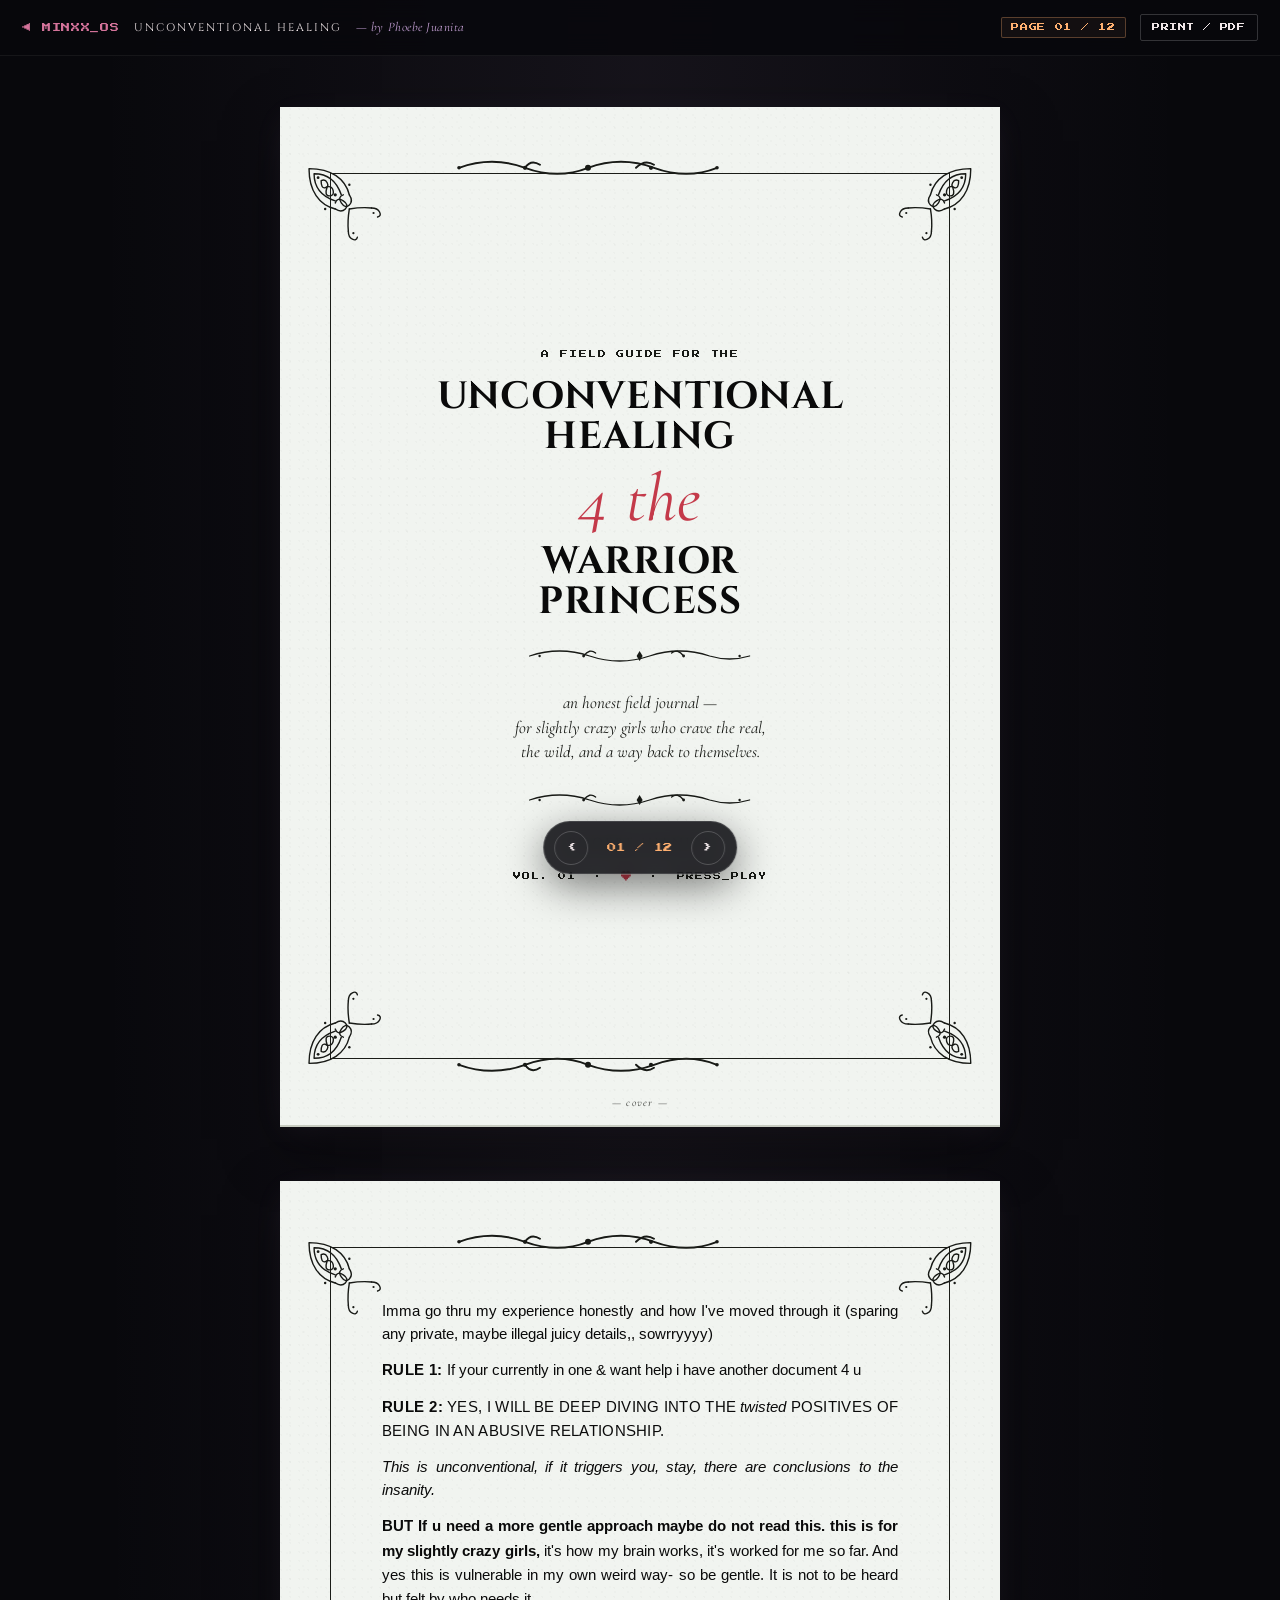
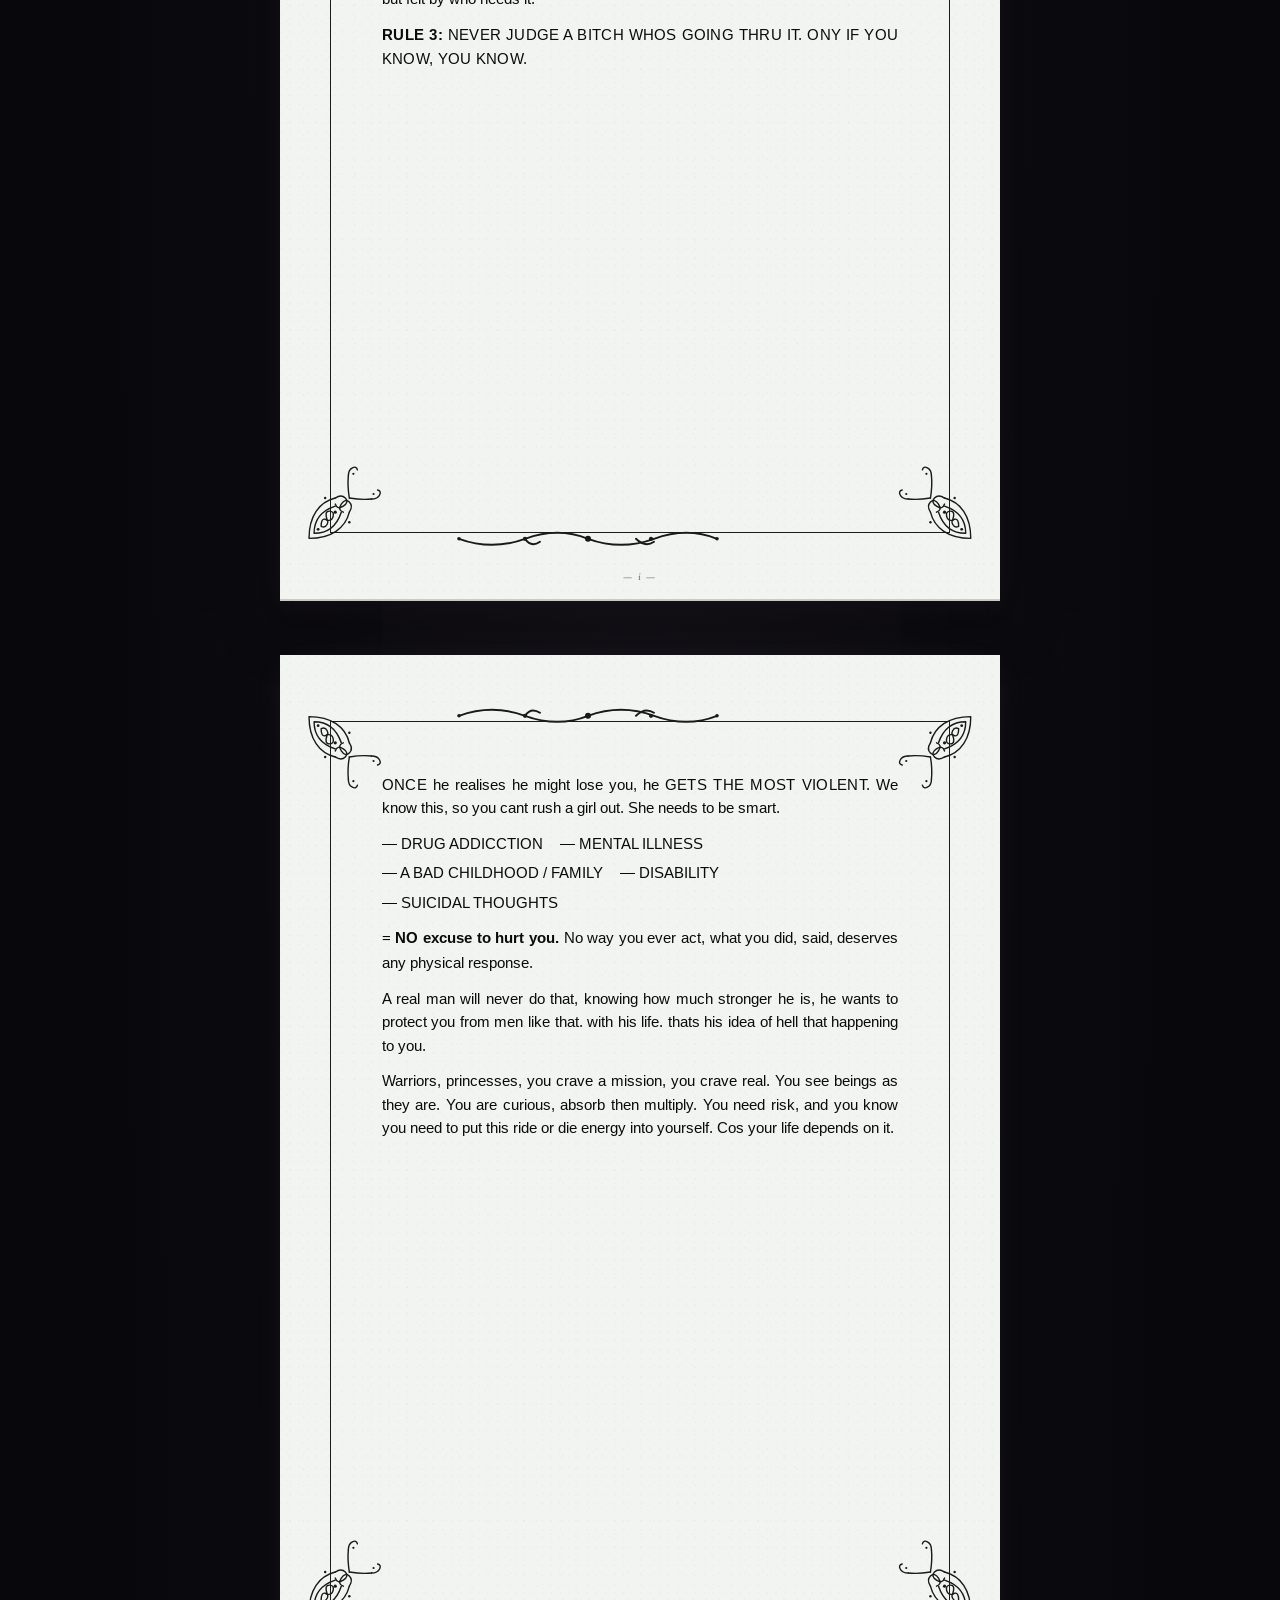
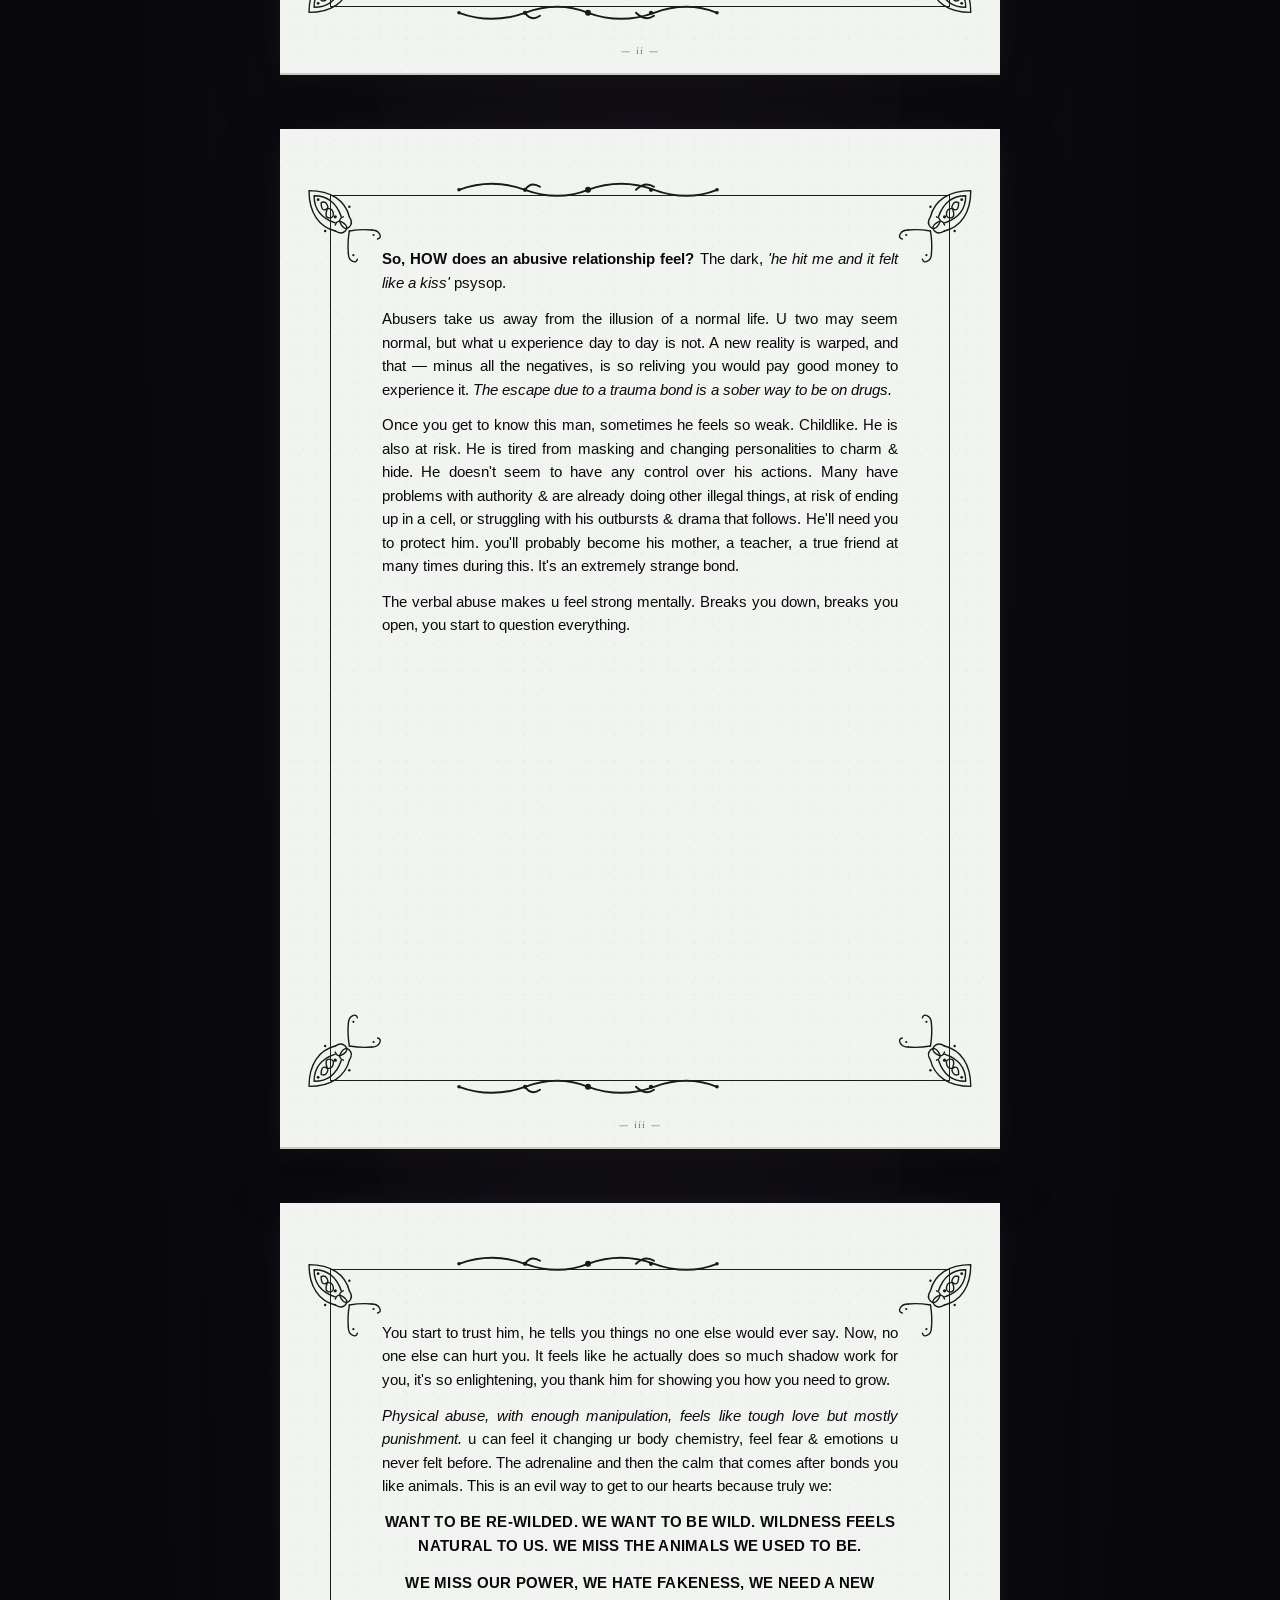
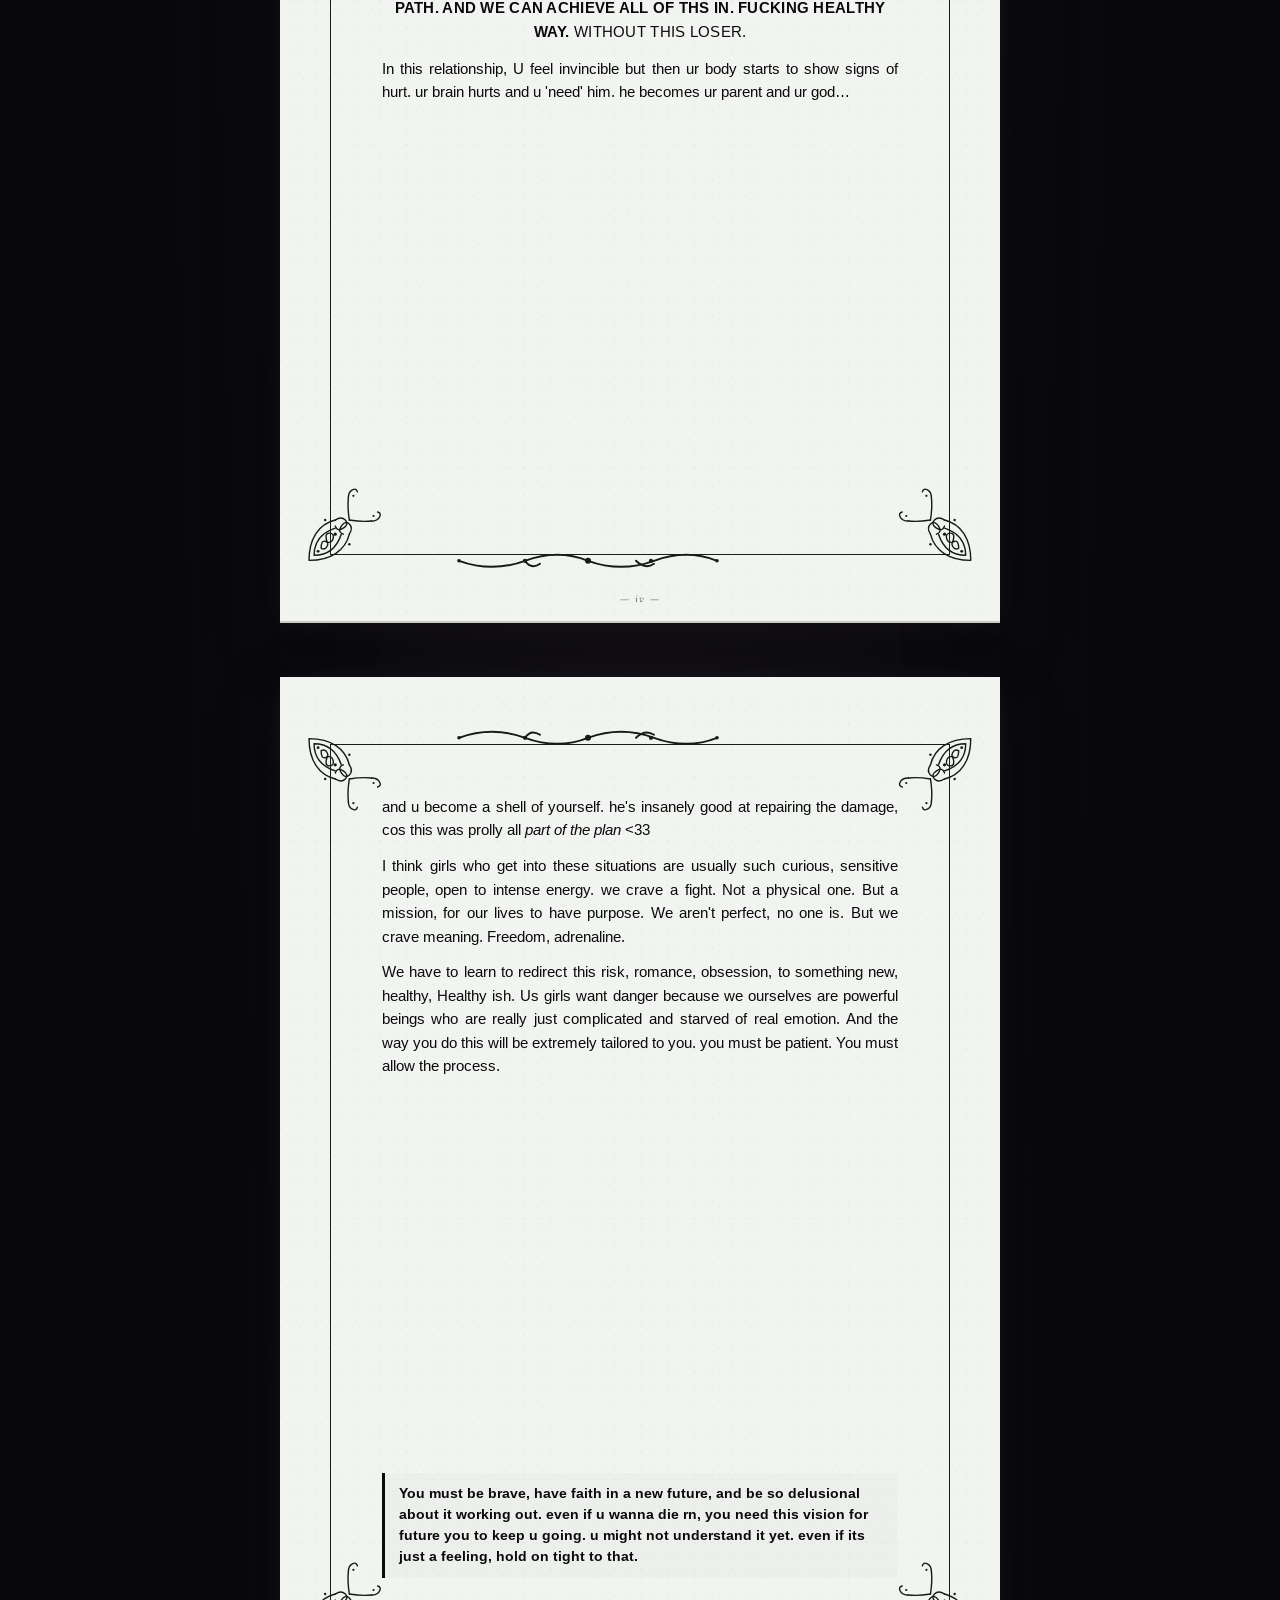
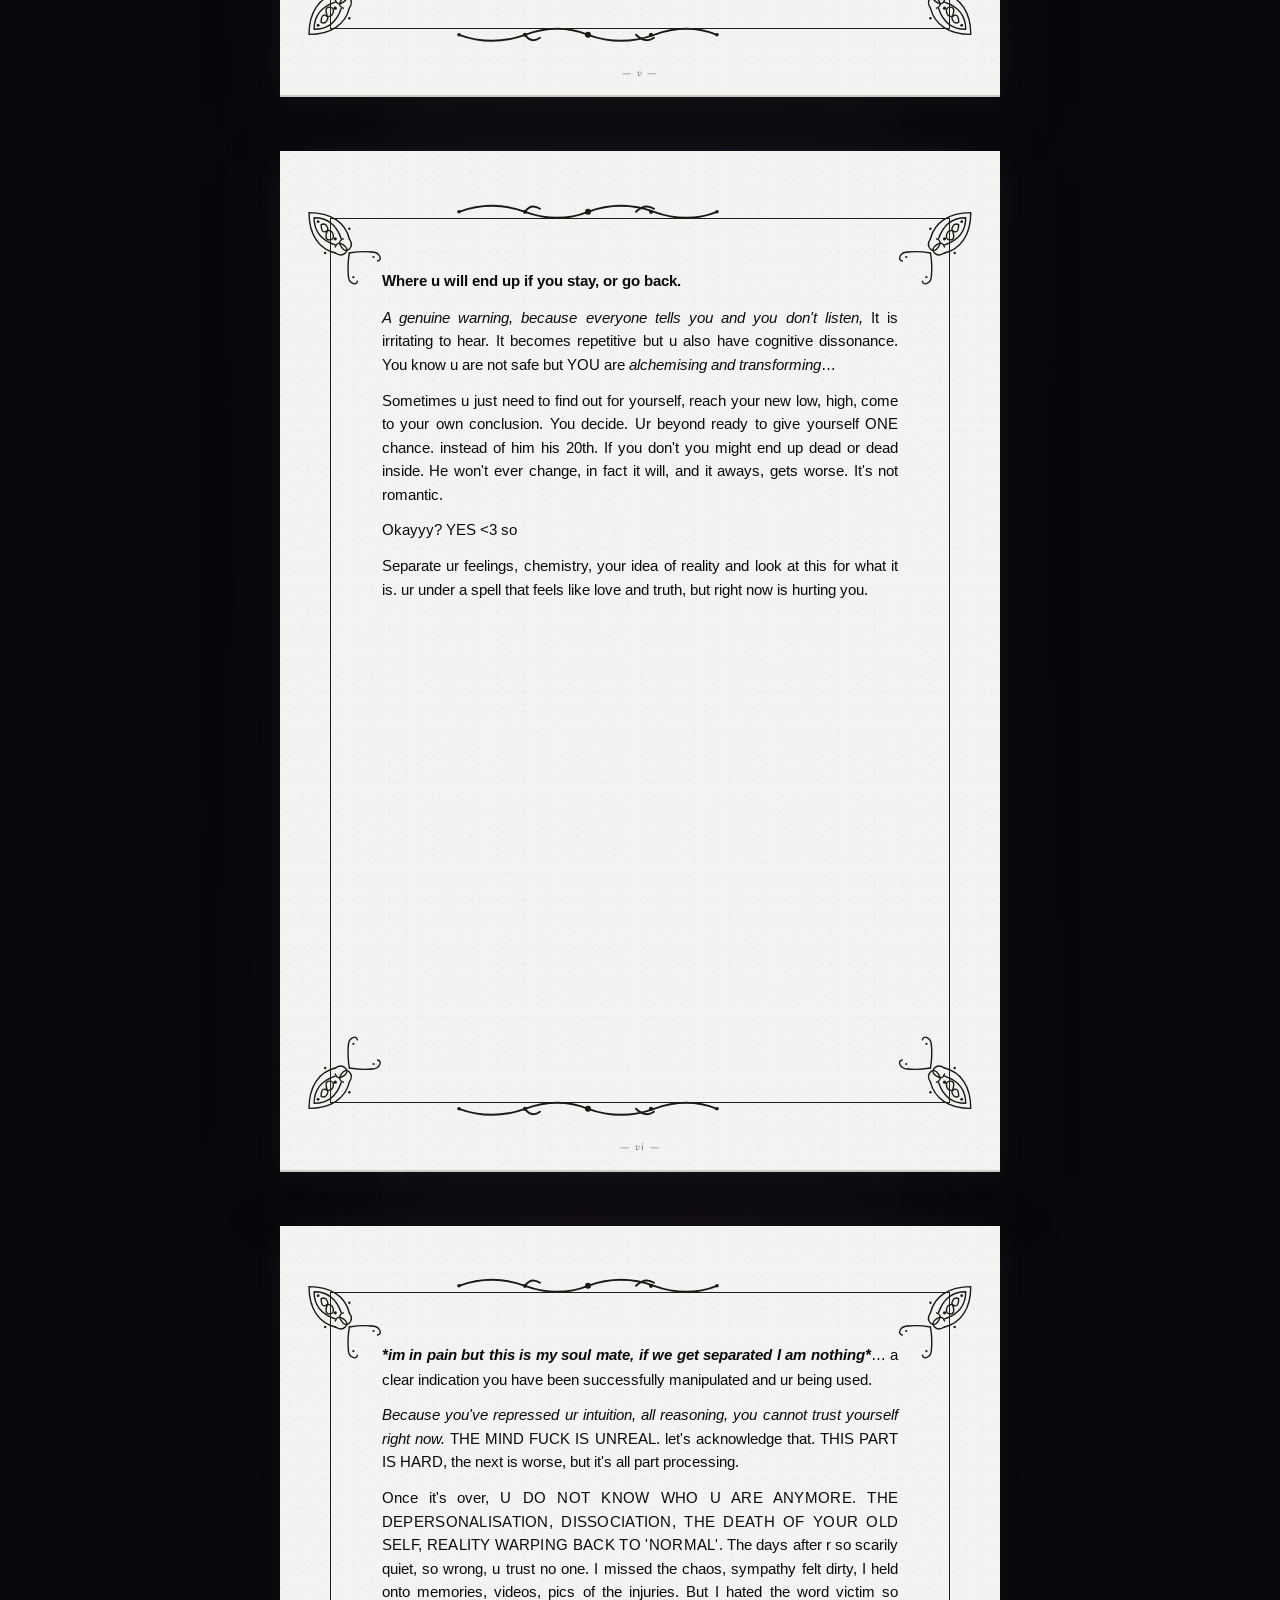
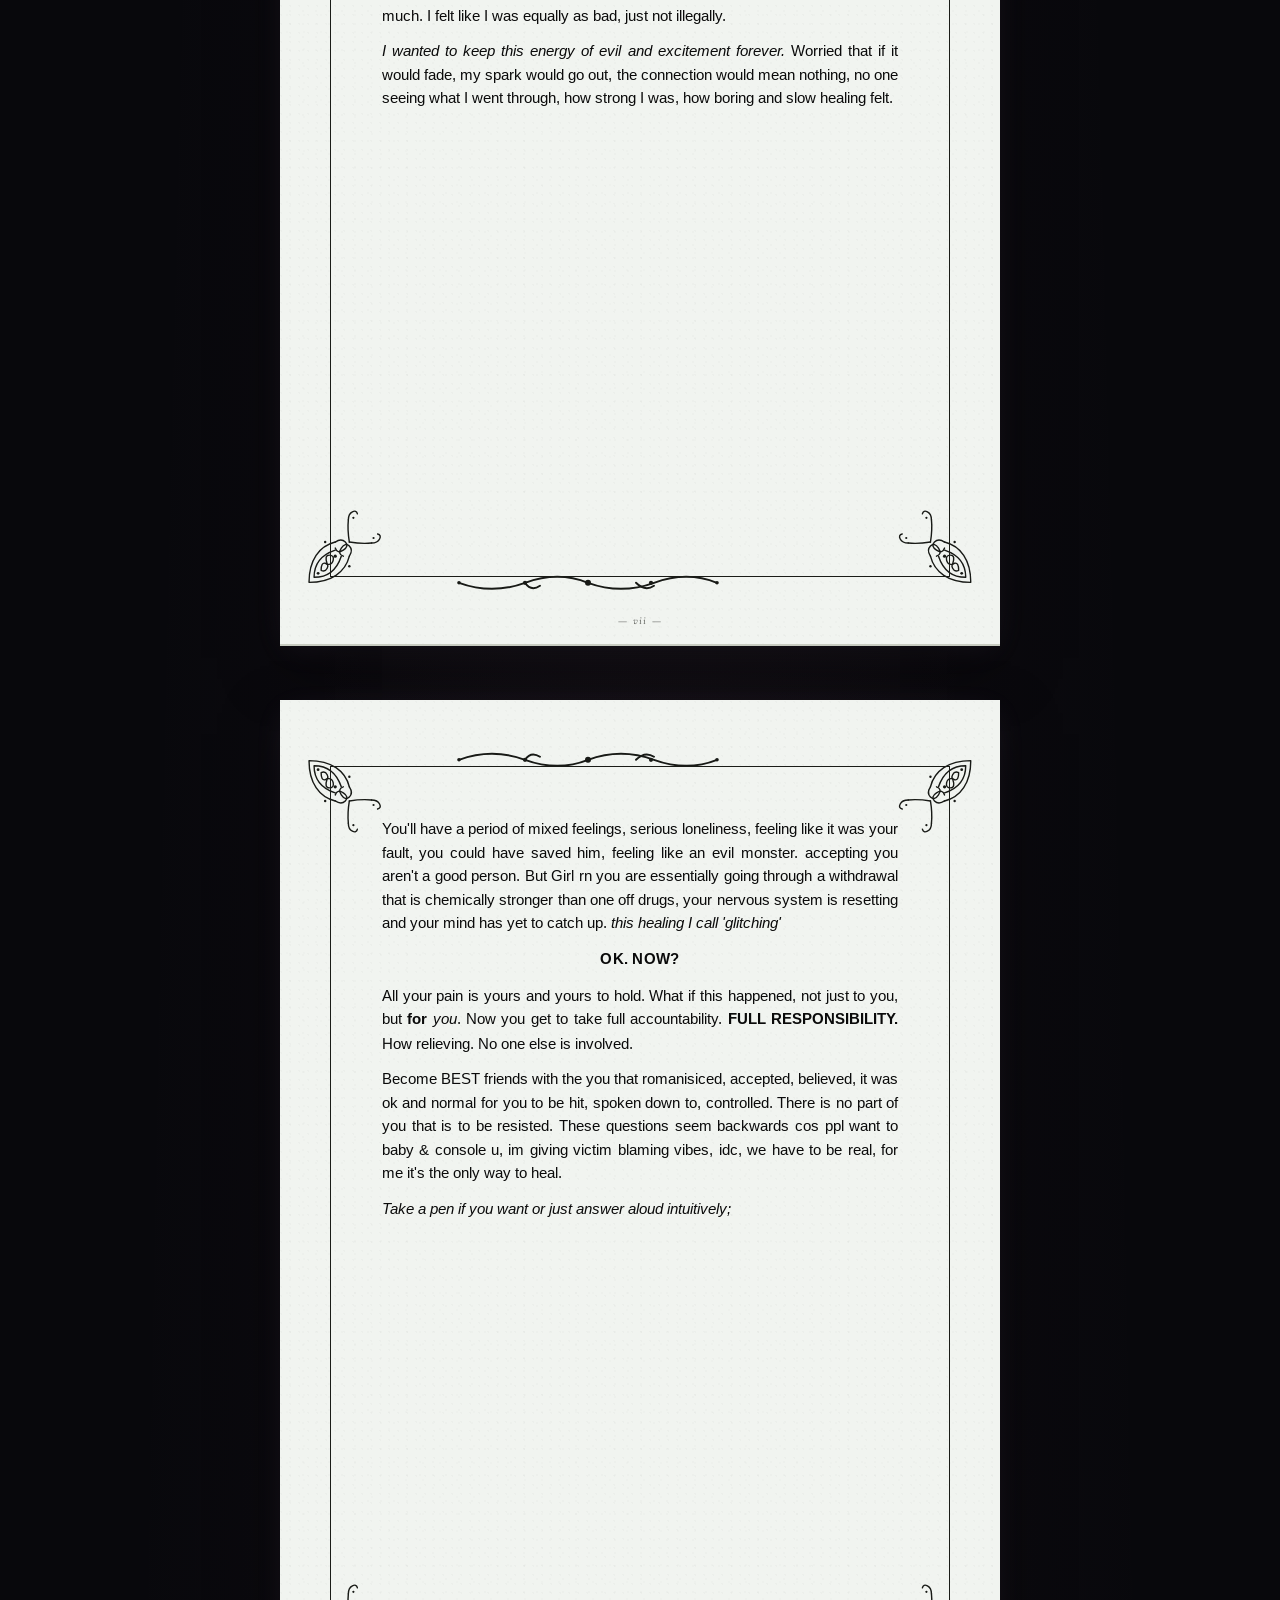
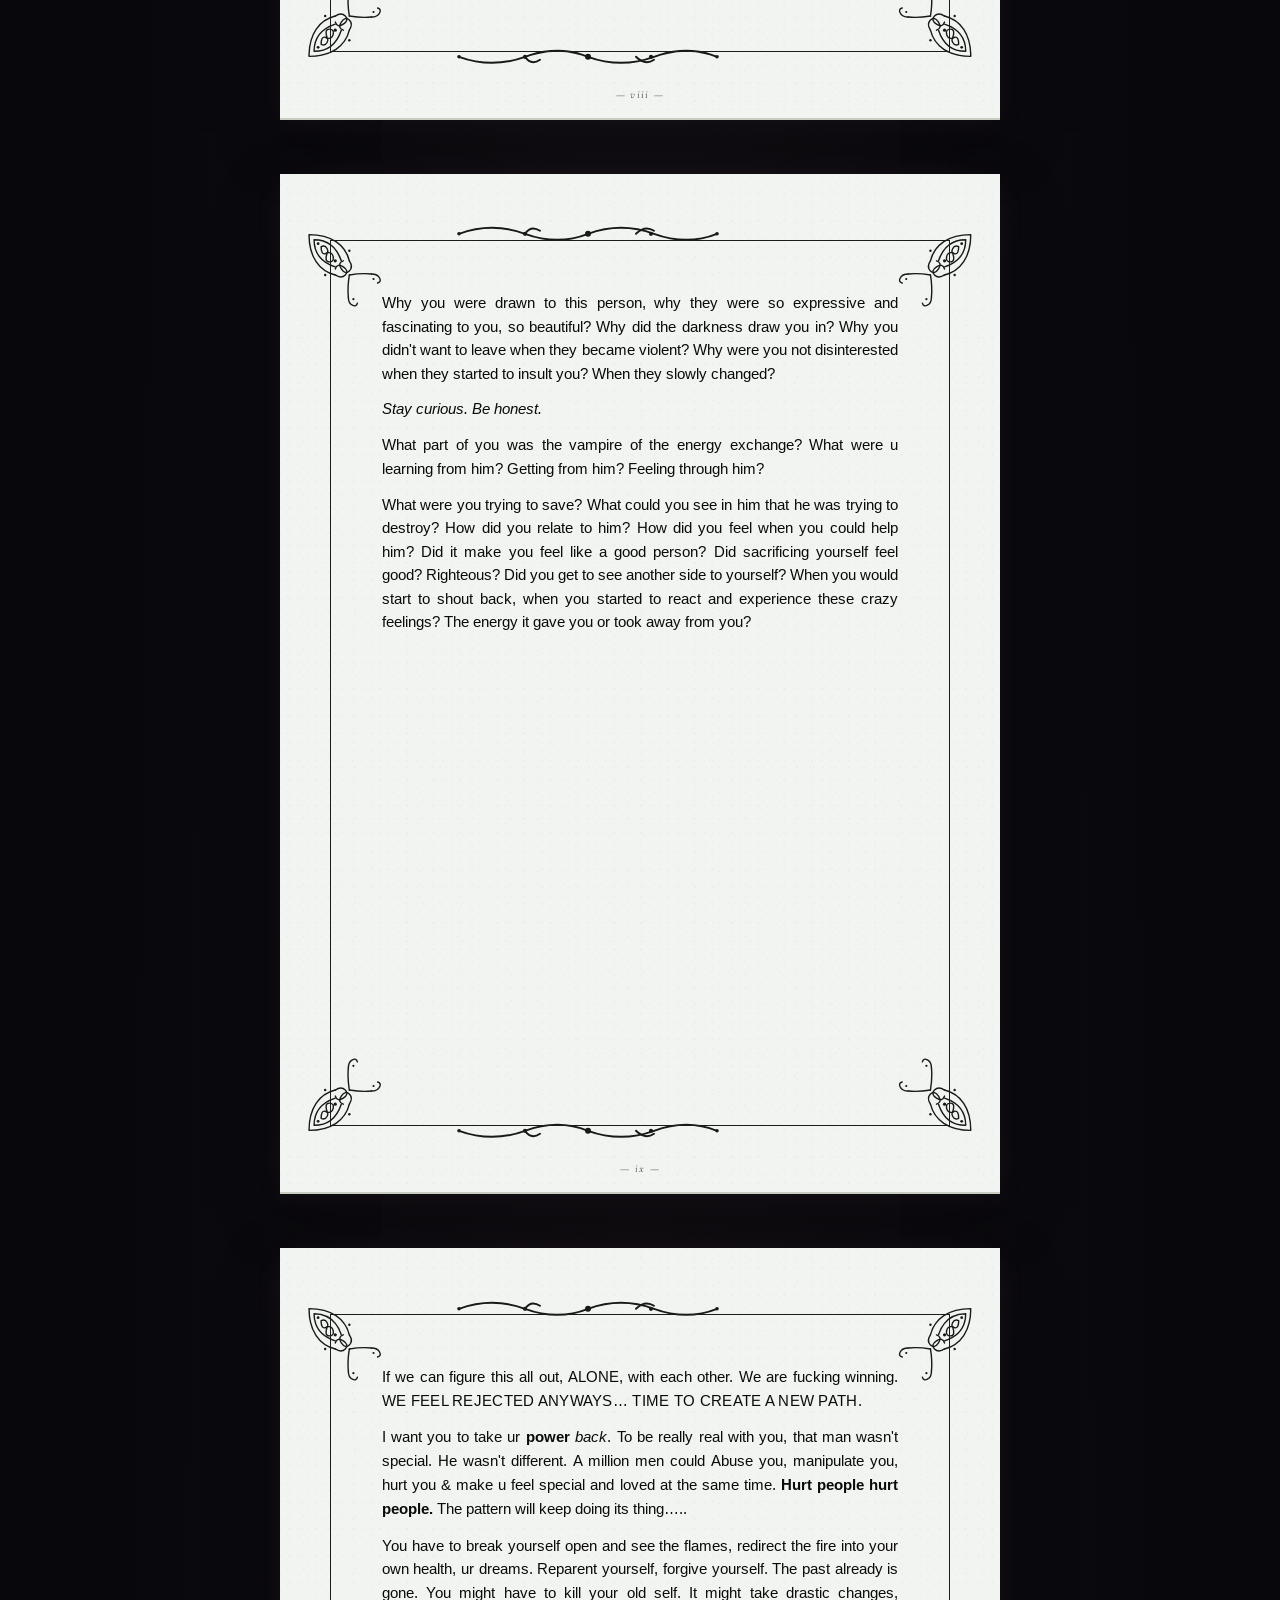
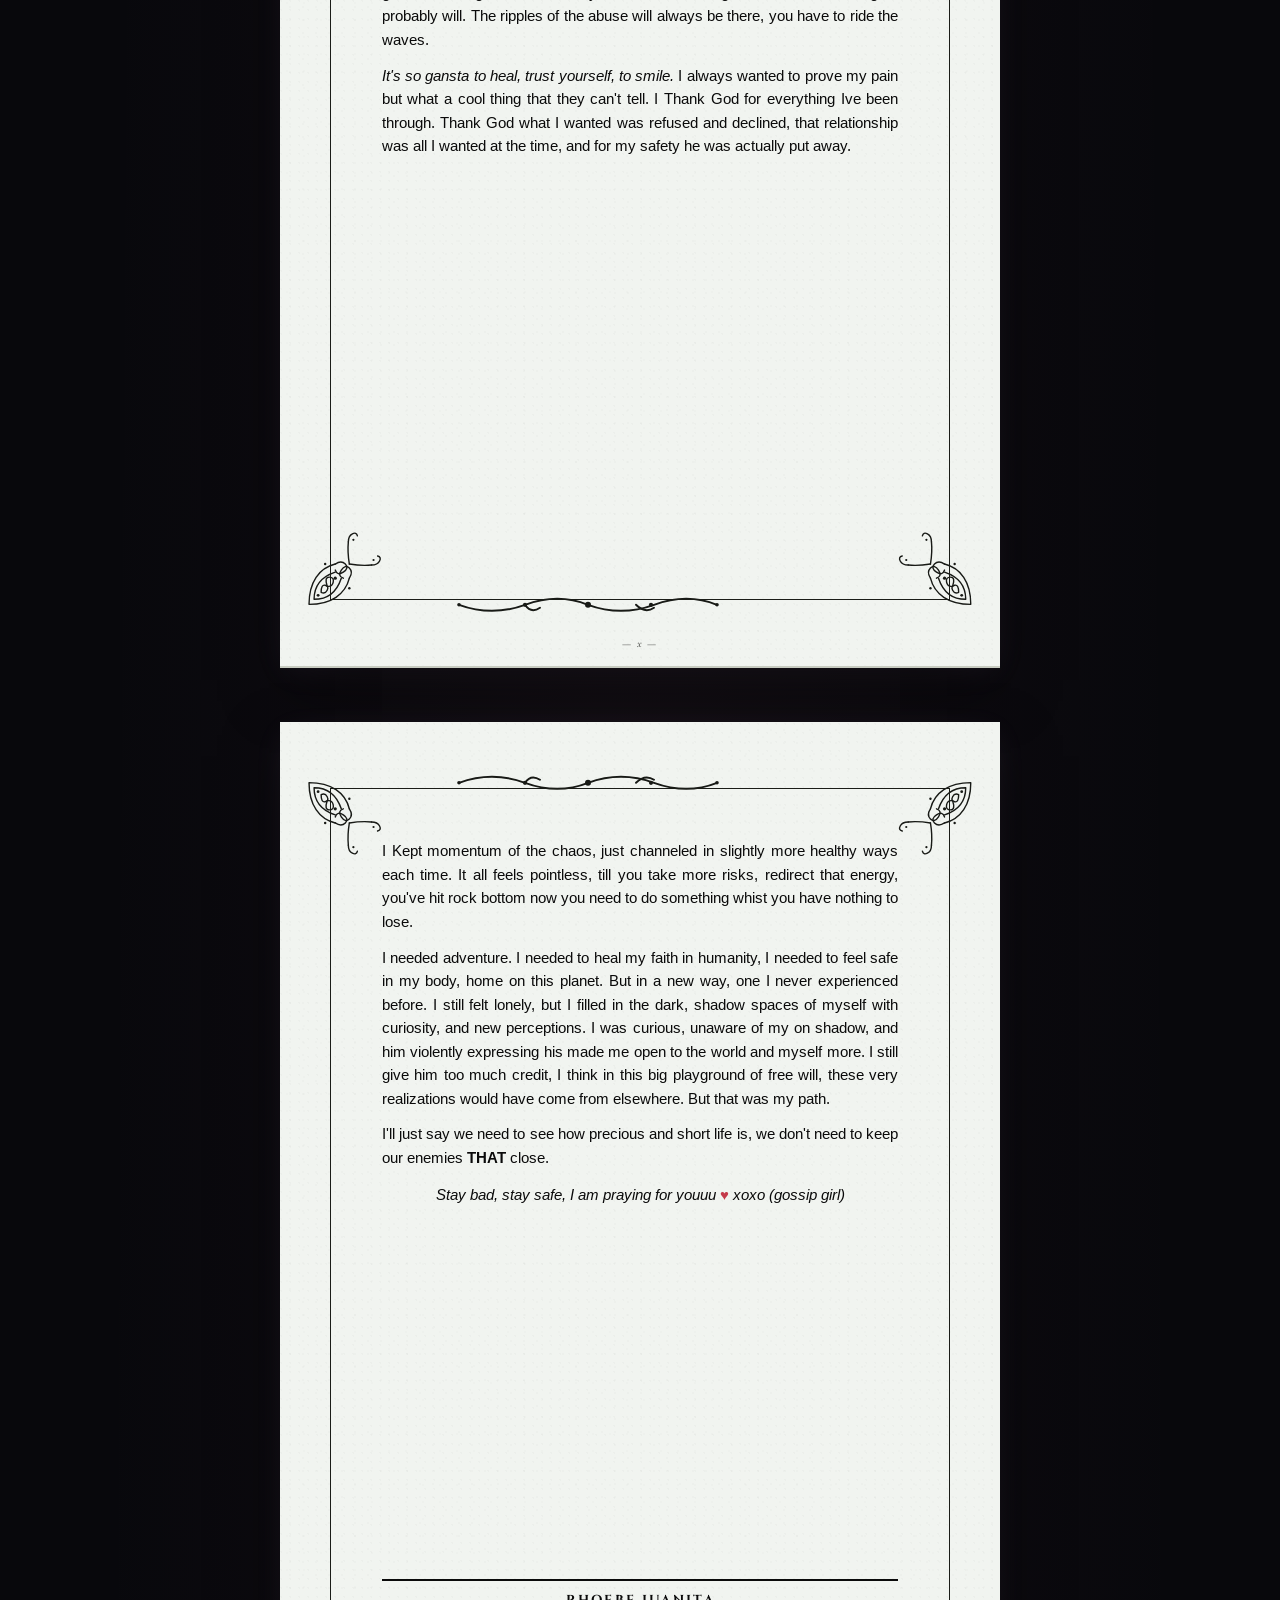
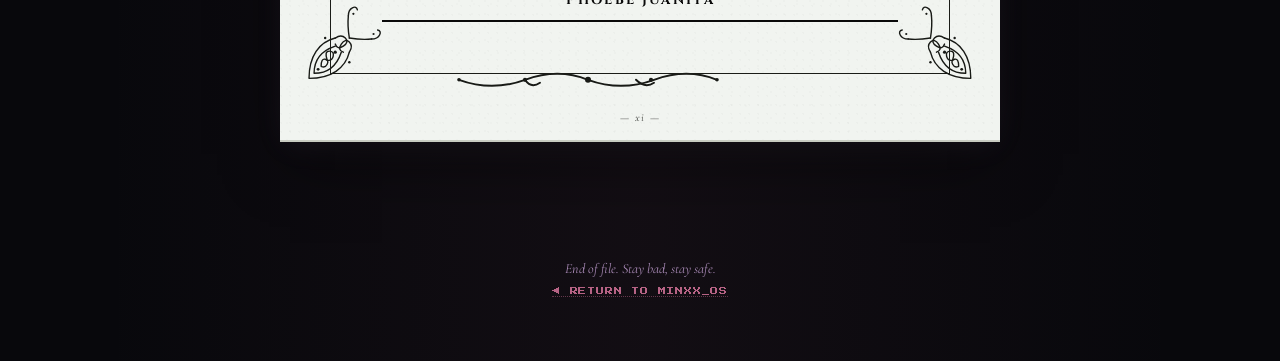
<file: healing-ebook/index.html>
<!doctype html>
<html lang="en">
<head>
<meta charset="utf-8">
<meta name="viewport" content="width=device-width, initial-scale=1.0">
<title>Unconventional Healing 4 the Warrior Princess — Phoebe Juanita</title>
<meta name="description" content="An honest unconventional healing guide for the warrior princess. By Phoebe Juanita.">
<meta property="og:title" content="Unconventional Healing 4 the Warrior Princess">
<meta property="og:description" content="An honest unconventional healing guide for the warrior princess. By Phoebe Juanita.">
<link rel="preconnect" href="https://fonts.googleapis.com">
<link rel="preconnect" href="https://fonts.gstatic.com" crossorigin>
<link href="https://fonts.googleapis.com/css2?family=Arimo:ital,wght@0,400;0,500;0,700;1,400;1,700&family=Cinzel:wght@500;700&family=Cormorant+Garamond:ital,wght@0,400;0,600;1,400&family=Press+Start+2P&display=swap" rel="stylesheet">

<style>
/* ════════════════════════════════════════════
   PALETTE — pulled from the original Canva file
   ════════════════════════════════════════════ */
:root{
  --paper:        #f1f4f0;     /* canva bg #f1f4f0 */
  --paper-shadow: #e2e6dd;
  --paper-edge:   #c8ccc1;
  --ink:          #0a0a0a;
  --ornament:     #181a16;
  --rule:         #1a1c17;
  --accent:       #c43a4a;     /* warrior red — for the heart, callout */
  --rose:         #d4739a;     /* matches main site rose */
  --lavender:     #c4a0d4;
  --bg-stage:     #08080c;     /* matches main site tape-black */
  --bg-stage-2:   #0d0a10;
  --crt-cream:    #f0e6e8;
  --hud-amber:    #ffb070;
}

/* ════════════════════════════════════════════
   RESET + STAGE
   ════════════════════════════════════════════ */
*,*::before,*::after{margin:0;padding:0;box-sizing:border-box}
html,body{
  background:var(--bg-stage);
  color:var(--crt-cream);
  font-family:'Arimo','Helvetica Neue',Helvetica,Arial,sans-serif;
  -webkit-font-smoothing:antialiased;
  text-rendering:optimizeLegibility;
  min-height:100vh;
}
body{
  background:
    radial-gradient(ellipse at 50% 0%, rgba(196,160,212,0.07), transparent 60%),
    radial-gradient(ellipse at 50% 100%, rgba(212,115,154,0.05), transparent 60%),
    var(--bg-stage);
  padding:0;
  overflow-x:hidden;
}

/* ════════════════════════════════════════════
   READER CHROME — top bar
   ════════════════════════════════════════════ */
.chrome{
  position:sticky;
  top:0;
  z-index:100;
  background:rgba(8,8,12,0.85);
  backdrop-filter:blur(12px);
  -webkit-backdrop-filter:blur(12px);
  border-bottom:1px solid rgba(255,255,255,0.06);
  display:flex;
  align-items:center;
  justify-content:space-between;
  padding:0.85rem 1.4rem;
  font-family:'Press Start 2P','VT323',monospace;
  font-size:9px;
  letter-spacing:0.08em;
}
.chrome a{color:var(--rose);text-decoration:none}
.chrome a:hover{color:var(--lavender)}
.chrome .left{display:flex;align-items:center;gap:0.9rem}
.chrome .right{display:flex;align-items:center;gap:0.9rem}
.chrome .title{
  font-family:'Cinzel',serif;
  font-size:11px;
  letter-spacing:0.18em;
  color:var(--crt-cream);
  text-transform:uppercase;
}
.chrome .author{
  font-family:'Cormorant Garamond',serif;
  font-style:italic;
  font-size:13px;
  letter-spacing:0.04em;
  color:var(--lavender);
  text-transform:none;
}
.chrome .pageind{
  font-family:'Press Start 2P',monospace;
  font-size:8px;
  color:var(--hud-amber);
  padding:0.35rem 0.55rem;
  border:1px solid rgba(255,176,112,0.3);
  border-radius:2px;
  background:rgba(255,176,112,0.05);
}
.chrome button.btn{
  background:transparent;
  border:1px solid rgba(255,255,255,0.18);
  color:var(--crt-cream);
  font-family:'Press Start 2P',monospace;
  font-size:8px;
  padding:0.55rem 0.7rem;
  cursor:pointer;
  letter-spacing:0.06em;
  border-radius:2px;
  transition:all 0.15s ease;
}
.chrome button.btn:hover{
  background:var(--rose);
  color:var(--bg-stage);
  border-color:var(--rose);
}

/* ════════════════════════════════════════════
   BOOK STAGE — viewport for pages
   ════════════════════════════════════════════ */
.book{
  display:flex;
  flex-direction:column;
  align-items:center;
  gap:3.5rem;
  padding:3.2rem 1.2rem 6rem;
  max-width:100vw;
}

/* a single page */
.page{
  position:relative;
  width:min(95vw, 720px);
  aspect-ratio: 1 / 1.414;       /* A4 portrait */
  background:var(--paper);
  color:var(--ink);
  box-shadow:
    0 2px 0 var(--paper-edge),
    0 24px 60px -10px rgba(0,0,0,0.6),
    0 8px 30px -8px rgba(196,160,212,0.15);
  /* faint paper texture */
  background-image:
    radial-gradient(circle at 12% 18%, rgba(0,0,0,0.018) 0 1px, transparent 1px),
    radial-gradient(circle at 78% 62%, rgba(0,0,0,0.014) 0 1px, transparent 1px),
    radial-gradient(circle at 40% 88%, rgba(0,0,0,0.012) 0 1px, transparent 1px);
  background-size:9px 9px, 13px 13px, 17px 17px;
  scroll-margin-top:120px;
  font-family:'Arimo',sans-serif;
  break-inside:avoid;
}

/* the inner rule frame (just inside the ornaments) */
.frame{
  position:absolute;
  inset: 6.5% 7%;
  border:1px solid var(--rule);
  padding: 7% 7%;
  display:flex;
  flex-direction:column;
  gap:1.05em;
  overflow:hidden;
}

/* the four corner ornaments */
.corner{
  position:absolute;
  width:14%;
  height:auto;
  color:var(--ornament);
  pointer-events:none;
}
.corner.tl{ top: 3.2%; left: 3.5%; }
.corner.tr{ top: 3.2%; right: 3.5%; transform:scaleX(-1); }
.corner.bl{ bottom: 3.2%; left: 3.5%; transform:scaleY(-1); }
.corner.br{ bottom: 3.2%; right: 3.5%; transform:scale(-1,-1); }

/* horizontal flourish top + bottom */
.flourish{
  position:absolute;
  left: 22%;
  right: 22%;
  height: 3.5%;
  color:var(--ornament);
}
.flourish.top{    top: 4.2%; }
.flourish.bottom{ bottom: 4.2%; transform:scaleY(-1); }

/* page number / running foot */
.folio{
  position:absolute;
  bottom:1.6%;
  left:0;right:0;
  text-align:center;
  font-family:'Cormorant Garamond',serif;
  font-style:italic;
  font-size:11px;
  letter-spacing:0.12em;
  color:var(--ornament);
  opacity:0.85;
}

/* ════════════════════════════════════════════
   BODY TYPOGRAPHY
   ════════════════════════════════════════════ */
.body{
  font-family:'Arimo',sans-serif;
  font-size: clamp(11px, 1.55vw, 14.5px);
  line-height: 1.62;
  text-align: justify;
  color:var(--ink);
  hyphens:auto;
  flex:1;
  display:flex;
  flex-direction:column;
  gap:0.85em;
}
.body p{ margin:0 }
.body em{ font-style:italic }
.body strong{ font-weight:700 }
.body .center{ text-align:center }
.body .caps{ text-transform:uppercase; letter-spacing:0.02em; font-weight:500 }
.body .rule-num{
  font-weight:700;
  letter-spacing:0.03em;
}
.body ul.bullets{
  list-style:none;
  padding-left:0;
  display:flex;
  flex-wrap:wrap;
  gap:0.4em 1.2em;
  font-weight:500;
}
.body ul.bullets li::before{content:"— "}

/* affirmation block — bold callout near foot */
.affirm{
  margin-top:auto;
  padding:0.75em 0.9em 0.75em 1em;
  font-weight:700;
  font-size: clamp(11px, 1.55vw, 14px);
  line-height:1.5;
  border-left:3px solid var(--ink);
  background:rgba(0,0,0,0.02);
}

/* ════════════════════════════════════════════
   COVER PAGE
   ════════════════════════════════════════════ */
.page.cover .frame{
  align-items:center;
  justify-content:center;
  text-align:center;
  gap:1.2em;
  padding: 9% 8%;
}
.cover-eyebrow{
  font-family:'Press Start 2P',monospace;
  font-size:8px;
  letter-spacing:0.18em;
  color:var(--ornament);
  text-transform:uppercase;
}
.cover-title{
  font-family:'Cinzel',serif;
  font-weight:700;
  font-size: clamp(22px, 4.2vw, 38px);
  line-height:1.05;
  letter-spacing:0.02em;
  color:var(--ink);
  text-transform:uppercase;
}
.cover-amp{
  font-family:'Cormorant Garamond',serif;
  font-style:italic;
  font-size:1.8em;
  font-weight:400;
  display:block;
  text-transform:none;
  color:var(--accent);
  margin: 0.1em 0;
}
.cover-sub{
  font-family:'Cormorant Garamond',serif;
  font-style:italic;
  font-size: clamp(13px, 1.7vw, 17px);
  color:var(--ornament);
  max-width:36ch;
  line-height:1.45;
}
.cover-divider{
  width:60%;
  height:18px;
  color:var(--ornament);
  margin:0.4em 0;
}
.cover-author{
  font-family:'Cinzel',serif;
  font-size:13px;
  letter-spacing:0.18em;
  color:var(--ink);
  text-transform:uppercase;
}
.cover-date{
  font-family:'Press Start 2P',monospace;
  font-size:8px;
  letter-spacing:0.12em;
  color:var(--ornament);
}
.cover-heart{
  display:inline-block;
  color:var(--accent);
  font-size:1.4em;
  vertical-align:middle;
}

/* ════════════════════════════════════════════
   NAVIGATION FLOATING CONTROLS
   ════════════════════════════════════════════ */
.nav-fixed{
  position:fixed;
  bottom:1.6rem;
  left:50%;
  transform:translateX(-50%);
  z-index:90;
  display:flex;
  align-items:center;
  gap:0.6rem;
  padding:0.55rem 0.65rem;
  background:rgba(8,8,12,0.85);
  backdrop-filter:blur(10px);
  -webkit-backdrop-filter:blur(10px);
  border:1px solid rgba(255,255,255,0.12);
  border-radius:999px;
  box-shadow:0 12px 40px rgba(0,0,0,0.5);
}
.nav-fixed button{
  background:transparent;
  border:1px solid rgba(255,255,255,0.2);
  color:var(--crt-cream);
  width:34px;height:34px;
  border-radius:50%;
  cursor:pointer;
  font-family:'Press Start 2P',monospace;
  font-size:11px;
  display:flex;
  align-items:center;
  justify-content:center;
  transition:all 0.15s ease;
}
.nav-fixed button:hover{
  background:var(--rose);
  color:var(--bg-stage);
  border-color:var(--rose);
}
.nav-fixed .pos{
  font-family:'Press Start 2P',monospace;
  font-size:9px;
  color:var(--hud-amber);
  padding:0 0.55rem;
  letter-spacing:0.05em;
  min-width:48px;
  text-align:center;
}

/* ════════════════════════════════════════════
   FOOTER LINK BACK
   ════════════════════════════════════════════ */
.tail{
  display:flex;
  flex-direction:column;
  align-items:center;
  gap:0.6rem;
  padding: 1.5rem 1rem 4rem;
  text-align:center;
  font-family:'Cormorant Garamond',serif;
  font-style:italic;
  color:var(--lavender);
  font-size:14px;
  opacity:0.85;
}
.tail a{
  color:var(--rose);
  text-decoration:none;
  border-bottom:1px dotted rgba(212,115,154,0.5);
  font-family:'Press Start 2P',monospace;
  font-size:8px;
  font-style:normal;
  letter-spacing:0.1em;
  padding-bottom:1px;
}
.tail a:hover{ color:var(--lavender); border-bottom-color:var(--lavender) }

/* ════════════════════════════════════════════
   RESPONSIVE
   ════════════════════════════════════════════ */
@media (max-width: 600px){
  .chrome{ padding:0.7rem 0.9rem; flex-wrap:wrap; gap:0.5rem }
  .chrome .title{ font-size:9px }
  .chrome .author{ font-size:11px }
  .chrome .right{ width:100%; justify-content:space-between }
  .book{ padding: 2rem 0.7rem 6rem; gap:2rem }
  .page{ width: 100%; }
  .frame{ inset: 6% 6%; padding: 8% 7% }
  .corner{ width: 16% }
  .body{ font-size: 12px; line-height:1.55 }
  .affirm{ font-size: 12px }
}

/* ════════════════════════════════════════════
   PRINT — clean A4 export
   ════════════════════════════════════════════ */
@media print{
  body{ background:white }
  .chrome,.nav-fixed,.tail{ display:none !important }
  .book{ padding:0; gap:0 }
  .page{
    width: 100%;
    height: 100vh;
    box-shadow:none;
    page-break-after:always;
    break-after:page;
    margin:0;
  }
  @page{ size: A4; margin:0 }
}
</style>
</head>
<body>

<!-- ════════════════════════════════════════════
     SVG SYMBOLS — corner ornament + flourish
     hand-drawn baroque scrollwork. one source,
     mirrored to all four corners via CSS.
     ════════════════════════════════════════════ -->
<svg width="0" height="0" style="position:absolute" aria-hidden="true">
  <defs>

    <!-- corner: 100×100 viewbox, the ornament hugs the top-left -->
    <symbol id="orn-corner" viewBox="0 0 100 100">
      <g fill="none" stroke="currentColor" stroke-width="1.4" stroke-linecap="round" stroke-linejoin="round">
        <!-- main scroll arc -->
        <path d="M4 4 C 4 26, 14 40, 30 44 M4 4 C 26 4, 40 14, 44 30"/>
        <!-- inner companion arc -->
        <path d="M9 9 C 9 24, 18 32, 30 36 M9 9 C 24 9, 32 18, 36 30"/>
        <!-- swirl tendril off the elbow -->
        <path d="M30 44 q 6 4 10 0 q 4 -4 -2 -8 q -6 -4 -8 2"/>
        <path d="M44 30 q 4 6 0 10 q -4 4 -8 -2 q -4 -6 2 -8"/>
        <!-- leafy buds along the inner curve -->
        <path d="M16 16 q 4 -2 6 2 q 2 4 -2 5 q -4 1 -4 -7"/>
        <path d="M22 22 q 5 -1 6 4 q 1 5 -4 5 q -5 0 -2 -9"/>
        <!-- diagonal thread that runs into the frame -->
        <path d="M44 44 q 12 -2 22 -1"/>
        <path d="M44 44 q -2 12 -1 22"/>
        <!-- tiny tail flourish reaching toward the rule -->
        <path d="M66 43 q 6 0 8 4 q 2 4 -2 5"/>
        <path d="M43 66 q 0 6 4 8 q 4 2 5 -2"/>
      </g>
      <!-- decorative dots / berries -->
      <g fill="currentColor">
        <circle cx="30" cy="30" r="1.6"/>
        <circle cx="44" cy="20" r="1.2"/>
        <circle cx="20" cy="44" r="1.2"/>
        <circle cx="13" cy="13" r="1.4"/>
        <circle cx="68" cy="48" r="1.1"/>
        <circle cx="48" cy="68" r="1.1"/>
      </g>
    </symbol>

    <!-- horizontal flourish: 200×20 viewbox, mirrored on top + bottom -->
    <symbol id="orn-flourish" viewBox="0 0 200 20" preserveAspectRatio="xMidYMid meet">
      <g fill="none" stroke="currentColor" stroke-width="1.3" stroke-linecap="round">
        <path d="M14 10 q 22 -8 44 0 q 22 8 42 0 q 22 -8 44 0 q 22 8 42 0"/>
        <path d="M58 10 q 4 -6 10 -2"/>
        <path d="M132 10 q 6 -6 12 -2"/>
      </g>
      <g fill="currentColor">
        <circle cx="100" cy="10" r="2"/>
        <circle cx="58"  cy="10" r="1.4"/>
        <circle cx="142" cy="10" r="1.4"/>
        <circle cx="14"  cy="10" r="1.2"/>
        <circle cx="186" cy="10" r="1.2"/>
      </g>
    </symbol>

    <!-- cover divider — bigger flourish for the cover page -->
    <symbol id="orn-divider" viewBox="0 0 240 18" preserveAspectRatio="xMidYMid meet">
      <g fill="none" stroke="currentColor" stroke-width="1.3" stroke-linecap="round">
        <path d="M10 9 q 30 -10 60 0 q 30 10 60 0 q 30 -10 60 0 q 20 6 40 0"/>
        <path d="M64 9 q 6 -8 12 -3"/>
        <path d="M164 9 q -6 -8 -12 -3"/>
      </g>
      <g fill="currentColor">
        <path d="M120 4 l 3 5 -3 5 -3 -5 z"/>
        <circle cx="64"  cy="9" r="1.4"/>
        <circle cx="164" cy="9" r="1.4"/>
        <circle cx="20"  cy="9" r="1.2"/>
        <circle cx="220" cy="9" r="1.2"/>
      </g>
    </symbol>

  </defs>
</svg>

<!-- ════════════════════════════════════════════
     READER CHROME
     ════════════════════════════════════════════ -->
<header class="chrome">
  <div class="left">
    <a href="../index.html" aria-label="Back to MINXX_OS">◀ MINXX_OS</a>
    <span class="title">UNCONVENTIONAL HEALING</span>
    <span class="author">— by Phoebe Juanita</span>
  </div>
  <div class="right">
    <span class="pageind" id="pageind">PAGE 01 / 12</span>
    <button class="btn" id="printBtn" type="button">PRINT / PDF</button>
  </div>
</header>

<!-- ════════════════════════════════════════════
     THE BOOK
     ════════════════════════════════════════════ -->
<main class="book" id="book">

  <!-- ─── COVER ─── -->
  <article class="page cover" data-page="0" id="page-0">
    <svg class="corner tl"><use href="#orn-corner"/></svg>
    <svg class="corner tr"><use href="#orn-corner"/></svg>
    <svg class="corner bl"><use href="#orn-corner"/></svg>
    <svg class="corner br"><use href="#orn-corner"/></svg>
    <svg class="flourish top"    preserveAspectRatio="none"><use href="#orn-flourish"/></svg>
    <svg class="flourish bottom" preserveAspectRatio="none"><use href="#orn-flourish"/></svg>

    <div class="frame">
      <div class="cover-eyebrow">A FIELD GUIDE FOR THE</div>
      <h1 class="cover-title">
        Unconventional<br>
        Healing<br>
        <span class="cover-amp">4 the</span>
        Warrior<br>Princess
      </h1>
      <svg class="cover-divider" preserveAspectRatio="xMidYMid meet"><use href="#orn-divider"/></svg>
      <p class="cover-sub">
        an honest field journal —<br>
        for slightly crazy girls who crave the real,
        the wild, and a way back to themselves.
      </p>
      <svg class="cover-divider" preserveAspectRatio="xMidYMid meet"><use href="#orn-divider"/></svg>
      <div class="cover-author">PHOEBE JUANITA</div>
      <div class="cover-date">VOL. 01 &nbsp;·&nbsp; <span class="cover-heart">♥</span> &nbsp;·&nbsp; PRESS_PLAY</div>
    </div>

    <div class="folio">— cover —</div>
  </article>

  <!-- ─── PAGE 1 — Rules / Intro ─── -->
  <article class="page" data-page="1">
    <svg class="corner tl"><use href="#orn-corner"/></svg><svg class="corner tr"><use href="#orn-corner"/></svg>
    <svg class="corner bl"><use href="#orn-corner"/></svg><svg class="corner br"><use href="#orn-corner"/></svg>
    <svg class="flourish top"    preserveAspectRatio="none"><use href="#orn-flourish"/></svg>
    <svg class="flourish bottom" preserveAspectRatio="none"><use href="#orn-flourish"/></svg>

    <div class="frame">
      <div class="body">
        <p>Imma go thru my experience honestly and how I've moved through it (sparing any private, maybe illegal juicy details,, sowrryyyy)</p>

        <p><span class="rule-num">RULE 1:</span> If your currently in one &amp; want help i have another document 4 u</p>

        <p><span class="rule-num">RULE 2:</span> <span class="caps">Yes, i will be deep diving into the</span> <em>twisted</em> <span class="caps">positives of being in an abusive relationship.</span></p>

        <p><em>This is unconventional, if it triggers you, stay, there are conclusions to the insanity.</em></p>

        <p><strong>BUT If u need a more gentle approach maybe do not read this. this is for my slightly crazy girls,</strong> it's how my brain works, it's worked for me so far. And yes this is vulnerable in my own weird way- so be gentle. It is not to be heard but felt by who needs it.</p>

        <p><span class="rule-num">RULE 3:</span> <span class="caps">Never judge a bitch whos going thru it. ony if you know, you know.</span></p>
      </div>
    </div>
    <div class="folio">— i —</div>
  </article>

  <!-- ─── PAGE 2 ─── -->
  <article class="page" data-page="2">
    <svg class="corner tl"><use href="#orn-corner"/></svg><svg class="corner tr"><use href="#orn-corner"/></svg>
    <svg class="corner bl"><use href="#orn-corner"/></svg><svg class="corner br"><use href="#orn-corner"/></svg>
    <svg class="flourish top"    preserveAspectRatio="none"><use href="#orn-flourish"/></svg>
    <svg class="flourish bottom" preserveAspectRatio="none"><use href="#orn-flourish"/></svg>

    <div class="frame">
      <div class="body">
        <p><span class="caps">Once</span> he realises he might lose you, he <span class="caps">gets the most violent.</span> We know this, so you cant rush a girl out. She needs to be smart.</p>

        <ul class="bullets">
          <li>DRUG ADDICCTION</li>
          <li>MENTAL ILLNESS</li>
          <li>A BAD CHILDHOOD / FAMILY</li>
          <li>DISABILITY</li>
          <li>SUICIDAL THOUGHTS</li>
        </ul>

        <p>= <strong>NO excuse to hurt you.</strong> No way you ever act, what you did, said, deserves any physical response.</p>

        <p>A real man will never do that, knowing how much stronger he is, he wants to protect you from men like that. with his life. thats his idea of hell that happening to you.</p>

        <p>Warriors, princesses, you crave a mission, you crave real. You see beings as they are. You are curious, absorb then multiply. You need risk, and you know you need to put this ride or die energy into yourself. Cos your life depends on it.</p>
      </div>
    </div>
    <div class="folio">— ii —</div>
  </article>

  <!-- ─── PAGE 3 ─── -->
  <article class="page" data-page="3">
    <svg class="corner tl"><use href="#orn-corner"/></svg><svg class="corner tr"><use href="#orn-corner"/></svg>
    <svg class="corner bl"><use href="#orn-corner"/></svg><svg class="corner br"><use href="#orn-corner"/></svg>
    <svg class="flourish top"    preserveAspectRatio="none"><use href="#orn-flourish"/></svg>
    <svg class="flourish bottom" preserveAspectRatio="none"><use href="#orn-flourish"/></svg>

    <div class="frame">
      <div class="body">
        <p><strong>So, HOW does an abusive relationship feel?</strong> The dark, <em>'he hit me and it felt like a kiss'</em> psysop.</p>

        <p>Abusers take us away from the illusion of a normal life. U two may seem normal, but what u experience day to day is not. A new reality is warped, and that — minus all the negatives, is so reliving you would pay good money to experience it. <em>The escape due to a trauma bond is a sober way to be on drugs.</em></p>

        <p>Once you get to know this man, sometimes he feels so weak. Childlike. He is also at risk. He is tired from masking and changing personalities to charm &amp; hide. He doesn't seem to have any control over his actions. Many have problems with authority &amp; are already doing other illegal things, at risk of ending up in a cell, or struggling with his outbursts &amp; drama that follows. He'll need you to protect him. you'll probably become his mother, a teacher, a true friend at many times during this. It's an extremely strange bond.</p>

        <p>The verbal abuse makes u feel strong mentally. Breaks you down, breaks you open, you start to question everything.</p>
      </div>
    </div>
    <div class="folio">— iii —</div>
  </article>

  <!-- ─── PAGE 4 ─── -->
  <article class="page" data-page="4">
    <svg class="corner tl"><use href="#orn-corner"/></svg><svg class="corner tr"><use href="#orn-corner"/></svg>
    <svg class="corner bl"><use href="#orn-corner"/></svg><svg class="corner br"><use href="#orn-corner"/></svg>
    <svg class="flourish top"    preserveAspectRatio="none"><use href="#orn-flourish"/></svg>
    <svg class="flourish bottom" preserveAspectRatio="none"><use href="#orn-flourish"/></svg>

    <div class="frame">
      <div class="body">
        <p>You start to trust him, he tells you things no one else would ever say. Now, no one else can hurt you. It feels like he actually does so much shadow work for you, it's so enlightening, you thank him for showing you how you need to grow.</p>

        <p><em>Physical abuse, with enough manipulation, feels like tough love but mostly punishment.</em> u can feel it changing ur body chemistry, feel fear &amp; emotions u never felt before. The adrenaline and then the calm that comes after bonds you like animals. This is an evil way to get to our hearts because truly we:</p>

        <p class="caps center"><strong>Want to be re-wilded. We want to be wild. Wildness feels natural to us. We miss the animals we used to be.</strong></p>

        <p class="caps center"><strong>We miss our power, we hate fakeness, we need a new path. And we can achieve all of ths in. fucking healthy way.</strong> without this loser.</p>

        <p>In this relationship, U feel invincible but then ur body starts to show signs of hurt. ur brain hurts and u 'need' him. he becomes ur parent and ur god…</p>
      </div>
    </div>
    <div class="folio">— iv —</div>
  </article>

  <!-- ─── PAGE 5 — the page from the screen recording ─── -->
  <article class="page" data-page="5">
    <svg class="corner tl"><use href="#orn-corner"/></svg><svg class="corner tr"><use href="#orn-corner"/></svg>
    <svg class="corner bl"><use href="#orn-corner"/></svg><svg class="corner br"><use href="#orn-corner"/></svg>
    <svg class="flourish top"    preserveAspectRatio="none"><use href="#orn-flourish"/></svg>
    <svg class="flourish bottom" preserveAspectRatio="none"><use href="#orn-flourish"/></svg>

    <div class="frame">
      <div class="body">
        <p>and u become a shell of yourself. he's insanely good at repairing the damage, cos this was prolly all <em>part of the plan</em> &lt;33</p>

        <p>I think girls who get into these situations are usually such curious, sensitive people, open to intense energy. we crave a fight. Not a physical one. But a mission, for our lives to have purpose. We aren't perfect, no one is. But we crave meaning. Freedom, adrenaline.</p>

        <p>We have to learn to redirect this risk, romance, obsession, to something new, healthy, Healthy ish. Us girls want danger because we ourselves are powerful beings who are really just complicated and starved of real emotion. And the way you do this will be extremely tailored to you. you must be patient. You must allow the process.</p>
      </div>

      <div class="affirm">
        You must be brave, have faith in a new future, and be so delusional about it working out. even if u wanna die rn, you need this vision for future you to keep u going. u might not understand it yet. even if its just a feeling, hold on tight to that.
      </div>
    </div>
    <div class="folio">— v —</div>
  </article>

  <!-- ─── PAGE 6 ─── -->
  <article class="page" data-page="6">
    <svg class="corner tl"><use href="#orn-corner"/></svg><svg class="corner tr"><use href="#orn-corner"/></svg>
    <svg class="corner bl"><use href="#orn-corner"/></svg><svg class="corner br"><use href="#orn-corner"/></svg>
    <svg class="flourish top"    preserveAspectRatio="none"><use href="#orn-flourish"/></svg>
    <svg class="flourish bottom" preserveAspectRatio="none"><use href="#orn-flourish"/></svg>

    <div class="frame">
      <div class="body">
        <p><strong>Where u will end up if you stay, or go back.</strong></p>

        <p><em>A genuine warning, because everyone tells you and you don't listen,</em> It is irritating to hear. It becomes repetitive but u also have cognitive dissonance. You know u are not safe but YOU are <em>alchemising and transforming</em>…</p>

        <p>Sometimes u just need to find out for yourself, reach your new low, high, come to your own conclusion. You decide. Ur beyond ready to give yourself ONE chance. instead of him his 20th. If you don't you might end up dead or dead inside. He won't ever change, in fact it will, and it aways, gets worse. It's not romantic.</p>

        <p>Okayyy? YES &lt;3 so</p>

        <p>Separate ur feelings, chemistry, your idea of reality and look at this for what it is. ur under a spell that feels like love and truth, but right now is hurting you.</p>
      </div>
    </div>
    <div class="folio">— vi —</div>
  </article>

  <!-- ─── PAGE 7 ─── -->
  <article class="page" data-page="7">
    <svg class="corner tl"><use href="#orn-corner"/></svg><svg class="corner tr"><use href="#orn-corner"/></svg>
    <svg class="corner bl"><use href="#orn-corner"/></svg><svg class="corner br"><use href="#orn-corner"/></svg>
    <svg class="flourish top"    preserveAspectRatio="none"><use href="#orn-flourish"/></svg>
    <svg class="flourish bottom" preserveAspectRatio="none"><use href="#orn-flourish"/></svg>

    <div class="frame">
      <div class="body">
        <p><strong><em>*im in pain but this is my soul mate, if we get separated I am nothing*</em></strong>… a clear indication you have been successfully manipulated and ur being used.</p>

        <p><em>Because you've repressed ur intuition, all reasoning, you cannot trust yourself right now.</em> THE MIND FUCK IS UNREAL. let's acknowledge that. THIS PART IS HARD, the next is worse, but it's all part processing.</p>

        <p>Once it's over, <span class="caps">u do not know who u are anymore. the depersonalisation, dissociation, the death of your old self, reality warping back to 'normal'.</span> The days after r so scarily quiet, so wrong, u trust no one. I missed the chaos, sympathy felt dirty, I held onto memories, videos, pics of the injuries. But I hated the word victim so much. I felt like I was equally as bad, just not illegally.</p>

        <p><em>I wanted to keep this energy of evil and excitement forever.</em> Worried that if it would fade, my spark would go out, the connection would mean nothing, no one seeing what I went through, how strong I was, how boring and slow healing felt.</p>
      </div>
    </div>
    <div class="folio">— vii —</div>
  </article>

  <!-- ─── PAGE 8 ─── -->
  <article class="page" data-page="8">
    <svg class="corner tl"><use href="#orn-corner"/></svg><svg class="corner tr"><use href="#orn-corner"/></svg>
    <svg class="corner bl"><use href="#orn-corner"/></svg><svg class="corner br"><use href="#orn-corner"/></svg>
    <svg class="flourish top"    preserveAspectRatio="none"><use href="#orn-flourish"/></svg>
    <svg class="flourish bottom" preserveAspectRatio="none"><use href="#orn-flourish"/></svg>

    <div class="frame">
      <div class="body">
        <p>You'll have a period of mixed feelings, serious loneliness, feeling like it was your fault, you could have saved him, feeling like an evil monster. accepting you aren't a good person. But Girl rn you are essentially going through a withdrawal that is chemically stronger than one off drugs, your nervous system is resetting and your mind has yet to catch up. <em>this healing I call 'glitching'</em></p>

        <p class="caps center"><strong>OK. NOW?</strong></p>

        <p>All your pain is yours and yours to hold. What if this happened, not just to you, but <strong>for</strong> <em>you</em>. Now you get to take full accountability. <strong>FULL RESPONSIBILITY.</strong> How relieving. No one else is involved.</p>

        <p>Become BEST friends with the you that romanisiced, accepted, believed, it was ok and normal for you to be hit, spoken down to, controlled. There is no part of you that is to be resisted. These questions seem backwards cos ppl want to baby &amp; console u, im giving victim blaming vibes, idc, we have to be real, for me it's the only way to heal.</p>

        <p><em>Take a pen if you want or just answer aloud intuitively;</em></p>
      </div>
    </div>
    <div class="folio">— viii —</div>
  </article>

  <!-- ─── PAGE 9 — the prompts ─── -->
  <article class="page" data-page="9">
    <svg class="corner tl"><use href="#orn-corner"/></svg><svg class="corner tr"><use href="#orn-corner"/></svg>
    <svg class="corner bl"><use href="#orn-corner"/></svg><svg class="corner br"><use href="#orn-corner"/></svg>
    <svg class="flourish top"    preserveAspectRatio="none"><use href="#orn-flourish"/></svg>
    <svg class="flourish bottom" preserveAspectRatio="none"><use href="#orn-flourish"/></svg>

    <div class="frame">
      <div class="body">
        <p>Why you were drawn to this person, why they were so expressive and fascinating to you, so beautiful? Why did the darkness draw you in? Why you didn't want to leave when they became violent? Why were you not disinterested when they started to insult you? When they slowly changed?</p>

        <p><em>Stay curious. Be honest.</em></p>

        <p>What part of you was the vampire of the energy exchange? What were u learning from him? Getting from him? Feeling through him?</p>

        <p>What were you trying to save? What could you see in him that he was trying to destroy? How did you relate to him? How did you feel when you could help him? Did it make you feel like a good person? Did sacrificing yourself feel good? Righteous? Did you get to see another side to yourself? When you would start to shout back, when you started to react and experience these crazy feelings? The energy it gave you or took away from you?</p>
      </div>
    </div>
    <div class="folio">— ix —</div>
  </article>

  <!-- ─── PAGE 10 ─── -->
  <article class="page" data-page="10">
    <svg class="corner tl"><use href="#orn-corner"/></svg><svg class="corner tr"><use href="#orn-corner"/></svg>
    <svg class="corner bl"><use href="#orn-corner"/></svg><svg class="corner br"><use href="#orn-corner"/></svg>
    <svg class="flourish top"    preserveAspectRatio="none"><use href="#orn-flourish"/></svg>
    <svg class="flourish bottom" preserveAspectRatio="none"><use href="#orn-flourish"/></svg>

    <div class="frame">
      <div class="body">
        <p>If we can figure this all out, ALONE, with each other. We are fucking winning. <span class="caps">we feel rejected anyways… time to create a new path.</span></p>

        <p>I want you to take ur <strong>power</strong> <em>back</em>. To be really real with you, that man wasn't special. He wasn't different. A million men could Abuse you, manipulate you, hurt you &amp; make u feel special and loved at the same time. <strong>Hurt people hurt people.</strong> The pattern will keep doing its thing…..</p>

        <p>You have to break yourself open and see the flames, redirect the fire into your own health, ur dreams. Reparent yourself, forgive yourself. The past already is gone. You might have to kill your old self. It might take drastic changes, probably will. The ripples of the abuse will always be there, you have to ride the waves.</p>

        <p><em>It's so gansta to heal, trust yourself, to smile.</em> I always wanted to prove my pain but what a cool thing that they can't tell. I Thank God for everything Ive been through. Thank God what I wanted was refused and declined, that relationship was all I wanted at the time, and for my safety he was actually put away.</p>
      </div>
    </div>
    <div class="folio">— x —</div>
  </article>

  <!-- ─── PAGE 11 — closing ─── -->
  <article class="page" data-page="11">
    <svg class="corner tl"><use href="#orn-corner"/></svg><svg class="corner tr"><use href="#orn-corner"/></svg>
    <svg class="corner bl"><use href="#orn-corner"/></svg><svg class="corner br"><use href="#orn-corner"/></svg>
    <svg class="flourish top"    preserveAspectRatio="none"><use href="#orn-flourish"/></svg>
    <svg class="flourish bottom" preserveAspectRatio="none"><use href="#orn-flourish"/></svg>

    <div class="frame">
      <div class="body">
        <p>I Kept momentum of the chaos, just channeled in slightly more healthy ways each time. It all feels pointless, till you take more risks, redirect that energy, you've hit rock bottom now you need to do something whist you have nothing to lose.</p>

        <p>I needed adventure. I needed to heal my faith in humanity, I needed to feel safe in my body, home on this planet. But in a new way, one I never experienced before. I still felt lonely, but I filled in the dark, shadow spaces of myself with curiosity, and new perceptions. I was curious, unaware of my on shadow, and him violently expressing his made me open to the world and myself more. I still give him too much credit, I think in this big playground of free will, these very realizations would have come from elsewhere. But that was my path.</p>

        <p>I'll just say we need to see how precious and short life is, we don't need to keep our enemies <strong>THAT</strong> close.</p>

        <p class="center"><em>Stay bad, stay safe, I am praying for youuu</em> <span style="color:var(--accent)">♥</span> <em>xoxo (gossip girl)</em></p>
      </div>

      <div class="affirm" style="text-align:center;border-left:none;border-top:2px solid var(--ink);border-bottom:2px solid var(--ink);font-family:'Cinzel',serif;letter-spacing:0.18em;text-transform:uppercase;font-size:13px;background:transparent">
        Phoebe Juanita
      </div>
    </div>
    <div class="folio">— xi —</div>
  </article>

</main>

<!-- ════════════════════════════════════════════
     FLOATING NAV
     ════════════════════════════════════════════ -->
<nav class="nav-fixed" aria-label="Page navigation">
  <button id="prevBtn" type="button" aria-label="Previous page">‹</button>
  <span class="pos" id="navPos">01 / 12</span>
  <button id="nextBtn" type="button" aria-label="Next page">›</button>
</nav>

<!-- ════════════════════════════════════════════
     TAIL — link back to main site
     ════════════════════════════════════════════ -->
<footer class="tail">
  <p>End of file. Stay bad, stay safe.</p>
  <a href="../index.html">◀ RETURN TO MINXX_OS</a>
</footer>

<script>
  // ──────────────────────────────────────────
  // page tracking via IntersectionObserver
  // ──────────────────────────────────────────
  const pages = Array.from(document.querySelectorAll('.page'));
  const total = pages.length;
  const navPos = document.getElementById('navPos');
  const pageInd = document.getElementById('pageind');
  let current = 0;

  function setCurrent(i){
    current = Math.max(0, Math.min(total-1, i));
    const human = String(current+1).padStart(2,'0') + ' / ' + String(total).padStart(2,'0');
    navPos.textContent = human;
    pageInd.textContent = 'PAGE ' + human;
  }

  const io = new IntersectionObserver((entries)=>{
    let best = null;
    for(const e of entries){
      if(e.isIntersecting){
        if(!best || e.intersectionRatio > best.intersectionRatio) best = e;
      }
    }
    if(best){
      const idx = pages.indexOf(best.target);
      if(idx !== -1) setCurrent(idx);
    }
  }, { threshold: [0.35, 0.6, 0.85] });
  pages.forEach(p => io.observe(p));

  // ──────────────────────────────────────────
  // navigation
  // ──────────────────────────────────────────
  function goto(i){
    const target = pages[Math.max(0, Math.min(total-1, i))];
    if(target) target.scrollIntoView({ behavior:'smooth', block:'center' });
  }
  document.getElementById('prevBtn').addEventListener('click', ()=> goto(current-1));
  document.getElementById('nextBtn').addEventListener('click', ()=> goto(current+1));

  document.addEventListener('keydown', (e)=>{
    if(e.target.tagName === 'INPUT' || e.target.tagName === 'TEXTAREA') return;
    if(e.key === 'ArrowRight' || e.key === 'PageDown' || e.key === ' '){ e.preventDefault(); goto(current+1) }
    else if(e.key === 'ArrowLeft' || e.key === 'PageUp'){ e.preventDefault(); goto(current-1) }
    else if(e.key === 'Home'){ e.preventDefault(); goto(0) }
    else if(e.key === 'End'){ e.preventDefault(); goto(total-1) }
  });

  // ──────────────────────────────────────────
  // print
  // ──────────────────────────────────────────
  document.getElementById('printBtn').addEventListener('click', ()=> window.print());

  // ──────────────────────────────────────────
  // initial
  // ──────────────────────────────────────────
  setCurrent(0);
</script>

</body>
</html>
</file>
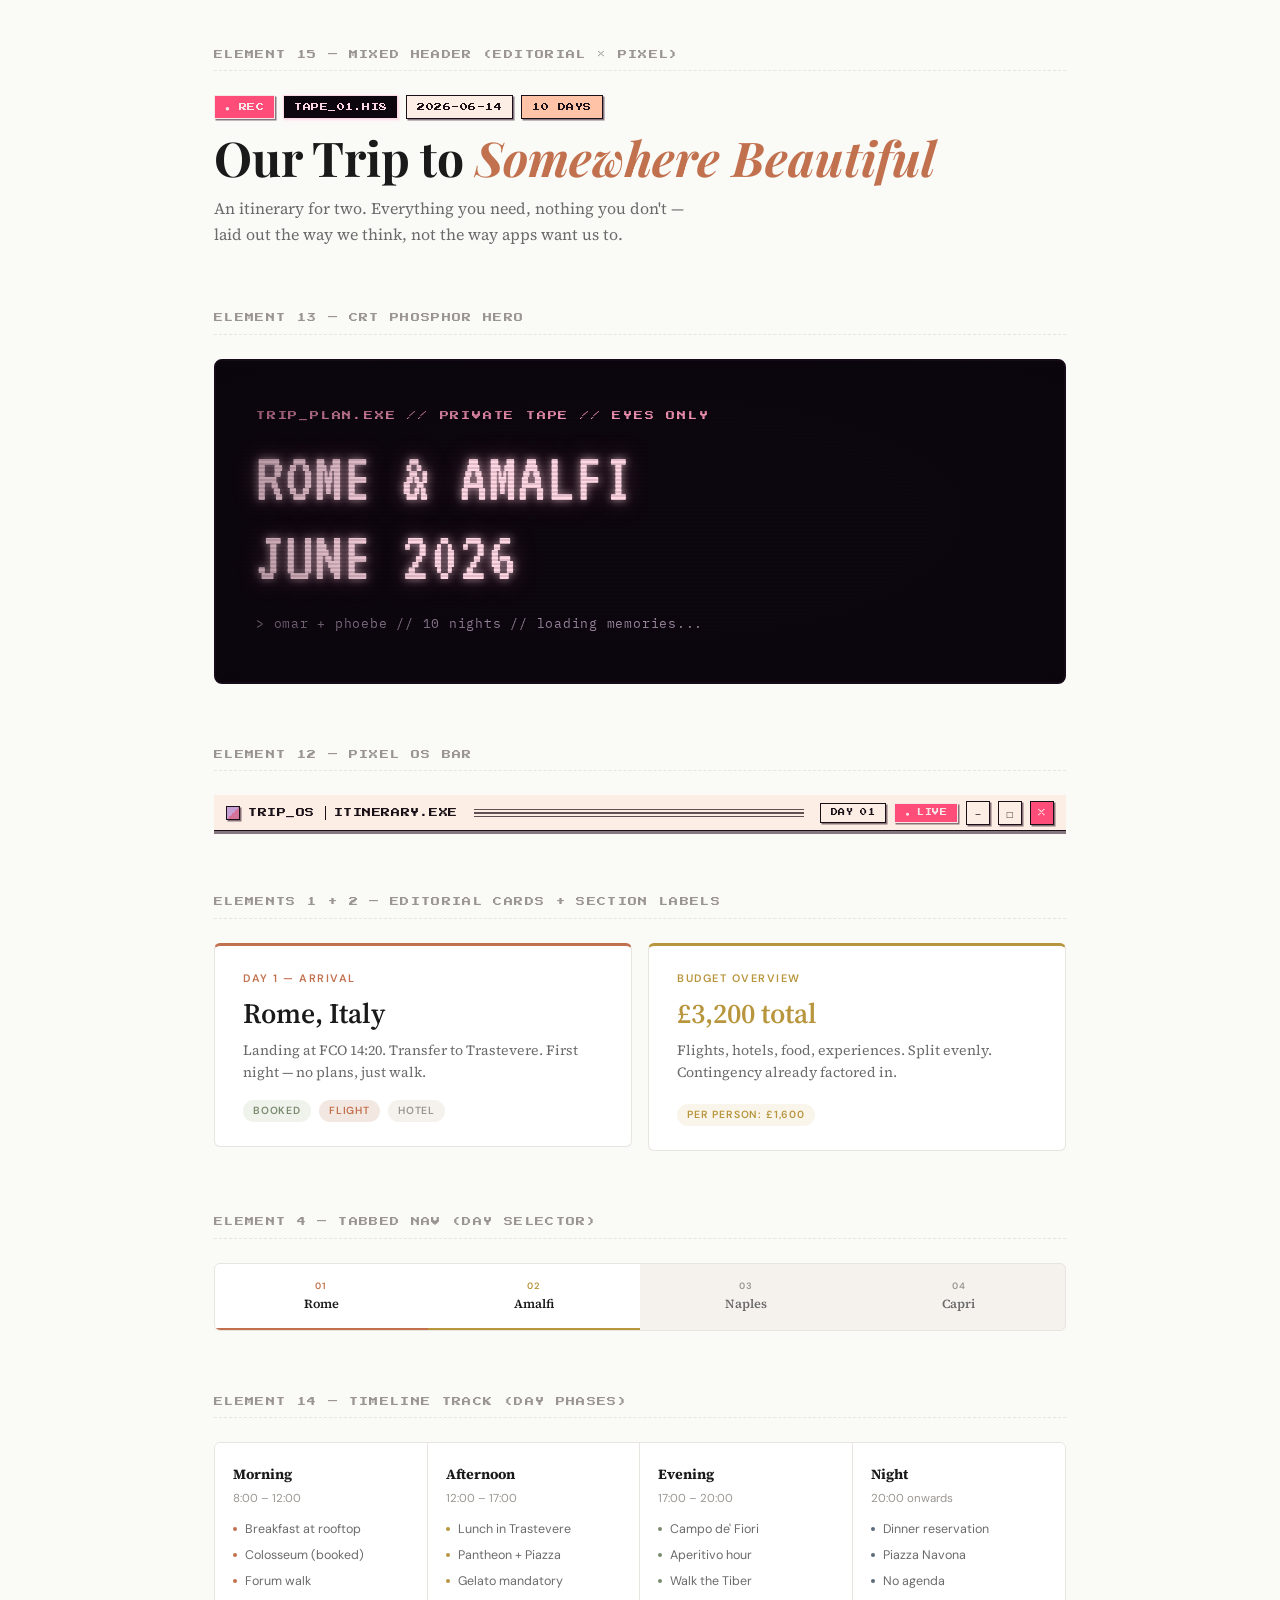
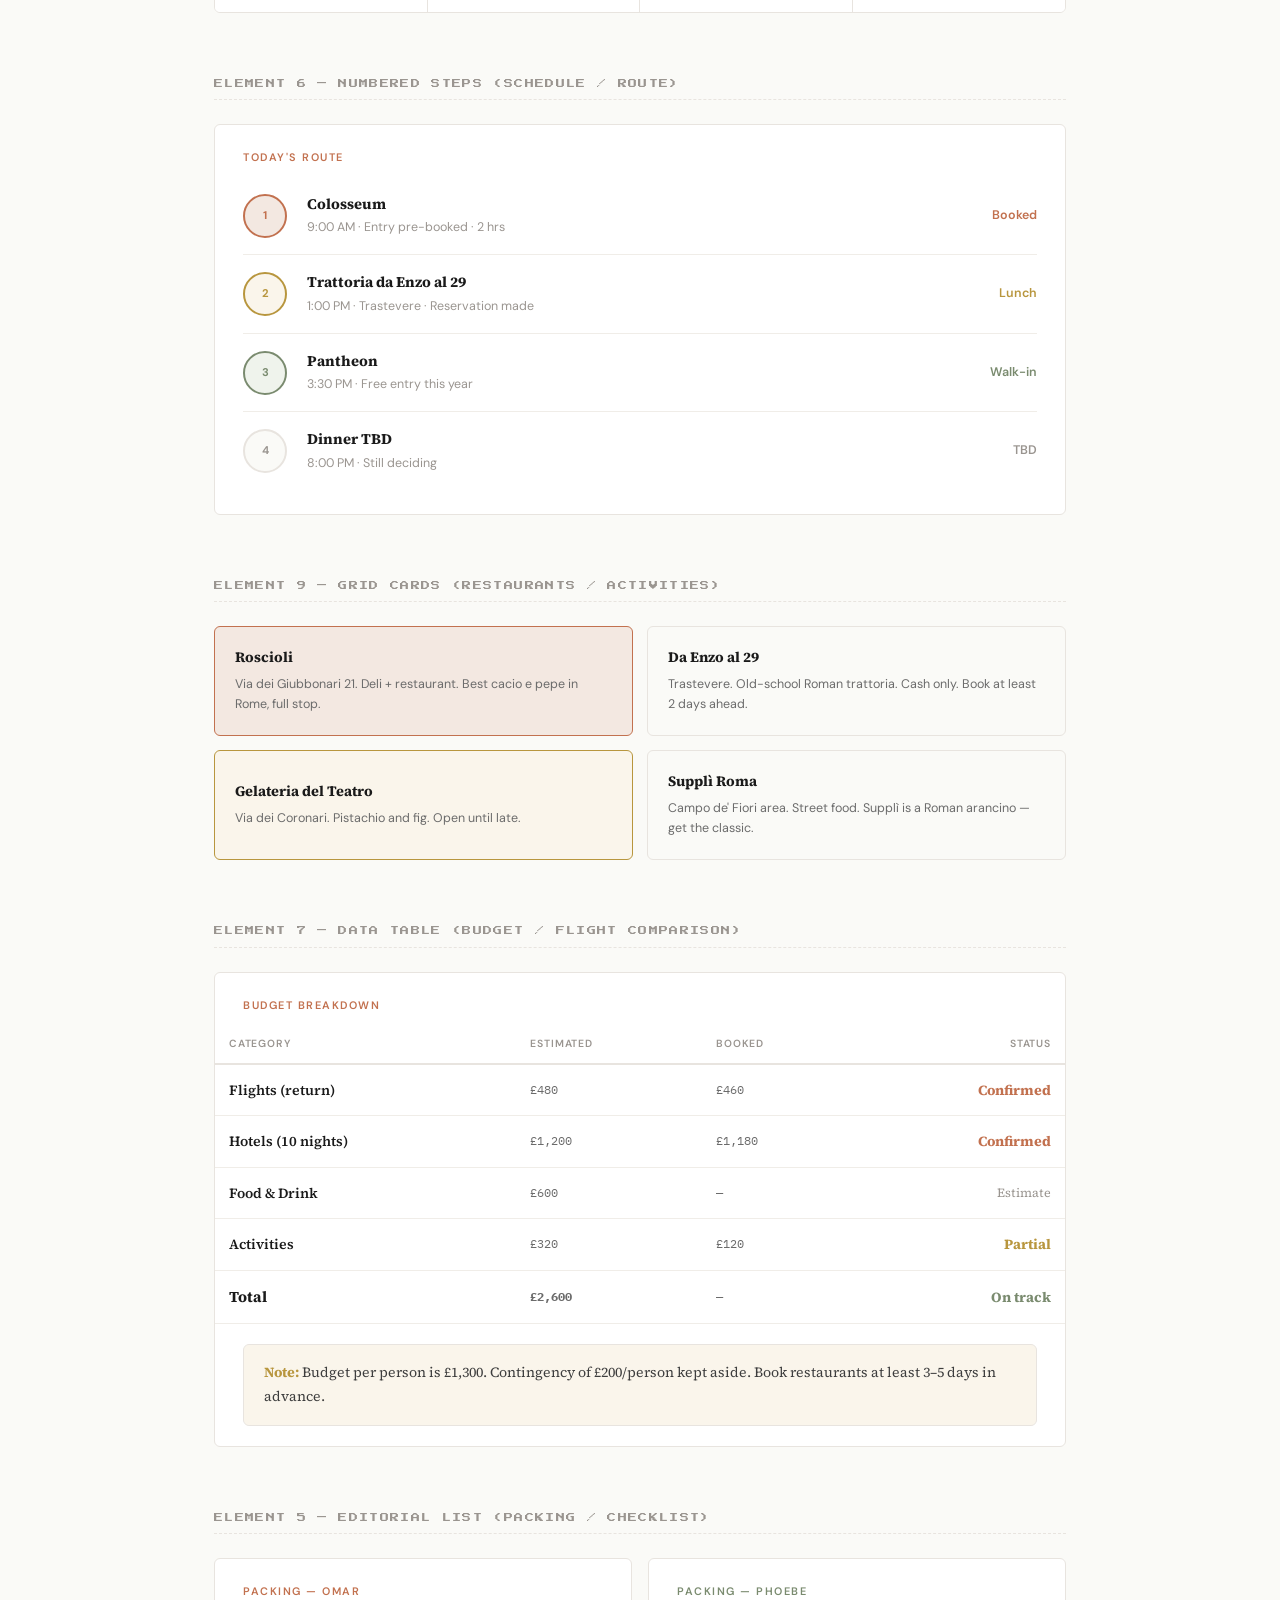
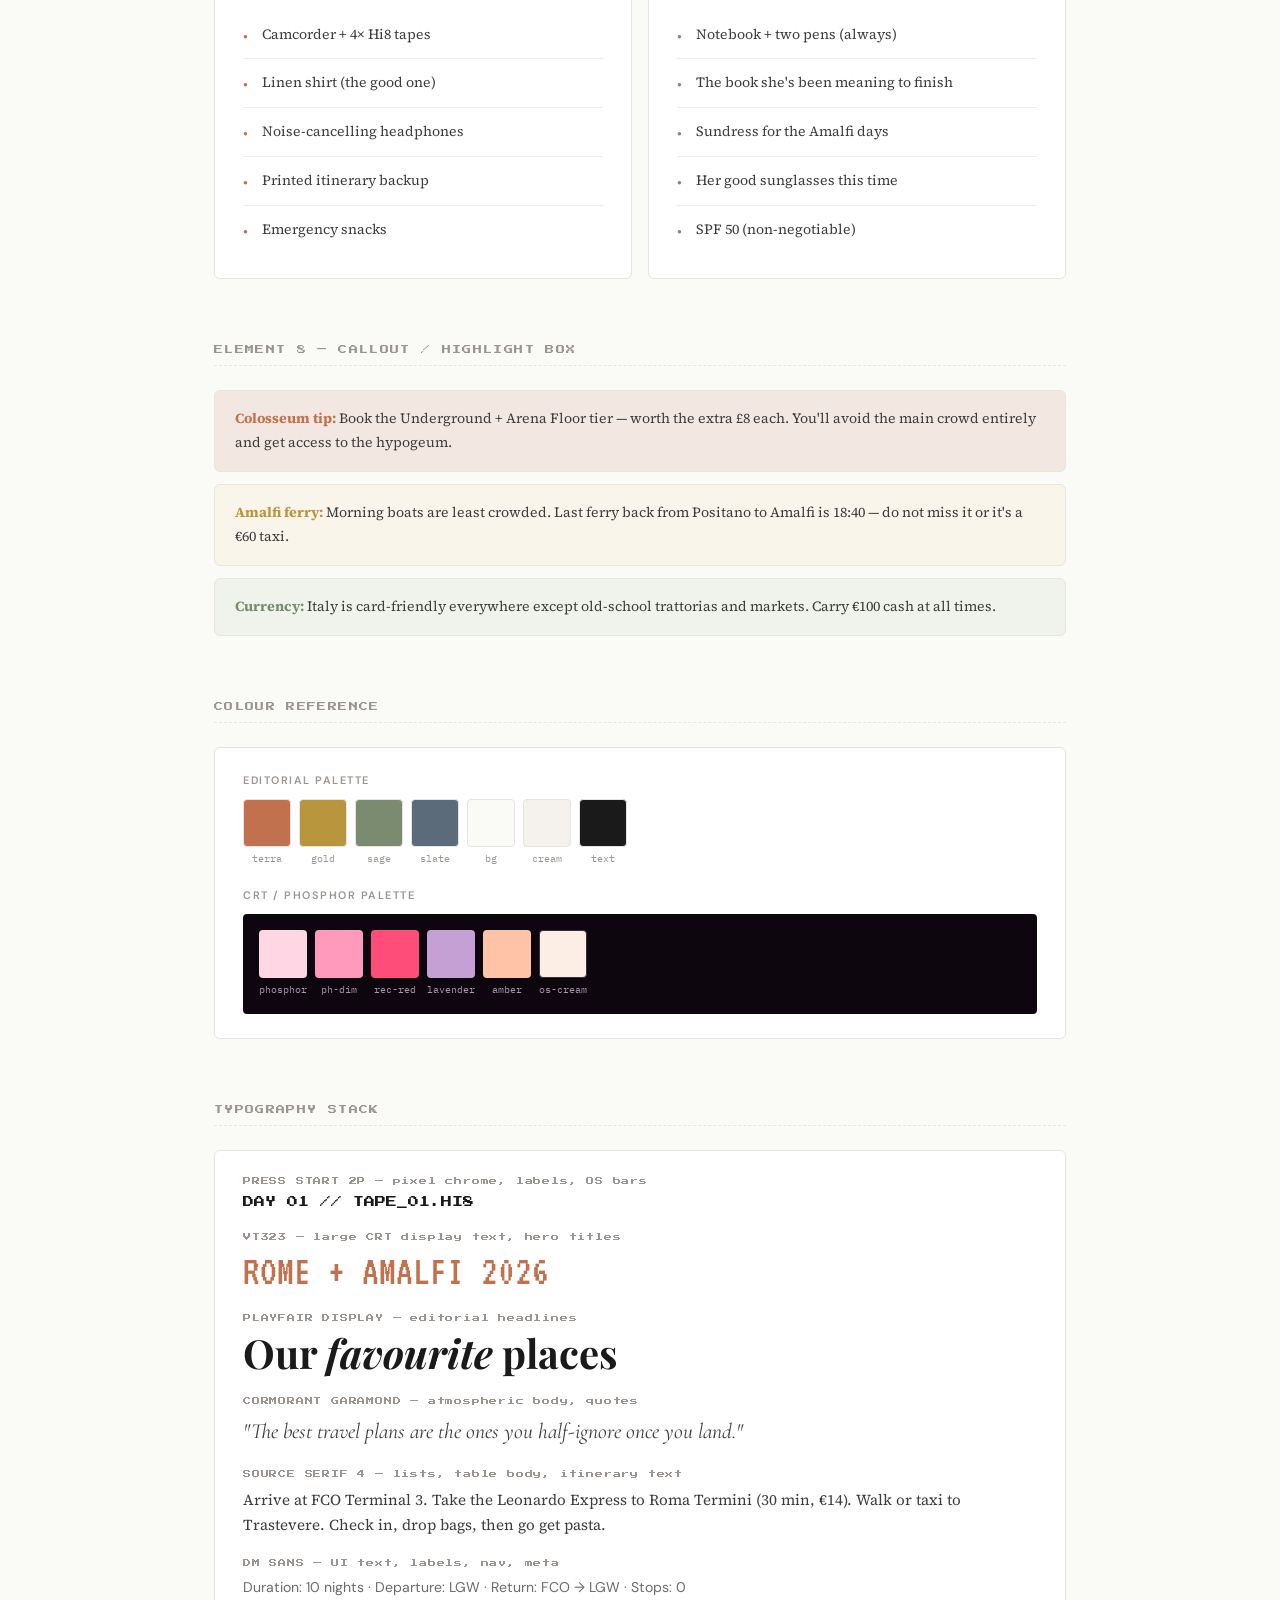
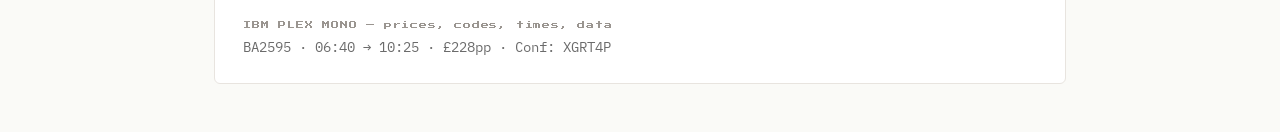
<file: design-elements-extract.html>
<!DOCTYPE html>
<html lang="en">
<head>
<meta charset="UTF-8">
<meta name="viewport" content="width=device-width, initial-scale=1.0">
<title>Design Elements — Trip Planner Kit</title>
<link href="https://fonts.googleapis.com/css2?family=Playfair+Display:ital,wght@0,400;0,700;0,900;1,400;1,700&family=Cormorant+Garamond:ital,wght@0,300;0,400;0,600;1,300;1,400&family=Source+Serif+4:ital,opsz,wght@0,8..60,400;0,8..60,600;0,8..60,700;1,8..60,400&family=DM+Sans:ital,wght@0,400;0,500;0,600;0,700;1,400&family=IBM+Plex+Mono:wght@300;400;500&family=VT323&family=Press+Start+2P&display=swap" rel="stylesheet">
<style>

/* ══════════════════════════════════════════════════════════════
   PALETTE A — EDITORIAL (warm, clean, ivory)
   Use for: itinerary cards, day views, accommodation lists, notes
   ══════════════════════════════════════════════════════════════ */
:root {
  /* Neutrals */
  --e-white:        #FFFFFF;
  --e-bg:           #FAFAF7;
  --e-cream:        #F5F2ED;
  --e-warm50:       #FDF8F3;
  --e-text:         #1A1A1A;
  --e-text-med:     #3D3D3D;
  --e-text-light:   #6B6B6B;
  --e-text-muted:   #9A9590;
  --e-border:       #E8E4DF;
  --e-border-light: #F0EDE8;

  /* Accent family — terracotta (primary) */
  --e-terra:        #C2714F;
  --e-terra-light:  #F3E8E1;

  /* Accent family — gold (secondary) */
  --e-gold:         #B8963E;
  --e-gold-light:   #FAF5EB;

  /* Accent family — sage (tertiary) */
  --e-sage:         #7A8B6F;
  --e-sage-light:   #EFF3EC;

  /* Accent family — slate (quaternary) */
  --e-slate:        #5C6B7A;
  --e-slate-light:  #EDF0F3;
}

/* ══════════════════════════════════════════════════════════════
   PALETTE B — CRT / PHOSPHOR (dark, warm-aubergine, blush HUD)
   Use for: headers, date chips, status bars, fun overlays
   ══════════════════════════════════════════════════════════════ */
:root {
  --crt-black:   #0d060f;   /* warm aubergine-black */
  --crt-deep:    #0a040c;
  --crt-bezel:   #150a18;   /* violet-plum */
  --crt-cream:   #f6e6e8;   /* CRT paper */
  --crt-glow:    #fff5f3;   /* candle glow */
  --phosphor:    #ffd6e3;   /* blush-pearl HUD */
  --phosphor-d:  #ff9abc;   /* saturated rose accent */
  --rec-red:     #ff4d7a;
  --rec-glow:    #ff8aa6;
  --crt-lavender:#c4a0d4;
  --crt-pink:    #d4739a;
  --crt-rose:    #e8a0b8;
  --crt-gold:    #e8c0a0;   /* rose-gold */
  --crt-muted:   #a894ac;
  --crt-dim:     #4a3a50;
  --hud-amber:   #ffc4a8;
  --os-cream:    #fceee4;
  --os-paper:    #faf0e8;
  --os-ink:      #1a1018;
  --os-shadow:   rgba(40,12,30,0.55);
}

/* ══════════════════════════════════════════════════════════════
   TYPOGRAPHY SCALE
   ══════════════════════════════════════════════════════════════ */
:root {
  --font-display:  'Playfair Display', 'Cormorant Garamond', Georgia, serif;
  --font-serif:    'Source Serif 4', Georgia, serif;
  --font-sans:     'DM Sans', system-ui, sans-serif;
  --font-mono:     'IBM Plex Mono', 'JetBrains Mono', monospace;
  --font-pixel:    'VT323', monospace;
  --font-pixel-sm: 'Press Start 2P', monospace;

  --text-xs:   0.68rem;
  --text-sm:   0.78rem;
  --text-base: 0.88rem;
  --text-md:   1rem;
  --text-lg:   1.125rem;
  --text-xl:   1.375rem;
  --text-2xl:  1.75rem;
  --text-3xl:  2.25rem;
  --text-4xl:  3rem;
}

/* ══════════════════════════════════════════════════════════════
   RESET
   ══════════════════════════════════════════════════════════════ */
*, *::before, *::after { margin: 0; padding: 0; box-sizing: border-box; }
body {
  font-family: var(--font-sans);
  background: var(--e-bg);
  color: var(--e-text);
  line-height: 1.6;
}

/* ══════════════════════════════════════════════════════════════
   DEMO PAGE LAYOUT
   ══════════════════════════════════════════════════════════════ */
.demo-page {
  max-width: 900px;
  margin: 0 auto;
  padding: 48px 24px;
  display: flex;
  flex-direction: column;
  gap: 64px;
}
.demo-section-header {
  font-family: var(--font-pixel-sm);
  font-size: 9px;
  letter-spacing: 0.15em;
  color: var(--e-text-muted);
  text-transform: uppercase;
  padding-bottom: 8px;
  border-bottom: 1px dashed var(--e-border);
  margin-bottom: 24px;
}
.demo-row {
  display: flex;
  flex-wrap: wrap;
  gap: 16px;
  align-items: flex-start;
}



/* ══════════════════════════════════════════════════════════════
   ELEMENT 1 — EDITORIAL CARD
   Clean white card with warm border. Use for: day plans,
   accommodation blocks, restaurant picks, itinerary items.
   ══════════════════════════════════════════════════════════════ */
.card {
  background: var(--e-white);
  border: 1px solid var(--e-border);
  border-radius: 6px;
  padding: 24px 28px;
}
.card-sm {
  background: var(--e-white);
  border: 1px solid var(--e-border);
  border-radius: 6px;
  padding: 16px 20px;
}
.card-tinted {
  border-radius: 6px;
  padding: 20px 24px;
  border: 1px solid var(--e-border);
}

/* card accent bar (top edge) */
.card-accent-bar {
  border-top: 3px solid var(--e-terra);
}
.card-accent-bar.gold  { border-top-color: var(--e-gold); }
.card-accent-bar.sage  { border-top-color: var(--e-sage); }
.card-accent-bar.slate { border-top-color: var(--e-slate); }



/* ══════════════════════════════════════════════════════════════
   ELEMENT 2 — SECTION LABEL
   Small all-caps label above content blocks.
   ══════════════════════════════════════════════════════════════ */
.section-label {
  font-family: var(--font-sans);
  font-weight: 600;
  font-size: var(--text-xs);
  letter-spacing: 0.14em;
  text-transform: uppercase;
  color: var(--e-terra);
  margin-bottom: 10px;
}
.section-label.gold  { color: var(--e-gold); }
.section-label.sage  { color: var(--e-sage); }
.section-label.slate { color: var(--e-slate); }
.section-label.muted { color: var(--e-text-muted); }



/* ══════════════════════════════════════════════════════════════
   ELEMENT 3 — DISPLAY HEADLINE
   Big editorial title. Use for trip name, destination headers.
   ══════════════════════════════════════════════════════════════ */
.headline-display {
  font-family: var(--font-display);
  font-weight: 700;
  font-size: var(--text-4xl);
  color: var(--e-text);
  line-height: 1.1;
  letter-spacing: -0.01em;
}
.headline-display em {
  font-style: italic;
  color: var(--e-terra);
}
.headline-serif {
  font-family: var(--font-serif);
  font-weight: 600;
  font-size: var(--text-2xl);
  color: var(--e-text);
  line-height: 1.2;
}
.headline-serif em { font-style: italic; color: var(--e-terra); }



/* ══════════════════════════════════════════════════════════════
   ELEMENT 4 — TABBED NAV
   Accent-underline nav. Use for: day selector, section switcher.
   ══════════════════════════════════════════════════════════════ */
.tab-nav {
  display: flex;
  background: var(--e-cream);
  border: 1px solid var(--e-border);
  border-radius: 6px;
  overflow: hidden;
}
.tab-btn {
  flex: 1;
  padding: 16px 10px;
  border: none;
  cursor: pointer;
  background: transparent;
  border-bottom: 2.5px solid transparent;
  transition: all 0.2s ease;
  display: flex;
  flex-direction: column;
  align-items: center;
  gap: 3px;
}
.tab-btn:hover { background: var(--e-white); }
.tab-btn.active {
  background: var(--e-white);
  border-bottom-color: var(--e-terra);
}
.tab-btn.active.gold  { border-bottom-color: var(--e-gold); }
.tab-btn.active.sage  { border-bottom-color: var(--e-sage); }
.tab-btn.active.slate { border-bottom-color: var(--e-slate); }
.tab-btn__num {
  font-family: var(--font-sans);
  font-weight: 600;
  font-size: 0.58rem;
  letter-spacing: 0.12em;
  color: var(--e-text-muted);
}
.tab-btn.active .tab-btn__num { color: var(--e-terra); }
.tab-btn__label {
  font-family: var(--font-serif);
  font-weight: 600;
  font-size: clamp(0.62rem, 1.2vw, 0.78rem);
  color: var(--e-text-light);
}
.tab-btn.active .tab-btn__label { color: var(--e-text); }



/* ══════════════════════════════════════════════════════════════
   ELEMENT 5 — LIST ITEM (editorial dot style)
   Use for: packing lists, to-dos, activity picks.
   ══════════════════════════════════════════════════════════════ */
.list-item {
  padding: 13px 0;
  border-bottom: 1px solid var(--e-border-light);
  font-family: var(--font-serif);
  font-size: var(--text-base);
  color: var(--e-text-med);
  line-height: 1.55;
  display: flex;
  gap: 14px;
  align-items: baseline;
}
.list-item:last-child { border-bottom: none; }
.list-item__dot {
  color: var(--e-terra);
  font-size: 0.5rem;
  flex-shrink: 0;
  margin-top: 4px;
}
.list-item__dot.gold  { color: var(--e-gold); }
.list-item__dot.sage  { color: var(--e-sage); }



/* ══════════════════════════════════════════════════════════════
   ELEMENT 6 — NUMBERED STEP
   Accent circle + text. Use for: day schedule, route steps.
   ══════════════════════════════════════════════════════════════ */
.step-row {
  display: flex;
  align-items: center;
  gap: 20px;
  padding: 16px 0;
  border-bottom: 1px solid var(--e-border-light);
}
.step-row:last-child { border-bottom: none; }
.step-circle {
  width: 44px;
  height: 44px;
  border-radius: 50%;
  flex-shrink: 0;
  background: var(--e-terra-light);
  border: 2px solid var(--e-terra);
  display: flex;
  align-items: center;
  justify-content: center;
  font-family: var(--font-sans);
  font-weight: 700;
  font-size: 0.7rem;
  color: var(--e-terra);
}
.step-circle.gold  { background: var(--e-gold-light);  border-color: var(--e-gold);  color: var(--e-gold); }
.step-circle.sage  { background: var(--e-sage-light);  border-color: var(--e-sage);  color: var(--e-sage); }
.step-circle.slate { background: var(--e-slate-light); border-color: var(--e-slate); color: var(--e-slate); }
.step-circle.inactive {
  background: var(--e-bg);
  border-color: var(--e-border);
  color: var(--e-text-muted);
}
.step-body { flex: 1; }
.step-title {
  font-family: var(--font-serif);
  font-weight: 700;
  font-size: 0.92rem;
  color: var(--e-text);
}
.step-sub {
  font-family: var(--font-sans);
  font-size: 0.78rem;
  color: var(--e-text-muted);
  margin-top: 2px;
}
.step-tag {
  font-family: var(--font-sans);
  font-size: 0.78rem;
  font-weight: 600;
  color: var(--e-terra);
  text-align: right;
}
.step-tag.gold  { color: var(--e-gold); }
.step-tag.sage  { color: var(--e-sage); }



/* ══════════════════════════════════════════════════════════════
   ELEMENT 7 — DATA TABLE
   Use for: budget breakdown, flight options, comparison tables.
   ══════════════════════════════════════════════════════════════ */
.data-table {
  width: 100%;
  border-collapse: collapse;
}
.data-table th {
  text-align: left;
  padding: 12px 14px 10px;
  font-family: var(--font-sans);
  font-weight: 600;
  font-size: 0.65rem;
  letter-spacing: 0.08em;
  text-transform: uppercase;
  color: var(--e-text-muted);
  border-bottom: 2px solid var(--e-border);
}
.data-table td {
  padding: 14px;
  font-family: var(--font-serif);
  font-size: var(--text-base);
  color: var(--e-text);
  border-bottom: 1px solid var(--e-border-light);
}
.data-table td.mono {
  font-family: var(--font-mono);
  font-size: var(--text-sm);
  color: var(--e-text-light);
}
.data-table td.accent { font-weight: 700; color: var(--e-terra); }
.data-table td.accent.gold  { color: var(--e-gold); }
.data-table td.accent.sage  { color: var(--e-sage); }
.data-table td.right { text-align: right; }



/* ══════════════════════════════════════════════════════════════
   ELEMENT 8 — HIGHLIGHT CALLOUT
   Tinted summary box. Use for: budget total, key note, warning.
   ══════════════════════════════════════════════════════════════ */
.callout {
  padding: 16px 20px;
  border-radius: 6px;
  background: var(--e-terra-light);
  border: 1px solid var(--e-border);
  font-family: var(--font-serif);
  font-size: var(--text-base);
  color: var(--e-text-med);
  line-height: 1.7;
}
.callout.gold  { background: var(--e-gold-light); }
.callout.sage  { background: var(--e-sage-light); }
.callout.slate { background: var(--e-slate-light); }
.callout strong { color: var(--e-terra); }
.callout.gold strong  { color: var(--e-gold); }
.callout.sage strong  { color: var(--e-sage); }
.callout.slate strong { color: var(--e-slate); }



/* ══════════════════════════════════════════════════════════════
   ELEMENT 9 — GRID CARD (2-col)
   Use for: restaurant grid, activity picker, hotel options.
   ══════════════════════════════════════════════════════════════ */
.grid-2 { display: grid; grid-template-columns: 1fr 1fr; gap: 14px; }
.grid-3 { display: grid; grid-template-columns: 1fr 1fr 1fr; gap: 14px; }

.grid-card {
  padding: 20px;
  border: 1px solid var(--e-border);
  border-radius: 6px;
  cursor: pointer;
  text-align: left;
  background: var(--e-bg);
  transition: all 0.2s;
}
.grid-card:hover {
  background: var(--e-white);
  border-color: var(--e-terra);
}
.grid-card.selected {
  background: var(--e-terra-light);
  border-color: var(--e-terra);
}
.grid-card.gold.selected  { background: var(--e-gold-light);  border-color: var(--e-gold); }
.grid-card.sage.selected  { background: var(--e-sage-light);  border-color: var(--e-sage); }
.grid-card__title {
  font-family: var(--font-serif);
  font-weight: 700;
  font-size: 0.9rem;
  color: var(--e-text);
  margin-bottom: 8px;
}
.grid-card__body {
  font-family: var(--font-sans);
  font-size: 0.78rem;
  color: var(--e-text-light);
  line-height: 1.6;
}



/* ══════════════════════════════════════════════════════════════
   ELEMENT 10 — BADGE / STATUS CHIP (editorial)
   Use for: "Booked", "Pending", "Optional", day labels.
   ══════════════════════════════════════════════════════════════ */
.badge {
  display: inline-flex;
  align-items: center;
  padding: 3px 10px;
  border-radius: 999px;
  font-family: var(--font-sans);
  font-weight: 600;
  font-size: 0.65rem;
  letter-spacing: 0.08em;
  text-transform: uppercase;
}
.badge-terra  { background: var(--e-terra-light);  color: var(--e-terra); }
.badge-gold   { background: var(--e-gold-light);   color: var(--e-gold); }
.badge-sage   { background: var(--e-sage-light);   color: var(--e-sage); }
.badge-slate  { background: var(--e-slate-light);  color: var(--e-slate); }
.badge-muted  { background: var(--e-cream);        color: var(--e-text-muted); }



/* ══════════════════════════════════════════════════════════════
   ELEMENT 11 — CRT DATE CHIP (pixel aesthetic)
   Use for: trip header date, "DAY 01" counters, status bar.
   ══════════════════════════════════════════════════════════════ */
.crt-chip {
  display: inline-flex;
  align-items: center;
  height: 24px;
  padding: 0 10px;
  border: 1.5px solid var(--os-ink);
  background: var(--os-cream);
  font-family: var(--font-pixel-sm);
  font-size: 8px;
  letter-spacing: 0.06em;
  box-shadow: 1.5px 1.5px 0 var(--os-shadow);
  color: var(--os-ink);
}
.crt-chip.phosphor {
  background: var(--crt-black);
  color: var(--phosphor);
  border-color: var(--phosphor);
  box-shadow: 0 0 6px rgba(255,214,227,0.3), 1.5px 1.5px 0 rgba(255,154,188,0.2);
}
.crt-chip.rec {
  background: var(--rec-red);
  color: var(--crt-cream);
  border-color: var(--crt-cream);
}
.crt-chip.amber { background: var(--hud-amber); }



/* ══════════════════════════════════════════════════════════════
   ELEMENT 12 — CRT PIXEL OS BAR
   Use for: sticky header, trip title bar, section top chrome.
   ══════════════════════════════════════════════════════════════ */
.os-bar {
  background: var(--os-cream);
  color: var(--os-ink);
  border-bottom: 1.5px solid var(--os-ink);
  box-shadow: 0 3px 0 var(--os-shadow);
  font-family: var(--font-pixel-sm);
  font-size: 9px;
  letter-spacing: 0.06em;
  display: flex;
  align-items: center;
  height: 36px;
  padding: 0 12px;
  gap: 8px;
}
.os-bar__logo {
  display: flex;
  align-items: center;
  gap: 8px;
  padding-right: 10px;
  border-right: 1.5px solid var(--os-ink);
}
.os-bar__glyph {
  width: 14px; height: 14px;
  background: linear-gradient(135deg, var(--crt-lavender) 50%, var(--crt-pink) 50%);
  border: 1.5px solid var(--os-ink);
  box-shadow: 1.5px 1.5px 0 var(--os-shadow);
}
.os-bar__spacer {
  flex: 1;
  display: flex;
  flex-direction: column;
  gap: 2px;
  height: 16px;
  justify-content: center;
  margin: 0 8px;
  opacity: 0.7;
}
.os-bar__spacer i {
  display: block;
  width: 100%;
  height: 1.5px;
  background: var(--os-ink);
}
.os-btn {
  width: 24px; height: 24px;
  border: 1.5px solid var(--os-ink);
  background: var(--os-cream);
  box-shadow: 1.5px 1.5px 0 var(--os-shadow);
  display: flex;
  align-items: center;
  justify-content: center;
  font-family: var(--font-pixel-sm);
  font-size: 10px;
  color: var(--os-ink);
  cursor: pointer;
  line-height: 1;
  transition: transform 0.05s, background 0.05s;
}
.os-btn:hover { background: var(--crt-lavender); }
.os-btn:active { transform: translate(1.5px, 1.5px); box-shadow: none; }



/* ══════════════════════════════════════════════════════════════
   ELEMENT 13 — CRT PHOSPHOR HEADER BLOCK
   Use for: trip title screen, full-bleed hero with glow text.
   ══════════════════════════════════════════════════════════════ */
.phosphor-hero {
  background: var(--crt-black);
  padding: 48px 40px;
  border-radius: 8px;
  border: 2px solid var(--crt-bezel);
  position: relative;
  overflow: hidden;
}
/* scanline overlay */
.phosphor-hero::before {
  content: "";
  position: absolute;
  inset: 0;
  background: repeating-linear-gradient(
    to bottom,
    transparent,
    transparent 2px,
    rgba(0,0,0,0.12) 2px,
    rgba(0,0,0,0.12) 4px
  );
  pointer-events: none;
}
/* vignette */
.phosphor-hero::after {
  content: "";
  position: absolute;
  inset: 0;
  background: radial-gradient(ellipse at center, transparent 40%, rgba(10,4,12,0.6) 100%);
  pointer-events: none;
}
.phosphor-hero__label {
  font-family: var(--font-pixel-sm);
  font-size: 9px;
  color: var(--phosphor-d);
  letter-spacing: 0.2em;
  margin-bottom: 16px;
}
.phosphor-hero__title {
  font-family: var(--font-pixel);
  font-size: clamp(2.5rem, 6vw, 4.5rem);
  color: var(--phosphor);
  line-height: 1.1;
  text-shadow:
    0 0 8px rgba(255,214,227,0.7),
    0 0 24px rgba(255,154,188,0.4);
}
.phosphor-hero__sub {
  font-family: var(--font-mono);
  font-size: 0.8rem;
  color: var(--crt-muted);
  margin-top: 16px;
  letter-spacing: 0.06em;
}



/* ══════════════════════════════════════════════════════════════
   ELEMENT 14 — TIMELINE TRACK
   Horizontal phase bar. Use for: trip countdown, day phases,
   morning / afternoon / evening split.
   ══════════════════════════════════════════════════════════════ */
.timeline-track {
  display: grid;
  grid-template-columns: repeat(4, 1fr);
  gap: 0;
}
.timeline-phase {
  padding: 20px 18px;
  border-right: 1px solid var(--e-border);
  background: var(--e-white);
}
.timeline-phase:last-child { border-right: none; }
.timeline-phase__name {
  font-family: var(--font-serif);
  font-weight: 700;
  font-size: 0.88rem;
  color: var(--e-text);
  margin-bottom: 4px;
}
.timeline-phase__time {
  font-family: var(--font-sans);
  font-size: 0.72rem;
  color: var(--e-text-muted);
  margin-bottom: 12px;
}
.timeline-phase__items {
  list-style: none;
  display: flex;
  flex-direction: column;
  gap: 6px;
}
.timeline-phase__items li {
  font-family: var(--font-sans);
  font-size: 0.78rem;
  color: var(--e-text-light);
  padding-left: 12px;
  position: relative;
}
.timeline-phase__items li::before {
  content: "";
  position: absolute;
  left: 0;
  top: 7px;
  width: 4px;
  height: 4px;
  border-radius: 50%;
  background: var(--e-terra);
}
.timeline-phase:nth-child(2) .timeline-phase__items li::before { background: var(--e-gold); }
.timeline-phase:nth-child(3) .timeline-phase__items li::before { background: var(--e-sage); }
.timeline-phase:nth-child(4) .timeline-phase__items li::before { background: var(--e-slate); }



/* ══════════════════════════════════════════════════════════════
   ELEMENT 15 — MIXED HEADER (editorial title + CRT chips)
   The "break" aesthetic — editorial text with pixel chrome.
   ══════════════════════════════════════════════════════════════ */
.mixed-header {
  display: flex;
  flex-direction: column;
  gap: 12px;
}
.mixed-header__chips {
  display: flex;
  gap: 8px;
  flex-wrap: wrap;
}
.mixed-header__title {
  font-family: var(--font-display);
  font-weight: 700;
  font-size: clamp(2rem, 5vw, 3rem);
  color: var(--e-text);
  line-height: 1.1;
}
.mixed-header__title em {
  font-style: italic;
  color: var(--e-terra);
}
.mixed-header__body {
  font-family: var(--font-serif);
  font-size: 1rem;
  color: var(--e-text-light);
  line-height: 1.6;
  max-width: 60ch;
}



/* ══════════════════════════════════════════════════════════════
   DEMO ANIMATIONS
   ══════════════════════════════════════════════════════════════ */
@keyframes fadeUp {
  from { opacity: 0; transform: translateY(12px); }
  to   { opacity: 1; transform: translateY(0); }
}
.fade-up { animation: fadeUp 0.4s ease; }

</style>
</head>
<body>

<div class="demo-page">

  <!-- ══ SECTION: MIXED HEADER (THE BREAK) ══ -->
  <section>
    <div class="demo-section-header">Element 15 — Mixed Header (editorial × pixel)</div>
    <div class="mixed-header">
      <div class="mixed-header__chips">
        <span class="crt-chip rec">● REC</span>
        <span class="crt-chip phosphor">TAPE_01.HI8</span>
        <span class="crt-chip">2026-06-14</span>
        <span class="crt-chip amber">10 DAYS</span>
      </div>
      <div class="mixed-header__title">Our Trip to <em>Somewhere Beautiful</em></div>
      <div class="mixed-header__body">An itinerary for two. Everything you need, nothing you don't — laid out the way we think, not the way apps want us to.</div>
    </div>
  </section>

  <!-- ══ SECTION: PHOSPHOR HERO ══ -->
  <section>
    <div class="demo-section-header">Element 13 — CRT Phosphor Hero</div>
    <div class="phosphor-hero">
      <div class="phosphor-hero__label">TRIP_PLAN.EXE  //  PRIVATE TAPE  //  EYES ONLY</div>
      <div class="phosphor-hero__title">ROME & AMALFI<br>JUNE 2026</div>
      <div class="phosphor-hero__sub">> omar + phoebe  //  10 nights  //  loading memories...</div>
    </div>
  </section>

  <!-- ══ SECTION: OS BAR ══ -->
  <section>
    <div class="demo-section-header">Element 12 — Pixel OS Bar</div>
    <div class="os-bar">
      <div class="os-bar__logo">
        <div class="os-bar__glyph"></div>
        <span>TRIP_OS</span>
      </div>
      <span>ITINERARY.EXE</span>
      <div class="os-bar__spacer"><i></i><i></i><i></i></div>
      <span class="crt-chip" style="height:20px; font-size:7px;">DAY 01</span>
      <span class="crt-chip rec" style="height:20px; font-size:7px;">● LIVE</span>
      <div class="os-btn">−</div>
      <div class="os-btn">□</div>
      <div class="os-btn" style="background:var(--rec-red); color:var(--os-cream);">×</div>
    </div>
  </section>

  <!-- ══ SECTION: CARDS ══ -->
  <section>
    <div class="demo-section-header">Elements 1 + 2 — Editorial Cards + Section Labels</div>
    <div class="demo-row">

      <div class="card card-accent-bar" style="flex:1; min-width:260px;">
        <div class="section-label">Day 1 — Arrival</div>
        <div class="headline-serif">Rome, Italy</div>
        <p style="font-family:var(--font-serif); font-size:0.88rem; color:var(--e-text-light); margin-top:8px; line-height:1.6;">Landing at FCO 14:20. Transfer to Trastevere. First night — no plans, just walk.</p>
        <div style="margin-top:16px; display:flex; gap:8px;">
          <span class="badge badge-sage">Booked</span>
          <span class="badge badge-terra">Flight</span>
          <span class="badge badge-muted">Hotel</span>
        </div>
      </div>

      <div class="card card-accent-bar gold" style="flex:1; min-width:260px;">
        <div class="section-label gold">Budget Overview</div>
        <div class="headline-serif" style="color:var(--e-gold);">£3,200 total</div>
        <p style="font-family:var(--font-serif); font-size:0.88rem; color:var(--e-text-light); margin-top:8px; line-height:1.6;">Flights, hotels, food, experiences. Split evenly. Contingency already factored in.</p>
        <div style="margin-top:16px;">
          <span class="badge badge-gold">Per Person: £1,600</span>
        </div>
      </div>

    </div>
  </section>

  <!-- ══ SECTION: TABBED NAV ══ -->
  <section>
    <div class="demo-section-header">Element 4 — Tabbed Nav (day selector)</div>
    <div class="tab-nav">
      <button class="tab-btn active">
        <span class="tab-btn__num">01</span>
        <span class="tab-btn__label">Rome</span>
      </button>
      <button class="tab-btn active gold" style="border-bottom-color: var(--e-gold);">
        <span class="tab-btn__num" style="color:var(--e-gold);">02</span>
        <span class="tab-btn__label" style="color:var(--e-text);">Amalfi</span>
      </button>
      <button class="tab-btn">
        <span class="tab-btn__num">03</span>
        <span class="tab-btn__label">Naples</span>
      </button>
      <button class="tab-btn">
        <span class="tab-btn__num">04</span>
        <span class="tab-btn__label">Capri</span>
      </button>
    </div>
  </section>

  <!-- ══ SECTION: TIMELINE TRACK ══ -->
  <section>
    <div class="demo-section-header">Element 14 — Timeline Track (day phases)</div>
    <div class="card" style="padding:0; overflow:hidden;">
      <div class="timeline-track">
        <div class="timeline-phase">
          <div class="timeline-phase__name">Morning</div>
          <div class="timeline-phase__time">8:00 – 12:00</div>
          <ul class="timeline-phase__items">
            <li>Breakfast at rooftop</li>
            <li>Colosseum (booked)</li>
            <li>Forum walk</li>
          </ul>
        </div>
        <div class="timeline-phase">
          <div class="timeline-phase__name">Afternoon</div>
          <div class="timeline-phase__time">12:00 – 17:00</div>
          <ul class="timeline-phase__items">
            <li>Lunch in Trastevere</li>
            <li>Pantheon + Piazza</li>
            <li>Gelato mandatory</li>
          </ul>
        </div>
        <div class="timeline-phase">
          <div class="timeline-phase__name">Evening</div>
          <div class="timeline-phase__time">17:00 – 20:00</div>
          <ul class="timeline-phase__items">
            <li>Campo de' Fiori</li>
            <li>Aperitivo hour</li>
            <li>Walk the Tiber</li>
          </ul>
        </div>
        <div class="timeline-phase">
          <div class="timeline-phase__name">Night</div>
          <div class="timeline-phase__time">20:00 onwards</div>
          <ul class="timeline-phase__items">
            <li>Dinner reservation</li>
            <li>Piazza Navona</li>
            <li>No agenda</li>
          </ul>
        </div>
      </div>
    </div>
  </section>

  <!-- ══ SECTION: STEP LIST ══ -->
  <section>
    <div class="demo-section-header">Element 6 — Numbered Steps (schedule / route)</div>
    <div class="card">
      <div class="section-label">Today's Route</div>
      <div class="step-row">
        <div class="step-circle">1</div>
        <div class="step-body">
          <div class="step-title">Colosseum</div>
          <div class="step-sub">9:00 AM · Entry pre-booked · 2 hrs</div>
        </div>
        <div class="step-tag">Booked</div>
      </div>
      <div class="step-row">
        <div class="step-circle gold">2</div>
        <div class="step-body">
          <div class="step-title">Trattoria da Enzo al 29</div>
          <div class="step-sub">1:00 PM · Trastevere · Reservation made</div>
        </div>
        <div class="step-tag gold">Lunch</div>
      </div>
      <div class="step-row">
        <div class="step-circle sage">3</div>
        <div class="step-body">
          <div class="step-title">Pantheon</div>
          <div class="step-sub">3:30 PM · Free entry this year</div>
        </div>
        <div class="step-tag sage">Walk-in</div>
      </div>
      <div class="step-row">
        <div class="step-circle inactive">4</div>
        <div class="step-body">
          <div class="step-title">Dinner TBD</div>
          <div class="step-sub">8:00 PM · Still deciding</div>
        </div>
        <div class="step-tag" style="color:var(--e-text-muted);">TBD</div>
      </div>
    </div>
  </section>

  <!-- ══ SECTION: GRID CARDS ══ -->
  <section>
    <div class="demo-section-header">Element 9 — Grid Cards (restaurants / activities)</div>
    <div class="grid-2">
      <button class="grid-card selected">
        <div class="grid-card__title">Roscioli</div>
        <div class="grid-card__body">Via dei Giubbonari 21. Deli + restaurant. Best cacio e pepe in Rome, full stop.</div>
      </button>
      <button class="grid-card">
        <div class="grid-card__title">Da Enzo al 29</div>
        <div class="grid-card__body">Trastevere. Old-school Roman trattoria. Cash only. Book at least 2 days ahead.</div>
      </button>
      <button class="grid-card gold selected">
        <div class="grid-card__title">Gelateria del Teatro</div>
        <div class="grid-card__body">Via dei Coronari. Pistachio and fig. Open until late.</div>
      </button>
      <button class="grid-card">
        <div class="grid-card__title">Supplì Roma</div>
        <div class="grid-card__body">Campo de' Fiori area. Street food. Supplì is a Roman arancino — get the classic.</div>
      </button>
    </div>
  </section>

  <!-- ══ SECTION: DATA TABLE ══ -->
  <section>
    <div class="demo-section-header">Element 7 — Data Table (budget / flight comparison)</div>
    <div class="card" style="padding:0; overflow:hidden;">
      <div style="padding:24px 28px 0;">
        <div class="section-label">Budget Breakdown</div>
      </div>
      <table class="data-table">
        <thead>
          <tr>
            <th>Category</th>
            <th>Estimated</th>
            <th>Booked</th>
            <th style="text-align:right;">Status</th>
          </tr>
        </thead>
        <tbody>
          <tr>
            <td style="font-weight:600;">Flights (return)</td>
            <td class="mono">£480</td>
            <td class="mono">£460</td>
            <td class="accent right" style="text-align:right;">Confirmed</td>
          </tr>
          <tr>
            <td style="font-weight:600;">Hotels (10 nights)</td>
            <td class="mono">£1,200</td>
            <td class="mono">£1,180</td>
            <td class="accent right" style="text-align:right;">Confirmed</td>
          </tr>
          <tr>
            <td style="font-weight:600;">Food & Drink</td>
            <td class="mono">£600</td>
            <td class="mono">—</td>
            <td style="text-align:right; color:var(--e-text-muted); font-size:0.78rem;">Estimate</td>
          </tr>
          <tr>
            <td style="font-weight:600;">Activities</td>
            <td class="mono">£320</td>
            <td class="mono">£120</td>
            <td class="accent gold right" style="text-align:right;">Partial</td>
          </tr>
          <tr>
            <td style="font-weight:700; font-size:0.95rem;">Total</td>
            <td class="mono" style="font-weight:700;">£2,600</td>
            <td class="mono">—</td>
            <td class="accent sage right" style="text-align:right;">On track</td>
          </tr>
        </tbody>
      </table>
      <div style="padding:20px 28px;">
        <div class="callout gold">
          <strong>Note:</strong> Budget per person is £1,300. Contingency of £200/person kept aside. Book restaurants at least 3–5 days in advance.
        </div>
      </div>
    </div>
  </section>

  <!-- ══ SECTION: LIST ITEMS ══ -->
  <section>
    <div class="demo-section-header">Element 5 — Editorial List (packing / checklist)</div>
    <div class="demo-row">
      <div class="card" style="flex:1; min-width:260px;">
        <div class="section-label">Packing — Omar</div>
        <div class="list-item"><span class="list-item__dot">●</span>Camcorder + 4× Hi8 tapes</div>
        <div class="list-item"><span class="list-item__dot">●</span>Linen shirt (the good one)</div>
        <div class="list-item"><span class="list-item__dot">●</span>Noise-cancelling headphones</div>
        <div class="list-item"><span class="list-item__dot">●</span>Printed itinerary backup</div>
        <div class="list-item"><span class="list-item__dot">●</span>Emergency snacks</div>
      </div>
      <div class="card" style="flex:1; min-width:260px;">
        <div class="section-label sage">Packing — Phoebe</div>
        <div class="list-item"><span class="list-item__dot sage">●</span>Notebook + two pens (always)</div>
        <div class="list-item"><span class="list-item__dot sage">●</span>The book she's been meaning to finish</div>
        <div class="list-item"><span class="list-item__dot sage">●</span>Sundress for the Amalfi days</div>
        <div class="list-item"><span class="list-item__dot sage">●</span>Her good sunglasses this time</div>
        <div class="list-item"><span class="list-item__dot sage">●</span>SPF 50 (non-negotiable)</div>
      </div>
    </div>
  </section>

  <!-- ══ SECTION: CALLOUT ══ -->
  <section>
    <div class="demo-section-header">Element 8 — Callout / Highlight Box</div>
    <div style="display:flex; flex-direction:column; gap:12px;">
      <div class="callout"><strong>Colosseum tip:</strong> Book the Underground + Arena Floor tier — worth the extra £8 each. You'll avoid the main crowd entirely and get access to the hypogeum.</div>
      <div class="callout gold"><strong>Amalfi ferry:</strong> Morning boats are least crowded. Last ferry back from Positano to Amalfi is 18:40 — do not miss it or it's a €60 taxi.</div>
      <div class="callout sage"><strong>Currency:</strong> Italy is card-friendly everywhere except old-school trattorias and markets. Carry €100 cash at all times.</div>
    </div>
  </section>

  <!-- ══ SECTION: COLOUR PALETTE REFERENCE ══ -->
  <section>
    <div class="demo-section-header">Colour Reference</div>
    <div class="card">
      <div class="section-label muted">Editorial Palette</div>
      <div style="display:flex; gap:8px; flex-wrap:wrap; margin-bottom:20px;">
        <div style="display:flex;flex-direction:column;align-items:center;gap:4px;">
          <div style="width:48px;height:48px;border-radius:4px;background:#C2714F;border:1px solid var(--e-border);"></div>
          <span style="font-family:var(--font-mono);font-size:0.6rem;color:var(--e-text-muted);">terra</span>
        </div>
        <div style="display:flex;flex-direction:column;align-items:center;gap:4px;">
          <div style="width:48px;height:48px;border-radius:4px;background:#B8963E;border:1px solid var(--e-border);"></div>
          <span style="font-family:var(--font-mono);font-size:0.6rem;color:var(--e-text-muted);">gold</span>
        </div>
        <div style="display:flex;flex-direction:column;align-items:center;gap:4px;">
          <div style="width:48px;height:48px;border-radius:4px;background:#7A8B6F;border:1px solid var(--e-border);"></div>
          <span style="font-family:var(--font-mono);font-size:0.6rem;color:var(--e-text-muted);">sage</span>
        </div>
        <div style="display:flex;flex-direction:column;align-items:center;gap:4px;">
          <div style="width:48px;height:48px;border-radius:4px;background:#5C6B7A;border:1px solid var(--e-border);"></div>
          <span style="font-family:var(--font-mono);font-size:0.6rem;color:var(--e-text-muted);">slate</span>
        </div>
        <div style="display:flex;flex-direction:column;align-items:center;gap:4px;">
          <div style="width:48px;height:48px;border-radius:4px;background:#FAFAF7;border:1px solid var(--e-border);"></div>
          <span style="font-family:var(--font-mono);font-size:0.6rem;color:var(--e-text-muted);">bg</span>
        </div>
        <div style="display:flex;flex-direction:column;align-items:center;gap:4px;">
          <div style="width:48px;height:48px;border-radius:4px;background:#F5F2ED;border:1px solid var(--e-border);"></div>
          <span style="font-family:var(--font-mono);font-size:0.6rem;color:var(--e-text-muted);">cream</span>
        </div>
        <div style="display:flex;flex-direction:column;align-items:center;gap:4px;">
          <div style="width:48px;height:48px;border-radius:4px;background:#1A1A1A;border:1px solid var(--e-border);"></div>
          <span style="font-family:var(--font-mono);font-size:0.6rem;color:var(--e-text-muted);">text</span>
        </div>
      </div>
      <div class="section-label muted">CRT / Phosphor Palette</div>
      <div style="display:flex; gap:8px; flex-wrap:wrap; background:#0d060f; padding:16px; border-radius:4px;">
        <div style="display:flex;flex-direction:column;align-items:center;gap:4px;">
          <div style="width:48px;height:48px;border-radius:4px;background:#ffd6e3;"></div>
          <span style="font-family:var(--font-mono);font-size:0.6rem;color:#a894ac;">phosphor</span>
        </div>
        <div style="display:flex;flex-direction:column;align-items:center;gap:4px;">
          <div style="width:48px;height:48px;border-radius:4px;background:#ff9abc;"></div>
          <span style="font-family:var(--font-mono);font-size:0.6rem;color:#a894ac;">ph-dim</span>
        </div>
        <div style="display:flex;flex-direction:column;align-items:center;gap:4px;">
          <div style="width:48px;height:48px;border-radius:4px;background:#ff4d7a;"></div>
          <span style="font-family:var(--font-mono);font-size:0.6rem;color:#a894ac;">rec-red</span>
        </div>
        <div style="display:flex;flex-direction:column;align-items:center;gap:4px;">
          <div style="width:48px;height:48px;border-radius:4px;background:#c4a0d4;"></div>
          <span style="font-family:var(--font-mono);font-size:0.6rem;color:#a894ac;">lavender</span>
        </div>
        <div style="display:flex;flex-direction:column;align-items:center;gap:4px;">
          <div style="width:48px;height:48px;border-radius:4px;background:#ffc4a8;"></div>
          <span style="font-family:var(--font-mono);font-size:0.6rem;color:#a894ac;">amber</span>
        </div>
        <div style="display:flex;flex-direction:column;align-items:center;gap:4px;">
          <div style="width:48px;height:48px;border-radius:4px;background:#fceee4;border:1px solid #3a2e3e;"></div>
          <span style="font-family:var(--font-mono);font-size:0.6rem;color:#a894ac;">os-cream</span>
        </div>
      </div>
    </div>
  </section>

  <!-- ══ SECTION: TYPOGRAPHY ══ -->
  <section>
    <div class="demo-section-header">Typography Stack</div>
    <div class="card" style="display:flex; flex-direction:column; gap:20px;">
      <div>
        <div style="font-family:var(--font-pixel-sm); font-size:8px; color:var(--e-text-muted); letter-spacing:.1em; margin-bottom:6px;">PRESS START 2P — pixel chrome, labels, OS bars</div>
        <div style="font-family:'Press Start 2P', monospace; font-size:11px;">DAY 01  //  TAPE_01.HI8</div>
      </div>
      <div>
        <div style="font-family:var(--font-pixel-sm); font-size:8px; color:var(--e-text-muted); letter-spacing:.1em; margin-bottom:6px;">VT323 — large CRT display text, hero titles</div>
        <div style="font-family:'VT323', monospace; font-size:42px; color:var(--e-terra); line-height:1;">ROME + AMALFI 2026</div>
      </div>
      <div>
        <div style="font-family:var(--font-pixel-sm); font-size:8px; color:var(--e-text-muted); letter-spacing:.1em; margin-bottom:6px;">PLAYFAIR DISPLAY — editorial headlines</div>
        <div style="font-family:'Playfair Display', serif; font-size:2.5rem; font-weight:700; line-height:1.1;">Our <em>favourite</em> places</div>
      </div>
      <div>
        <div style="font-family:var(--font-pixel-sm); font-size:8px; color:var(--e-text-muted); letter-spacing:.1em; margin-bottom:6px;">CORMORANT GARAMOND — atmospheric body, quotes</div>
        <div style="font-family:'Cormorant Garamond', serif; font-size:1.35rem; color:var(--e-text-med); font-style:italic;">"The best travel plans are the ones you half-ignore once you land."</div>
      </div>
      <div>
        <div style="font-family:var(--font-pixel-sm); font-size:8px; color:var(--e-text-muted); letter-spacing:.1em; margin-bottom:6px;">SOURCE SERIF 4 — lists, table body, itinerary text</div>
        <div style="font-family:'Source Serif 4', serif; font-size:0.95rem; color:var(--e-text-med); line-height:1.65;">Arrive at FCO Terminal 3. Take the Leonardo Express to Roma Termini (30 min, €14). Walk or taxi to Trastevere. Check in, drop bags, then go get pasta.</div>
      </div>
      <div>
        <div style="font-family:var(--font-pixel-sm); font-size:8px; color:var(--e-text-muted); letter-spacing:.1em; margin-bottom:6px;">DM SANS — UI text, labels, nav, meta</div>
        <div style="font-family:'DM Sans', sans-serif; font-size:0.88rem; color:var(--e-text-light);">Duration: 10 nights · Departure: LGW · Return: FCO → LGW · Stops: 0</div>
      </div>
      <div>
        <div style="font-family:var(--font-pixel-sm); font-size:8px; color:var(--e-text-muted); letter-spacing:.1em; margin-bottom:6px;">IBM PLEX MONO — prices, codes, times, data</div>
        <div style="font-family:'IBM Plex Mono', monospace; font-size:0.85rem; color:var(--e-text-light);">BA2595 · 06:40 → 10:25 · £228pp · Conf: XGRT4P</div>
      </div>
    </div>
  </section>

</div>
</body>
</html>
</file>
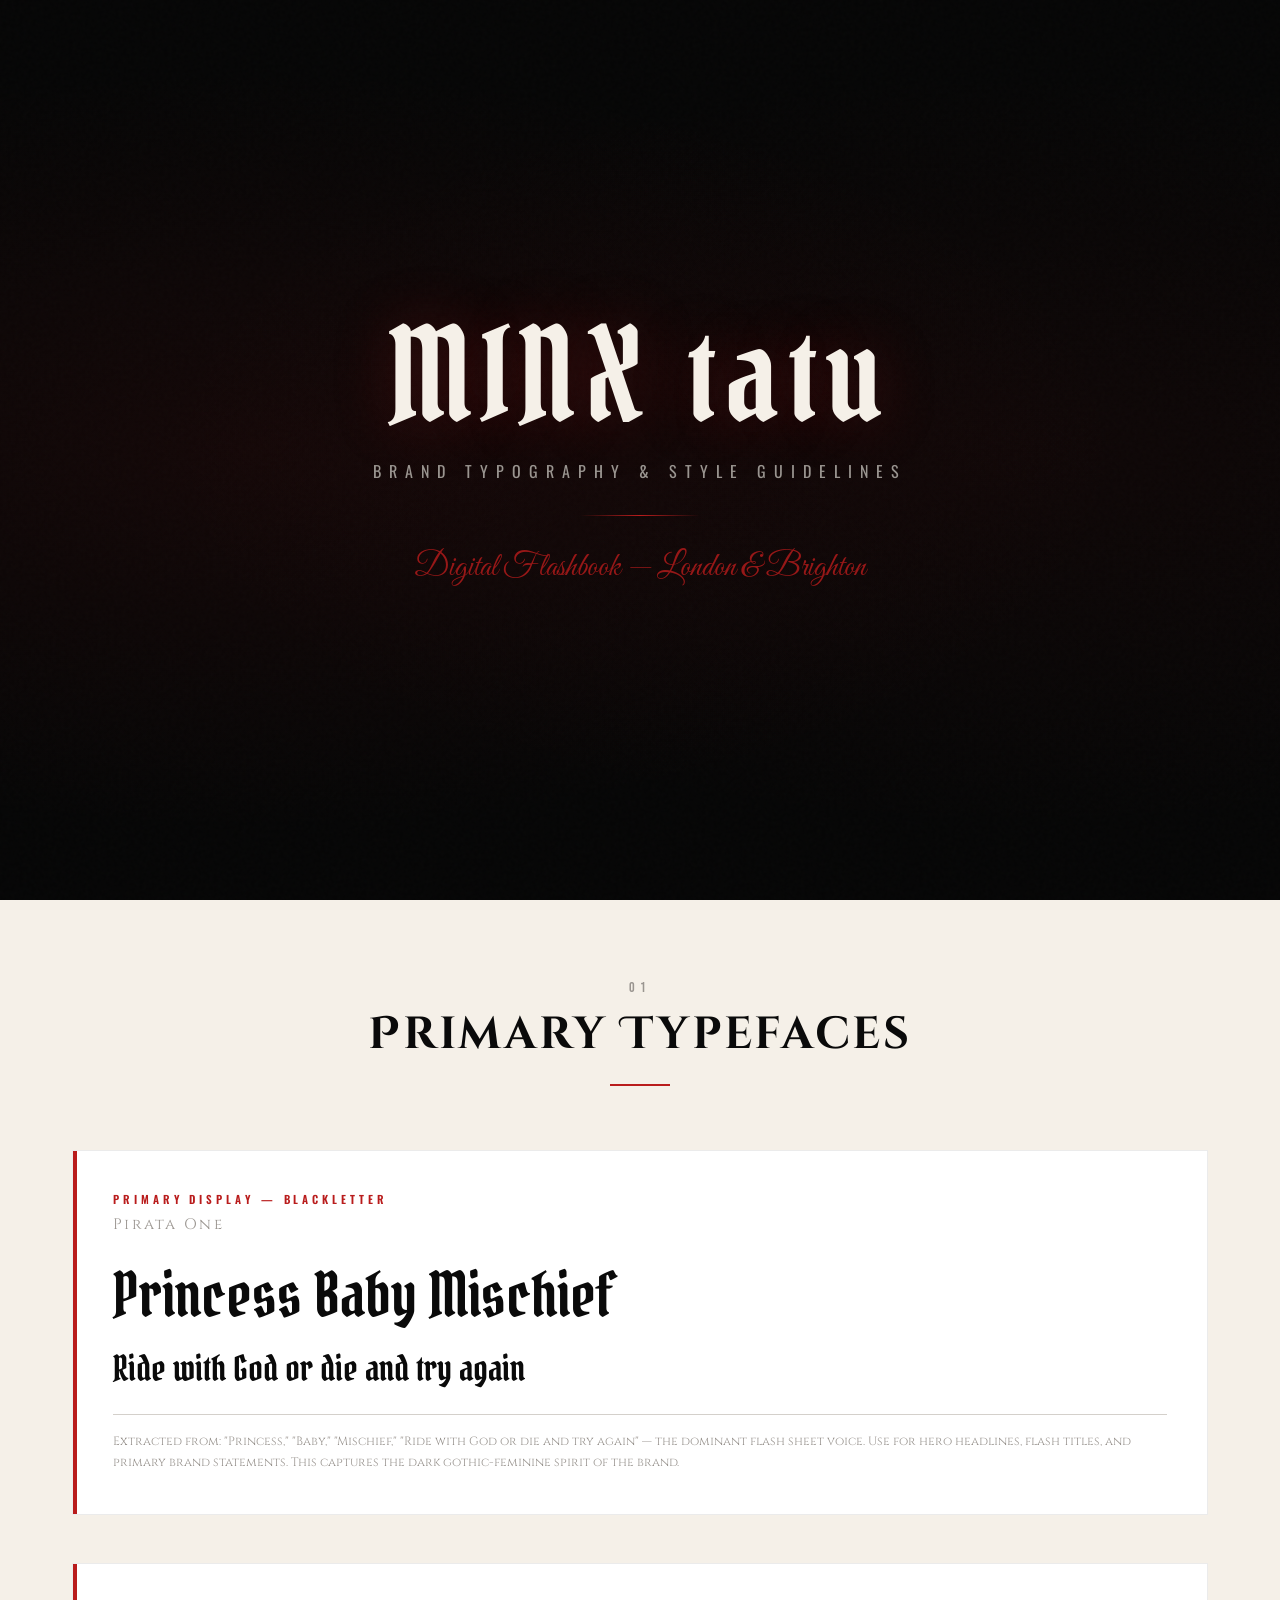
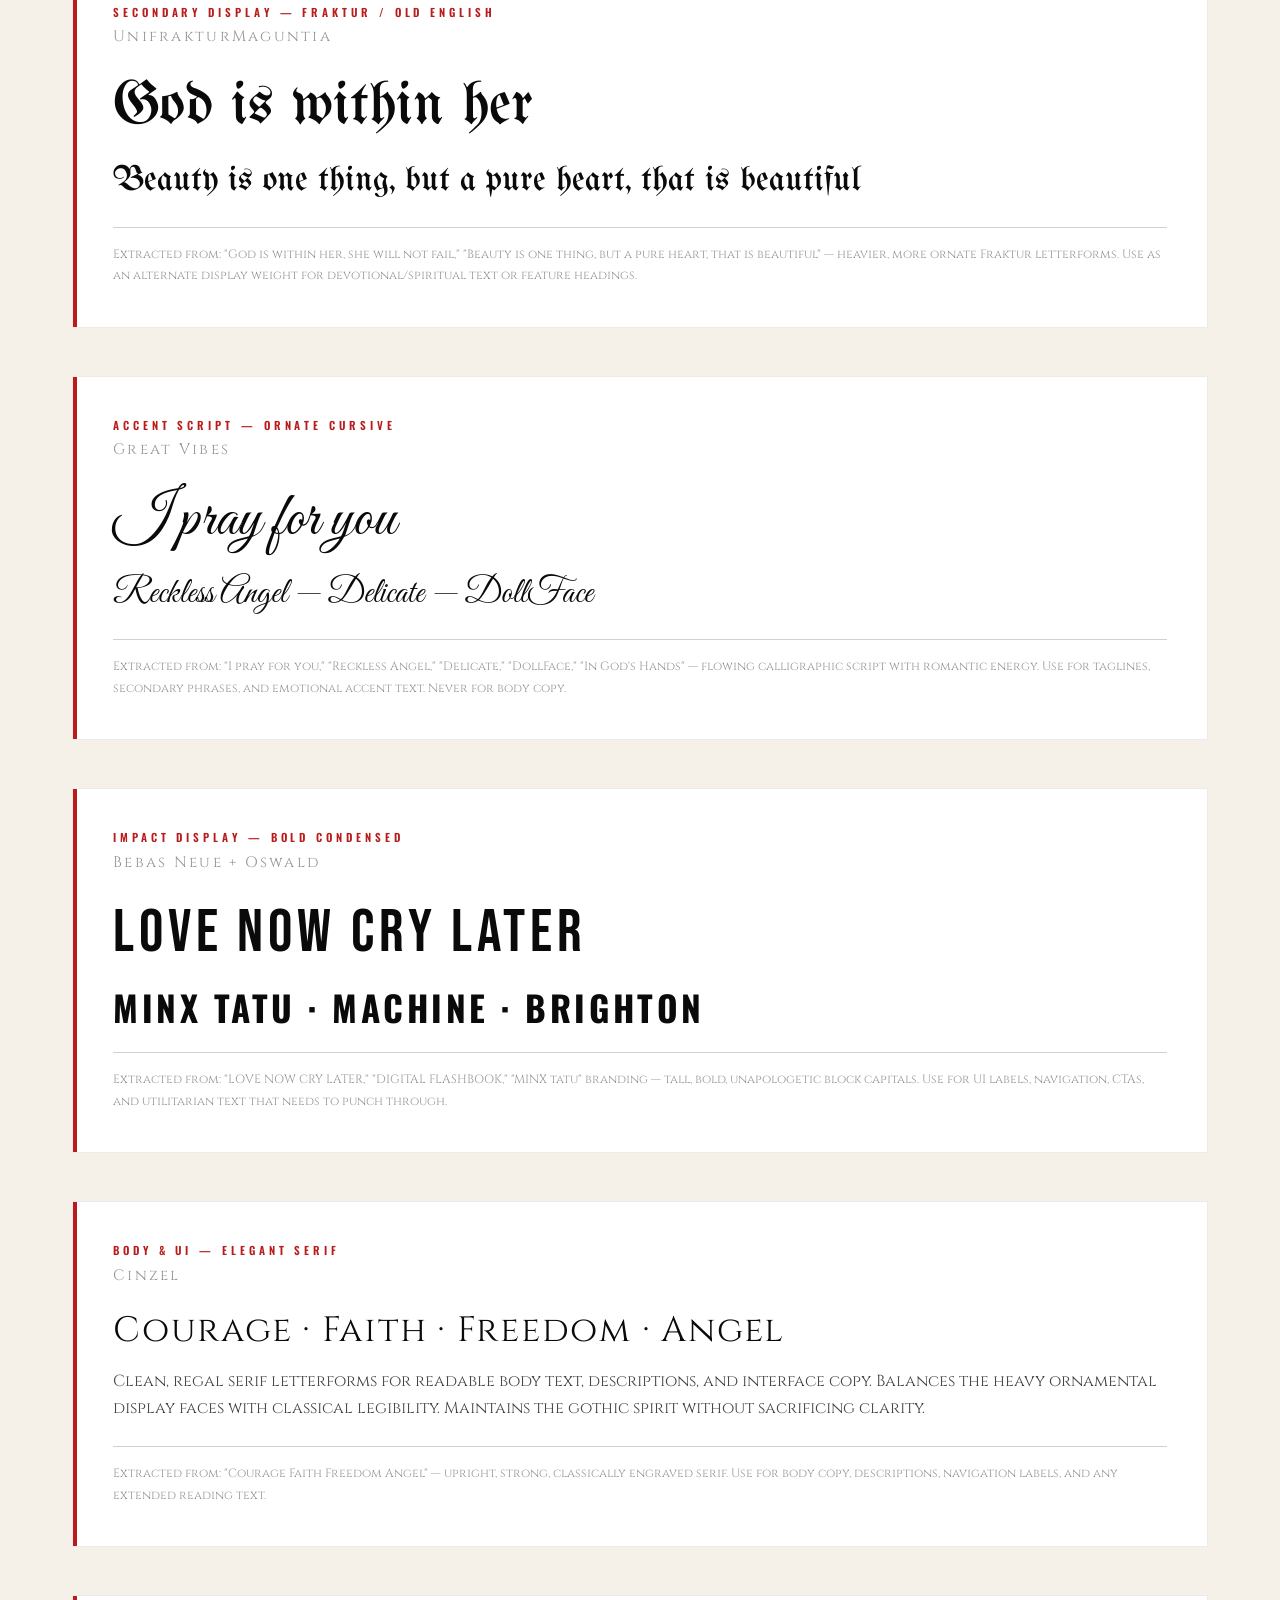
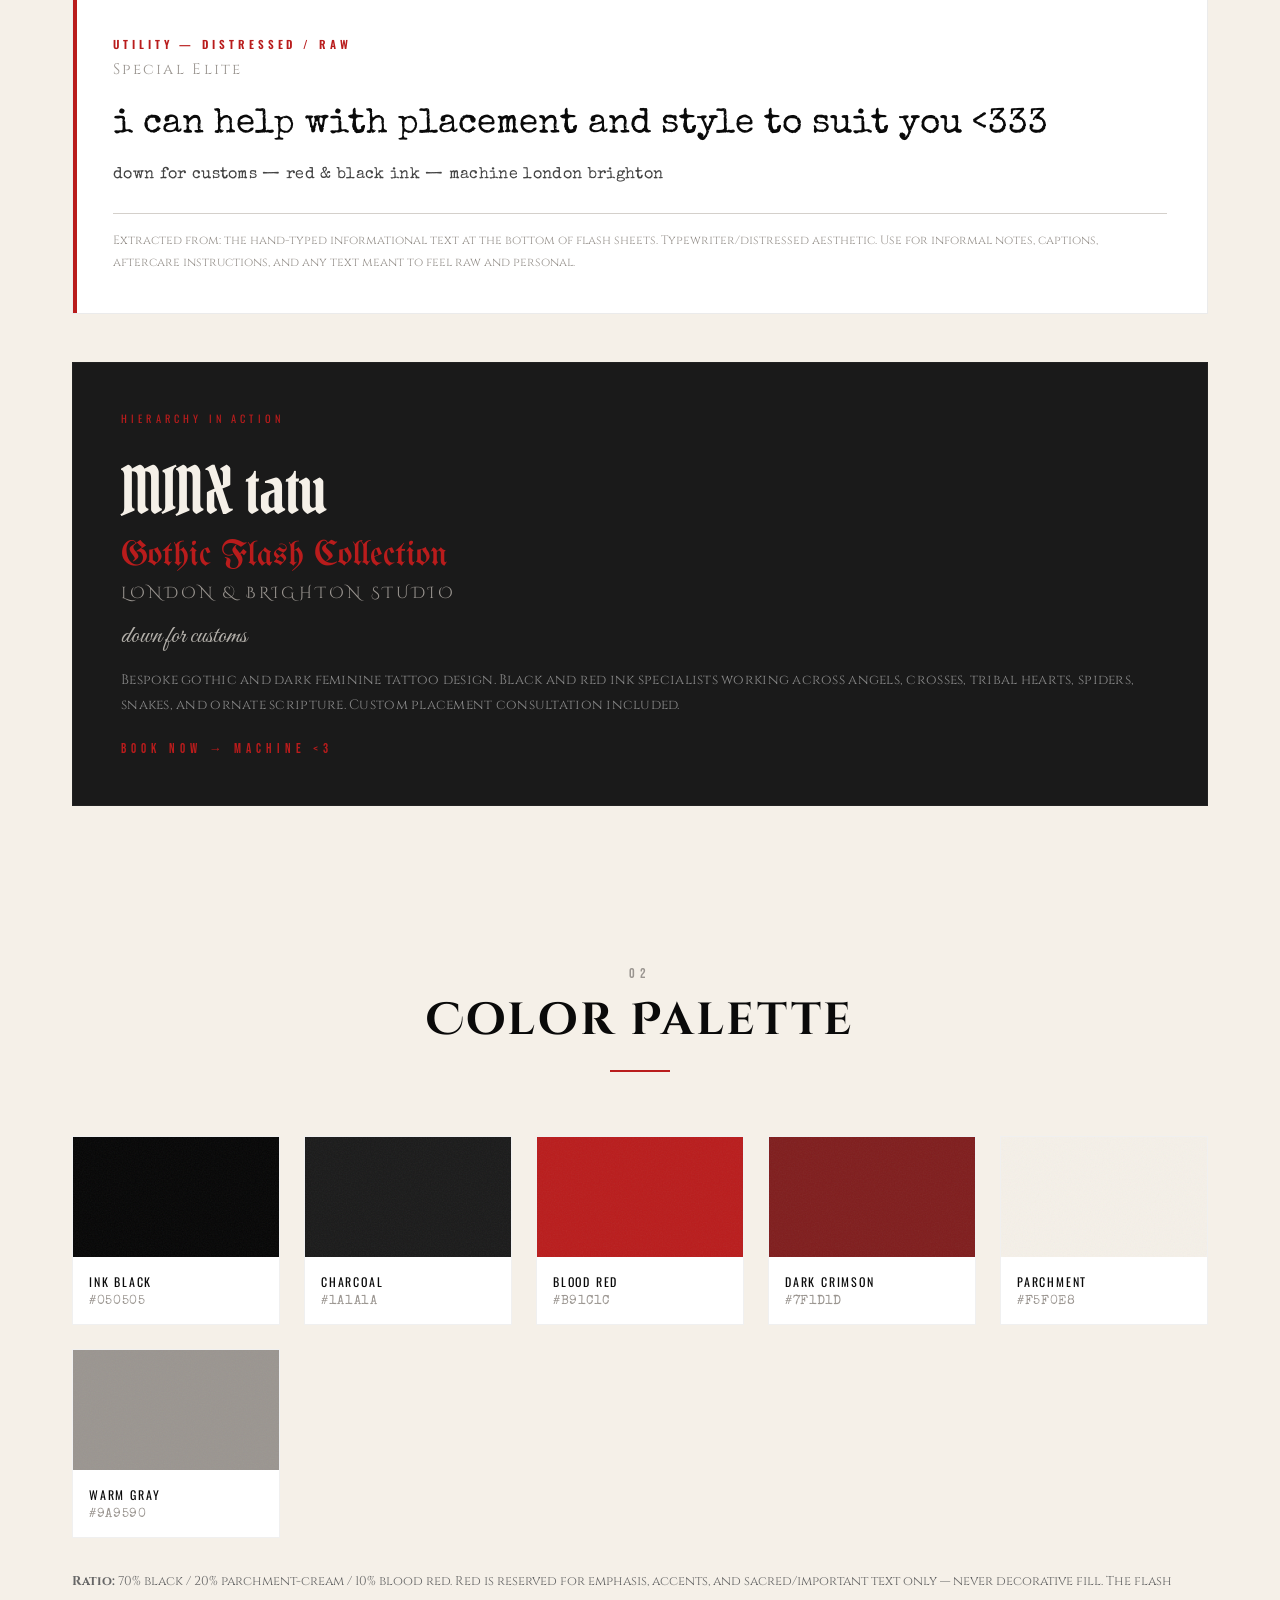
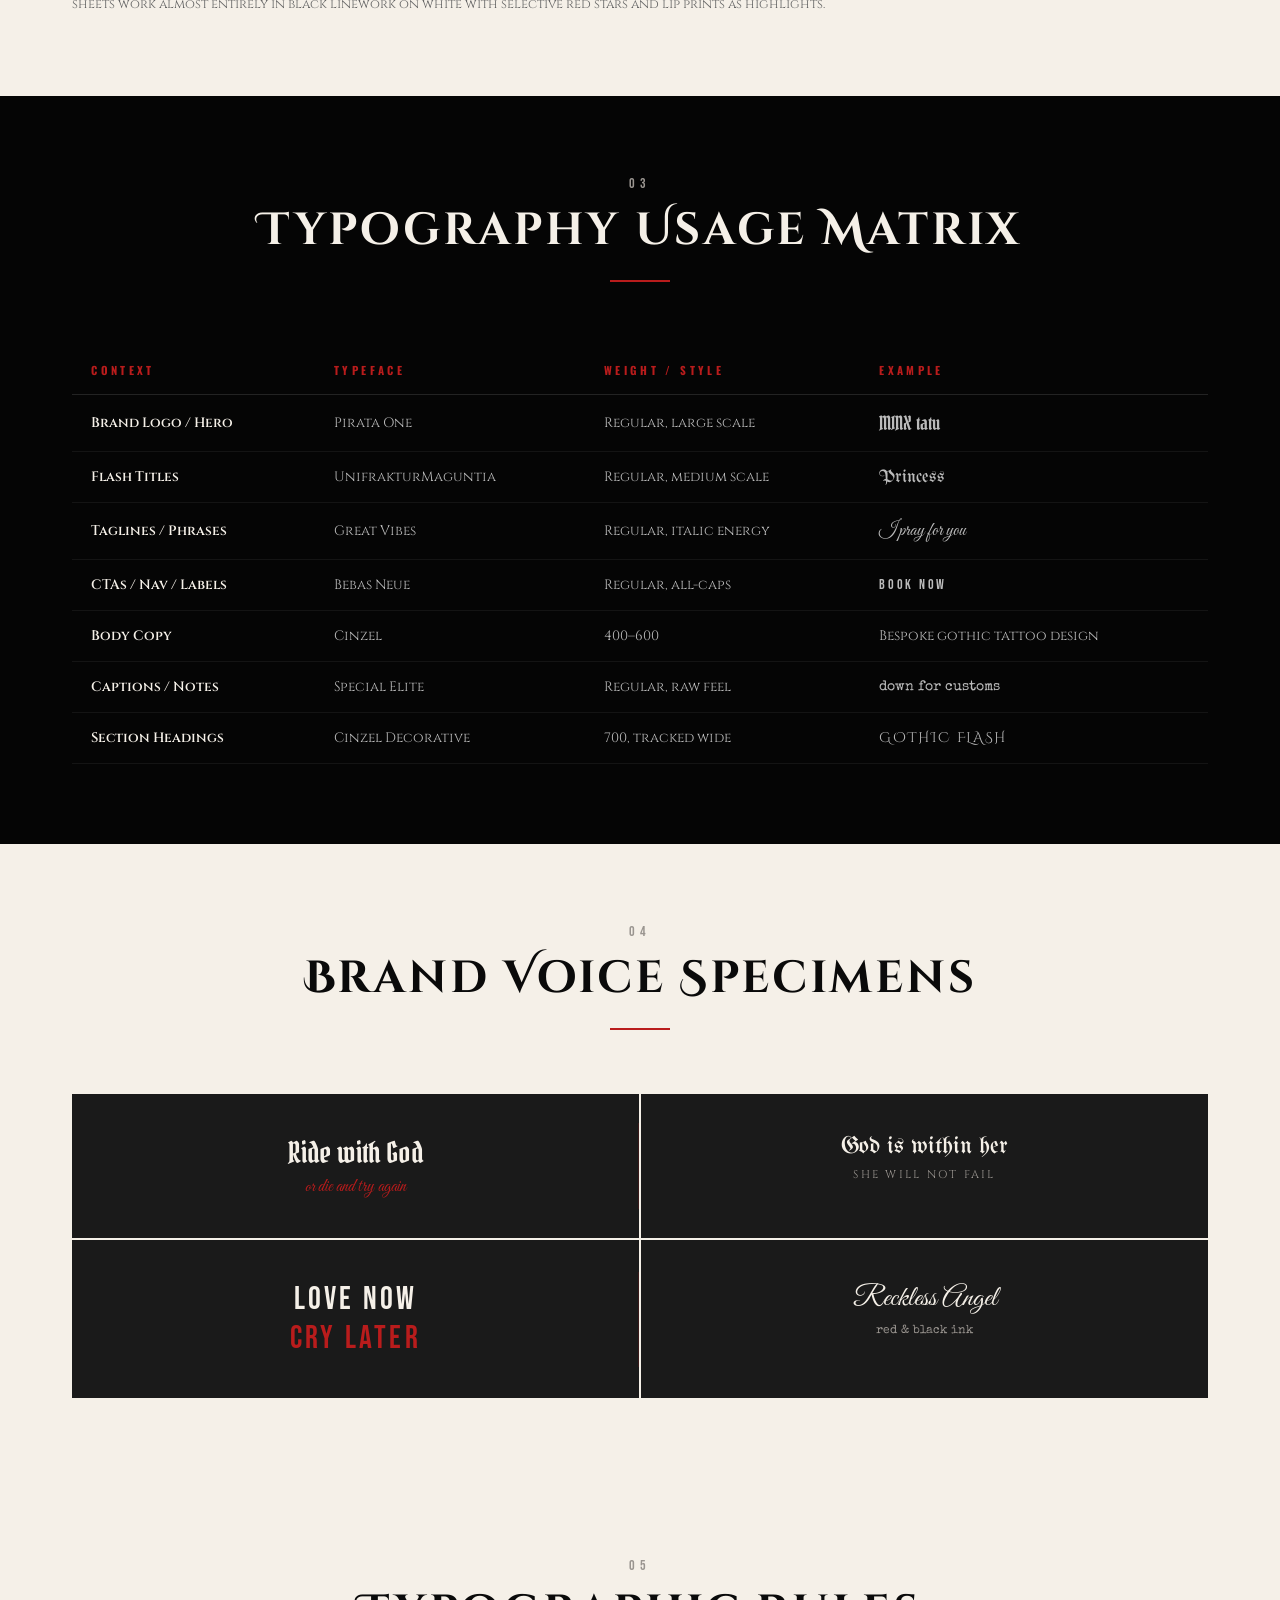
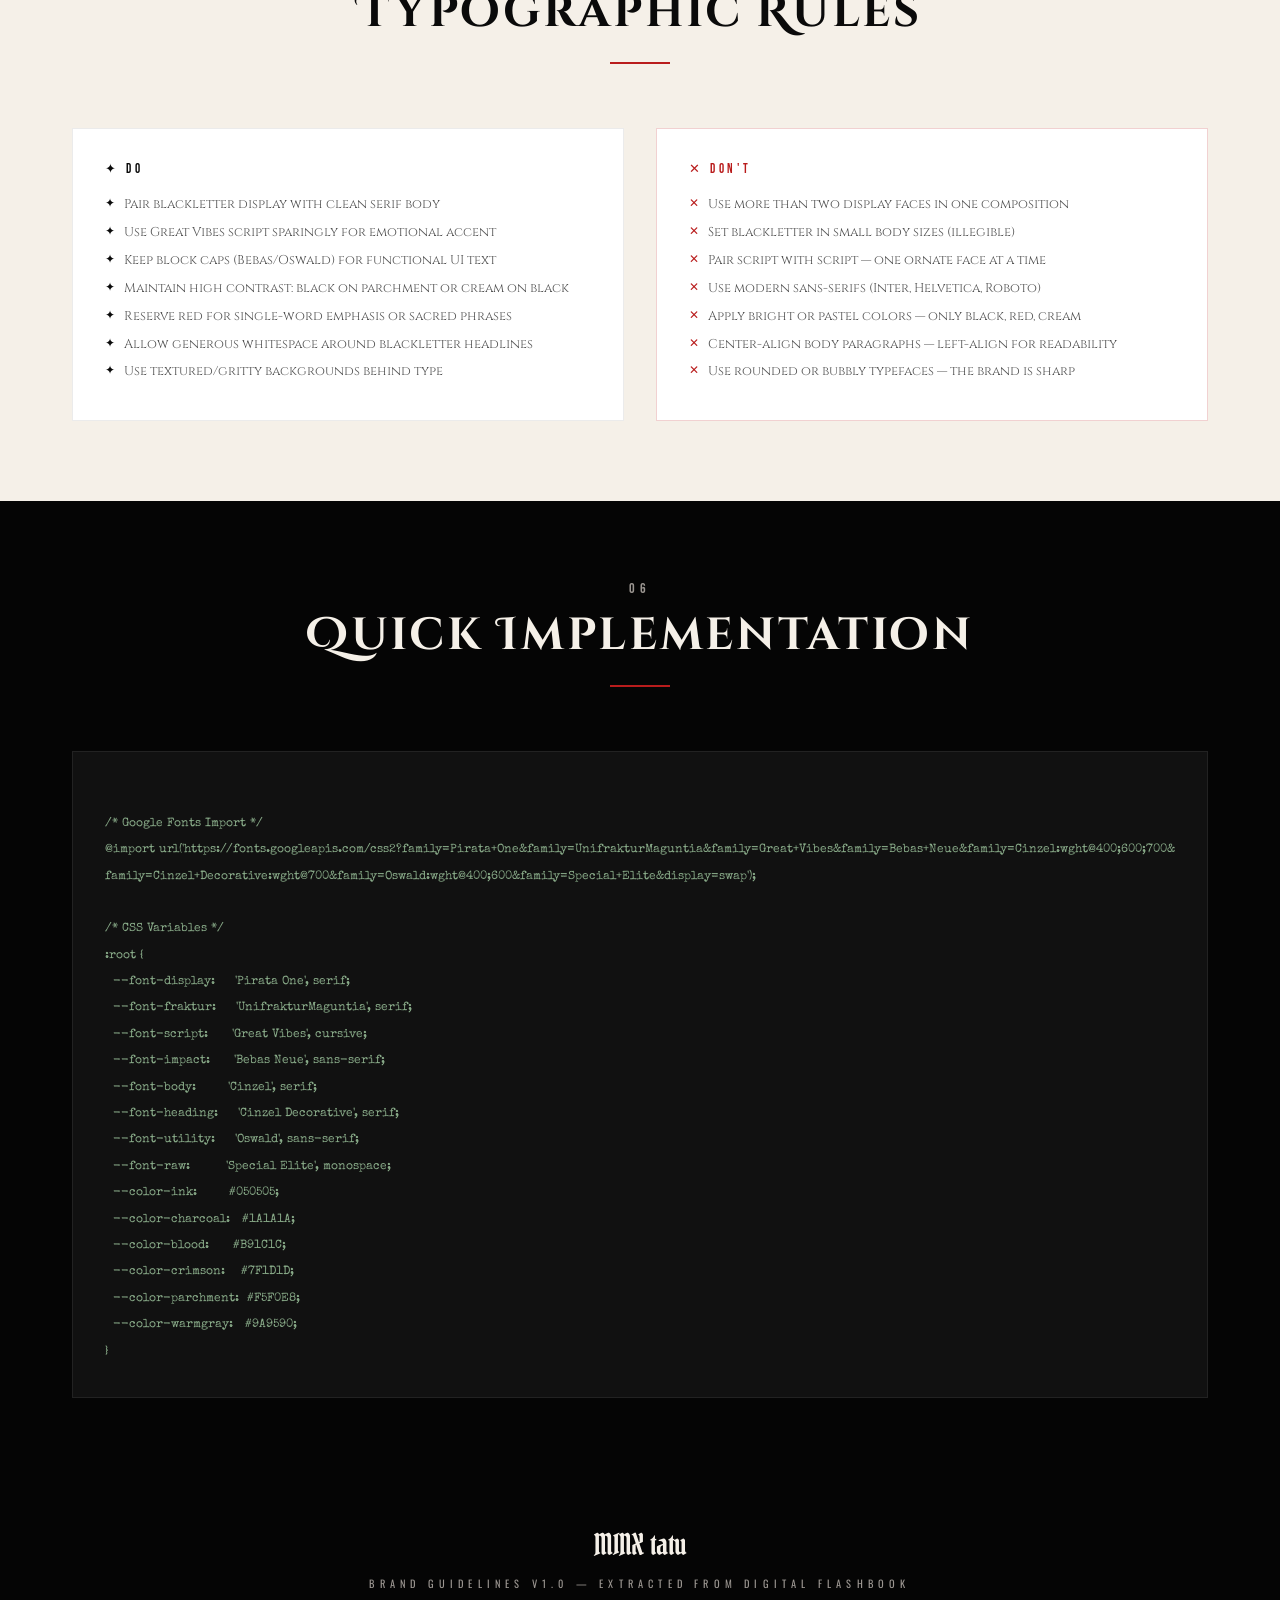
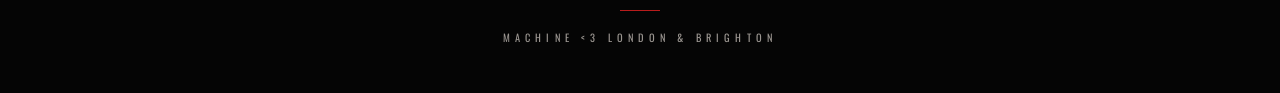
<file: minx-tatu-brand-guidelines.html>
<!DOCTYPE html>
<html lang="en">
<head>
<meta charset="UTF-8" />
<meta name="viewport" content="width=device-width, initial-scale=1.0" />
<title>MINX TATU — Brand Typography & Style Guide</title>
<link rel="preconnect" href="https://fonts.googleapis.com" />
<link rel="preconnect" href="https://fonts.gstatic.com" crossorigin />
<link href="https://fonts.googleapis.com/css2?family=UnifrakturMaguntia&family=MedievalSharp&family=Cinzel+Decorative:wght@400;700;900&family=Cinzel:wght@400;500;600;700;900&family=Great+Vibes&family=Dancing+Script:wght@400;500;600;700&family=Abril+Fatface&family=Oswald:wght@400;500;600;700&family=Bebas+Neue&family=Special+Elite&family=Sacramento&family=Playfair+Display:ital,wght@0,400;0,700;0,900;1,400;1,700&family=IM+Fell+English+SC&family=Pirata+One&display=swap" rel="stylesheet" />
<style>
  :root {
    --black: #0a0a0a;
    --deep-black: #050505;
    --red: #b91c1c;
    --dark-red: #7f1d1d;
    --blood: #991b1b;
    --cream: #f5f0e8;
    --warm-gray: #9a9590;
    --light-gray: #d4d0cb;
    --charcoal: #1a1a1a;
    --off-white: #eee9e0;
  }

  * { margin: 0; padding: 0; box-sizing: border-box; }

  body {
    background: var(--cream);
    color: var(--black);
    font-family: 'Cinzel', serif;
    -webkit-font-smoothing: antialiased;
  }

  /* ── HERO ── */
  .hero {
    min-height: 100vh;
    background: var(--deep-black);
    display: flex;
    flex-direction: column;
    align-items: center;
    justify-content: center;
    position: relative;
    overflow: hidden;
    padding: 2rem;
  }
  .hero::before {
    content: '';
    position: absolute;
    inset: 0;
    background:
      radial-gradient(ellipse at 20% 50%, rgba(185,28,28,0.08) 0%, transparent 60%),
      radial-gradient(ellipse at 80% 50%, rgba(185,28,28,0.05) 0%, transparent 60%);
  }
  .hero::after {
    content: '';
    position: absolute;
    inset: 0;
    background: url("data:image/svg+xml,%3Csvg viewBox='0 0 256 256' xmlns='http://www.w3.org/2000/svg'%3E%3Cfilter id='n'%3E%3CfeTurbulence type='fractalNoise' baseFrequency='.85' numOctaves='4' stitchTiles='stitch'/%3E%3C/filter%3E%3Crect width='100%25' height='100%25' filter='url(%23n)' opacity='.04'/%3E%3C/svg%3E");
    opacity: 0.5;
    pointer-events: none;
  }
  .hero-content { position: relative; z-index: 1; text-align: center; }
  .hero-brand {
    font-family: 'Pirata One', serif;
    font-size: clamp(3.5rem, 10vw, 8rem);
    color: var(--cream);
    letter-spacing: 0.08em;
    line-height: 1;
    text-shadow: 0 0 60px rgba(185,28,28,0.25);
  }
  .hero-sub {
    font-family: 'Oswald', sans-serif;
    font-weight: 400;
    font-size: clamp(0.7rem, 1.5vw, 1rem);
    color: var(--warm-gray);
    letter-spacing: 0.5em;
    text-transform: uppercase;
    margin-top: 1.2rem;
  }
  .hero-divider {
    width: 120px; height: 1px;
    background: linear-gradient(90deg, transparent, var(--red), transparent);
    margin: 2rem auto;
  }
  .hero-tagline {
    font-family: 'Great Vibes', cursive;
    font-size: clamp(1.2rem, 3vw, 2rem);
    color: var(--red);
    opacity: 0.8;
  }

  /* ── SECTION LAYOUT ── */
  section {
    max-width: 1200px;
    margin: 0 auto;
    padding: 5rem 2rem;
  }
  .section-header {
    text-align: center;
    margin-bottom: 4rem;
  }
  .section-num {
    font-family: 'Bebas Neue', sans-serif;
    font-size: 0.85rem;
    letter-spacing: 0.4em;
    color: var(--warm-gray);
    margin-bottom: 0.5rem;
  }
  .section-title {
    font-family: 'Cinzel Decorative', serif;
    font-size: clamp(1.8rem, 4vw, 2.8rem);
    font-weight: 700;
    color: var(--black);
    letter-spacing: 0.06em;
  }
  .section-rule {
    width: 60px; height: 2px;
    background: var(--red);
    margin: 1.2rem auto 0;
  }

  /* ── FULL-WIDTH DARK BANDS ── */
  .dark-band {
    background: var(--deep-black);
    color: var(--cream);
    width: 100%;
  }
  .dark-band .section-title { color: var(--cream); }

  /* ── FONT SPECIMEN CARDS ── */
  .font-grid {
    display: grid;
    grid-template-columns: 1fr;
    gap: 3rem;
  }
  .font-card {
    border: 1px solid rgba(0,0,0,0.08);
    padding: 2.5rem;
    position: relative;
    background: white;
  }
  .font-card::before {
    content: '';
    position: absolute;
    top: 0; left: 0;
    width: 4px; height: 100%;
    background: var(--red);
  }
  .font-role {
    font-family: 'Oswald', sans-serif;
    font-size: 0.7rem;
    letter-spacing: 0.35em;
    text-transform: uppercase;
    color: var(--red);
    margin-bottom: 0.4rem;
    font-weight: 600;
  }
  .font-name {
    font-family: 'Cinzel', serif;
    font-size: 0.95rem;
    letter-spacing: 0.15em;
    color: var(--warm-gray);
    margin-bottom: 1.5rem;
    font-weight: 400;
  }
  .font-specimen { line-height: 1.2; margin-bottom: 1rem; color: var(--black); }
  .font-specimen.large { font-size: clamp(2rem, 5vw, 3.8rem); }
  .font-specimen.medium { font-size: clamp(1.4rem, 3vw, 2.2rem); }
  .font-specimen.body { font-size: 1rem; line-height: 1.7; color: #444; }
  .font-note {
    font-family: 'Cinzel', serif;
    font-size: 0.75rem;
    color: var(--warm-gray);
    border-top: 1px solid var(--light-gray);
    padding-top: 1rem;
    margin-top: 1.5rem;
    line-height: 1.8;
  }

  /* ── HIERARCHY DEMO ── */
  .hierarchy-demo {
    background: var(--charcoal);
    border: 1px solid #222;
    padding: 3rem;
    margin-top: 3rem;
  }
  .hier-h1 {
    font-family: 'Pirata One', serif;
    font-size: clamp(2.5rem, 5vw, 4rem);
    color: var(--cream);
    margin-bottom: 0.3rem;
  }
  .hier-h2 {
    font-family: 'UnifrakturMaguntia', serif;
    font-size: clamp(1.5rem, 3vw, 2.2rem);
    color: var(--red);
    margin-bottom: 0.5rem;
    font-weight: 400;
  }
  .hier-h3 {
    font-family: 'Cinzel Decorative', serif;
    font-size: 1rem;
    color: var(--warm-gray);
    letter-spacing: 0.2em;
    margin-bottom: 1rem;
    text-transform: uppercase;
  }
  .hier-script {
    font-family: 'Great Vibes', cursive;
    font-size: 1.6rem;
    color: var(--cream);
    opacity: 0.7;
    margin-bottom: 1rem;
  }
  .hier-body {
    font-family: 'Cinzel', serif;
    font-size: 0.85rem;
    color: #888;
    line-height: 1.8;
    letter-spacing: 0.02em;
  }
  .hier-accent {
    font-family: 'Bebas Neue', sans-serif;
    font-size: 0.8rem;
    color: var(--red);
    letter-spacing: 0.4em;
    margin-top: 1.5rem;
  }

  /* ── COLOR PALETTE ── */
  .palette-grid {
    display: grid;
    grid-template-columns: repeat(auto-fit, minmax(180px, 1fr));
    gap: 1.5rem;
  }
  .color-card {
    border: 1px solid rgba(0,0,0,0.06);
    overflow: hidden;
    background: white;
  }
  .color-swatch {
    height: 120px;
    position: relative;
  }
  .color-swatch::after {
    content: '';
    position: absolute;
    inset: 0;
    background: url("data:image/svg+xml,%3Csvg viewBox='0 0 100 100' xmlns='http://www.w3.org/2000/svg'%3E%3Cfilter id='n'%3E%3CfeTurbulence type='fractalNoise' baseFrequency='.9' numOctaves='3'/%3E%3C/filter%3E%3Crect width='100%25' height='100%25' filter='url(%23n)' opacity='.06'/%3E%3C/svg%3E");
    pointer-events: none;
  }
  .color-info {
    padding: 1rem;
    font-family: 'Oswald', sans-serif;
    font-size: 0.75rem;
    letter-spacing: 0.15em;
    text-transform: uppercase;
  }
  .color-hex {
    font-family: 'Special Elite', monospace;
    font-size: 0.8rem;
    color: var(--warm-gray);
    margin-top: 0.3rem;
    letter-spacing: 0.05em;
  }

  /* ── USAGE TABLE ── */
  .usage-table {
    width: 100%;
    border-collapse: collapse;
    margin-top: 2rem;
  }
  .usage-table th, .usage-table td {
    text-align: left;
    padding: 1rem 1.2rem;
    border-bottom: 1px solid rgba(255,255,255,0.06);
  }
  .usage-table th {
    font-family: 'Oswald', sans-serif;
    font-size: 0.7rem;
    letter-spacing: 0.3em;
    text-transform: uppercase;
    color: var(--red);
    border-bottom: 1px solid rgba(255,255,255,0.12);
  }
  .usage-table td {
    font-family: 'Cinzel', serif;
    font-size: 0.85rem;
    color: #bbb;
  }
  .usage-table td:first-child { color: var(--cream); font-weight: 600; }

  /* ── RULES / DOS & DONTS ── */
  .rules-grid {
    display: grid;
    grid-template-columns: 1fr 1fr;
    gap: 2rem;
    margin-top: 2rem;
  }
  @media (max-width: 700px) { .rules-grid { grid-template-columns: 1fr; } }
  .rule-card {
    padding: 2rem;
    border: 1px solid rgba(0,0,0,0.08);
    background: white;
  }
  .rule-card.dont { border-color: rgba(185,28,28,0.2); }
  .rule-label {
    font-family: 'Bebas Neue', sans-serif;
    font-size: 0.8rem;
    letter-spacing: 0.3em;
    margin-bottom: 1rem;
  }
  .rule-label.do-label { color: var(--black); }
  .rule-label.dont-label { color: var(--red); }
  .rule-item {
    font-family: 'Cinzel', serif;
    font-size: 0.8rem;
    color: #555;
    line-height: 1.8;
    padding-left: 1.2rem;
    position: relative;
    margin-bottom: 0.3rem;
  }
  .rule-item::before {
    position: absolute;
    left: 0;
    font-size: 0.75rem;
  }
  .do-list .rule-item::before { content: '✦'; color: var(--black); }
  .dont-list .rule-item::before { content: '✕'; color: var(--red); }

  /* ── PHRASES ── */
  .phrases-grid {
    display: grid;
    grid-template-columns: 1fr 1fr;
    gap: 2px;
    margin-top: 2rem;
  }
  @media (max-width: 700px) { .phrases-grid { grid-template-columns: 1fr; } }
  .phrase-cell {
    background: var(--charcoal);
    padding: 2.5rem 2rem;
    text-align: center;
    position: relative;
  }
  .phrase-cell:nth-child(odd)::after {
    content: '';
    position: absolute;
    right: 0; top: 20%; height: 60%; width: 1px;
    background: rgba(185,28,28,0.2);
  }

  /* ── FOOTER ── */
  .footer {
    background: var(--deep-black);
    text-align: center;
    padding: 3rem 2rem;
  }
  .footer-text {
    font-family: 'Oswald', sans-serif;
    font-size: 0.65rem;
    letter-spacing: 0.5em;
    color: var(--warm-gray);
    text-transform: uppercase;
  }
</style>
</head>
<body>

<!-- ═══════════ HERO ═══════════ -->
<div class="hero">
  <div class="hero-content">
    <div class="hero-brand">MINX tatu</div>
    <div class="hero-sub">Brand Typography &amp; Style Guidelines</div>
    <div class="hero-divider"></div>
    <div class="hero-tagline">Digital Flashbook — London &amp; Brighton</div>
  </div>
</div>

<!-- ═══════════ 01 · PRIMARY TYPEFACES ═══════════ -->
<section>
  <div class="section-header">
    <div class="section-num">01</div>
    <div class="section-title">Primary Typefaces</div>
    <div class="section-rule"></div>
  </div>

  <div class="font-grid">

    <!-- BLACKLETTER PRIMARY -->
    <div class="font-card">
      <div class="font-role">Primary Display — Blackletter</div>
      <div class="font-name">Pirata One</div>
      <div class="font-specimen large" style="font-family:'Pirata One',serif;">
        Princess Baby Mischief
      </div>
      <div class="font-specimen medium" style="font-family:'Pirata One',serif;">
        Ride with God or die and try again
      </div>
      <div class="font-note">
        Extracted from: "Princess," "Baby," "Mischief," "Ride with God or die and try again" — the dominant flash sheet voice. Use for hero headlines, flash titles, and primary brand statements. This captures the dark gothic-feminine spirit of the brand.
      </div>
    </div>

    <!-- BLACKLETTER SECONDARY -->
    <div class="font-card">
      <div class="font-role">Secondary Display — Fraktur / Old English</div>
      <div class="font-name">UnifrakturMaguntia</div>
      <div class="font-specimen large" style="font-family:'UnifrakturMaguntia',serif;">
        God is within her
      </div>
      <div class="font-specimen medium" style="font-family:'UnifrakturMaguntia',serif;">
        Beauty is one thing, but a pure heart, that is beautiful
      </div>
      <div class="font-note">
        Extracted from: "God is within her, she will not fail," "Beauty is one thing, but a pure heart, that is beautiful" — heavier, more ornate Fraktur letterforms. Use as an alternate display weight for devotional/spiritual text or feature headings.
      </div>
    </div>

    <!-- SCRIPT -->
    <div class="font-card">
      <div class="font-role">Accent Script — Ornate Cursive</div>
      <div class="font-name">Great Vibes</div>
      <div class="font-specimen large" style="font-family:'Great Vibes',cursive;">
        I pray for you
      </div>
      <div class="font-specimen medium" style="font-family:'Great Vibes',cursive;">
        Reckless Angel — Delicate — DollFace
      </div>
      <div class="font-note">
        Extracted from: "I pray for you," "Reckless Angel," "Delicate," "DollFace," "In God's Hands" — flowing calligraphic script with romantic energy. Use for taglines, secondary phrases, and emotional accent text. Never for body copy.
      </div>
    </div>

    <!-- BLOCK CAPS -->
    <div class="font-card">
      <div class="font-role">Impact Display — Bold Condensed</div>
      <div class="font-name">Bebas Neue + Oswald</div>
      <div class="font-specimen large" style="font-family:'Bebas Neue',sans-serif; letter-spacing:0.08em;">
        LOVE NOW CRY LATER
      </div>
      <div class="font-specimen medium" style="font-family:'Oswald',sans-serif; font-weight:700; letter-spacing:0.1em;">
        MINX TATU · MACHINE · BRIGHTON
      </div>
      <div class="font-note">
        Extracted from: "LOVE NOW CRY LATER," "DIGITAL FLASHBOOK," "MINX tatu" branding — tall, bold, unapologetic block capitals. Use for UI labels, navigation, CTAs, and utilitarian text that needs to punch through.
      </div>
    </div>

    <!-- BODY SERIF -->
    <div class="font-card">
      <div class="font-role">Body &amp; UI — Elegant Serif</div>
      <div class="font-name">Cinzel</div>
      <div class="font-specimen medium" style="font-family:'Cinzel',serif; letter-spacing:0.05em;">
        Courage · Faith · Freedom · Angel
      </div>
      <div class="font-specimen body" style="font-family:'Cinzel',serif;">
        Clean, regal serif letterforms for readable body text, descriptions, and interface copy. Balances the heavy ornamental display faces with classical legibility. Maintains the gothic spirit without sacrificing clarity.
      </div>
      <div class="font-note">
        Extracted from: "Courage Faith Freedom Angel" — upright, strong, classically engraved serif. Use for body copy, descriptions, navigation labels, and any extended reading text.
      </div>
    </div>

    <!-- DISTRESSED / TYPEWRITER -->
    <div class="font-card">
      <div class="font-role">Utility — Distressed / Raw</div>
      <div class="font-name">Special Elite</div>
      <div class="font-specimen medium" style="font-family:'Special Elite',monospace;">
        i can help with placement and style to suit you &lt;333
      </div>
      <div class="font-specimen body" style="font-family:'Special Elite',monospace; letter-spacing:0.02em;">
        down for customs — red &amp; black ink — machine london brighton
      </div>
      <div class="font-note">
        Extracted from: the hand-typed informational text at the bottom of flash sheets. Typewriter/distressed aesthetic. Use for informal notes, captions, aftercare instructions, and any text meant to feel raw and personal.
      </div>
    </div>

  </div>

  <!-- HIERARCHY DEMO -->
  <div class="hierarchy-demo">
    <div style="font-family:'Oswald',sans-serif; font-size:0.65rem; letter-spacing:0.4em; color:var(--red); margin-bottom:1.5rem;">HIERARCHY IN ACTION</div>
    <div class="hier-h1">MINX tatu</div>
    <div class="hier-h2">Gothic Flash Collection</div>
    <div class="hier-h3">London &amp; Brighton Studio</div>
    <div class="hier-script">down for customs</div>
    <div class="hier-body">
      Bespoke gothic and dark feminine tattoo design. Black and red ink specialists working across angels, crosses, tribal hearts, spiders, snakes, and ornate scripture. Custom placement consultation included.
    </div>
    <div class="hier-accent">BOOK NOW → MACHINE &lt;3</div>
  </div>
</section>

<!-- ═══════════ 02 · COLOR PALETTE ═══════════ -->
<section>
  <div class="section-header">
    <div class="section-num">02</div>
    <div class="section-title">Color Palette</div>
    <div class="section-rule"></div>
  </div>

  <div class="palette-grid">
    <div class="color-card">
      <div class="color-swatch" style="background:var(--deep-black);"></div>
      <div class="color-info">Ink Black<div class="color-hex">#050505</div></div>
    </div>
    <div class="color-card">
      <div class="color-swatch" style="background:var(--charcoal);"></div>
      <div class="color-info">Charcoal<div class="color-hex">#1A1A1A</div></div>
    </div>
    <div class="color-card">
      <div class="color-swatch" style="background:var(--red);"></div>
      <div class="color-info">Blood Red<div class="color-hex">#B91C1C</div></div>
    </div>
    <div class="color-card">
      <div class="color-swatch" style="background:var(--dark-red);"></div>
      <div class="color-info">Dark Crimson<div class="color-hex">#7F1D1D</div></div>
    </div>
    <div class="color-card">
      <div class="color-swatch" style="background:var(--cream);"></div>
      <div class="color-info">Parchment<div class="color-hex">#F5F0E8</div></div>
    </div>
    <div class="color-card">
      <div class="color-swatch" style="background:var(--warm-gray);"></div>
      <div class="color-info">Warm Gray<div class="color-hex">#9A9590</div></div>
    </div>
  </div>

  <div style="margin-top:2rem; font-family:'Cinzel',serif; font-size:0.8rem; color:#666; line-height:1.8;">
    <strong>Ratio:</strong> 70% black / 20% parchment-cream / 10% blood red. Red is reserved for emphasis, accents, and sacred/important text only — never decorative fill. The flash sheets work almost entirely in black linework on white with selective red stars and lip prints as highlights.
  </div>
</section>

<!-- ═══════════ 03 · USAGE GUIDE ═══════════ -->
<div class="dark-band">
  <section>
    <div class="section-header">
      <div class="section-num">03</div>
      <div class="section-title">Typography Usage Matrix</div>
      <div class="section-rule"></div>
    </div>

    <table class="usage-table">
      <thead>
        <tr>
          <th>Context</th>
          <th>Typeface</th>
          <th>Weight / Style</th>
          <th>Example</th>
        </tr>
      </thead>
      <tbody>
        <tr>
          <td>Brand Logo / Hero</td>
          <td>Pirata One</td>
          <td>Regular, large scale</td>
          <td style="font-family:'Pirata One',serif; font-size:1.2rem;">MINX tatu</td>
        </tr>
        <tr>
          <td>Flash Titles</td>
          <td>UnifrakturMaguntia</td>
          <td>Regular, medium scale</td>
          <td style="font-family:'UnifrakturMaguntia',serif; font-size:1.1rem;">Princess</td>
        </tr>
        <tr>
          <td>Taglines / Phrases</td>
          <td>Great Vibes</td>
          <td>Regular, italic energy</td>
          <td style="font-family:'Great Vibes',cursive; font-size:1.2rem;">I pray for you</td>
        </tr>
        <tr>
          <td>CTAs / Nav / Labels</td>
          <td>Bebas Neue</td>
          <td>Regular, all-caps</td>
          <td style="font-family:'Bebas Neue',sans-serif; letter-spacing:0.2em;">BOOK NOW</td>
        </tr>
        <tr>
          <td>Body Copy</td>
          <td>Cinzel</td>
          <td>400–600</td>
          <td style="font-family:'Cinzel',serif; font-size:0.85rem;">Bespoke gothic tattoo design</td>
        </tr>
        <tr>
          <td>Captions / Notes</td>
          <td>Special Elite</td>
          <td>Regular, raw feel</td>
          <td style="font-family:'Special Elite',monospace;">down for customs</td>
        </tr>
        <tr>
          <td>Section Headings</td>
          <td>Cinzel Decorative</td>
          <td>700, tracked wide</td>
          <td style="font-family:'Cinzel Decorative',serif; letter-spacing:0.1em;">GOTHIC FLASH</td>
        </tr>
      </tbody>
    </table>
  </section>
</div>

<!-- ═══════════ 04 · BRAND PHRASES ═══════════ -->
<section>
  <div class="section-header">
    <div class="section-num">04</div>
    <div class="section-title">Brand Voice Specimens</div>
    <div class="section-rule"></div>
  </div>

  <div class="phrases-grid">
    <div class="phrase-cell">
      <div style="font-family:'Pirata One',serif; font-size:1.8rem; color:var(--cream);">Ride with God</div>
      <div style="font-family:'Great Vibes',cursive; font-size:1.1rem; color:var(--red); margin-top:0.3rem;">or die and try again</div>
    </div>
    <div class="phrase-cell">
      <div style="font-family:'UnifrakturMaguntia',serif; font-size:1.5rem; color:var(--cream);">God is within her</div>
      <div style="font-family:'Cinzel',serif; font-size:0.7rem; color:var(--warm-gray); letter-spacing:0.2em; margin-top:0.5rem;">SHE WILL NOT FAIL</div>
    </div>
    <div class="phrase-cell">
      <div style="font-family:'Bebas Neue',sans-serif; font-size:2rem; color:var(--cream); letter-spacing:0.1em;">LOVE NOW</div>
      <div style="font-family:'Bebas Neue',sans-serif; font-size:2rem; color:var(--red); letter-spacing:0.1em;">CRY LATER</div>
    </div>
    <div class="phrase-cell">
      <div style="font-family:'Great Vibes',cursive; font-size:1.8rem; color:var(--cream);">Reckless Angel</div>
      <div style="font-family:'Special Elite',monospace; font-size:0.75rem; color:var(--warm-gray); margin-top:0.5rem;">red &amp; black ink</div>
    </div>
  </div>
</section>

<!-- ═══════════ 05 · DO / DON'T ═══════════ -->
<section>
  <div class="section-header">
    <div class="section-num">05</div>
    <div class="section-title">Typographic Rules</div>
    <div class="section-rule"></div>
  </div>

  <div class="rules-grid">
    <div class="rule-card">
      <div class="rule-label do-label">✦ DO</div>
      <div class="do-list">
        <div class="rule-item">Pair blackletter display with clean serif body</div>
        <div class="rule-item">Use Great Vibes script sparingly for emotional accent</div>
        <div class="rule-item">Keep block caps (Bebas/Oswald) for functional UI text</div>
        <div class="rule-item">Maintain high contrast: black on parchment or cream on black</div>
        <div class="rule-item">Reserve red for single-word emphasis or sacred phrases</div>
        <div class="rule-item">Allow generous whitespace around blackletter headlines</div>
        <div class="rule-item">Use textured/gritty backgrounds behind type</div>
      </div>
    </div>
    <div class="rule-card dont">
      <div class="rule-label dont-label">✕ DON'T</div>
      <div class="dont-list">
        <div class="rule-item">Use more than two display faces in one composition</div>
        <div class="rule-item">Set blackletter in small body sizes (illegible)</div>
        <div class="rule-item">Pair script with script — one ornate face at a time</div>
        <div class="rule-item">Use modern sans-serifs (Inter, Helvetica, Roboto)</div>
        <div class="rule-item">Apply bright or pastel colors — only black, red, cream</div>
        <div class="rule-item">Center-align body paragraphs — left-align for readability</div>
        <div class="rule-item">Use rounded or bubbly typefaces — the brand is sharp</div>
      </div>
    </div>
  </div>
</section>

<!-- ═══════════ 06 · CSS IMPORT BLOCK ═══════════ -->
<div class="dark-band">
  <section>
    <div class="section-header">
      <div class="section-num">06</div>
      <div class="section-title">Quick Implementation</div>
      <div class="section-rule"></div>
    </div>
    <div style="background:#111; border:1px solid #222; padding:2rem; font-family:'Special Elite',monospace; font-size:0.75rem; color:#8a8; line-height:2.2; overflow-x:auto; white-space:pre-wrap; word-break:break-all;">
/* Google Fonts Import */
@import url('https://fonts.googleapis.com/css2?family=Pirata+One&family=UnifrakturMaguntia&family=Great+Vibes&family=Bebas+Neue&family=Cinzel:wght@400;600;700&family=Cinzel+Decorative:wght@700&family=Oswald:wght@400;600&family=Special+Elite&display=swap');

/* CSS Variables */
:root {
  --font-display:     'Pirata One', serif;
  --font-fraktur:     'UnifrakturMaguntia', serif;
  --font-script:      'Great Vibes', cursive;
  --font-impact:      'Bebas Neue', sans-serif;
  --font-body:        'Cinzel', serif;
  --font-heading:     'Cinzel Decorative', serif;
  --font-utility:     'Oswald', sans-serif;
  --font-raw:         'Special Elite', monospace;
  --color-ink:        #050505;
  --color-charcoal:   #1A1A1A;
  --color-blood:      #B91C1C;
  --color-crimson:    #7F1D1D;
  --color-parchment:  #F5F0E8;
  --color-warmgray:   #9A9590;
}</div>
  </section>
</div>

<!-- ═══════════ FOOTER ═══════════ -->
<div class="footer">
  <div style="font-family:'Pirata One',serif; font-size:1.8rem; color:var(--cream); margin-bottom:0.8rem;">MINX tatu</div>
  <div class="footer-text">Brand Guidelines v1.0 — Extracted from Digital Flashbook</div>
  <div style="width:40px; height:1px; background:var(--red); margin:1.2rem auto;"></div>
  <div class="footer-text">Machine &lt;3 London &amp; Brighton</div>
</div>

</body>
</html>
</file>
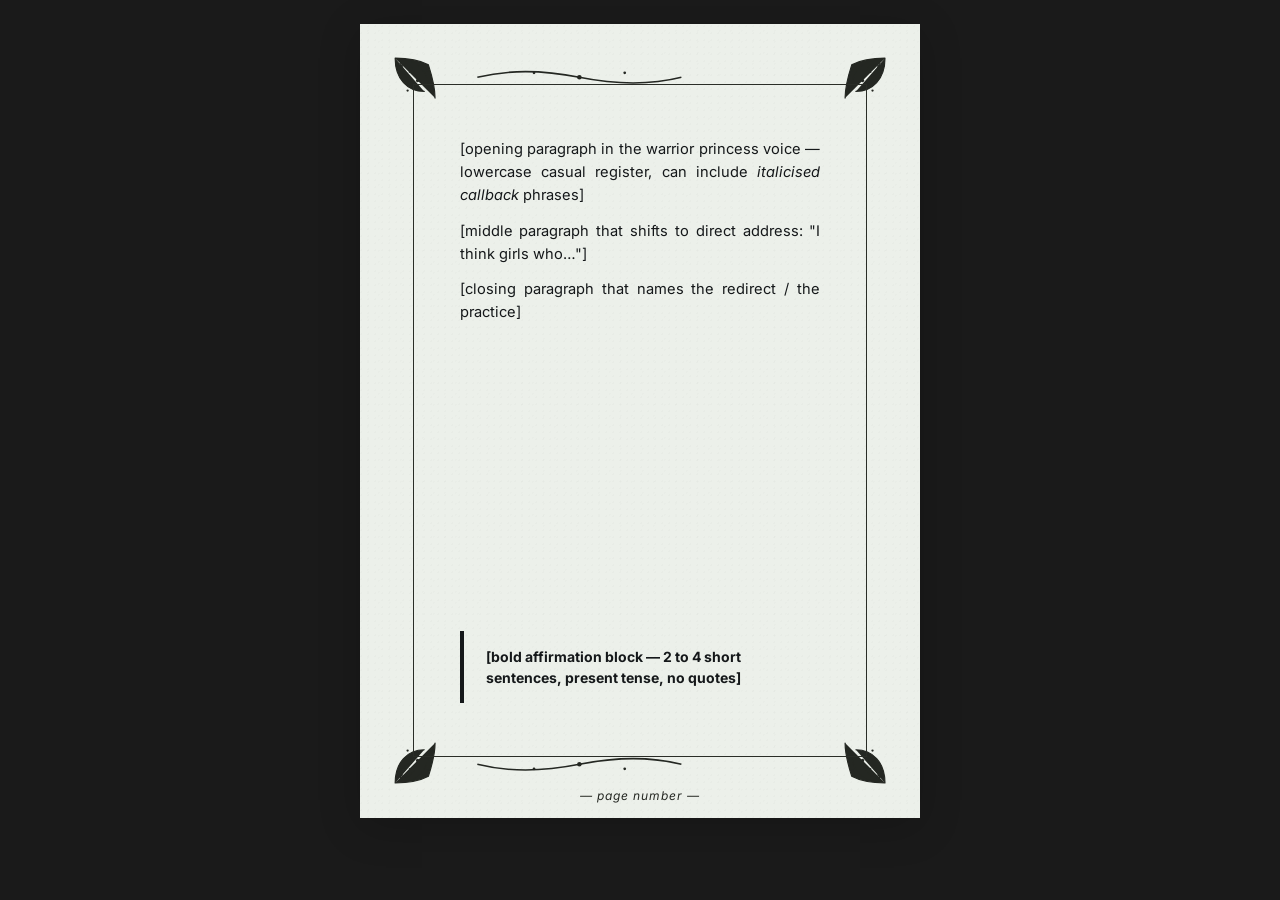
<file: healing-ebook/template.html>
<!doctype html>
<html lang="en">
<head>
<meta charset="utf-8">
<title>Unconventional Healing 4 the Warrior Princess — page template</title>
<link rel="preconnect" href="https://fonts.googleapis.com">
<link rel="preconnect" href="https://fonts.gstatic.com" crossorigin>
<link href="https://fonts.googleapis.com/css2?family=Inter:ital,wght@0,400;0,600;0,700;1,400&display=swap" rel="stylesheet">
<style>
  :root {
    --paper:        #ECF0EA;
    --ink:          #15181A;
    --ornament:     #242722;
    --rule:         #2A2D27;
    --paper-shadow: rgba(0,0,0,0.18);
  }

  html, body {
    margin: 0;
    padding: 0;
    background: #1a1a1a;
    font-family: 'Inter', system-ui, sans-serif;
    color: var(--ink);
  }

  /* Page = A5 portrait at print scale */
  .page {
    width: 148mm;
    height: 210mm;
    margin: 24px auto;
    background: var(--paper);
    position: relative;
    box-shadow: 0 8px 40px var(--paper-shadow);
    overflow: hidden;
    /* faint paper texture (optional swap for an actual texture image) */
    background-image:
      radial-gradient(circle at 20% 30%, rgba(0,0,0,0.015) 0 1px, transparent 1px),
      radial-gradient(circle at 70% 60%, rgba(0,0,0,0.012) 0 1px, transparent 1px);
    background-size: 7px 7px, 11px 11px;
  }

  /* Inner rule that the text frames against */
  .frame {
    position: absolute;
    inset: 16mm 14mm;
    border: 1px solid var(--rule);
    padding: 14mm 12mm;
    box-sizing: border-box;
    display: flex;
    flex-direction: column;
    gap: 4mm;
  }

  /* Corner ornaments — each rotates a single SVG */
  .corner {
    position: absolute;
    width: 22mm;
    height: 22mm;
    color: var(--ornament);
    pointer-events: none;
  }
  .corner.tl { top: 8mm;  left: 8mm;   }
  .corner.tr { top: 8mm;  right: 8mm;  transform: scaleX(-1); }
  .corner.bl { bottom: 8mm; left: 8mm;  transform: scaleY(-1); }
  .corner.br { bottom: 8mm; right: 8mm; transform: scale(-1,-1); }

  /* Top + bottom horizontal flourishes */
  .flourish {
    position: absolute;
    left: 28mm;
    right: 28mm;
    height: 6mm;
    color: var(--ornament);
  }
  .flourish.top    { top:    11mm; }
  .flourish.bottom { bottom: 11mm; transform: scaleY(-1); }

  /* Body type */
  .body {
    font-size: 11pt;
    line-height: 1.55;
    text-align: justify;
    color: var(--ink);
  }
  .body p { margin: 0 0 3.5mm; }
  .body em { font-style: italic; }

  /* Affirmation callout — bold block near page foot */
  .callout {
    margin-top: auto;
    padding: 4mm 4mm 4mm 6mm;
    font-weight: 700;
    font-size: 10.5pt;
    line-height: 1.5;
    border-left: 1.2mm solid var(--ink);
  }

  /* Page number / running foot */
  .folio {
    position: absolute;
    bottom: 4mm;
    left: 0; right: 0;
    text-align: center;
    font-size: 9pt;
    letter-spacing: 0.08em;
    color: var(--ornament);
    font-style: italic;
  }

  @media print {
    html, body { background: white; }
    .page { box-shadow: none; margin: 0; page-break-after: always; }
    @page { size: A5; margin: 0; }
  }
</style>
</head>
<body>

  <!--
    Reusable corner-ornament SVG. Replace the <path> with your actual scanned
    or vector ornament. The viewBox / fill="currentColor" lets all four
    corners + the flourishes share one source via <use>.
  -->
  <svg width="0" height="0" style="position:absolute" aria-hidden="true">
    <defs>

      <symbol id="orn-corner" viewBox="0 0 100 100">
        <!-- placeholder swirl: replace with the real ornament path -->
        <path fill="currentColor" d="
          M5 5
          C 5 30, 20 45, 40 45
          M5 5
          C 30 5, 45 20, 45 40
          M10 12 q 12 -2 18 8
          M12 10 q -2 12 8 18
          M22 22 c 6 0 10 4 10 10
          M5 5 q 25 0 40 8
          q 8 25 8 40
        " stroke="currentColor" stroke-width="1.4" fill="none" stroke-linecap="round"/>
        <circle cx="32" cy="32" r="2" fill="currentColor"/>
        <circle cx="44" cy="20" r="1.4" fill="currentColor"/>
        <circle cx="20" cy="44" r="1.4" fill="currentColor"/>
      </symbol>

      <symbol id="orn-flourish" viewBox="0 0 200 20">
        <!-- placeholder horizontal flourish -->
        <path d="M10 10 Q 50 0 100 10 T 190 10" stroke="currentColor" stroke-width="1.4" fill="none"/>
        <circle cx="100" cy="10" r="2" fill="currentColor"/>
        <circle cx="60" cy="6"  r="1.2" fill="currentColor"/>
        <circle cx="140" cy="6" r="1.2" fill="currentColor"/>
      </symbol>

    </defs>
  </svg>

  <!-- Page template -->
  <div class="page">

    <svg class="corner tl"><use href="#orn-corner"/></svg>
    <svg class="corner tr"><use href="#orn-corner"/></svg>
    <svg class="corner bl"><use href="#orn-corner"/></svg>
    <svg class="corner br"><use href="#orn-corner"/></svg>

    <svg class="flourish top"    viewBox="0 0 200 20" preserveAspectRatio="none"><use href="#orn-flourish"/></svg>
    <svg class="flourish bottom" viewBox="0 0 200 20" preserveAspectRatio="none"><use href="#orn-flourish"/></svg>

    <div class="frame">
      <div class="body">
        <!-- Replace these placeholders with the real chapter text. -->
        <p>[opening paragraph in the warrior princess voice — lowercase casual register, can include <em>italicised callback</em> phrases]</p>
        <p>[middle paragraph that shifts to direct address: "I think girls who…"]</p>
        <p>[closing paragraph that names the redirect / the practice]</p>
      </div>

      <div class="callout">
        [bold affirmation block — 2 to 4 short sentences, present tense, no quotes]
      </div>
    </div>

    <div class="folio">— page number —</div>
  </div>

</body>
</html>
</file>
